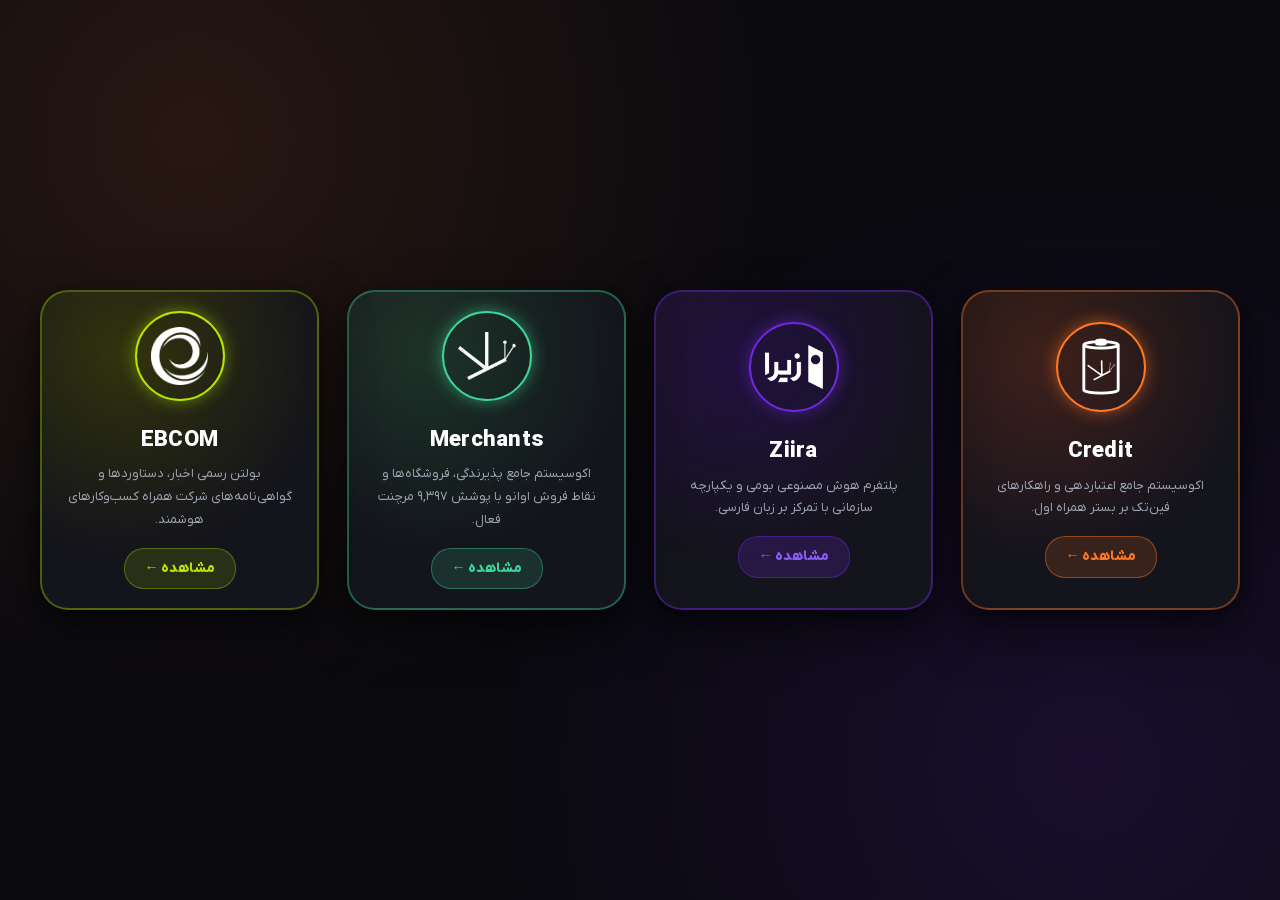
<file: index.html>
<!doctype html>
<html lang="fa" dir="rtl">
  <head>
    <meta charset="UTF-8" />
    <meta name="viewport" content="width=device-width, initial-scale=1.0" />
    <title>EBCOM</title>
    <meta
      name="description"
      content="مجموعه اینفوگرافیک محصولات شرکت همراه کسب‌وکارهای هوشمند"
    />

    <link rel="preconnect" href="https://fonts.googleapis.com" />
    <link rel="preconnect" href="https://fonts.gstatic.com" crossorigin />
    <link
      href="https://fonts.googleapis.com/css2?family=Vazirmatn:wght@300;400;500;600;700;800;900&display=swap"
      rel="stylesheet"
    />

    <link rel="stylesheet" href="assets/css/style.css" />
  </head>
  <body>
    <section id="infographics" class="section">
      <div class="container">
        <div class="grid">
          <!-- ===== کارت Credit ===== -->
          <article class="card card-credit">
            <a href="./infographics/Credit/index.html" class="card-link">
              <div class="card-icon">
                <img src="assets/images/battery.png" alt="لوگو Credit" />
              </div>
              <div class="card-body">
                <h3>Credit</h3>
                <p>
                  اکوسیستم جامع اعتباردهی و راهکارهای فین‌تک بر بستر همراه اول.
                </p>
                <span class="card-cta">مشاهده ←</span>
              </div>
            </a>
          </article>

          <!-- ===== کارت Ziira ===== -->
          <article class="card card-ziira">
            <a href="./infographics/Ziira/index.html" class="card-link">
              <div class="card-icon">
                <img src="assets/images/Ziira.png" alt="لوگو Ziira" />
              </div>
              <div class="card-body">
                <h3>Ziira</h3>
                <p>
                  پلتفرم هوش مصنوعی بومی و یکپارچه سازمانی با تمرکز بر زبان
                  فارسی.
                </p>
                <span class="card-cta">مشاهده ←</span>
              </div>
            </a>
          </article>

          <!-- ===== کارت Ewano Merchant ===== -->
          <article class="card card-ewano">
            <a href="./infographics/Merchants/index.html" class="card-link">
              <div class="card-icon">
                <img src="assets/images/Ewano.png" alt="لوگو Ewano" />
              </div>
              <div class="card-body">
                <h3>Merchants</h3>
                <p>
                  اکوسیستم جامع پذیرندگی، فروشگاه‌ها و نقاط فروش اوانو با پوشش
                  ۹,۳۹۷ مرچنت فعال.
                </p>
                <span class="card-cta">مشاهده ←</span>
              </div>
            </a>
          </article>

          <!-- ===== کارت EBCOM News ===== -->
          <article class="card card-ebcom">
            <a href="./infographics/Ebcom/index.html" class="card-link">
              <div class="card-icon">
                <img src="assets/images/ebcom-sign.png" alt="لوگو EBCOM" />
              </div>
              <div class="card-body">
                <h3>EBCOM</h3>
                <p>
                  بولتن رسمی اخبار، دستاوردها و گواهی‌نامه‌های شرکت همراه
                  کسب‌وکارهای هوشمند.
                </p>
                <span class="card-cta">مشاهده ←</span>
              </div>
            </a>
          </article>
        </div>
      </div>
    </section>

    <script src="assets/js/main.js"></script>
  </body>
</html>
</file>
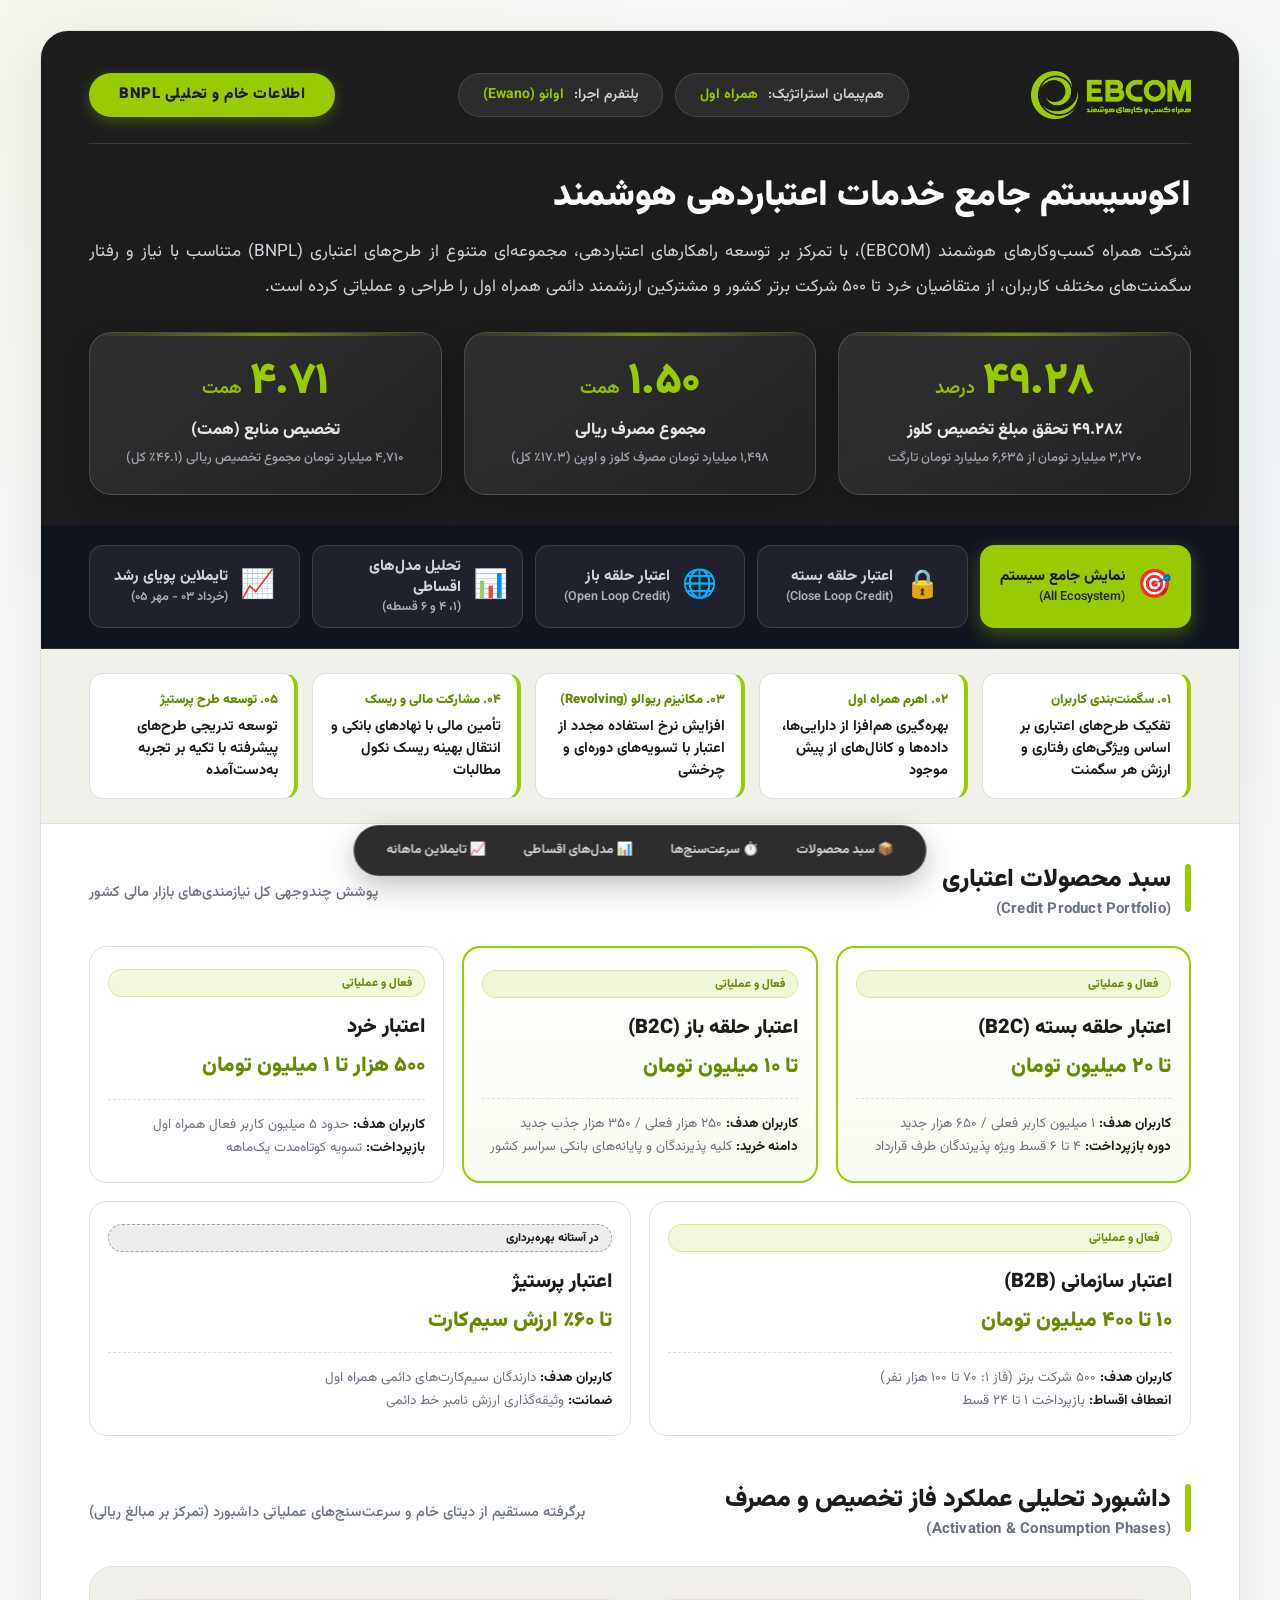
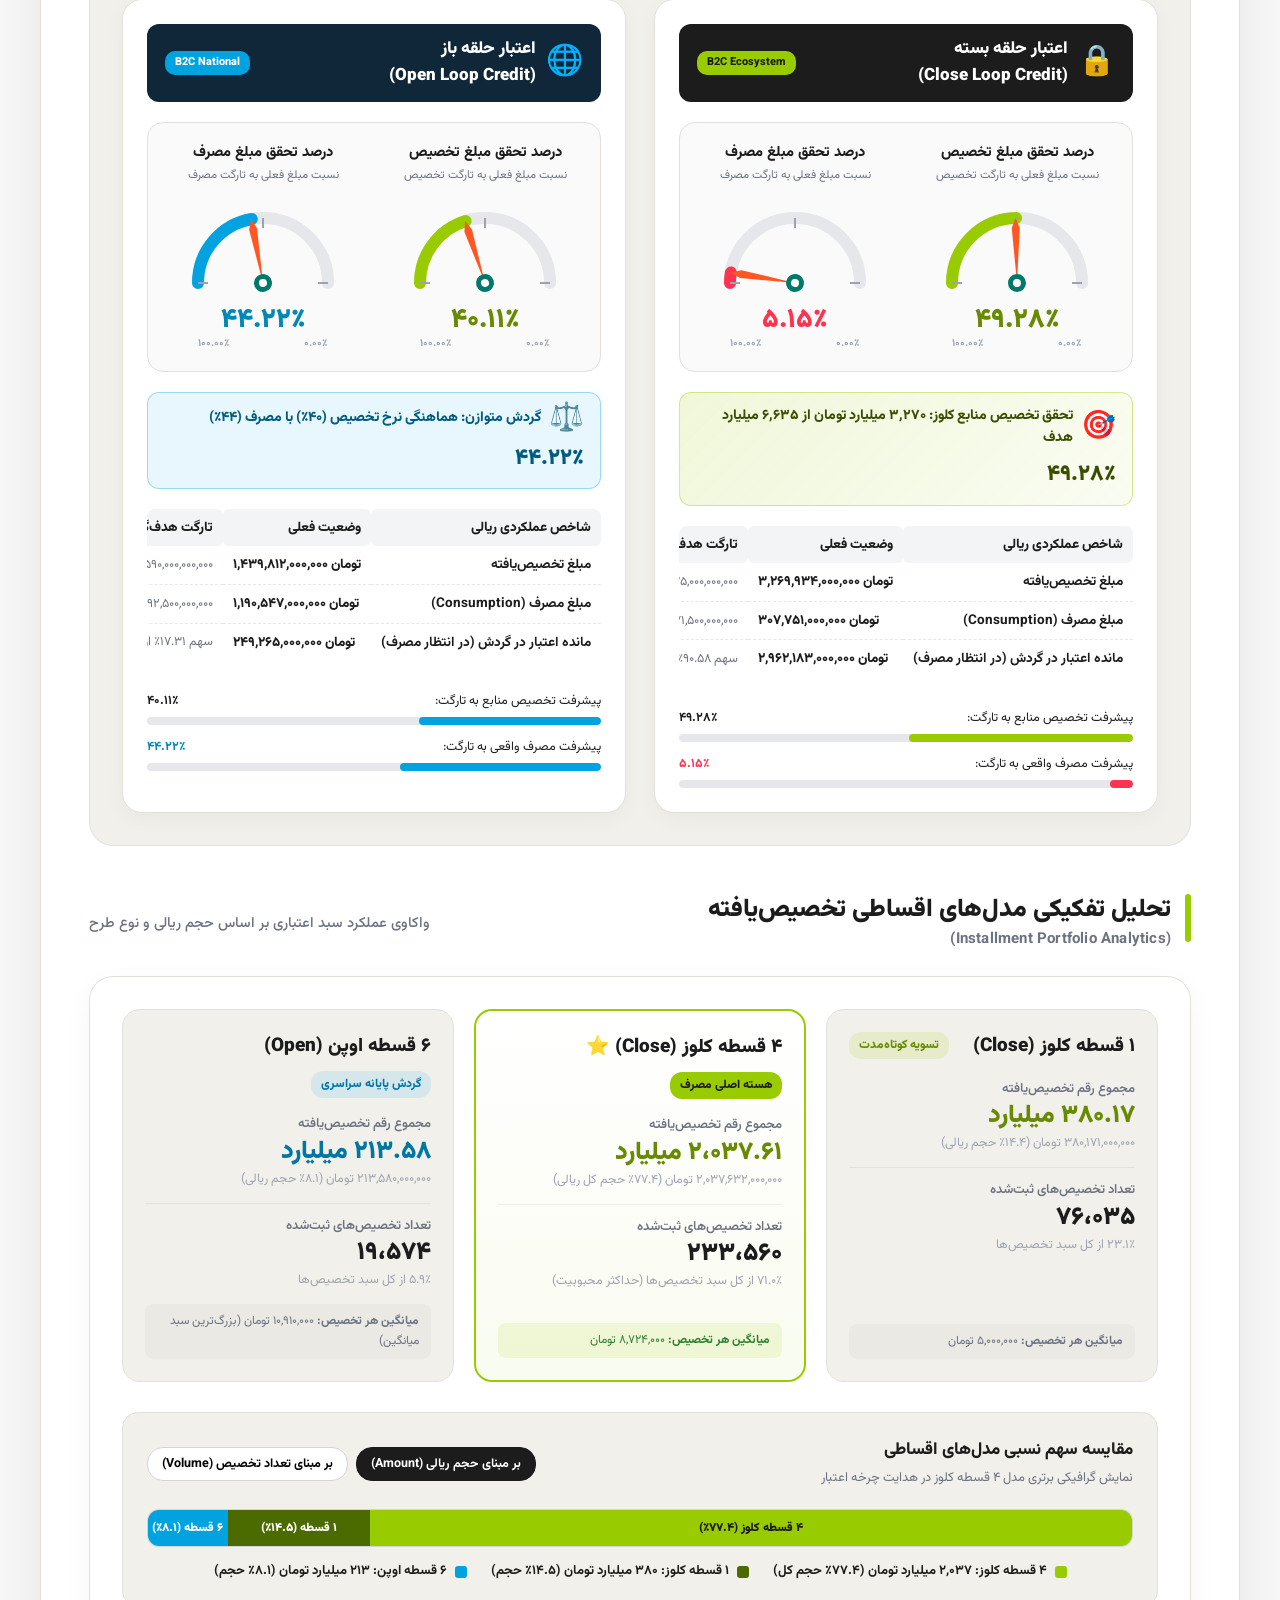
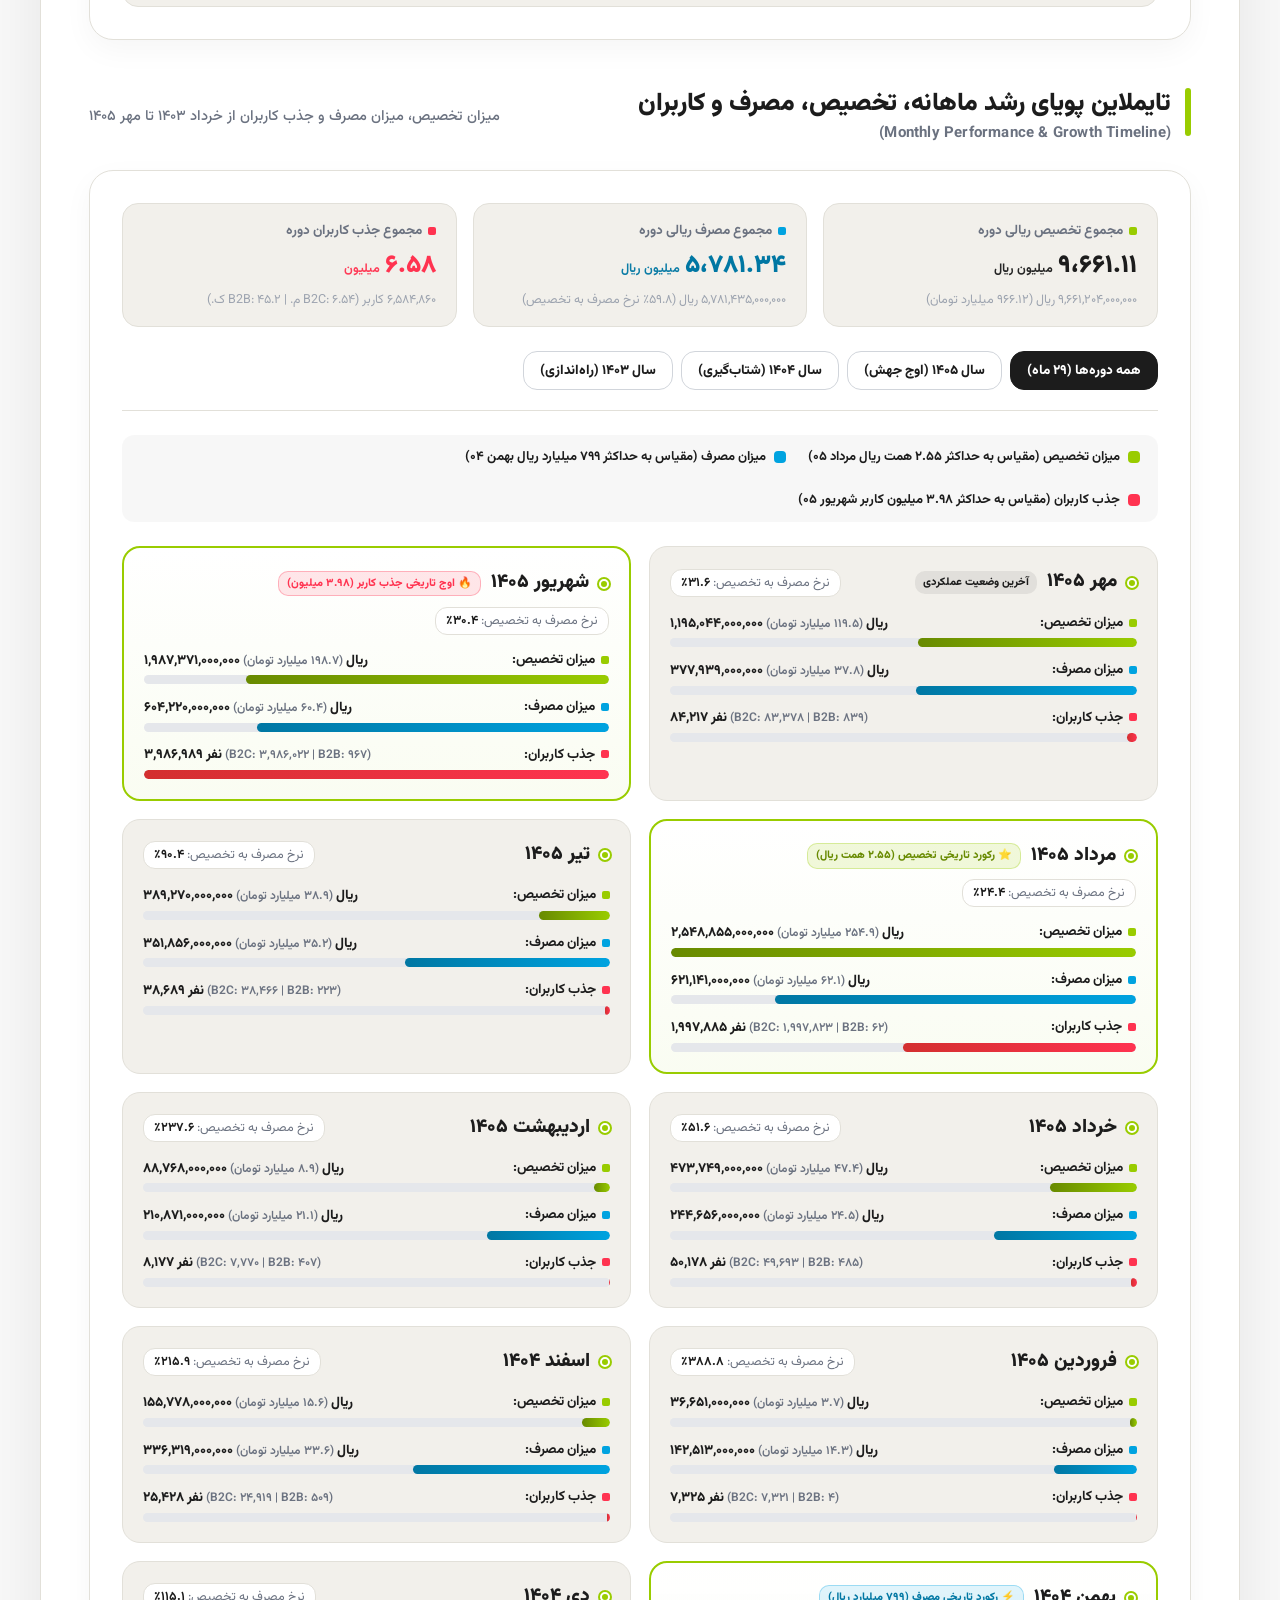
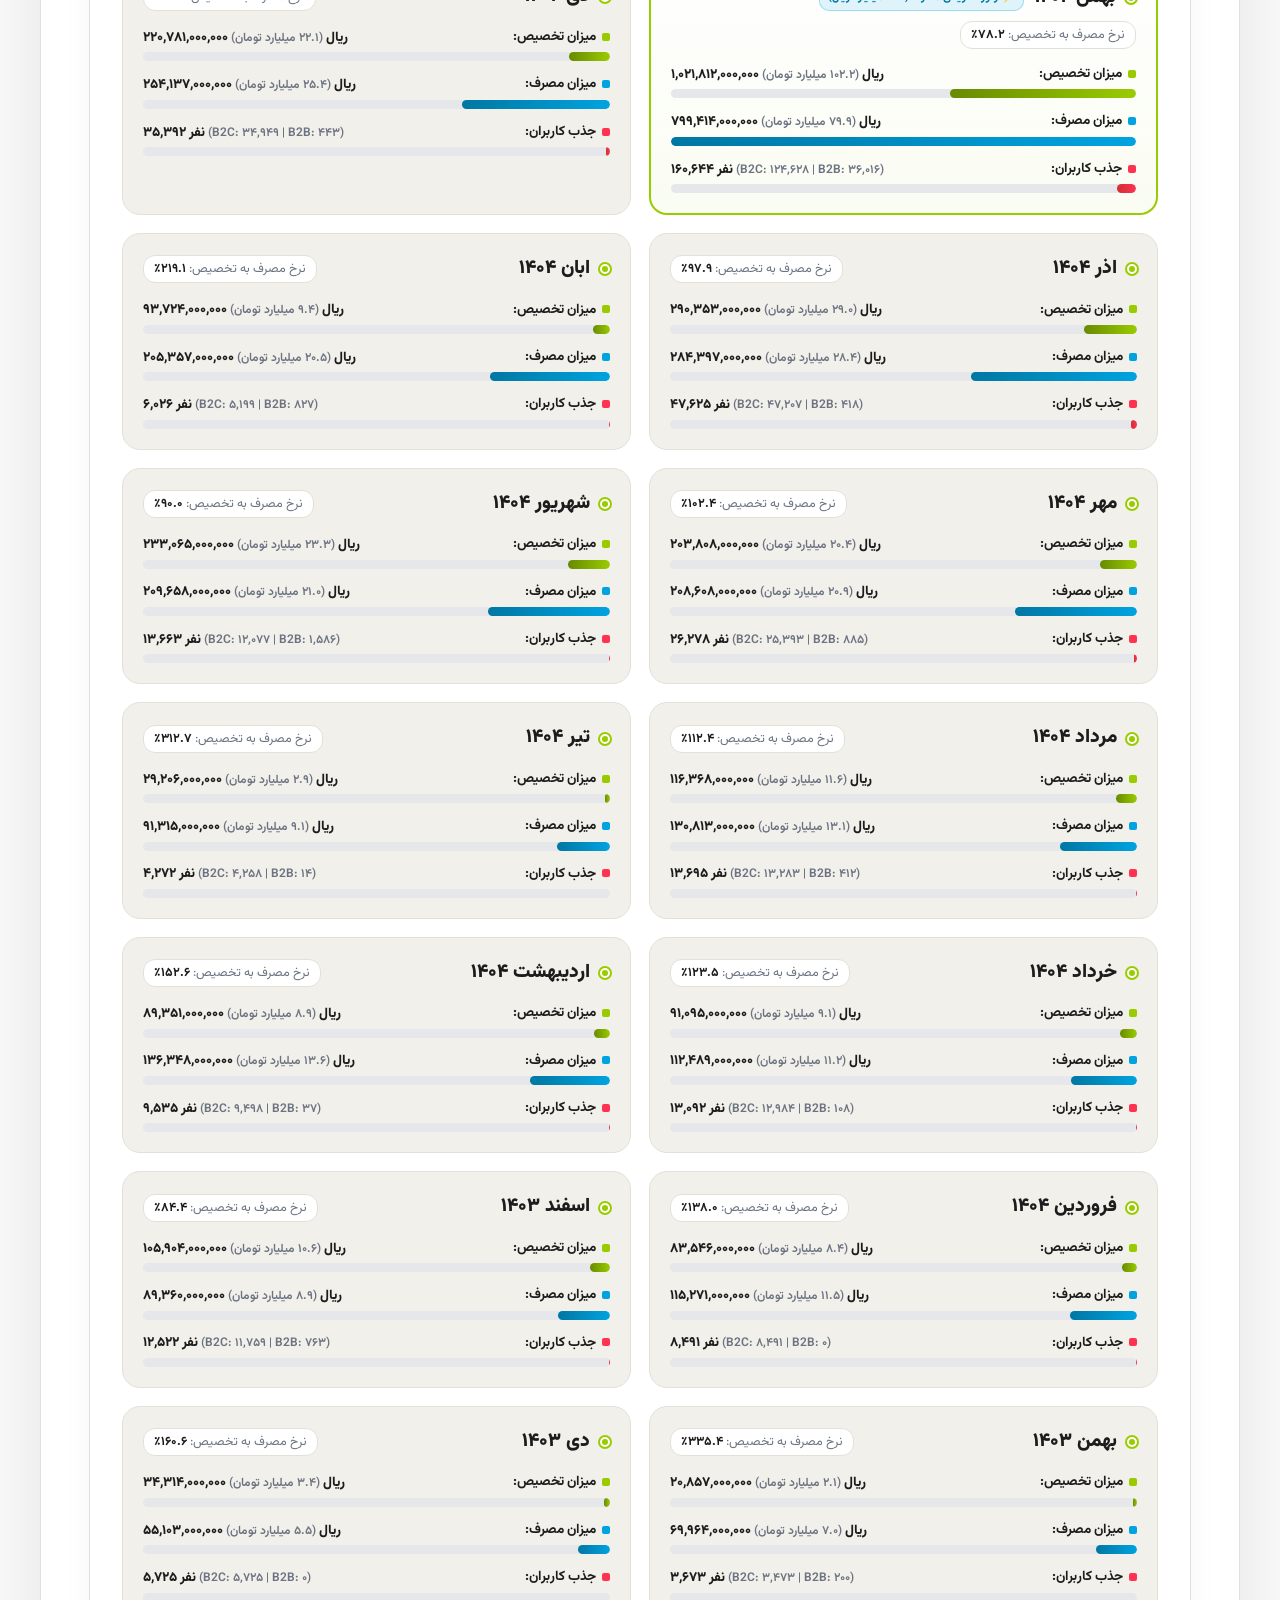
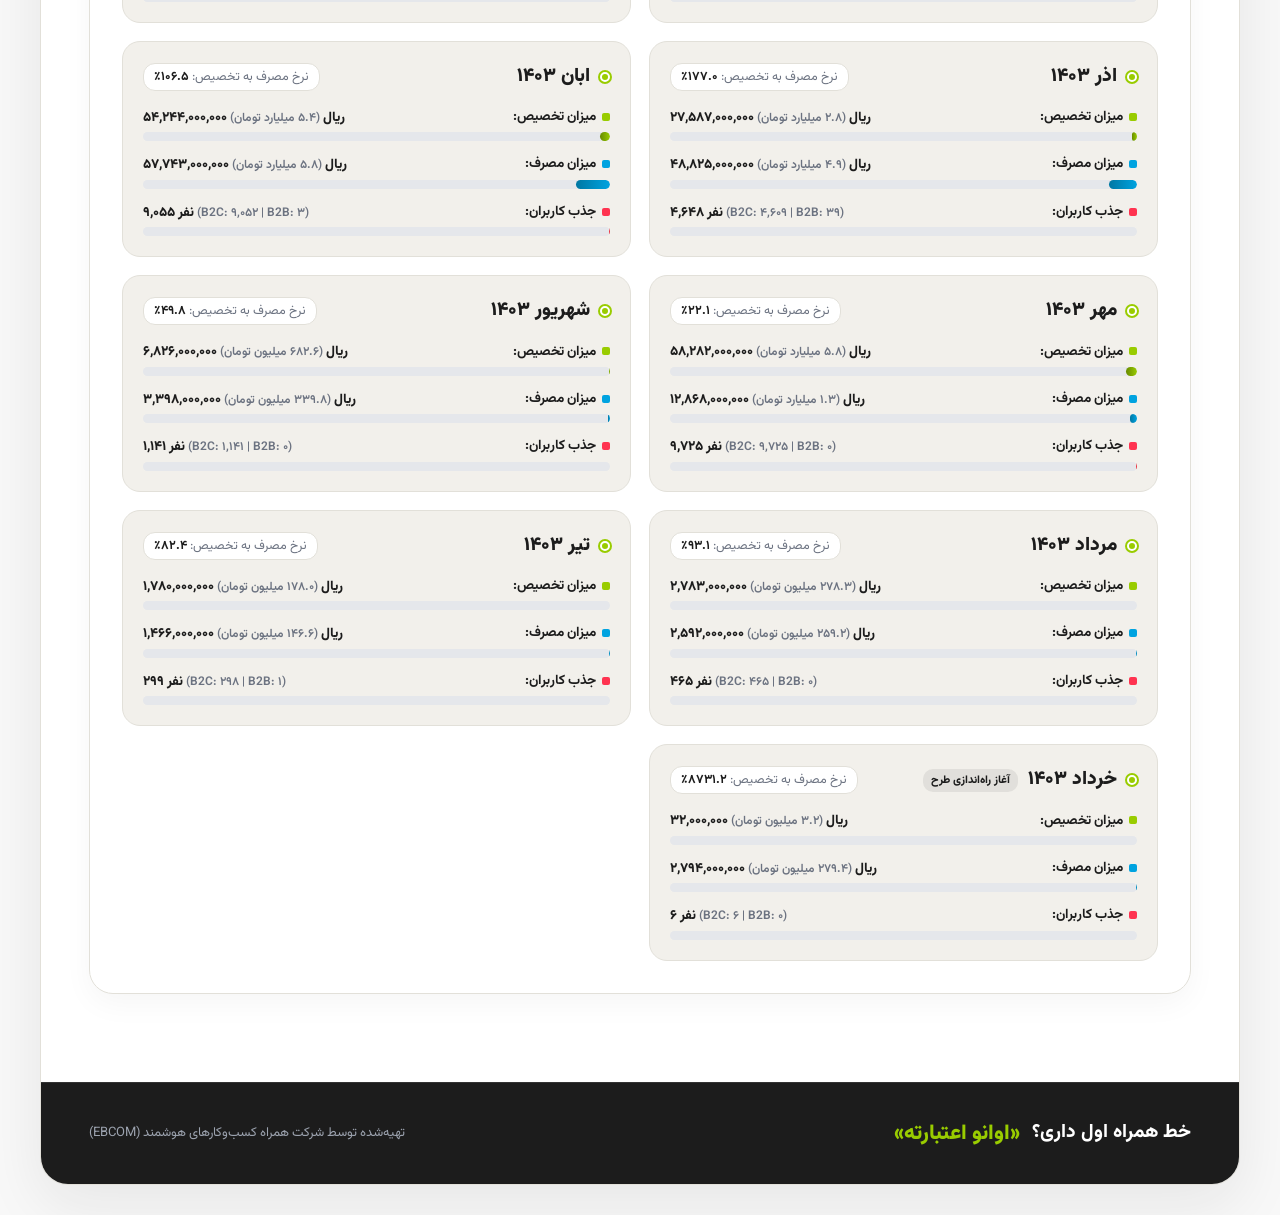
<file: infographics/Credit/index.html>
<!doctype html>
<html lang="fa" dir="rtl">
  <head>
    <meta charset="UTF-8" />
    <meta name="viewport" content="width=device-width, initial-scale=1.0" />
    <title>داشبورد راهبردی و اینفوگرافیک تحلیلی اکوسیستم اعتبار EBCOM</title>
    <link rel="preconnect" href="https://fonts.googleapis.com" />
    <link rel="preconnect" href="https://fonts.gstatic.com" crossorigin />
    <link
      href="https://fonts.googleapis.com/css2?family=Vazirmatn:wght@300;400;500;600;700;800;900&display=swap"
      rel="stylesheet"
    />
    <style>
      :root {
        --sheen-green: #99cc00;
        --sheen-green-dark: #688a00;
        --sheen-green-light: rgba(153, 204, 0, 0.14);
        --eerie-black: #1c1c1c;
        --cultured: #f8f8f8;
        --snow-white: #f2f0eb;
        --sizzling-red: #ff3350;
        --sizzling-red-light: rgba(255, 51, 80, 0.12);
        --mci-cyan: #00a3e0;
        --mci-cyan-light: rgba(0, 163, 224, 0.12);
        --border-color: #e2e0d9;
        --border-dark: #333333;
        --text-muted: #6b7280;
        --text-dark: #1c1c1c;
        --card-bg: #ffffff;
        --font-family:
          "Vazirmatn", -apple-system, BlinkMacSystemFont, "Segoe UI", Roboto,
          sans-serif;
      }

      * {
        box-sizing: border-box;
        margin: 0;
        padding: 0;
      }

      body {
        background-color: var(--cultured);
        font-family: var(--font-family);
        color: var(--text-dark);
        line-height: 1.6;
        padding: 30px 15px;
        display: flex;
        justify-content: center;
        font-size: 17px;
        background-image:
          radial-gradient(
            circle at 10% 10%,
            rgba(153, 204, 0, 0.05) 0%,
            transparent 40%
          ),
          radial-gradient(
            circle at 90% 40%,
            rgba(0, 163, 224, 0.04) 0%,
            transparent 40%
          ),
          radial-gradient(
            circle at 50% 85%,
            rgba(255, 51, 80, 0.03) 0%,
            transparent 45%
          );
        background-attachment: fixed;
      }

      .infographic-wrapper {
        width: 100%;
        max-width: 1200px;
        background: #ffffff;
        border-radius: 28px;
        box-shadow: 0 20px 60px rgba(28, 28, 28, 0.08);
        border: 1px solid var(--border-color);
        overflow: hidden;
        position: relative;
      }

      /* HEADER & OFFICIAL BRAND LOCKUP */
      .header {
        background: var(--eerie-black);
        color: #ffffff;
        padding: 40px 48px 30px 48px;
        position: relative;
      }

      .header-top {
        display: flex;
        justify-content: space-between;
        align-items: center;
        border-bottom: 1px solid rgba(255, 255, 255, 0.12);
        padding-bottom: 24px;
        margin-bottom: 28px;
        flex-wrap: wrap;
        gap: 20px;
      }

      .brand-lockup {
        display: flex;
        align-items: center;
        gap: 22px;
        flex-wrap: wrap;
      }

      .ebcom-logo-container {
        display: flex;
        align-items: center;
      }

      .ebcom-logo-img {
        height: 48px;
        width: auto;
        max-width: 240px;
        object-fit: contain;
        display: block;
      }

      .co-divider {
        width: 1px;
        height: 38px;
        background: rgba(255, 255, 255, 0.2);
      }

      .partner-logos {
        display: flex;
        align-items: center;
        justify-content: center;
        gap: 12px;
        font-size: 14px;
        font-weight: 600;
        color: #d1d5db;
        flex-wrap: nowrap;
      }

      .partner-pill {
        background: rgba(255, 255, 255, 0.07);
        padding: 10px 24px;
        border-radius: 25px;
        border: 1px solid rgba(255, 255, 255, 0.12);
        display: flex;
        align-items: center;
        justify-content: center;
        text-align: center;
        gap: 10px;
      }

      .partner-pill strong {
        color: var(--sheen-green);
      }

      .header-badge {
        background: var(--sheen-green);
        color: var(--eerie-black);
        font-weight: 900;
        font-size: 15px;
        padding: 10px 30px;
        border-radius: 30px;
        letter-spacing: 0.5px;
        box-shadow: 0 4px 15px rgba(153, 204, 0, 0.3);
        white-space: nowrap;
        text-align: center;
        display: flex;
        justify-content: center;
        align-items: center;
      }

      .hero-title-area {
        display: flex;
        flex-direction: column;
        gap: 26px;
        width: 100%;
        box-sizing: border-box;
      }

      .hero-text-block {
        width: 100%;
        max-width: 100%;
        box-sizing: border-box;
      }

      .hero-text-block h1 {
        font-size: 36px;
        font-weight: 900;
        color: #ffffff;
        margin-bottom: 14px;
        line-height: 1.35;
      }

      .hero-text-block p {
        font-size: 17px;
        color: #d1d5db;
        font-weight: 400;
        line-height: 2.1;
        text-align: justify;
        text-justify: inter-word;
        width: 100%;
        margin: 0;
        box-sizing: border-box;
      }

      /* 3 Main Stat Boxes */
      .hero-stats-banner {
        display: grid;
        grid-template-columns: repeat(3, 1fr);
        gap: 22px;
        width: 100%;
        box-sizing: border-box;
      }

      .hero-stat-card {
        background: linear-gradient(
          145deg,
          rgba(255, 255, 255, 0.09) 0%,
          rgba(255, 255, 255, 0.03) 100%
        );
        border: 1px solid rgba(255, 255, 255, 0.16);
        border-radius: 22px;
        padding: 26px 24px;
        text-align: center;
        backdrop-filter: blur(14px);
        transition: all 0.3s cubic-bezier(0.16, 1, 0.3, 1);
        display: flex;
        flex-direction: column;
        justify-content: center;
        align-items: center;
        box-shadow: 0 10px 28px rgba(0, 0, 0, 0.22);
        width: 100%;
        box-sizing: border-box;
        position: relative;
        overflow: hidden;
      }

      .hero-stat-card::before {
        content: "";
        position: absolute;
        top: 0;
        left: 0;
        right: 0;
        height: 3px;
        background: linear-gradient(
          90deg,
          transparent,
          var(--sheen-green),
          transparent
        );
        opacity: 0.6;
      }

      .hero-stat-card:hover {
        transform: translateY(-4px);
        border-color: var(--sheen-green);
        box-shadow: 0 16px 36px rgba(153, 204, 0, 0.22);
        background: linear-gradient(
          145deg,
          rgba(255, 255, 255, 0.14) 0%,
          rgba(153, 204, 0, 0.06) 100%
        );
      }

      .hero-stat-num {
        font-size: 44px;
        font-weight: 900;
        color: var(--sheen-green);
        line-height: 1.1;
        letter-spacing: -0.5px;
        display: flex;
        align-items: baseline;
        justify-content: center;
        gap: 4px;
      }

      .hero-stat-unit {
        font-size: 18px;
        font-weight: 700;
        color: var(--sheen-green);
        display: inline-block;
        vertical-align: baseline;
        letter-spacing: 0;
        opacity: 0.92;
        margin-right: 4px;
      }

      .hero-stat-label {
        font-size: 16.5px;
        color: #e5e7eb;
        margin-top: 10px;
        font-weight: 800;
      }

      .hero-stat-subtitle {
        font-size: 13px;
        color: #9ca3af;
        margin-top: 5px;
        font-weight: 500;
        line-height: 1.5;
      }

      /* INTERACTIVE NAV TABS */
      .interactive-tabs-bar {
        display: grid;
        grid-template-columns: repeat(5, 1fr);
        gap: 12px;
        padding: 20px 48px;
        background: #111520;
        border-bottom: 1px solid rgba(255, 255, 255, 0.1);
        width: 100%;
        box-sizing: border-box;
        align-items: stretch;
      }

      .nav-tab-btn {
        background: rgba(255, 255, 255, 0.06);
        border: 1px solid rgba(255, 255, 255, 0.12);
        color: #d1d5db;
        padding: 11px 14px;
        border-radius: 14px;
        cursor: pointer;
        font-family: var(--font-family);
        transition: all 0.25s ease;
        white-space: normal;
        display: flex;
        align-items: center;
        justify-content: center;
        gap: 12px;
        width: 100%;
        text-align: right;
        box-sizing: border-box;
      }

      .nav-tab-btn * {
        pointer-events: none;
      }

      .nav-tab-icon {
        font-size: 28px;
        line-height: 1;
        display: flex;
        align-items: center;
        justify-content: center;
        flex-shrink: 0;
      }

      .nav-tab-text {
        display: flex;
        flex-direction: column;
        justify-content: center;
        line-height: 1.35;
        text-align: right;
      }

      .nav-tab-main {
        font-size: 15px;
        font-weight: 800;
        color: inherit;
      }

      .nav-tab-sub {
        font-size: 12.5px;
        font-weight: 600;
        opacity: 0.8;
        color: inherit;
        margin-top: 1px;
      }

      .nav-tab-btn:hover {
        background: rgba(255, 255, 255, 0.12);
        color: #ffffff;
        transform: translateY(-2px);
      }

      .nav-tab-btn.active {
        background: var(--sheen-green);
        color: var(--eerie-black);
        border-color: var(--sheen-green);
        box-shadow: 0 6px 18px rgba(153, 204, 0, 0.35);
      }

      .nav-tab-btn.active .nav-tab-sub {
        opacity: 0.92;
        color: var(--eerie-black);
      }

      /* STRATEGIC PILLARS BAR */
      .pillars-container {
        display: grid;
        grid-template-columns: repeat(5, 1fr);
        gap: 14px;
        padding: 24px 48px;
        background: var(--snow-white);
        border-bottom: 1px solid var(--border-color);
        width: 100%;
        box-sizing: border-box;
      }

      .pillar-card {
        background: #ffffff;
        padding: 16px;
        border-radius: 14px;
        border: 1px solid var(--border-color);
        border-right: 4px solid var(--sheen-green);
        display: flex;
        flex-direction: column;
        gap: 6px;
        transition:
          transform 0.2s ease,
          box-shadow 0.2s ease;
        cursor: default;
      }

      .pillar-card:hover {
        transform: translateY(-2px);
        box-shadow: 0 6px 16px rgba(0, 0, 0, 0.06);
      }

      .pillar-num {
        font-size: 13px;
        font-weight: 900;
        color: var(--sheen-green-dark);
      }

      .pillar-text {
        font-size: 14.5px;
        font-weight: 700;
        color: var(--eerie-black);
        line-height: 1.5;
      }

      /* CONTENT BODY */
      .content-body {
        padding: 40px 48px;
      }

      .section-title {
        display: flex;
        align-items: center;
        gap: 14px;
        margin-bottom: 24px;
        flex-wrap: wrap;
      }

      .section-title .bar {
        width: 6px;
        height: 48px;
        background: var(--sheen-green);
        border-radius: 4px;
        flex-shrink: 0;
        align-self: stretch;
      }

      .section-title-headings {
        display: flex;
        flex-direction: column;
        gap: 3px;
        justify-content: center;
        min-width: 0;
      }

      .section-title h2 {
        font-size: 25px;
        font-weight: 900;
        color: var(--eerie-black);
        line-height: 1.25;
        margin: 0;
      }

      .section-title-en {
        font-size: 15px;
        font-weight: 700;
        color: #6b7280;
        direction: ltr;
        text-align: right;
        letter-spacing: 0.2px;
      }

      .section-title .section-desc {
        font-size: 14.5px;
        color: var(--text-muted);
        font-weight: 500;
        margin-right: auto;
        align-self: center;
      }

      /* SECTION 1: PRODUCTS GRID */
      .products-grid {
        display: grid;
        grid-template-columns: repeat(6, 1fr);
        gap: 18px;
        margin-bottom: 48px;
        width: 100%;
        box-sizing: border-box;
      }

      .products-grid > :nth-child(1),
      .products-grid > :nth-child(2),
      .products-grid > :nth-child(3) {
        grid-column: span 2;
      }

      .products-grid > :nth-child(4),
      .products-grid > :nth-child(5) {
        grid-column: span 3;
      }

      .prod-card {
        background: #ffffff;
        border: 1px solid var(--border-color);
        border-radius: 18px;
        padding: 22px 18px;
        display: flex;
        flex-direction: column;
        justify-content: space-between;
        transition: all 0.25s ease;
        position: relative;
      }

      .prod-card:hover {
        box-shadow: 0 12px 28px rgba(0, 0, 0, 0.08);
        border-color: var(--sheen-green);
        transform: translateY(-3px);
      }

      .prod-card.featured {
        background: linear-gradient(
          180deg,
          #ffffff 0%,
          rgba(153, 204, 0, 0.05) 100%
        );
        border: 2px solid var(--sheen-green);
      }

      .prod-status {
        align-self: flex-start;
        font-size: 11.5px;
        font-weight: 800;
        padding: 4px 12px;
        border-radius: 14px;
        margin-bottom: 14px;
      }

      .status-active {
        background: var(--sheen-green-light);
        color: var(--sheen-green-dark);
        border: 1px solid rgba(153, 204, 0, 0.3);
      }

      .status-pipeline {
        background: rgba(28, 28, 28, 0.08);
        color: var(--eerie-black);
        border: 1px dashed #9ca3af;
      }

      .prod-name {
        font-size: 20px;
        font-weight: 900;
        color: var(--eerie-black);
        margin-bottom: 6px;
      }

      .prod-cap {
        font-size: 21px;
        font-weight: 900;
        color: var(--sheen-green-dark);
        margin-bottom: 14px;
      }

      .prod-meta {
        border-top: 1px dashed var(--border-color);
        padding-top: 14px;
        font-size: 13.5px;
        color: var(--text-muted);
        line-height: 1.7;
      }

      .prod-meta strong {
        color: var(--eerie-black);
      }

      /* SECTION 2: RAW DASHBOARD DATA - SPEEDOMETERS */
      .dashboard-showcase-box {
        background: var(--snow-white);
        border: 1px solid var(--border-color);
        border-radius: 24px;
        padding: 32px;
        margin-bottom: 48px;
        overflow: hidden;
        max-width: 100%;
        box-sizing: border-box;
      }

      .dual-scheme-grid {
        display: grid;
        grid-template-columns: repeat(2, minmax(0, 1fr));
        gap: 28px;
        width: 100%;
        align-items: stretch;
        transition: all 0.35s ease;
      }

      .dual-scheme-grid.single-panel,
      .dual-scheme-grid:has(.scheme-dashboard-panel:only-child) {
        grid-template-columns: minmax(0, 1fr) !important;
        max-width: 100% !important;
        width: 100% !important;
      }

      .dual-scheme-grid.single-panel .scheme-dashboard-panel {
        width: 100% !important;
        grid-column: 1 / -1 !important;
        padding: 32px 36px;
        box-sizing: border-box;
      }

      .dual-scheme-grid.single-panel .speedometers-row {
        display: grid;
        grid-template-columns: repeat(2, minmax(0, 1fr));
        justify-items: center;
        align-items: center;
        gap: 36px;
        padding: 28px 48px;
        width: 100%;
        box-sizing: border-box;
      }

      .dual-scheme-grid.single-panel .speedometer-svg-wrap {
        width: 230px;
        height: 145px;
      }

      .dual-scheme-grid.single-panel .gauge-digital-val {
        font-size: 32px;
      }

      .dual-scheme-grid.single-panel .phase-metrics-table {
        font-size: 14px;
        width: 100%;
      }

      .dual-scheme-grid.single-panel .phase-metrics-table th,
      .dual-scheme-grid.single-panel .phase-metrics-table td {
        padding: 12px 18px;
      }

      .scheme-dashboard-panel {
        background: #ffffff;
        border: 1px solid var(--border-color);
        border-radius: 20px;
        padding: 24px;
        box-shadow: 0 6px 20px rgba(0, 0, 0, 0.04);
        display: flex;
        flex-direction: column;
        gap: 20px;
        transition: all 0.3s ease;
        min-width: 0;
        max-width: 100%;
        box-sizing: border-box;
        overflow: visible;
      }

      .scheme-dashboard-panel:hover {
        box-shadow: 0 12px 30px rgba(0, 0, 0, 0.08);
      }

      .panel-header-banner {
        background: var(--eerie-black);
        color: #ffffff;
        padding: 12px 18px;
        border-radius: 12px;
        display: flex;
        justify-content: space-between;
        align-items: center;
      }

      .panel-header-title {
        font-size: 17px;
        font-weight: 900;
        display: flex;
        align-items: center;
        gap: 10px;
      }

      .panel-header-title span:first-child {
        font-size: 30px;
        line-height: 1;
        display: inline-flex;
        align-items: center;
        justify-content: center;
      }

      .panel-header-badge {
        font-size: 11px;
        font-weight: 800;
        padding: 3px 10px;
        border-radius: 10px;
        background: var(--sheen-green);
        color: var(--eerie-black);
      }

      .speedometers-row {
        display: grid;
        grid-template-columns: repeat(2, minmax(0, 1fr));
        gap: 16px;
        background: #fafafa;
        border: 1px solid var(--border-color);
        border-radius: 16px;
        padding: 18px 12px;
        min-width: 0;
      }

      .gauge-widget {
        display: flex;
        flex-direction: column;
        align-items: center;
        text-align: center;
        position: relative;
        min-width: 0;
      }

      .gauge-title-badge {
        font-size: 14.5px;
        font-weight: 800;
        color: var(--eerie-black);
        margin-bottom: 2px;
      }

      .gauge-sub-badge {
        font-size: 11.5px;
        color: var(--text-muted);
        margin-bottom: 8px;
      }

      .speedometer-svg-wrap {
        width: 180px;
        height: 120px;
        position: relative;
        max-width: 100%;
      }

      .speedometer-svg {
        width: 100%;
        height: 100%;
      }

      .gauge-needle {
        transform-origin: 90px 85px;
        transform: rotate(-90deg);
        transition: transform 1.8s cubic-bezier(0.34, 1.25, 0.64, 1);
      }

      .gauge-needle.quivering {
        animation: needle-quiver 2.4s ease-in-out infinite;
      }

      @keyframes needle-quiver {
        0% {
          transform: rotate(var(--target-angle, -90deg));
        }
        18% {
          transform: rotate(calc(var(--target-angle, -90deg) + 0.9deg));
        }
        36% {
          transform: rotate(calc(var(--target-angle, -90deg) - 0.75deg));
        }
        54% {
          transform: rotate(calc(var(--target-angle, -90deg) + 0.55deg));
        }
        72% {
          transform: rotate(calc(var(--target-angle, -90deg) - 0.35deg));
        }
        88% {
          transform: rotate(calc(var(--target-angle, -90deg) + 0.2deg));
        }
        100% {
          transform: rotate(var(--target-angle, -90deg));
        }
      }

      .gauge-progress-arc {
        stroke-dasharray: 205;
        stroke-dashoffset: 205;
        transition: stroke-dashoffset 1.8s cubic-bezier(0.25, 1, 0.5, 1);
      }

      .gauge-digital-val {
        font-size: 27px;
        font-weight: 900;
        margin-top: -6px;
        line-height: 1;
      }

      .gauge-digital-val.green-val {
        color: var(--sheen-green-dark);
      }

      .gauge-digital-val.red-val {
        color: var(--sizzling-red);
      }

      .gauge-limits {
        display: flex;
        justify-content: space-between;
        width: 130px;
        font-size: 10.5px;
        color: #9ca3af;
        font-weight: 700;
        margin-top: 2px;
      }

      /* TABLE SCROLL WRAPPER */
      .table-scroll-wrapper {
        width: 100%;
        overflow-x: auto;
        overflow-y: hidden;
        -webkit-overflow-scrolling: touch;
        border-radius: 8px;
        padding-bottom: 4px;
      }

      .table-scroll-wrapper::-webkit-scrollbar {
        height: 6px;
      }

      .table-scroll-wrapper::-webkit-scrollbar-track {
        background: #f3f4f6;
        border-radius: 3px;
      }

      .table-scroll-wrapper::-webkit-scrollbar-thumb {
        background: #d1d5db;
        border-radius: 3px;
      }

      .table-scroll-wrapper::-webkit-scrollbar-thumb:hover {
        background: #9ca3af;
      }

      .phase-metrics-table {
        width: 100%;
        min-width: 520px;
        border-collapse: collapse;
        font-size: 13.5px;
      }

      .phase-metrics-table th {
        background: #f3f4f6;
        color: var(--eerie-black);
        font-weight: 800;
        text-align: right;
        padding: 8px 10px;
        border-radius: 6px;
        white-space: nowrap;
      }

      .phase-metrics-table td {
        padding: 8px 10px;
        border-bottom: 1px dashed #e5e7eb;
        white-space: nowrap;
      }

      .phase-metrics-table tr:last-child td {
        border-bottom: none;
      }

      .val-cell {
        font-weight: 800;
        color: var(--eerie-black);
        direction: ltr;
        text-align: left;
      }

      .target-cell {
        color: var(--text-muted);
        font-size: 12.5px;
      }

      .kpi-progress-wrap {
        margin-top: 6px;
        display: flex;
        flex-direction: column;
        gap: 6px;
      }

      .kpi-progress-bar-bg {
        height: 8px;
        background: #e5e7eb;
        border-radius: 4px;
        overflow: hidden;
        position: relative;
      }

      .kpi-progress-bar-fill {
        height: 100%;
        border-radius: 4px;
        width: 0%;
        transition: width 1.8s cubic-bezier(0.25, 1, 0.5, 1);
      }

      .fill-green {
        background: var(--sheen-green);
      }

      .fill-red {
        background: var(--sizzling-red);
      }

      .fill-cyan {
        background: var(--mci-cyan);
      }

      .highlight-card-row {
        background: linear-gradient(
          135deg,
          rgba(153, 204, 0, 0.15) 0%,
          rgba(153, 204, 0, 0.05) 100%
        );
        border: 1px solid rgba(153, 204, 0, 0.4);
        border-radius: 12px;
        padding: 12px 16px;
        display: flex;
        align-items: center;
        justify-content: space-between;
        flex-wrap: wrap;
        gap: 8px;
      }

      .highlight-badge-title {
        font-size: 14px;
        font-weight: 800;
        color: #3b4e00;
        display: flex;
        align-items: center;
        gap: 8px;
      }

      .highlight-badge-title span:first-child {
        font-size: 28px;
        line-height: 1;
        display: inline-flex;
        align-items: center;
        justify-content: center;
      }

      .highlight-badge-num {
        font-size: 22px;
        font-weight: 900;
        color: #3b4e00;
      }

      /* SECTION 3: INSTALLMENTS BREAKDOWN */
      .installments-analytics-box {
        background: #ffffff;
        border: 1px solid var(--border-color);
        border-radius: 24px;
        padding: 32px;
        margin-bottom: 48px;
        box-shadow: 0 10px 30px rgba(0, 0, 0, 0.04);
      }

      .installment-cards-grid {
        display: grid;
        grid-template-columns: repeat(3, 1fr);
        gap: 20px;
        margin-bottom: 30px;
      }

      .inst-card {
        background: var(--snow-white);
        border: 1px solid var(--border-color);
        border-radius: 18px;
        padding: 22px;
        display: flex;
        flex-direction: column;
        justify-content: space-between;
        position: relative;
        overflow: hidden;
        transition: all 0.25s ease;
      }

      .inst-card:hover {
        transform: translateY(-3px);
        box-shadow: 0 10px 24px rgba(0, 0, 0, 0.07);
      }

      .inst-card.plan-4-close {
        border: 2px solid var(--sheen-green);
        background: linear-gradient(
          180deg,
          #ffffff 0%,
          rgba(153, 204, 0, 0.06) 100%
        );
      }

      .inst-header {
        display: flex;
        justify-content: space-between;
        align-items: flex-start;
        margin-bottom: 16px;
        flex-wrap: wrap;
        gap: 8px;
      }

      .inst-title {
        font-size: 19px;
        font-weight: 900;
        color: var(--eerie-black);
      }

      .inst-tag {
        font-size: 12px;
        font-weight: 800;
        padding: 4px 10px;
        border-radius: 12px;
      }

      .tag-close {
        background: var(--sheen-green-light);
        color: var(--sheen-green-dark);
      }

      .tag-open {
        background: var(--mci-cyan-light);
        color: #0077a3;
      }

      .inst-stat-group {
        margin-bottom: 14px;
      }

      .inst-stat-label {
        font-size: 13px;
        color: var(--text-muted);
        font-weight: 600;
      }

      .inst-stat-val {
        font-size: 25px;
        font-weight: 900;
        color: var(--eerie-black);
        line-height: 1.2;
        margin-top: 2px;
      }

      .inst-stat-sub {
        font-size: 12.5px;
        color: #9ca3af;
        margin-top: 2px;
      }

      .inst-divider {
        height: 1px;
        background: rgba(0, 0, 0, 0.06);
        margin: 12px 0;
      }

      .inst-visualizer-container {
        background: var(--snow-white);
        border-radius: 16px;
        padding: 24px;
        border: 1px solid var(--border-color);
      }

      .viz-header {
        display: flex;
        justify-content: space-between;
        align-items: center;
        margin-bottom: 18px;
        flex-wrap: wrap;
        gap: 12px;
      }

      .viz-header h3 {
        font-size: 17px;
        font-weight: 800;
      }

      .viz-toggle-group {
        display: flex;
        gap: 8px;
      }

      .viz-btn {
        padding: 6px 14px;
        border-radius: 16px;
        border: 1px solid #d1d5db;
        background: #ffffff;
        font-size: 12.5px;
        font-weight: 700;
        cursor: pointer;
        font-family: var(--font-family);
        transition: all 0.2s ease;
      }

      .viz-btn.active {
        background: var(--eerie-black);
        color: #ffffff;
        border-color: var(--eerie-black);
      }

      .stacked-bar-container {
        margin-top: 14px;
      }

      .stacked-bar {
        height: 38px;
        border-radius: 12px;
        display: flex;
        overflow: hidden;
        border: 1px solid rgba(0, 0, 0, 0.08);
        background: #e5e7eb;
      }

      .stack-segment {
        height: 100%;
        display: flex;
        align-items: center;
        justify-content: center;
        color: #ffffff;
        font-weight: 900;
        font-size: 12px;
        transition: width 1.2s ease-out;
        position: relative;
        cursor: pointer;
      }

      .seg-1-close {
        background: #4b6b00;
      }

      .seg-4-close {
        background: var(--sheen-green);
        color: var(--eerie-black);
      }

      .seg-6-open {
        background: var(--mci-cyan);
      }

      .stacked-legend {
        display: flex;
        justify-content: center;
        gap: 24px;
        margin-top: 14px;
        flex-wrap: wrap;
        font-size: 13px;
        font-weight: 700;
      }

      .legend-item {
        display: flex;
        align-items: center;
        gap: 8px;
      }

      .legend-dot {
        width: 12px;
        height: 12px;
        border-radius: 3px;
      }

      /* SECTION 4: TIMELINE ANALYTICS */
      .timeline-analytics-box {
        background: #ffffff;
        border: 1px solid var(--border-color);
        border-radius: 24px;
        padding: 32px;
        margin-bottom: 48px;
        box-shadow: 0 10px 30px rgba(0, 0, 0, 0.04);
      }

      .tl-header-controls {
        display: flex;
        justify-content: space-between;
        align-items: center;
        flex-wrap: wrap;
        gap: 16px;
        margin-bottom: 24px;
        padding-bottom: 20px;
        border-bottom: 1px solid var(--border-color);
      }

      .tl-kpi-summary-strip {
        display: grid;
        grid-template-columns: repeat(3, 1fr);
        gap: 16px;
        margin-bottom: 24px;
        width: 100%;
      }

      .tl-kpi-card {
        background: var(--snow-white);
        border: 1px solid var(--border-color);
        border-radius: 16px;
        padding: 16px 20px;
        display: flex;
        flex-direction: column;
        gap: 4px;
      }

      .tl-kpi-title {
        font-size: 13.5px;
        color: var(--text-muted);
        font-weight: 700;
        display: flex;
        align-items: center;
        gap: 6px;
      }

      .tl-kpi-val {
        font-size: 25px;
        font-weight: 900;
        color: var(--eerie-black);
      }

      .tl-stat-unit {
        font-size: 0.5em;
        font-family: inherit;
        color: inherit;
        font-weight: 700;
        display: inline-block;
        margin-right: 5px;
        vertical-align: baseline;
        opacity: 0.95;
      }

      .tl-kpi-sub {
        font-size: 12.5px;
        color: #9ca3af;
      }

      .tl-filters-group {
        display: flex;
        gap: 8px;
        flex-wrap: wrap;
        align-items: center;
      }

      .tl-filter-btn {
        padding: 8px 16px;
        border-radius: 14px;
        border: 1px solid #d1d5db;
        background: #ffffff;
        font-size: 13.5px;
        font-weight: 800;
        cursor: pointer;
        font-family: var(--font-family);
        transition: all 0.2s ease;
        color: var(--eerie-black);
        white-space: nowrap;
        flex-shrink: 0;
      }

      .tl-filter-btn:hover {
        border-color: var(--sheen-green);
        background: var(--sheen-green-light);
      }

      .tl-filter-btn.active {
        background: var(--eerie-black);
        color: #ffffff;
        border-color: var(--eerie-black);
      }

      .tl-action-btn {
        padding: 8px 18px;
        border-radius: 14px;
        border: 1px solid var(--sheen-green-dark);
        background: var(--sheen-green);
        color: var(--eerie-black);
        font-size: 12.5px;
        font-weight: 900;
        cursor: pointer;
        font-family: var(--font-family);
        transition: all 0.25s ease;
        display: inline-flex;
        align-items: center;
        gap: 8px;
        box-shadow: 0 4px 12px rgba(153, 204, 0, 0.25);
      }

      .tl-action-btn:hover {
        transform: translateY(-2px);
        box-shadow: 0 6px 16px rgba(153, 204, 0, 0.35);
        background: #88b800;
      }

      .tl-legend-strip {
        display: flex;
        justify-content: flex-start;
        gap: 22px;
        margin-bottom: 24px;
        padding: 12px 18px;
        background: rgba(28, 28, 28, 0.03);
        border-radius: 12px;
        flex-wrap: wrap;
        font-size: 13px;
        font-weight: 700;
      }

      .tl-legend-item {
        display: flex;
        align-items: center;
        gap: 8px;
      }

      .tl-legend-dot {
        width: 12px;
        height: 12px;
        border-radius: 4px;
      }

      .tl-stream-container {
        display: grid;
        grid-template-columns: repeat(2, 1fr);
        gap: 18px;
        position: relative;
      }

      .tl-card-item {
        background: var(--snow-white);
        border: 1px solid var(--border-color);
        border-radius: 18px;
        padding: 20px;
        display: flex;
        flex-direction: column;
        gap: 14px;
        transition: all 0.25s ease;
        position: relative;
      }

      .tl-card-item:hover {
        transform: translateY(-3px);
        box-shadow: 0 8px 24px rgba(0, 0, 0, 0.07);
        border-color: var(--sheen-green);
        background: #ffffff;
      }

      .tl-card-item.featured-milestone {
        border: 2px solid var(--sheen-green);
        background: linear-gradient(
          180deg,
          #ffffff 0%,
          rgba(153, 204, 0, 0.05) 100%
        );
      }

      .tl-card-header {
        display: flex;
        justify-content: space-between;
        align-items: center;
        flex-wrap: wrap;
        gap: 8px;
      }

      .tl-month-title {
        display: flex;
        align-items: center;
        gap: 10px;
      }

      .tl-month-title h4 {
        font-size: 19px;
        font-weight: 900;
        color: var(--eerie-black);
      }

      .tl-dot {
        width: 10px;
        height: 10px;
        border-radius: 50%;
        background: var(--sheen-green);
        border: 2px solid #ffffff;
        box-shadow: 0 0 0 2px var(--sheen-green);
      }

      .tl-badge {
        font-size: 11px;
        font-weight: 800;
        padding: 3px 8px;
        border-radius: 10px;
        background: rgba(28, 28, 28, 0.08);
        color: var(--eerie-black);
      }

      .tl-badge.badge-peak {
        background: var(--sizzling-red-light);
        color: var(--sizzling-red);
        border: 1px solid rgba(255, 51, 80, 0.3);
      }

      .tl-badge.badge-record {
        background: var(--sheen-green-light);
        color: var(--sheen-green-dark);
        border: 1px solid rgba(153, 204, 0, 0.3);
      }

      .tl-badge.badge-cons {
        background: var(--mci-cyan-light);
        color: #0077a3;
        border: 1px solid rgba(0, 163, 224, 0.3);
      }

      .tl-ratio-pill {
        font-size: 12.5px;
        background: #ffffff;
        border: 1px solid var(--border-color);
        padding: 3px 10px;
        border-radius: 12px;
        color: var(--text-muted);
      }

      .tl-ratio-pill strong {
        color: var(--eerie-black);
      }

      .tl-metrics-container {
        display: flex;
        flex-direction: column;
        gap: 12px;
      }

      .tl-metric-row {
        display: flex;
        flex-direction: column;
        gap: 4px;
      }

      .tl-metric-meta {
        display: flex;
        justify-content: space-between;
        align-items: baseline;
        font-size: 13.5px;
        flex-wrap: wrap;
        gap: 4px;
      }

      .tl-metric-label {
        font-weight: 700;
        color: var(--text-dark);
        display: flex;
        align-items: center;
        gap: 6px;
      }

      .tl-icon-dot {
        width: 8px;
        height: 8px;
        border-radius: 2px;
        display: inline-block;
      }

      .alloc-dot {
        background: var(--sheen-green);
      }
      .cons-dot {
        background: var(--mci-cyan);
      }
      .users-dot {
        background: var(--sizzling-red);
      }

      .tl-metric-val {
        font-weight: 800;
        color: var(--eerie-black);
        direction: ltr;
        text-align: left;
      }

      .tl-metric-val small {
        font-size: 12px;
        color: var(--text-muted);
        font-weight: 600;
      }

      .tl-bar-bg {
        height: 9px;
        background: #e5e7eb;
        border-radius: 5px;
        overflow: hidden;
        position: relative;
      }

      .tl-bar-fill {
        height: 100%;
        border-radius: 5px;
        width: 0%;
        transition: width 1.3s cubic-bezier(0.25, 1, 0.5, 1);
      }

      .alloc-fill {
        background: linear-gradient(90deg, #688a00, #99cc00);
      }

      .cons-fill {
        background: linear-gradient(90deg, #0077a3, #00a3e0);
      }

      .users-fill {
        background: linear-gradient(90deg, #d32f2f, #ff3350);
      }

      /* FOOTER & BRAND ANCHOR */
      .footer {
        background: var(--eerie-black);
        color: #ffffff;
        padding: 34px 48px;
        display: flex;
        justify-content: space-between;
        align-items: center;
        flex-wrap: wrap;
        gap: 20px;
        border-top: 1px solid rgba(255, 255, 255, 0.1);
      }

      .footer-slogan {
        display: flex;
        align-items: center;
        gap: 12px;
        font-size: 19px;
        font-weight: 800;
      }

      .slogan-highlight {
        color: var(--sheen-green);
        font-size: 21px;
        font-weight: 900;
      }

      .footer-meta {
        font-size: 13px;
        color: #9ca3af;
        text-align: left;
        line-height: 1.6;
      }

      /* FLOATING QUICK CONTROLS */
      .floating-nav {
        position: fixed;
        bottom: 24px;
        left: 50%;
        transform: translateX(-50%);
        background: rgba(28, 28, 28, 0.92);
        backdrop-filter: blur(16px);
        padding: 8px 18px;
        border-radius: 30px;
        display: flex;
        gap: 10px;
        box-shadow: 0 10px 30px rgba(0, 0, 0, 0.25);
        border: 1px solid rgba(255, 255, 255, 0.15);
        z-index: 999;
      }

      .floating-btn {
        color: #d1d5db;
        font-size: 13px;
        font-weight: 700;
        text-decoration: none;
        padding: 6px 14px;
        border-radius: 20px;
        transition: all 0.2s ease;
        display: flex;
        align-items: center;
        gap: 6px;
      }

      .floating-btn:hover,
      .floating-btn.active {
        color: var(--eerie-black);
        background: var(--sheen-green);
      }

      /* ========== RESPONSIVE FIXES ========== */

      /* Tablet (max-width: 1024px) */
      @media (max-width: 1024px) {
        .header {
          padding: 32px 32px 24px 32px;
        }
        .hero-text-block h1 {
          font-size: 30px;
        }
        .hero-text-block p {
          font-size: 15.5px;
          line-height: 2;
        }
        .hero-stats-banner {
          grid-template-columns: repeat(auto-fit, minmax(200px, 1fr));
          gap: 16px;
        }
        .hero-stat-num {
          font-size: 34px;
        }
        .interactive-tabs-bar {
          grid-template-columns: repeat(3, 1fr);
          padding: 20px 32px;
          gap: 12px;
        }
        .pillars-container {
          grid-template-columns: repeat(3, 1fr);
          padding: 20px 32px;
          gap: 12px;
        }
        .pillars-container > :nth-child(4),
        .pillars-container > :nth-child(5) {
          grid-column: span 1;
        }
        .pillars-container > :nth-child(5) {
          grid-column: 1 / -1;
        }
        .content-body {
          padding: 32px 32px;
        }
        .products-grid {
          grid-template-columns: repeat(3, 1fr);
          gap: 14px;
        }
        .products-grid > :nth-child(1),
        .products-grid > :nth-child(2),
        .products-grid > :nth-child(3) {
          grid-column: span 1;
        }
        .products-grid > :nth-child(4),
        .products-grid > :nth-child(5) {
          grid-column: span 1;
        }
        .products-grid > :nth-child(4) {
          grid-column: span 2;
        }
        .dual-scheme-grid {
          grid-template-columns: 1fr !important;
        }
        .scheme-dashboard-panel {
          width: 100% !important;
        }
        .tl-stream-container {
          grid-template-columns: 1fr;
        }
        .tl-kpi-summary-strip {
          grid-template-columns: 1fr;
        }
        .installment-cards-grid {
          grid-template-columns: repeat(2, 1fr);
        }
        .footer {
          padding: 28px 32px;
          flex-direction: column;
          align-items: flex-start;
        }
        .footer-meta {
          text-align: right;
        }
        .dual-scheme-grid.single-panel .speedometers-row {
          grid-template-columns: 1fr;
          gap: 20px;
          padding: 20px 16px;
        }
        .dual-scheme-grid.single-panel .speedometer-svg-wrap {
          width: 200px;
          height: 125px;
        }
      }

      /* Mobile (max-width: 768px) */
      @media (max-width: 768px) {
        body {
          padding: 10px 8px;
          font-size: 15px;
        }
        .infographic-wrapper {
          border-radius: 18px;
        }
        .header {
          padding: 20px 16px 18px 16px;
        }
        .header-top {
          flex-direction: column;
          align-items: center;
          gap: 14px;
          padding-bottom: 16px;
          margin-bottom: 18px;
        }
        .brand-lockup {
          flex-wrap: wrap;
          gap: 12px;
        }
        .ebcom-logo-img {
          height: 36px;
          max-width: 160px;
        }
        .co-divider {
          height: 28px;
        }
        .partner-logos {
          display: flex;
          font-size: 12.5px;
          gap: 12px;
          width: 100%;
          align-items: center;
          justify-content: center;
          flex-wrap: wrap;
        }
        .partner-pill {
          padding: 6px 14px;
          font-size: 13px;
          width: 100%;
        }
        .header-badge {
          font-size: 13px;
          padding: 7px 18px;
          white-space: normal;
          width: 100%;
        }
        .hero-text-block h1 {
          font-size: 24px;
        }
        .hero-text-block p {
          font-size: 14px;
          line-height: 1.95;
          text-align: right;
        }
        .hero-stats-banner {
          grid-template-columns: 1fr;
          gap: 12px;
        }
        .hero-stat-card {
          padding: 18px 14px;
          border-radius: 16px;
        }
        .hero-stat-num {
          font-size: 30px;
        }
        .hero-stat-unit {
          font-size: 15px;
        }
        .hero-stat-label {
          font-size: 14px;
        }
        .hero-stat-subtitle {
          font-size: 11.5px;
        }
        .interactive-tabs-bar {
          display: flex !important;
          flex-direction: column !important;
          padding: 14px 12px !important;
          gap: 8px !important;
          grid-template-columns: 1fr !important;
        }
        .nav-tab-btn {
          width: 100% !important;
          padding: 12px 14px !important;
          font-size: 13px !important;
          justify-content: flex-start;
          border-radius: 12px;
        }
        .nav-tab-icon {
          font-size: 24px;
        }
        .nav-tab-main {
          font-size: 14px;
        }
        .nav-tab-sub {
          font-size: 11.5px;
        }
        .pillars-container {
          grid-template-columns: 1fr !important;
          gap: 10px !important;
          padding: 14px 12px !important;
        }
        .pillars-container > :nth-child(5) {
          grid-column: 1 / -1 !important;
        }
        .pillar-card {
          padding: 12px 14px;
          border-radius: 12px;
        }
        .pillar-num {
          font-size: 12px;
        }
        .pillar-text {
          font-size: 13.5px;
        }
        .content-body {
          padding: 18px 12px;
        }
        .section-title {
          gap: 10px;
          margin-bottom: 18px;
        }
        .section-title .bar {
          width: 4px;
          height: 38px;
        }
        .section-title h2 {
          font-size: 18px;
        }
        .section-title-en {
          font-size: 12px;
        }
        .section-title .section-desc {
          font-size: 12.5px;
          width: 100%;
          margin-right: 0;
          align-self: flex-start;
          padding-right: 14px;
        }
        .products-grid {
          grid-template-columns: 1fr 1fr !important;
          gap: 10px !important;
          margin-bottom: 28px;
        }
        .products-grid > :nth-child(1),
        .products-grid > :nth-child(2),
        .products-grid > :nth-child(3),
        .products-grid > :nth-child(4) {
          grid-column: span 1 !important;
        }
        .products-grid > :nth-child(5) {
          grid-column: 1 / -1 !important;
        }
        .prod-card {
          padding: 14px 12px;
          border-radius: 14px;
        }
        .prod-status {
          font-size: 10.5px;
          padding: 3px 10px;
          margin-bottom: 10px;
        }
        .prod-name {
          font-size: 15px;
        }
        .prod-cap {
          font-size: 16px;
          margin-bottom: 10px;
        }
        .prod-meta {
          font-size: 12px;
          padding-top: 10px;
          line-height: 1.6;
        }
        .dashboard-showcase-box {
          padding: 14px 12px;
          border-radius: 18px;
          margin-bottom: 28px;
        }
        .dual-scheme-grid,
        .dual-scheme-grid.single-panel {
          grid-template-columns: 1fr !important;
          gap: 16px;
        }
        .dual-scheme-grid.single-panel .scheme-dashboard-panel {
          padding: 16px 12px;
        }
        .scheme-dashboard-panel {
          padding: 16px 12px;
          border-radius: 16px;
        }
        .panel-header-banner {
          padding: 10px 12px;
          flex-direction: column;
          align-items: flex-start;
          gap: 6px;
        }
        .panel-header-title {
          font-size: 15px;
        }
        .panel-header-title span:first-child {
          font-size: 24px;
        }
        .panel-header-badge {
          font-size: 11px;
          padding: 3px 10px;
        }
        .speedometers-row,
        .dual-scheme-grid.single-panel .speedometers-row {
          grid-template-columns: 1fr !important;
          justify-items: center;
          padding: 14px 10px;
          gap: 18px;
          border-radius: 12px;
        }
        .gauge-title-badge {
          font-size: 13.5px;
        }
        .gauge-sub-badge {
          font-size: 10.5px;
        }
        .speedometer-svg-wrap,
        .dual-scheme-grid.single-panel .speedometer-svg-wrap {
          width: 240px;
          height: 160px;
        }
        .gauge-digital-val,
        .dual-scheme-grid.single-panel .gauge-digital-val {
          font-size: 30px;
        }
        .gauge-limits {
          width: 170px;
          font-size: 11px;
        }
        .phase-metrics-table,
        .dual-scheme-grid.single-panel .phase-metrics-table {
          font-size: 11.5px;
          min-width: 480px;
        }
        .phase-metrics-table th,
        .phase-metrics-table td,
        .dual-scheme-grid.single-panel .phase-metrics-table th,
        .dual-scheme-grid.single-panel .phase-metrics-table td {
          padding: 6px 8px;
          font-size: 11.5px;
        }
        .highlight-card-row {
          flex-direction: column;
          align-items: flex-start;
          padding: 10px 12px;
          gap: 6px;
        }
        .highlight-badge-title {
          font-size: 12.5px;
          flex-wrap: wrap;
        }
        .highlight-badge-title span:first-child {
          font-size: 24px;
        }
        .highlight-badge-num {
          font-size: 19px;
          align-self: flex-end;
        }
        .installments-analytics-box {
          padding: 16px 12px;
          border-radius: 18px;
          margin-bottom: 28px;
        }
        .installment-cards-grid {
          grid-template-columns: 1fr !important;
          gap: 12px;
        }
        .inst-card {
          padding: 16px 14px;
          border-radius: 14px;
        }
        .inst-title {
          font-size: 17px;
        }
        .inst-tag {
          font-size: 11px;
          padding: 3px 8px;
        }
        .inst-stat-val {
          font-size: 21px;
        }
        .inst-stat-label {
          font-size: 12px;
        }
        .inst-stat-sub {
          font-size: 11px;
        }
        .inst-visualizer-container {
          padding: 16px 12px;
          border-radius: 14px;
        }
        .viz-header {
          flex-direction: column;
          align-items: flex-start;
          gap: 10px;
        }
        .viz-header h3 {
          font-size: 15px;
        }
        .viz-toggle-group {
          width: 100%;
        }
        .viz-btn {
          flex: 1;
          font-size: 12px;
          padding: 6px 10px;
          text-align: center;
        }
        .stacked-bar {
          height: 32px;
          border-radius: 8px;
        }
        .stack-segment span {
          display: none;
        }
        .stacked-legend {
          flex-direction: column;
          gap: 6px;
          align-items: flex-start;
          font-size: 12px;
        }
        .timeline-analytics-box {
          padding: 16px 12px;
          border-radius: 18px;
          margin-bottom: 28px;
        }
        .tl-kpi-summary-strip {
          grid-template-columns: 1fr !important;
          gap: 10px;
        }
        .tl-kpi-card {
          padding: 12px 14px;
          border-radius: 12px;
        }
        .tl-kpi-title {
          font-size: 12.5px;
        }
        .tl-kpi-val {
          font-size: 21px;
        }
        .tl-kpi-sub {
          font-size: 11.5px;
        }
        .tl-header-controls {
          flex-direction: column;
          align-items: flex-start;
          gap: 10px;
        }
        .tl-filters-group {
          width: 100%;
          overflow-x: auto;
          flex-wrap: nowrap;
          padding-bottom: 6px;
          -webkit-overflow-scrolling: touch;
        }
        .tl-filters-group::-webkit-scrollbar {
          height: 4px;
        }
        .tl-filters-group::-webkit-scrollbar-thumb {
          background: #d1d5db;
          border-radius: 4px;
        }
        .tl-filter-btn {
          flex: 0 0 auto;
          font-size: 12px;
          padding: 8px 12px;
          text-align: center;
          white-space: nowrap;
        }
        .tl-action-btn {
          width: 100%;
          justify-content: center;
          font-size: 13px;
        }
        .tl-legend-strip {
          flex-direction: column;
          gap: 6px;
          padding: 10px 12px;
          font-size: 12px;
        }
        .tl-stream-container {
          grid-template-columns: 1fr !important;
          gap: 12px;
        }
        .tl-card-item {
          padding: 14px 12px;
          border-radius: 14px;
          gap: 10px;
        }
        .tl-month-title h4 {
          font-size: 16px;
        }
        .tl-badge {
          font-size: 10px;
          padding: 2px 6px;
        }
        .tl-ratio-pill {
          font-size: 11.5px;
          padding: 2px 8px;
        }
        .tl-metric-meta {
          font-size: 12px;
        }
        .tl-metric-val {
          font-size: 12px;
        }
        .tl-metric-val small {
          font-size: 10.5px;
        }
        .tl-bar-bg {
          height: 7px;
        }
        .footer {
          padding: 20px 16px;
          flex-direction: column;
          align-items: flex-start;
          gap: 12px;
        }
        .footer-slogan {
          font-size: 16px;
          flex-wrap: wrap;
          gap: 8px;
        }
        .slogan-highlight {
          font-size: 18px;
        }
        .footer-meta {
          font-size: 11.5px;
          text-align: right;
          width: 100%;
        }
        .floating-nav {
          display: none;
        }
      }

      /* Small Mobile (max-width: 480px) */
      @media (max-width: 480px) {
        .speedometer-svg-wrap,
        .dual-scheme-grid.single-panel .speedometer-svg-wrap {
          width: 220px;
          height: 145px;
        }

        .gauge-digital-val,
        .dual-scheme-grid.single-panel .gauge-digital-val {
          font-size: 27px;
        }

        .gauge-limits {
          width: 155px;
          font-size: 10.5px;
        }

        .phase-metrics-table,
        .dual-scheme-grid.single-panel .phase-metrics-table {
          min-width: 440px;
        }

        .products-grid {
          grid-template-columns: 1fr !important;
        }
        .products-grid > :nth-child(5) {
          grid-column: span 1 !important;
        }
        .hero-stat-num {
          font-size: 26px;
        }
        .hero-stat-unit {
          font-size: 14px;
        }
        .interactive-tabs-bar {
          padding: 10px 8px !important;
        }
        .nav-tab-btn {
          padding: 10px 12px !important;
        }
        .nav-tab-icon {
          font-size: 20px;
        }
        .nav-tab-main {
          font-size: 13px;
        }
        .nav-tab-sub {
          font-size: 10.5px;
        }
        .section-title h2 {
          font-size: 16px;
        }
        .prod-name {
          font-size: 14.5px;
        }
        .prod-cap {
          font-size: 15.5px;
        }
        .phase-metrics-table th,
        .phase-metrics-table td {
          font-size: 10.5px;
          padding: 5px 5px;
        }
        .val-cell {
          font-size: 10.5px;
        }
        .target-cell {
          font-size: 10px;
        }
        .gauge-digital-val {
          font-size: 24px;
        }
        .stack-segment {
          font-size: 8px;
        }
        .tl-kpi-val {
          font-size: 19px;
        }

        .panel-header-title span:first-child {
          font-size: 22px;
        }
        .highlight-badge-title span:first-child {
          font-size: 22px;
        }
      }

      @media print {
        body {
          padding: 0;
          background: #ffffff;
        }
        .infographic-wrapper {
          box-shadow: none;
          border: none;
        }
        .floating-nav,
        .interactive-tabs-bar {
          display: none;
        }
      }
    </style>
  </head>
  <body>
    <div class="infographic-wrapper">
      <!-- HEADER / BRAND LOCKUP -->
      <header class="header">
        <div class="header-top">
          <div class="ebcom-logo-container">
            <img
              src="../../assets/images/EBCOM.png"
              alt="شرکت همراه کسب‌وکارهای هوشمند (EBCOM)"
              class="ebcom-logo-img"
              onerror="
                this.onerror = null;
                this.src = 'EBCOM_LOGO_L.png';
              "
            />
          </div>
          <div class="partner-logos">
            <div class="partner-pill">
              هم‌پیمان استراتژیک: <strong>همراه اول</strong>
            </div>
            <div class="partner-pill">
              پلتفرم اجرا: <strong>اوانو (Ewano)</strong>
            </div>
          </div>
          <div class="header-badge">اطلاعات خام و تحلیلی BNPL</div>
        </div>

        <div class="hero-title-area">
          <div class="hero-text-block">
            <h1>اکوسیستم جامع خدمات اعتباردهی هوشمند</h1>
            <p>
              شرکت همراه کسب‌وکارهای هوشمند (EBCOM)، با تمرکز بر توسعه راهکارهای
              اعتباردهی، مجموعه‌ای متنوع از طرح‌های اعتباری (BNPL) متناسب با
              نیاز و رفتار سگمنت‌های مختلف کاربران، از متقاضیان خرد تا ۵۰۰ شرکت
              برتر کشور و مشترکین ارزشمند دائمی همراه اول را طراحی و عملیاتی
              کرده است.
            </p>
          </div>

          <!-- 3 MAIN STAT BOXES -->
          <div class="hero-stats-banner">
            <div class="hero-stat-card">
              <div class="hero-stat-num" data-count="49.28" data-suffix="درصد">
                درصد
              </div>
              <div class="hero-stat-label">۴۹.۲۸٪ تحقق مبلغ تخصیص کلوز</div>
              <div class="hero-stat-subtitle">
                ۳,۲۷۰ میلیارد تومان از ۶,۶۳۵ میلیارد تومان تارگت
              </div>
            </div>
            <div class="hero-stat-card">
              <div class="hero-stat-num" data-count="1.50" data-suffix=" همت">
                ۰<span class="hero-stat-unit"> همت</span>
              </div>
              <div class="hero-stat-label">مجموع مصرف ریالی</div>
              <div class="hero-stat-subtitle">
                ۱,۴۹۸ میلیارد تومان مصرف کلوز و اوپن (۱۷.۳٪ کل)
              </div>
            </div>
            <div class="hero-stat-card">
              <div class="hero-stat-num" data-count="4.71" data-suffix=" همت">
                ۰<span class="hero-stat-unit"> همت</span>
              </div>
              <div class="hero-stat-label">تخصیص منابع (همت)</div>
              <div class="hero-stat-subtitle">
                ۴,۷۱۰ میلیارد تومان مجموع تخصیص ریالی (۴۶.۱٪ کل)
              </div>
            </div>
          </div>
        </div>
      </header>

      <!-- INTERACTIVE SECTION TABS -->
      <div class="interactive-tabs-bar" id="view-tabs">
        <button class="nav-tab-btn active" onclick="switchView('all', this)">
          <span class="nav-tab-icon">🎯</span>
          <div class="nav-tab-text">
            <div class="nav-tab-main">نمایش جامع سیستم</div>
            <div class="nav-tab-sub">(All Ecosystem)</div>
          </div>
        </button>
        <button class="nav-tab-btn" onclick="switchView('close', this)">
          <span class="nav-tab-icon">🔒</span>
          <div class="nav-tab-text">
            <div class="nav-tab-main">اعتبار حلقه بسته</div>
            <div class="nav-tab-sub">(Close Loop Credit)</div>
          </div>
        </button>
        <button class="nav-tab-btn" onclick="switchView('open', this)">
          <span class="nav-tab-icon">🌐</span>
          <div class="nav-tab-text">
            <div class="nav-tab-main">اعتبار حلقه باز</div>
            <div class="nav-tab-sub">(Open Loop Credit)</div>
          </div>
        </button>
        <button class="nav-tab-btn" onclick="switchView('installments', this)">
          <span class="nav-tab-icon">📊</span>
          <div class="nav-tab-text">
            <div class="nav-tab-main">تحلیل مدل‌های اقساطی</div>
            <div class="nav-tab-sub">(۱، ۴ و ۶ قسطه)</div>
          </div>
        </button>
        <button class="nav-tab-btn" onclick="switchView('timeline', this)">
          <span class="nav-tab-icon">📈</span>
          <div class="nav-tab-text">
            <div class="nav-tab-main">تایملاین پویای رشد</div>
            <div class="nav-tab-sub">(خرداد ۰۳ - مهر ۰۵)</div>
          </div>
        </button>
      </div>

      <!-- STRATEGIC PILLARS -->
      <div class="pillars-container" id="pillars-sec">
        <div class="pillar-card">
          <span class="pillar-num">۰۱. سگمنت‌بندی کاربران</span>
          <span class="pillar-text"
            >تفکیک طرح‌های اعتباری بر اساس ویژگی‌های رفتاری و ارزش هر
            سگمنت</span
          >
        </div>
        <div class="pillar-card">
          <span class="pillar-num">۰۲. اهرم همراه اول</span>
          <span class="pillar-text"
            >بهره‌گیری هم‌افزا از دارایی‌ها، داده‌ها و کانال‌های از پیش
            موجود</span
          >
        </div>
        <div class="pillar-card">
          <span class="pillar-num">۰۳. مکانیزم ریوالو (Revolving)</span>
          <span class="pillar-text"
            >افزایش نرخ استفاده مجدد از اعتبار با تسویه‌های دوره‌ای و
            چرخشی</span          >
        </div>
        <div class="pillar-card">
          <span class="pillar-num">۰۴. مشارکت مالی و ریسک</span>
          <span class="pillar-text"
            >تأمین مالی با نهادهای بانکی و انتقال بهینه ریسک نکول مطالبات</span
          >
        </div>
        <div class="pillar-card">
          <span class="pillar-num">۰۵. توسعه طرح پرستیژ</span>
          <span class="pillar-text"
            >توسعه تدریجی طرح‌های پیشرفته با تکیه بر تجربه به‌دست‌آمده</span
          >
        </div>
      </div>

      <div class="content-body">
        <!-- SECTION 1: 5 PRODUCT TIERS -->
        <div id="products-sec">
          <div class="section-title">
            <div class="bar"></div>
            <div class="section-title-headings">
              <h2>سبد محصولات اعتباری</h2>
              <div class="section-title-en">(Credit Product Portfolio)</div>
            </div>
            <span class="section-desc"
              >پوشش چندوجهی کل نیازمندی‌های بازار مالی کشور</span
            >
          </div>

          <div class="products-grid">
            <!-- Close Loop -->
            <div class="prod-card featured">
              <div>
                <div class="prod-status status-active">فعال و عملیاتی</div>
                <div class="prod-name">اعتبار حلقه بسته (B2C)</div>
                <div class="prod-cap">تا ۲۰ میلیون تومان</div>
              </div>
              <div class="prod-meta">
                <strong>کاربران هدف:</strong> ۱ میلیون کاربر فعلی / ۶۵۰ هزار
                جدید<br />
                <strong>دوره بازپرداخت:</strong> ۴ تا ۶ قسط ویژه پذیرندگان طرف
                قرارداد
              </div>
            </div>

            <!-- Open Loop -->
            <div class="prod-card featured">
              <div>
                <div class="prod-status status-active">فعال و عملیاتی</div>
                <div class="prod-name">اعتبار حلقه باز (B2C)</div>
                <div class="prod-cap">تا ۱۰ میلیون تومان</div>
              </div>
              <div class="prod-meta">
                <strong>کاربران هدف:</strong> ۲۵۰ هزار فعلی / ۳۵۰ هزار جذب
                جدید<br />
                <strong>دامنه خرید:</strong> کلیه پذیرندگان و پایانه‌های بانکی
                سراسر کشور
              </div>
            </div>

            <!-- Micro Credit -->
            <div class="prod-card">
              <div>
                <div class="prod-status status-active">فعال و عملیاتی</div>
                <div class="prod-name">اعتبار خرد</div>
                <div class="prod-cap">۵۰۰ هزار تا ۱ میلیون تومان</div>
              </div>
              <div class="prod-meta">
                <strong>کاربران هدف:</strong> حدود ۵ میلیون کاربر فعال همراه
                اول<br />
                <strong>بازپرداخت:</strong> تسویه کوتاه‌مدت یک‌ماهه
              </div>
            </div>

            <!-- Corporate Credit -->
            <div class="prod-card">
              <div>
                <div class="prod-status status-active">فعال و عملیاتی</div>
                <div class="prod-name">اعتبار سازمانی (B2B)</div>
                <div class="prod-cap">۱۰ تا ۴۰۰ میلیون تومان</div>
              </div>
              <div class="prod-meta">
                <strong>کاربران هدف:</strong> ۵۰۰ شرکت برتر (فاز ۱: ۷۰ تا ۱۰۰
                هزار نفر)<br />
                <strong>انعطاف اقساط:</strong> بازپرداخت ۱ تا ۲۴ قسط
              </div>
            </div>

            <!-- Prestige Credit -->
            <div class="prod-card">
              <div>
                <div class="prod-status status-pipeline">
                  در آستانه بهره‌برداری
                </div>
                <div class="prod-name">اعتبار پرستیژ</div>
                <div class="prod-cap">تا ۶۰٪ ارزش سیم‌کارت</div>
              </div>
              <div class="prod-meta">
                <strong>کاربران هدف:</strong> دارندگان سیم‌کارت‌های دائمی همراه
                اول<br />
                <strong>ضمانت:</strong> وثیقه‌گذاری ارزش نامبر خط دائمی
              </div>
            </div>
          </div>
        </div>

        <!-- SECTION 2: SPEEDOMETER GAUGES & RAW DASHBOARD PERFORMANCE -->
        <div id="dashboard-sec">
          <div class="section-title">
            <div class="bar"></div>
            <div class="section-title-headings">
              <h2>داشبورد تحلیلی عملکرد فاز تخصیص و مصرف</h2>
              <div class="section-title-en">
                (Activation & Consumption Phases)
              </div>
            </div>
            <span class="section-desc"
              >برگرفته مستقیم از دیتای خام و سرعت‌سنج‌های عملیاتی داشبورد (تمرکز
              بر مبالغ ریالی)</span
            >
          </div>

          <div class="dashboard-showcase-box">
            <div class="dual-scheme-grid">
              <!-- CLOSE LOOP PANEL -->
              <div class="scheme-dashboard-panel" id="panel-close">
                <div class="panel-header-banner">
                  <div class="panel-header-title">
                    <span>🔒</span>
                    <span>اعتبار حلقه بسته<br />(Close Loop Credit)</span>
                  </div>
                  <div class="panel-header-badge">B2C Ecosystem</div>
                </div>

                <!-- Speedometers -->
                <div class="speedometers-row">
                  <!-- Gauge 1: Allocation -->
                  <div class="gauge-widget">
                    <div class="gauge-title-badge">درصد تحقق مبلغ تخصیص</div>
                    <div class="gauge-sub-badge">
                      نسبت مبلغ فعلی به تارگت تخصیص
                    </div>

                    <div class="speedometer-svg-wrap">
                      <svg class="speedometer-svg" viewBox="0 0 180 110">
                        <path
                          d="M 25 85 A 65 65 0 0 1 155 85"
                          fill="none"
                          stroke="#E5E7EB"
                          stroke-width="12"
                          stroke-linecap="round"
                        />
                        <path
                          class="gauge-progress-arc"
                          id="arc-close-alloc"
                          data-pct="49.28"
                          d="M 25 85 A 65 65 0 0 1 155 85"
                          fill="none"
                          stroke="#99CC00"
                          stroke-width="12"
                          stroke-linecap="round"
                        />
                        <line
                          x1="25"
                          y1="85"
                          x2="35"
                          y2="85"
                          stroke="#9CA3AF"
                          stroke-width="2"
                        />
                        <line
                          x1="90"
                          y1="20"
                          x2="90"
                          y2="30"
                          stroke="#9CA3AF"
                          stroke-width="2"
                        />
                        <line
                          x1="155"
                          y1="85"
                          x2="145"
                          y2="85"
                          stroke="#9CA3AF"
                          stroke-width="2"
                        />
                        <g
                          class="gauge-needle"
                          id="needle-close-alloc"
                          data-angle="-1.3"
                          style="--target-angle: -1.3deg"
                        >
                          <polygon
                            points="90,85 86,30 90,20 94,30"
                            fill="#FF5722"
                          />
                          <circle cx="90" cy="85" r="9" fill="#00796B" />
                          <circle cx="90" cy="85" r="4" fill="#FFFFFF" />
                        </g>
                      </svg>
                    </div>

                    <div
                      class="gauge-digital-val green-val"
                      data-count="49.28"
                      data-suffix="٪"
                    >
                      ۰٪
                    </div>
                    <div class="gauge-limits">
                      <span>۰.۰۰٪</span>
                      <span>۱۰۰.۰۰٪</span>
                    </div>
                  </div>

                  <!-- Gauge 2: Consumption -->
                  <div class="gauge-widget">
                    <div class="gauge-title-badge">درصد تحقق مبلغ مصرف</div>
                    <div class="gauge-sub-badge">
                      نسبت مبلغ فعلی به تارگت مصرف
                    </div>

                    <div class="speedometer-svg-wrap">
                      <svg class="speedometer-svg" viewBox="0 0 180 110">
                        <path
                          d="M 25 85 A 65 65 0 0 1 155 85"
                          fill="none"
                          stroke="#E5E7EB"
                          stroke-width="12"
                          stroke-linecap="round"
                        />
                        <path
                          class="gauge-progress-arc"
                          id="arc-close-cons"
                          data-pct="5.15"
                          d="M 25 85 A 65 65 0 0 1 155 85"
                          fill="none"
                          stroke="#FF3350"
                          stroke-width="12"
                          stroke-linecap="round"
                        />
                        <line
                          x1="25"
                          y1="85"
                          x2="35"
                          y2="85"
                          stroke="#9CA3AF"
                          stroke-width="2"
                        />
                        <line
                          x1="90"
                          y1="20"
                          x2="90"
                          y2="30"
                          stroke="#9CA3AF"
                          stroke-width="2"
                        />
                        <line
                          x1="155"
                          y1="85"
                          x2="145"
                          y2="85"
                          stroke="#9CA3AF"
                          stroke-width="2"
                        />
                        <g
                          class="gauge-needle"
                          id="needle-close-cons"
                          data-angle="-80.73"
                          style="--target-angle: -80.73deg"
                        >
                          <polygon
                            points="90,85 86,30 90,20 94,30"
                            fill="#FF5722"
                          />
                          <circle cx="90" cy="85" r="9" fill="#00796B" />
                          <circle cx="90" cy="85" r="4" fill="#FFFFFF" />
                        </g>
                      </svg>
                    </div>

                    <div
                      class="gauge-digital-val red-val"
                      data-count="5.15"
                      data-suffix="٪"
                    >
                      ۰٪
                    </div>
                    <div class="gauge-limits">
                      <span>۰.۰۰٪</span>
                      <span>۱۰۰.۰۰٪</span>
                    </div>
                  </div>
                </div>

                <!-- Allocation Achievement Callout -->
                <div class="highlight-card-row">
                  <div class="highlight-badge-title">
                    <span>🎯</span>
                    <span
                      >تحقق تخصیص منابع کلوز: ۳,۲۷۰ میلیارد تومان از ۶,۶۳۵
                      میلیارد هدف</span
                    >
                  </div>
                  <div
                    class="highlight-badge-num"
                    data-count="49.28"
                    data-suffix="٪"
                  >
                    ۰٪
                  </div>
                </div>

                <!-- Raw Metric Details Table: Purely monetary -->
                <div class="table-scroll-wrapper">
                  <table class="phase-metrics-table">
                    <thead>
                      <tr>
                        <th>شاخص عملکردی ریالی</th>
                        <th>وضعیت فعلی</th>
                        <th>تارگت هدف‌گذاری</th>
                        <th>درصد تحقق</th>
                      </tr>
                    </thead>
                    <tbody>
                      <tr>
                        <td><strong>مبلغ تخصیص‌یافته</strong></td>
                        <td class="val-cell">۳,۲۶۹,۹۳۴,۰۰۰,۰۰۰ تومان</td>
                        <td class="target-cell">۶,۶۳۵,۰۰۰,۰۰۰,۰۰۰ تومان</td>
                        <td style="color: #557300; font-weight: 800">
                          ۴۹.۲۸٪
                        </td>
                      </tr>
                      <tr>
                        <td><strong>مبلغ مصرف (Consumption)</strong></td>
                        <td class="val-cell">۳۰۷,۷۵۱,۰۰۰,۰۰۰ تومان</td>
                        <td class="target-cell">۵,۹۷۱,۵۰۰,۰۰۰,۰۰۰ تومان</td>
                        <td
                          style="color: var(--sizzling-red); font-weight: 800"
                        >
                          ۵.۱۵٪
                        </td>
                      </tr>
                      <tr>
                        <td>
                          <strong>مانده اعتبار در گردش (در انتظار مصرف)</strong>
                        </td>
                        <td class="val-cell">۲,۹۶۲,۱۸۳,۰۰۰,۰۰۰ تومان</td>
                        <td class="target-cell">سهم ۹۰.۵۸٪ از کل تخصیص</td>
                        <td style="color: #00796b; font-weight: 800">
                          ۹۰.۵۸٪
                        </td>
                      </tr>
                    </tbody>
                  </table>
                </div>

                <!-- Visual Progress Indicators -->
                <div class="kpi-progress-wrap">
                  <div
                    style="
                      display: flex;
                      justify-content: space-between;
                      font-size: 12.5px;
                    "
                  >
                    <span>پیشرفت تخصیص منابع به تارگت:</span>
                    <strong
                      class="progress-val-num"
                      data-count="49.28"
                      data-suffix="٪"
                      >۰٪</strong
                    >
                  </div>
                  <div class="kpi-progress-bar-bg">
                    <div
                      class="kpi-progress-bar-fill fill-green"
                      data-progress="49.28"
                      style="width: 0%"
                    ></div>
                  </div>

                  <div
                    style="
                      display: flex;
                      justify-content: space-between;
                      font-size: 12.5px;
                      margin-top: 6px;
                    "
                  >
                    <span>پیشرفت مصرف واقعی به تارگت:</span>
                    <strong
                      class="progress-val-num"
                      style="color: var(--sizzling-red)"
                      data-count="5.15"
                      data-suffix="٪"
                      >۰٪</strong
                    >
                  </div>
                  <div class="kpi-progress-bar-bg">
                    <div
                      class="kpi-progress-bar-fill fill-red"
                      data-progress="5.15"
                      style="width: 0%"
                    ></div>
                  </div>
                </div>
              </div>

              <!-- OPEN LOOP PANEL -->
              <div class="scheme-dashboard-panel" id="panel-open">
                <div class="panel-header-banner" style="background: #0f2738">
                  <div class="panel-header-title">
                    <span>🌐</span>
                    <span>اعتبار حلقه باز<br />(Open Loop Credit)</span>
                  </div>
                  <div
                    class="panel-header-badge"
                    style="background: var(--mci-cyan); color: #ffffff"
                  >
                    B2C National
                  </div>
                </div>

                <!-- Speedometers -->
                <div class="speedometers-row">
                  <!-- Gauge 1: Allocation -->
                  <div class="gauge-widget">
                    <div class="gauge-title-badge">درصد تحقق مبلغ تخصیص</div>
                    <div class="gauge-sub-badge">
                      نسبت مبلغ فعلی به تارگت تخصیص
                    </div>

                    <div class="speedometer-svg-wrap">
                      <svg class="speedometer-svg" viewBox="0 0 180 110">
                        <path
                          d="M 25 85 A 65 65 0 0 1 155 85"
                          fill="none"
                          stroke="#E5E7EB"
                          stroke-width="12"
                          stroke-linecap="round"
                        />
                        <path
                          class="gauge-progress-arc"
                          id="arc-open-alloc"
                          data-pct="40.11"
                          d="M 25 85 A 65 65 0 0 1 155 85"
                          fill="none"
                          stroke="#99CC00"
                          stroke-width="12"
                          stroke-linecap="round"
                        />
                        <line
                          x1="25"
                          y1="85"
                          x2="35"
                          y2="85"
                          stroke="#9CA3AF"
                          stroke-width="2"
                        />
                        <line
                          x1="90"
                          y1="20"
                          x2="90"
                          y2="30"
                          stroke="#9CA3AF"
                          stroke-width="2"
                        />
                        <line
                          x1="155"
                          y1="85"
                          x2="145"
                          y2="85"
                          stroke="#9CA3AF"
                          stroke-width="2"
                        />
                        <g
                          class="gauge-needle"
                          id="needle-open-alloc"
                          data-angle="-17.8"
                          style="--target-angle: -17.8deg"
                        >
                          <polygon
                            points="90,85 86,30 90,20 94,30"
                            fill="#FF5722"
                          />
                          <circle cx="90" cy="85" r="9" fill="#00796B" />
                          <circle cx="90" cy="85" r="4" fill="#FFFFFF" />
                        </g>
                      </svg>
                    </div>

                    <div
                      class="gauge-digital-val green-val"
                      data-count="40.11"
                      data-suffix="٪"
                    >
                      ۰٪
                    </div>
                    <div class="gauge-limits">
                      <span>۰.۰۰٪</span>
                      <span>۱۰۰.۰۰٪</span>
                    </div>
                  </div>

                  <!-- Gauge 2: Consumption -->
                  <div class="gauge-widget">
                    <div class="gauge-title-badge">درصد تحقق مبلغ مصرف</div>
                    <div class="gauge-sub-badge">
                      نسبت مبلغ فعلی به تارگت مصرف
                    </div>

                    <div class="speedometer-svg-wrap">
                      <svg class="speedometer-svg" viewBox="0 0 180 110">
                        <path
                          d="M 25 85 A 65 65 0 0 1 155 85"
                          fill="none"
                          stroke="#E5E7EB"
                          stroke-width="12"
                          stroke-linecap="round"
                        />
                        <path
                          class="gauge-progress-arc"
                          id="arc-open-cons"
                          data-pct="44.22"
                          d="M 25 85 A 65 65 0 0 1 155 85"
                          fill="none"
                          stroke="#00A3E0"
                          stroke-width="12"
                          stroke-linecap="round"
                        />
                        <line
                          x1="25"
                          y1="85"
                          x2="35"
                          y2="85"
                          stroke="#9CA3AF"
                          stroke-width="2"
                        />
                        <line
                          x1="90"
                          y1="20"
                          x2="90"
                          y2="30"
                          stroke="#9CA3AF"
                          stroke-width="2"
                        />
                        <line
                          x1="155"
                          y1="85"
                          x2="145"
                          y2="85"
                          stroke="#9CA3AF"
                          stroke-width="2"
                        />
                        <g
                          class="gauge-needle"
                          id="needle-open-cons"
                          data-angle="-10.4"
                          style="--target-angle: -10.4deg"
                        >
                          <polygon
                            points="90,85 86,30 90,20 94,30"
                            fill="#FF5722"
                          />
                          <circle cx="90" cy="85" r="9" fill="#00796B" />
                          <circle cx="90" cy="85" r="4" fill="#FFFFFF" />
                        </g>
                      </svg>
                    </div>

                    <div
                      class="gauge-digital-val green-val"
                      style="color: #0088b8"
                      data-count="44.22"
                      data-suffix="٪"
                    >
                      ۰٪
                    </div>
                    <div class="gauge-limits">
                      <span>۰.۰۰٪</span>
                      <span>۱۰۰.۰۰٪</span>
                    </div>
                  </div>
                </div>

                <!-- Balanced Consumption Callout -->
                <div
                  class="highlight-card-row"
                  style="
                    background: rgba(0, 163, 224, 0.09);
                    border-color: rgba(0, 163, 224, 0.35);
                  "
                >
                  <div class="highlight-badge-title" style="color: #005b80">
                    <span>⚖️</span>
                    <span
                      >گردش متوازن: هماهنگی نرخ تخصیص (۴۰٪) با مصرف (۴۴٪)</span
                    >
                  </div>
                  <div
                    class="highlight-badge-num"
                    style="color: #005b80"
                    data-count="44.22"
                    data-suffix="٪"
                  >
                    ۰٪
                  </div>
                </div>

                <!-- Raw Metric Details Table: Purely monetary -->
                <div class="table-scroll-wrapper">
                  <table class="phase-metrics-table">
                    <thead>
                      <tr>
                        <th>شاخص عملکردی ریالی</th>
                        <th>وضعیت فعلی</th>
                        <th>تارگت هدف‌گذاری</th>
                        <th>درصد تحقق</th>
                      </tr>
                    </thead>
                    <tbody>
                      <tr>
                        <td><strong>مبلغ تخصیص‌یافته</strong></td>
                        <td class="val-cell">۱,۴۳۹,۸۱۲,۰۰۰,۰۰۰ تومان</td>
                        <td class="target-cell">۳,۵۹۰,۰۰۰,۰۰۰,۰۰۰ تومان</td>
                        <td style="color: #0077a3; font-weight: 800">
                          ۴۰.۱۱٪
                        </td>
                      </tr>
                      <tr>
                        <td><strong>مبلغ مصرف (Consumption)</strong></td>
                        <td class="val-cell">۱,۱۹۰,۵۴۷,۰۰۰,۰۰۰ تومان</td>
                        <td class="target-cell">۲,۶۹۲,۵۰۰,۰۰۰,۰۰۰ تومان</td>
                        <td style="color: #0088b8; font-weight: 900">
                          ۴۴.۲۲٪
                        </td>
                      </tr>
                      <tr>
                        <td>
                          <strong>مانده اعتبار در گردش (در انتظار مصرف)</strong>
                        </td>
                        <td class="val-cell">۲۴۹,۲۶۵,۰۰۰,۰۰۰ تومان</td>
                        <td class="target-cell">سهم ۱۷.۳۱٪ از کل تخصیص</td>
                        <td style="color: #00796b; font-weight: 800">
                          ۱۷.۳۱٪
                        </td>
                      </tr>
                    </tbody>
                  </table>
                </div>

                <!-- Visual Progress Indicators -->
                <div class="kpi-progress-wrap">
                  <div
                    style="
                      display: flex;
                      justify-content: space-between;
                      font-size: 12.5px;
                    "
                  >
                    <span>پیشرفت تخصیص منابع به تارگت:</span>
                    <strong
                      class="progress-val-num"
                      data-count="40.11"
                      data-suffix="٪"
                      >۰٪</strong
                    >
                  </div>
                  <div class="kpi-progress-bar-bg">
                    <div
                      class="kpi-progress-bar-fill fill-cyan"
                      data-progress="40.11"
                      style="width: 0%"
                    ></div>
                  </div>

                  <div
                    style="
                      display: flex;
                      justify-content: space-between;
                      font-size: 12.5px;
                      margin-top: 6px;
                    "
                  >
                    <span>پیشرفت مصرف واقعی به تارگت:</span>
                    <strong
                      class="progress-val-num"
                      style="color: #0088b8"
                      data-count="44.22"
                      data-suffix="٪"
                      >۰٪</strong
                    >
                  </div>
                  <div class="kpi-progress-bar-bg">
                    <div
                      class="kpi-progress-bar-fill fill-cyan"
                      data-progress="44.22"
                      style="width: 0%"
                    ></div>
                  </div>
                </div>
              </div>
            </div>
          </div>
        </div>

        <!-- SECTION 3: NEW INSTALLMENTS RAW DATA BREAKDOWN -->
        <div id="installments-sec">
          <div class="section-title">
            <div class="bar"></div>
            <div class="section-title-headings">
              <h2>تحلیل تفکیکی مدل‌های اقساطی تخصیص‌یافته</h2>
              <div class="section-title-en">
                (Installment Portfolio Analytics)
              </div>
            </div>
            <span class="section-desc"
              >واکاوی عملکرد سبد اعتباری بر اساس حجم ریالی و نوع طرح</span
            >
          </div>

          <div class="installments-analytics-box">
            <div class="installment-cards-grid">
              <!-- Plan 1: 1-Installment Close -->
              <div class="inst-card">
                <div>
                  <div class="inst-header">
                    <div class="inst-title">۱ قسطه کلوز (Close)</div>
                    <span class="inst-tag tag-close">تسویه کوتاه‌مدت</span>
                  </div>
                  <div class="inst-stat-group">
                    <div class="inst-stat-label">مجموع رقم تخصیص‌یافته</div>
                    <div
                      class="inst-stat-val"
                      style="color: var(--sheen-green-dark)"
                      data-count="380.17"
                      data-suffix=" میلیارد"
                    >
                      ۰ میلیارد
                    </div>
                    <div class="inst-stat-sub">
                      ۳۸۰,۱۷۱,۰۰۰,۰۰۰ تومان (۱۴.۴٪ حجم ریالی)
                    </div>
                  </div>
                  <div class="inst-divider"></div>
                  <div class="inst-stat-group">
                    <div class="inst-stat-label">تعداد تخصیص‌های ثبت‌شده</div>
                    <div class="inst-stat-val" data-count="76036">۰</div>
                    <div class="inst-stat-sub">۲۳.۱٪ از کل سبد تخصیص‌ها</div>
                  </div>
                </div>
                <div
                  style="
                    font-size: 12px;
                    color: var(--text-muted);
                    background: rgba(0, 0, 0, 0.03);
                    padding: 8px 12px;
                    border-radius: 8px;
                  "
                >
                  <strong>میانگین هر تخصیص:</strong> ۵,۰۰۰,۰۰۰ تومان
                </div>
              </div>

              <!-- Plan 2: 4-Installment Close (Core Engine) -->
              <div class="inst-card plan-4-close">
                <div>
                  <div class="inst-header">
                    <div class="inst-title">۴ قسطه کلوز (Close) ⭐</div>
                    <span
                      class="inst-tag tag-close"
                      style="
                        background: var(--sheen-green);
                        color: var(--eerie-black);
                      "
                      >هسته اصلی مصرف</span
                    >
                  </div>
                  <div class="inst-stat-group">
                    <div class="inst-stat-label">مجموع رقم تخصیص‌یافته</div>
                    <div
                      class="inst-stat-val"
                      style="color: var(--sheen-green-dark)"
                      data-count="2037.63"
                      data-suffix=" میلیارد"
                    >
                      ۰ میلیارد
                    </div>
                    <div class="inst-stat-sub">
                      ۲,۰۳۷,۶۳۲,۰۰۰,۰۰۰ تومان (۷۷.۴٪ حجم کل ریالی)
                    </div>
                  </div>
                  <div class="inst-divider"></div>
                  <div class="inst-stat-group">
                    <div class="inst-stat-label">تعداد تخصیص‌های ثبت‌شده</div>
                    <div class="inst-stat-val" data-count="233563">۰</div>
                    <div class="inst-stat-sub">
                      ۷۱.۰٪ از کل سبد تخصیص‌ها (حداکثر محبوبیت)
                    </div>
                  </div>
                </div>
                <div
                  style="
                    font-size: 12px;
                    color: #2e7d32;
                    background: rgba(153, 204, 0, 0.12);
                    padding: 8px 12px;
                    border-radius: 8px;
                  "
                >
                  <strong>میانگین هر تخصیص:</strong> ۸,۷۲۴,۰۰۰ تومان
                </div>
              </div>

              <!-- Plan 3: 6-Installment Open -->
              <div class="inst-card">
                <div>
                  <div class="inst-header">
                    <div class="inst-title">۶ قسطه اوپن (Open)</div>
                    <span class="inst-tag tag-open">گردش پایانه سراسری</span>
                  </div>
                  <div class="inst-stat-group">
                    <div class="inst-stat-label">مجموع رقم تخصیص‌یافته</div>
                    <div
                      class="inst-stat-val"
                      style="color: #0077a3"
                      data-count="213.58"
                      data-suffix=" میلیارد"
                    >
                      ۰ میلیارد
                    </div>
                    <div class="inst-stat-sub">
                      ۲۱۳,۵۸۰,۰۰۰,۰۰۰ تومان (۸.۱٪ حجم ریالی)
                    </div>
                  </div>
                  <div class="inst-divider"></div>
                  <div class="inst-stat-group">
                    <div class="inst-stat-label">تعداد تخصیص‌های ثبت‌شده</div>
                    <div class="inst-stat-val" data-count="19575">۰</div>
                    <div class="inst-stat-sub">۵.۹٪ از کل سبد تخصیص‌ها</div>
                  </div>
                </div>
                <div
                  style="
                    font-size: 12px;
                    color: var(--text-muted);
                    background: rgba(0, 0, 0, 0.03);
                    padding: 8px 12px;
                    border-radius: 8px;
                  "
                >
                  <strong>میانگین هر تخصیص:</strong> ۱۰,۹۱۰,۰۰۰ تومان (بزرگ‌ترین
                  سبد میانگین)
                </div>
              </div>
            </div>

            <!-- Comparative Visualization Bar -->
            <div class="inst-visualizer-container">
              <div class="viz-header">
                <div>
                  <h3>مقایسه سهم نسبی مدل‌های اقساطی</h3>
                  <span style="font-size: 13px; color: var(--text-muted)"
                    >نمایش گرافیکی برتری مدل ۴ قسطه کلوز در هدایت چرخه
                    اعتبار</span
                  >
                </div>
                <div class="viz-toggle-group">
                  <button
                    class="viz-btn active"
                    id="btn-viz-amount"
                    onclick="setVizMode('amount')"
                  >
                    بر مبنای حجم ریالی (Amount)
                  </button>
                  <button
                    class="viz-btn"
                    id="btn-viz-count"
                    onclick="setVizMode('count')"
                  >
                    بر مبنای تعداد تخصیص (Volume)
                  </button>
                </div>
              </div>

              <div class="stacked-bar-container">
                <div class="stacked-bar" id="main-stacked-bar">
                  <div
                    class="stack-segment seg-4-close"
                    id="bar-seg-4"
                    style="width: 77.4%"
                    title="۴ قسطه کلوز: ۷۷.۴٪"
                  >
                    <span>۴ قسطه کلوز (۷۷.۴٪)</span>
                  </div>
                  <div
                    class="stack-segment seg-1-close"
                    id="bar-seg-1"
                    style="width: 14.5%"
                    title="۱ قسطه کلوز: ۱۴.۵٪"
                  >
                    <span>۱ قسطه (۱۴.۵٪)</span>
                  </div>
                  <div
                    class="stack-segment seg-6-open"
                    id="bar-seg-6"
                    style="width: 8.1%"
                    title="۶ قسطه اوپن: ۸.۱٪"
                  >
                    <span>۶ قسطه (۸.۱٪)</span>
                  </div>
                </div>

                <div class="stacked-legend">
                  <div class="legend-item">
                    <div
                      class="legend-dot"
                      style="background: var(--sheen-green)"
                    ></div>
                    <span>۴ قسطه کلوز: ۲,۰۳۷ میلیارد تومان (۷۷.۴٪ حجم کل)</span>
                  </div>
                  <div class="legend-item">
                    <div class="legend-dot" style="background: #4b6b00"></div>
                    <span>۱ قسطه کلوز: ۳۸۰ میلیارد تومان (۱۴.۵٪ حجم)</span>
                  </div>
                  <div class="legend-item">
                    <div
                      class="legend-dot"
                      style="background: var(--mci-cyan)"
                    ></div>
                    <span>۶ قسطه اوپن: ۲۱۳ میلیارد تومان (۸.۱٪ حجم)</span>
                  </div>
                </div>
              </div>
            </div>
          </div>
        </div>

        <!-- SECTION 4: TIMELINE ANALYTICS (EXCEL RAW DATA INTEGRATION) -->
        <div id="timeline-sec">
          <div class="section-title">
            <div class="bar"></div>
            <div class="section-title-headings">
              <h2>تایملاین پویای رشد ماهانه، تخصیص، مصرف و کاربران</h2>
              <div class="section-title-en">
                (Monthly Performance & Growth Timeline)
              </div>
            </div>
            <span class="section-desc"
              >میزان تخصیص، میزان مصرف و جذب کاربران از خرداد ۱۴۰۳ تا مهر
              ۱۴۰۵</span
            >
          </div>

          <div class="timeline-analytics-box">
            <!-- KPI Summary Strip -->
            <div class="tl-kpi-summary-strip">
              <div class="tl-kpi-card">
                <div class="tl-kpi-title">
                  <span class="tl-icon-dot alloc-dot"></span>
                  <span>مجموع تخصیص ریالی دوره</span>
                </div>
                <div
                  class="tl-kpi-val"
                  data-count="9661.20"
                  data-suffix=" میلیون ریال"
                >
                  ۰<span class="tl-stat-unit"> میلیون ریال</span>
                </div>
                <div class="tl-kpi-sub">
                  ۹,۶۶۱,۲۰۴,۰۰۰,۰۰۰ ریال (۹۶۶.۱۲ میلیارد تومان)
                </div>
              </div>

              <div class="tl-kpi-card">
                <div class="tl-kpi-title">
                  <span class="tl-icon-dot cons-dot"></span>
                  <span>مجموع مصرف ریالی دوره</span>
                </div>
                <div
                  class="tl-kpi-val"
                  style="color: #0077a3"
                  data-count="5781.40"
                  data-suffix=" میلیون ریال"
                >
                  ۰<span class="tl-stat-unit"> میلیون ریال</span>
                </div>
                <div class="tl-kpi-sub">
                  ۵,۷۸۱,۴۳۵,۰۰۰,۰۰۰ ریال (۵۹.۸٪ نرخ مصرف به تخصیص)
                </div>
              </div>

              <div class="tl-kpi-card">
                <div class="tl-kpi-title">
                  <span class="tl-icon-dot users-dot"></span>
                  <span>مجموع جذب کاربران دوره</span>
                </div>
                <div
                  class="tl-kpi-val"
                  style="color: var(--sizzling-red)"
                  data-count="6.58"
                  data-suffix=" میلیون"
                >
                  ۰<span class="tl-stat-unit"> میلیون</span>
                </div>
                <div class="tl-kpi-sub">
                  ۶,۵۸۴,۸۶۰ کاربر (B2C: ۶.۵۴ م. | B2B: ۴۵.۲ ک.)
                </div>
              </div>
            </div>

            <!-- Header Controls & Filters -->
            <div class="tl-header-controls">
              <div class="tl-filters-group">
                <button
                  class="tl-filter-btn active"
                  onclick="filterTimelineYear('all', this)"
                >
                  همه دوره‌ها (۲۹ ماه)
                </button>
                <button
                  class="tl-filter-btn"
                  onclick="filterTimelineYear('1405', this)"
                >
                  سال ۱۴۰۵ (اوج جهش)
                </button>
                <button
                  class="tl-filter-btn"
                  onclick="filterTimelineYear('1404', this)"
                >
                  سال ۱۴۰۴ (شتاب‌گیری)
                </button>
                <button
                  class="tl-filter-btn"
                  onclick="filterTimelineYear('1403', this)"
                >
                  سال ۱۴۰۳ (راه‌اندازی)
                </button>
              </div>
            </div>

            <!-- Legend Bar -->
            <div class="tl-legend-strip">
              <div class="tl-legend-item">
                <div
                  class="tl-legend-dot"
                  style="background: var(--sheen-green)"
                ></div>
                <span
                  >میزان تخصیص (مقیاس به حداکثر ۲.۵۵ همت ریال مرداد ۰۵)</span
                >
              </div>
              <div class="tl-legend-item">
                <div
                  class="tl-legend-dot"
                  style="background: var(--mci-cyan)"
                ></div>
                <span
                  >میزان مصرف (مقیاس به حداکثر ۷۹۹ میلیارد ریال بهمن ۰۴)</span
                >
              </div>
              <div class="tl-legend-item">
                <div
                  class="tl-legend-dot"
                  style="background: var(--sizzling-red)"
                ></div>
                <span
                  >جذب کاربران (مقیاس به حداکثر ۳.۹۸ میلیون کاربر شهریور
                  ۰۵)</span
                >
              </div>
            </div>

            <!-- Timeline Stream Grid (29 Months) -->
            <div class="tl-stream-container" id="timeline-stream">
              <div class="tl-card-item" data-year="1405" data-idx="0">
                <div class="tl-card-header">
                  <div class="tl-month-title">
                    <span class="tl-dot"></span>
                    <h4>مهر ۱۴۰۵</h4>
                    <span class="tl-badge">آخرین وضعیت عملکردی</span>
                  </div>
                  <div class="tl-ratio-pill" title="نسبت مصرف به تخصیص ماهانه">
                    نرخ مصرف به تخصیص: <strong>۳۱.۶٪</strong>
                  </div>
                </div>

                <div class="tl-metrics-container">
                  <div class="tl-metric-row">
                    <div class="tl-metric-meta">
                      <span class="tl-metric-label"
                        ><span class="tl-icon-dot alloc-dot"></span> میزان
                        تخصیص:</span
                      >
                      <span class="tl-metric-val"
                        >۱,۱۹۵,۰۴۴,۰۰۰,۰۰۰ ریال
                        <small>(۱۱۹.۵ میلیارد تومان)</small></span
                      >
                    </div>
                    <div class="tl-bar-bg">
                      <div
                        class="tl-bar-fill alloc-fill"
                        data-width="46.9"
                        style="width: 0%"
                      ></div>
                    </div>
                  </div>

                  <div class="tl-metric-row">
                    <div class="tl-metric-meta">
                      <span class="tl-metric-label"
                        ><span class="tl-icon-dot cons-dot"></span> میزان
                        مصرف:</span
                      >
                      <span class="tl-metric-val"
                        >۳۷۷,۹۳۹,۰۰۰,۰۰۰ ریال
                        <small>(۳۷.۸ میلیارد تومان)</small></span
                      >
                    </div>
                    <div class="tl-bar-bg">
                      <div
                        class="tl-bar-fill cons-fill"
                        data-width="47.3"
                        style="width: 0%"
                      ></div>
                    </div>
                  </div>

                  <div class="tl-metric-row">
                    <div class="tl-metric-meta">
                      <span class="tl-metric-label"
                        ><span class="tl-icon-dot users-dot"></span> جذب
                        کاربران:</span
                      >
                      <span class="tl-metric-val"
                        >۸۴,۲۱۷ نفر
                        <small>(B2C: ۸۳,۳۷۸ | B2B: ۸۳۹)</small></span
                      >
                    </div>
                    <div class="tl-bar-bg">
                      <div
                        class="tl-bar-fill users-fill"
                        data-width="2.1"
                        style="width: 0%"
                      ></div>
                    </div>
                  </div>
                </div>
              </div>
              <div
                class="tl-card-item featured-milestone"
                data-year="1405"
                data-idx="1"
              >
                <div class="tl-card-header">
                  <div class="tl-month-title">
                    <span class="tl-dot"></span>
                    <h4>شهریور ۱۴۰۵</h4>
                    <span class="tl-badge badge-peak"
                      >🔥 اوج تاریخی جذب کاربر (۳.۹۸ میلیون)</span
                    >
                  </div>
                  <div class="tl-ratio-pill" title="نسبت مصرف به تخصیص ماهانه">
                    نرخ مصرف به تخصیص: <strong>۳۰.۴٪</strong>
                  </div>
                </div>

                <div class="tl-metrics-container">
                  <div class="tl-metric-row">
                    <div class="tl-metric-meta">
                      <span class="tl-metric-label"
                        ><span class="tl-icon-dot alloc-dot"></span> میزان
                        تخصیص:</span
                      >
                      <span class="tl-metric-val"
                        >۱,۹۸۷,۳۷۱,۰۰۰,۰۰۰ ریال
                        <small>(۱۹۸.۷ میلیارد تومان)</small></span
                      >
                    </div>
                    <div class="tl-bar-bg">
                      <div
                        class="tl-bar-fill alloc-fill"
                        data-width="78.0"
                        style="width: 0%"
                      ></div>
                    </div>
                  </div>

                  <div class="tl-metric-row">
                    <div class="tl-metric-meta">
                      <span class="tl-metric-label"
                        ><span class="tl-icon-dot cons-dot"></span> میزان
                        مصرف:</span
                      >
                      <span class="tl-metric-val"
                        >۶۰۴,۲۲۰,۰۰۰,۰۰۰ ریال
                        <small>(۶۰.۴ میلیارد تومان)</small></span
                      >
                    </div>
                    <div class="tl-bar-bg">
                      <div
                        class="tl-bar-fill cons-fill"
                        data-width="75.6"
                        style="width: 0%"
                      ></div>
                    </div>
                  </div>

                  <div class="tl-metric-row">
                    <div class="tl-metric-meta">
                      <span class="tl-metric-label"
                        ><span class="tl-icon-dot users-dot"></span> جذب
                        کاربران:</span
                      >
                      <span class="tl-metric-val"
                        >۳,۹۸۶,۹۸۹ نفر
                        <small>(B2C: ۳,۹۸۶,۰۲۲ | B2B: ۹۶۷)</small></span
                      >
                    </div>
                    <div class="tl-bar-bg">
                      <div
                        class="tl-bar-fill users-fill"
                        data-width="100.0"
                        style="width: 0%"
                      ></div>
                    </div>
                  </div>
                </div>
              </div>
              <div
                class="tl-card-item featured-milestone"
                data-year="1405"
                data-idx="2"
              >
                <div class="tl-card-header">
                  <div class="tl-month-title">
                    <span class="tl-dot"></span>
                    <h4>مرداد ۱۴۰۵</h4>
                    <span class="tl-badge badge-record"
                      >⭐ رکورد تاریخی تخصیص (۲.۵۵ همت ریال)</span
                    >
                  </div>
                  <div class="tl-ratio-pill" title="نسبت مصرف به تخصیص ماهانه">
                    نرخ مصرف به تخصیص: <strong>۲۴.۴٪</strong>
                  </div>
                </div>

                <div class="tl-metrics-container">
                  <div class="tl-metric-row">
                    <div class="tl-metric-meta">
                      <span class="tl-metric-label"
                        ><span class="tl-icon-dot alloc-dot"></span> میزان
                        تخصیص:</span
                      >
                      <span class="tl-metric-val"
                        >۲,۵۴۸,۸۵۵,۰۰۰,۰۰۰ ریال
                        <small>(۲۵۴.۹ میلیارد تومان)</small></span
                      >
                    </div>
                    <div class="tl-bar-bg">
                      <div
                        class="tl-bar-fill alloc-fill"
                        data-width="100.0"
                        style="width: 0%"
                      ></div>
                    </div>
                  </div>

                  <div class="tl-metric-row">
                    <div class="tl-metric-meta">
                      <span class="tl-metric-label"
                        ><span class="tl-icon-dot cons-dot"></span> میزان
                        مصرف:</span
                      >
                      <span class="tl-metric-val"
                        >۶۲۱,۱۴۱,۰۰۰,۰۰۰ ریال
                        <small>(۶۲.۱ میلیارد تومان)</small></span
                      >
                    </div>
                    <div class="tl-bar-bg">
                      <div
                        class="tl-bar-fill cons-fill"
                        data-width="77.7"
                        style="width: 0%"
                      ></div>
                    </div>
                  </div>

                  <div class="tl-metric-row">
                    <div class="tl-metric-meta">
                      <span class="tl-metric-label"
                        ><span class="tl-icon-dot users-dot"></span> جذب
                        کاربران:</span
                      >
                      <span class="tl-metric-val"
                        >۱,۹۹۷,۸۸۵ نفر
                        <small>(B2C: ۱,۹۹۷,۸۲۳ | B2B: ۶۲)</small></span
                      >
                    </div>
                    <div class="tl-bar-bg">
                      <div
                        class="tl-bar-fill users-fill"
                        data-width="50.1"
                        style="width: 0%"
                      ></div>
                    </div>
                  </div>
                </div>
              </div>
              <div class="tl-card-item" data-year="1405" data-idx="3">
                <div class="tl-card-header">
                  <div class="tl-month-title">
                    <span class="tl-dot"></span>
                    <h4>تیر ۱۴۰۵</h4>
                  </div>
                  <div class="tl-ratio-pill" title="نسبت مصرف به تخصیص ماهانه">
                    نرخ مصرف به تخصیص: <strong>۹۰.۴٪</strong>
                  </div>
                </div>

                <div class="tl-metrics-container">
                  <div class="tl-metric-row">
                    <div class="tl-metric-meta">
                      <span class="tl-metric-label"
                        ><span class="tl-icon-dot alloc-dot"></span> میزان
                        تخصیص:</span
                      >
                      <span class="tl-metric-val"
                        >۳۸۹,۲۷۰,۰۰۰,۰۰۰ ریال
                        <small>(۳۸.۹ میلیارد تومان)</small></span
                      >
                    </div>
                    <div class="tl-bar-bg">
                      <div
                        class="tl-bar-fill alloc-fill"
                        data-width="15.3"
                        style="width: 0%"
                      ></div>
                    </div>
                  </div>

                  <div class="tl-metric-row">
                    <div class="tl-metric-meta">
                      <span class="tl-metric-label"
                        ><span class="tl-icon-dot cons-dot"></span> میزان
                        مصرف:</span
                      >
                      <span class="tl-metric-val"
                        >۳۵۱,۸۵۶,۰۰۰,۰۰۰ ریال
                        <small>(۳۵.۲ میلیارد تومان)</small></span
                      >
                    </div>
                    <div class="tl-bar-bg">
                      <div
                        class="tl-bar-fill cons-fill"
                        data-width="44.0"
                        style="width: 0%"
                      ></div>
                    </div>
                  </div>

                  <div class="tl-metric-row">
                    <div class="tl-metric-meta">
                      <span class="tl-metric-label"
                        ><span class="tl-icon-dot users-dot"></span> جذب
                        کاربران:</span
                      >
                      <span class="tl-metric-val"
                        >۳۸,۶۸۹ نفر
                        <small>(B2C: ۳۸,۴۶۶ | B2B: ۲۲۳)</small></span
                      >
                    </div>
                    <div class="tl-bar-bg">
                      <div
                        class="tl-bar-fill users-fill"
                        data-width="1.0"
                        style="width: 0%"
                      ></div>
                    </div>
                  </div>
                </div>
              </div>
              <div class="tl-card-item" data-year="1405" data-idx="4">
                <div class="tl-card-header">
                  <div class="tl-month-title">
                    <span class="tl-dot"></span>
                    <h4>خرداد ۱۴۰۵</h4>
                  </div>
                  <div class="tl-ratio-pill" title="نسبت مصرف به تخصیص ماهانه">
                    نرخ مصرف به تخصیص: <strong>۵۱.۶٪</strong>
                  </div>
                </div>

                <div class="tl-metrics-container">
                  <div class="tl-metric-row">
                    <div class="tl-metric-meta">
                      <span class="tl-metric-label"
                        ><span class="tl-icon-dot alloc-dot"></span> میزان
                        تخصیص:</span
                      >
                      <span class="tl-metric-val"
                        >۴۷۳,۷۴۹,۰۰۰,۰۰۰ ریال
                        <small>(۴۷.۴ میلیارد تومان)</small></span
                      >
                    </div>
                    <div class="tl-bar-bg">
                      <div
                        class="tl-bar-fill alloc-fill"
                        data-width="18.6"
                        style="width: 0%"
                      ></div>
                    </div>
                  </div>

                  <div class="tl-metric-row">
                    <div class="tl-metric-meta">
                      <span class="tl-metric-label"
                        ><span class="tl-icon-dot cons-dot"></span> میزان
                        مصرف:</span
                      >
                      <span class="tl-metric-val"
                        >۲۴۴,۶۵۶,۰۰۰,۰۰۰ ریال
                        <small>(۲۴.۵ میلیارد تومان)</small></span
                      >
                    </div>
                    <div class="tl-bar-bg">
                      <div
                        class="tl-bar-fill cons-fill"
                        data-width="30.6"
                        style="width: 0%"
                      ></div>
                    </div>
                  </div>

                  <div class="tl-metric-row">
                    <div class="tl-metric-meta">
                      <span class="tl-metric-label"
                        ><span class="tl-icon-dot users-dot"></span> جذب
                        کاربران:</span
                      >
                      <span class="tl-metric-val"
                        >۵۰,۱۷۸ نفر
                        <small>(B2C: ۴۹,۶۹۳ | B2B: ۴۸۵)</small></span
                      >
                    </div>
                    <div class="tl-bar-bg">
                      <div
                        class="tl-bar-fill users-fill"
                        data-width="1.3"
                        style="width: 0%"
                      ></div>
                    </div>
                  </div>
                </div>
              </div>
              <div class="tl-card-item" data-year="1405" data-idx="5">
                <div class="tl-card-header">
                  <div class="tl-month-title">
                    <span class="tl-dot"></span>
                    <h4>اردیبهشت ۱۴۰۵</h4>
                  </div>
                  <div class="tl-ratio-pill" title="نسبت مصرف به تخصیص ماهانه">
                    نرخ مصرف به تخصیص: <strong>۲۳۷.۶٪</strong>
                  </div>
                </div>

                <div class="tl-metrics-container">
                  <div class="tl-metric-row">
                    <div class="tl-metric-meta">
                      <span class="tl-metric-label"
                        ><span class="tl-icon-dot alloc-dot"></span> میزان
                        تخصیص:</span
                      >
                      <span class="tl-metric-val"
                        >۸۸,۷۶۸,۰۰۰,۰۰۰ ریال
                        <small>(۸.۹ میلیارد تومان)</small></span
                      >
                    </div>
                    <div class="tl-bar-bg">
                      <div
                        class="tl-bar-fill alloc-fill"
                        data-width="3.5"
                        style="width: 0%"
                      ></div>
                    </div>
                  </div>

                  <div class="tl-metric-row">
                    <div class="tl-metric-meta">
                      <span class="tl-metric-label"
                        ><span class="tl-icon-dot cons-dot"></span> میزان
                        مصرف:</span
                      >
                      <span class="tl-metric-val"
                        >۲۱۰,۸۷۱,۰۰۰,۰۰۰ ریال
                        <small>(۲۱.۱ میلیارد تومان)</small></span
                      >
                    </div>
                    <div class="tl-bar-bg">
                      <div
                        class="tl-bar-fill cons-fill"
                        data-width="26.4"
                        style="width: 0%"
                      ></div>
                    </div>
                  </div>

                  <div class="tl-metric-row">
                    <div class="tl-metric-meta">
                      <span class="tl-metric-label"
                        ><span class="tl-icon-dot users-dot"></span> جذب
                        کاربران:</span
                      >
                      <span class="tl-metric-val"
                        >۸,۱۷۷ نفر <small>(B2C: ۷,۷۷۰ | B2B: ۴۰۷)</small></span
                      >
                    </div>
                    <div class="tl-bar-bg">
                      <div
                        class="tl-bar-fill users-fill"
                        data-width="0.2"
                        style="width: 0%"
                      ></div>
                    </div>
                  </div>
                </div>
              </div>
              <div class="tl-card-item" data-year="1405" data-idx="6">
                <div class="tl-card-header">
                  <div class="tl-month-title">
                    <span class="tl-dot"></span>
                    <h4>فروردین ۱۴۰۵</h4>
                  </div>
                  <div class="tl-ratio-pill" title="نسبت مصرف به تخصیص ماهانه">
                    نرخ مصرف به تخصیص: <strong>۳۸۸.۸٪</strong>
                  </div>
                </div>

                <div class="tl-metrics-container">
                  <div class="tl-metric-row">
                    <div class="tl-metric-meta">
                      <span class="tl-metric-label"
                        ><span class="tl-icon-dot alloc-dot"></span> میزان
                        تخصیص:</span
                      >
                      <span class="tl-metric-val"
                        >۳۶,۶۵۱,۰۰۰,۰۰۰ ریال
                        <small>(۳.۷ میلیارد تومان)</small></span
                      >
                    </div>
                    <div class="tl-bar-bg">
                      <div
                        class="tl-bar-fill alloc-fill"
                        data-width="1.4"
                        style="width: 0%"
                      ></div>
                    </div>
                  </div>

                  <div class="tl-metric-row">
                    <div class="tl-metric-meta">
                      <span class="tl-metric-label"
                        ><span class="tl-icon-dot cons-dot"></span> میزان
                        مصرف:</span
                      >
                      <span class="tl-metric-val"
                        >۱۴۲,۵۱۳,۰۰۰,۰۰۰ ریال
                        <small>(۱۴.۳ میلیارد تومان)</small></span
                      >
                    </div>
                    <div class="tl-bar-bg">
                      <div
                        class="tl-bar-fill cons-fill"
                        data-width="17.8"
                        style="width: 0%"
                      ></div>
                    </div>
                  </div>

                  <div class="tl-metric-row">
                    <div class="tl-metric-meta">
                      <span class="tl-metric-label"
                        ><span class="tl-icon-dot users-dot"></span> جذب
                        کاربران:</span
                      >
                      <span class="tl-metric-val"
                        >۷,۳۲۵ نفر <small>(B2C: ۷,۳۲۱ | B2B: ۴)</small></span
                      >
                    </div>
                    <div class="tl-bar-bg">
                      <div
                        class="tl-bar-fill users-fill"
                        data-width="0.2"
                        style="width: 0%"
                      ></div>
                    </div>
                  </div>
                </div>
              </div>
              <div class="tl-card-item" data-year="1404" data-idx="7">
                <div class="tl-card-header">
                  <div class="tl-month-title">
                    <span class="tl-dot"></span>
                    <h4>اسفند ۱۴۰۴</h4>
                  </div>
                  <div class="tl-ratio-pill" title="نسبت مصرف به تخصیص ماهانه">
                    نرخ مصرف به تخصیص: <strong>۲۱۵.۹٪</strong>
                  </div>
                </div>

                <div class="tl-metrics-container">
                  <div class="tl-metric-row">
                    <div class="tl-metric-meta">
                      <span class="tl-metric-label"
                        ><span class="tl-icon-dot alloc-dot"></span> میزان
                        تخصیص:</span
                      >
                      <span class="tl-metric-val"
                        >۱۵۵,۷۷۸,۰۰۰,۰۰۰ ریال
                        <small>(۱۵.۶ میلیارد تومان)</small></span
                      >
                    </div>
                    <div class="tl-bar-bg">
                      <div
                        class="tl-bar-fill alloc-fill"
                        data-width="6.1"
                        style="width: 0%"
                      ></div>
                    </div>
                  </div>

                  <div class="tl-metric-row">
                    <div class="tl-metric-meta">
                      <span class="tl-metric-label"
                        ><span class="tl-icon-dot cons-dot"></span> میزان
                        مصرف:</span
                      >
                      <span class="tl-metric-val"
                        >۳۳۶,۳۱۹,۰۰۰,۰۰۰ ریال
                        <small>(۳۳.۶ میلیارد تومان)</small></span
                      >
                    </div>
                    <div class="tl-bar-bg">
                      <div
                        class="tl-bar-fill cons-fill"
                        data-width="42.1"
                        style="width: 0%"
                      ></div>
                    </div>
                  </div>

                  <div class="tl-metric-row">
                    <div class="tl-metric-meta">
                      <span class="tl-metric-label"
                        ><span class="tl-icon-dot users-dot"></span> جذب
                        کاربران:</span
                      >
                      <span class="tl-metric-val"
                        >۲۵,۴۲۸ نفر
                        <small>(B2C: ۲۴,۹۱۹ | B2B: ۵۰۹)</small></span
                      >
                    </div>
                    <div class="tl-bar-bg">
                      <div
                        class="tl-bar-fill users-fill"
                        data-width="0.6"
                        style="width: 0%"
                      ></div>
                    </div>
                  </div>
                </div>
              </div>
              <div
                class="tl-card-item featured-milestone"
                data-year="1404"
                data-idx="8"
              >
                <div class="tl-card-header">
                  <div class="tl-month-title">
                    <span class="tl-dot"></span>
                    <h4>بهمن ۱۴۰۴</h4>
                    <span class="tl-badge badge-cons"
                      >⚡ رکورد تاریخی مصرف (۷۹۹ میلیارد ریال)</span
                    >
                  </div>
                  <div class="tl-ratio-pill" title="نسبت مصرف به تخصیص ماهانه">
                    نرخ مصرف به تخصیص: <strong>۷۸.۲٪</strong>
                  </div>
                </div>

                <div class="tl-metrics-container">
                  <div class="tl-metric-row">
                    <div class="tl-metric-meta">
                      <span class="tl-metric-label"
                        ><span class="tl-icon-dot alloc-dot"></span> میزان
                        تخصیص:</span
                      >
                      <span class="tl-metric-val"
                        >۱,۰۲۱,۸۱۲,۰۰۰,۰۰۰ ریال
                        <small>(۱۰۲.۲ میلیارد تومان)</small></span
                      >
                    </div>
                    <div class="tl-bar-bg">
                      <div
                        class="tl-bar-fill alloc-fill"
                        data-width="40.1"
                        style="width: 0%"
                      ></div>
                    </div>
                  </div>

                  <div class="tl-metric-row">
                    <div class="tl-metric-meta">
                      <span class="tl-metric-label"
                        ><span class="tl-icon-dot cons-dot"></span> میزان
                        مصرف:</span
                      >
                      <span class="tl-metric-val"
                        >۷۹۹,۴۱۴,۰۰۰,۰۰۰ ریال
                        <small>(۷۹.۹ میلیارد تومان)</small></span
                      >
                    </div>
                    <div class="tl-bar-bg">
                      <div
                        class="tl-bar-fill cons-fill"
                        data-width="100.0"
                        style="width: 0%"
                      ></div>
                    </div>
                  </div>

                  <div class="tl-metric-row">
                    <div class="tl-metric-meta">
                      <span class="tl-metric-label"
                        ><span class="tl-icon-dot users-dot"></span> جذب
                        کاربران:</span
                      >
                      <span class="tl-metric-val"
                        >۱۶۰,۶۴۴ نفر
                        <small>(B2C: ۱۲۴,۶۲۸ | B2B: ۳۶,۰۱۶)</small></span
                      >
                    </div>
                    <div class="tl-bar-bg">
                      <div
                        class="tl-bar-fill users-fill"
                        data-width="4.0"
                        style="width: 0%"
                      ></div>
                    </div>
                  </div>
                </div>
              </div>
              <div class="tl-card-item" data-year="1404" data-idx="9">
                <div class="tl-card-header">
                  <div class="tl-month-title">
                    <span class="tl-dot"></span>
                    <h4>دی ۱۴۰۴</h4>
                  </div>
                  <div class="tl-ratio-pill" title="نسبت مصرف به تخصیص ماهانه">
                    نرخ مصرف به تخصیص: <strong>۱۱۵.۱٪</strong>
                  </div>
                </div>

                <div class="tl-metrics-container">
                  <div class="tl-metric-row">
                    <div class="tl-metric-meta">
                      <span class="tl-metric-label"
                        ><span class="tl-icon-dot alloc-dot"></span> میزان
                        تخصیص:</span
                      >
                      <span class="tl-metric-val"
                        >۲۲۰,۷۸۱,۰۰۰,۰۰۰ ریال
                        <small>(۲۲.۱ میلیارد تومان)</small></span
                      >
                    </div>
                    <div class="tl-bar-bg">
                      <div
                        class="tl-bar-fill alloc-fill"
                        data-width="8.7"
                        style="width: 0%"
                      ></div>
                    </div>
                  </div>

                  <div class="tl-metric-row">
                    <div class="tl-metric-meta">
                      <span class="tl-metric-label"
                        ><span class="tl-icon-dot cons-dot"></span> میزان
                        مصرف:</span
                      >
                      <span class="tl-metric-val"
                        >۲۵۴,۱۳۷,۰۰۰,۰۰۰ ریال
                        <small>(۲۵.۴ میلیارد تومان)</small></span
                      >
                    </div>
                    <div class="tl-bar-bg">
                      <div
                        class="tl-bar-fill cons-fill"
                        data-width="31.8"
                        style="width: 0%"
                      ></div>
                    </div>
                  </div>

                  <div class="tl-metric-row">
                    <div class="tl-metric-meta">
                      <span class="tl-metric-label"
                        ><span class="tl-icon-dot users-dot"></span> جذب
                        کاربران:</span
                      >
                      <span class="tl-metric-val"
                        >۳۵,۳۹۲ نفر
                        <small>(B2C: ۳۴,۹۴۹ | B2B: ۴۴۳)</small></span
                      >
                    </div>
                    <div class="tl-bar-bg">
                      <div
                        class="tl-bar-fill users-fill"
                        data-width="0.9"
                        style="width: 0%"
                      ></div>
                    </div>
                  </div>
                </div>
              </div>
              <div class="tl-card-item" data-year="1404" data-idx="10">
                <div class="tl-card-header">
                  <div class="tl-month-title">
                    <span class="tl-dot"></span>
                    <h4>اذر ۱۴۰۴</h4>
                  </div>
                  <div class="tl-ratio-pill" title="نسبت مصرف به تخصیص ماهانه">
                    نرخ مصرف به تخصیص: <strong>۹۷.۹٪</strong>
                  </div>
                </div>

                <div class="tl-metrics-container">
                  <div class="tl-metric-row">
                    <div class="tl-metric-meta">
                      <span class="tl-metric-label"
                        ><span class="tl-icon-dot alloc-dot"></span> میزان
                        تخصیص:</span
                      >
                      <span class="tl-metric-val"
                        >۲۹۰,۳۵۳,۰۰۰,۰۰۰ ریال
                        <small>(۲۹.۰ میلیارد تومان)</small></span
                      >
                    </div>
                    <div class="tl-bar-bg">
                      <div
                        class="tl-bar-fill alloc-fill"
                        data-width="11.4"
                        style="width: 0%"
                      ></div>
                    </div>
                  </div>

                  <div class="tl-metric-row">
                    <div class="tl-metric-meta">
                      <span class="tl-metric-label"
                        ><span class="tl-icon-dot cons-dot"></span> میزان
                        مصرف:</span
                      >
                      <span class="tl-metric-val"
                        >۲۸۴,۳۹۷,۰۰۰,۰۰۰ ریال
                        <small>(۲۸.۴ میلیارد تومان)</small></span
                      >
                    </div>
                    <div class="tl-bar-bg">
                      <div
                        class="tl-bar-fill cons-fill"
                        data-width="35.6"
                        style="width: 0%"
                      ></div>
                    </div>
                  </div>

                  <div class="tl-metric-row">
                    <div class="tl-metric-meta">
                      <span class="tl-metric-label"
                        ><span class="tl-icon-dot users-dot"></span> جذب
                        کاربران:</span
                      >
                      <span class="tl-metric-val"
                        >۴۷,۶۲۵ نفر
                        <small>(B2C: ۴۷,۲۰۷ | B2B: ۴۱۸)</small></span
                      >
                    </div>
                    <div class="tl-bar-bg">
                      <div
                        class="tl-bar-fill users-fill"
                        data-width="1.2"
                        style="width: 0%"
                      ></div>
                    </div>
                  </div>
                </div>
              </div>
              <div class="tl-card-item" data-year="1404" data-idx="11">
                <div class="tl-card-header">
                  <div class="tl-month-title">
                    <span class="tl-dot"></span>
                    <h4>ابان ۱۴۰۴</h4>
                  </div>
                  <div class="tl-ratio-pill" title="نسبت مصرف به تخصیص ماهانه">
                    نرخ مصرف به تخصیص: <strong>۲۱۹.۱٪</strong>
                  </div>
                </div>

                <div class="tl-metrics-container">
                  <div class="tl-metric-row">
                    <div class="tl-metric-meta">
                      <span class="tl-metric-label"
                        ><span class="tl-icon-dot alloc-dot"></span> میزان
                        تخصیص:</span
                      >
                      <span class="tl-metric-val"
                        >۹۳,۷۲۴,۰۰۰,۰۰۰ ریال
                        <small>(۹.۴ میلیارد تومان)</small></span
                      >
                    </div>
                    <div class="tl-bar-bg">
                      <div
                        class="tl-bar-fill alloc-fill"
                        data-width="3.7"
                        style="width: 0%"
                      ></div>
                    </div>
                  </div>

                  <div class="tl-metric-row">
                    <div class="tl-metric-meta">
                      <span class="tl-metric-label"
                        ><span class="tl-icon-dot cons-dot"></span> میزان
                        مصرف:</span
                      >
                      <span class="tl-metric-val"
                        >۲۰۵,۳۵۷,۰۰۰,۰۰۰ ریال
                        <small>(۲۰.۵ میلیارد تومان)</small></span
                      >
                    </div>
                    <div class="tl-bar-bg">
                      <div
                        class="tl-bar-fill cons-fill"
                        data-width="25.7"
                        style="width: 0%"
                      ></div>
                    </div>
                  </div>

                  <div class="tl-metric-row">
                    <div class="tl-metric-meta">
                      <span class="tl-metric-label"
                        ><span class="tl-icon-dot users-dot"></span> جذب
                        کاربران:</span
                      >
                      <span class="tl-metric-val"
                        >۶,۰۲۶ نفر <small>(B2C: ۵,۱۹۹ | B2B: ۸۲۷)</small></span
                      >
                    </div>
                    <div class="tl-bar-bg">
                      <div
                        class="tl-bar-fill users-fill"
                        data-width="0.2"
                        style="width: 0%"
                      ></div>
                    </div>
                  </div>
                </div>
              </div>
              <div class="tl-card-item" data-year="1404" data-idx="12">
                <div class="tl-card-header">
                  <div class="tl-month-title">
                    <span class="tl-dot"></span>
                    <h4>مهر ۱۴۰۴</h4>
                  </div>
                  <div class="tl-ratio-pill" title="نسبت مصرف به تخصیص ماهانه">
                    نرخ مصرف به تخصیص: <strong>۱۰۲.۴٪</strong>
                  </div>
                </div>

                <div class="tl-metrics-container">
                  <div class="tl-metric-row">
                    <div class="tl-metric-meta">
                      <span class="tl-metric-label"
                        ><span class="tl-icon-dot alloc-dot"></span> میزان
                        تخصیص:</span
                      >
                      <span class="tl-metric-val"
                        >۲۰۳,۸۰۸,۰۰۰,۰۰۰ ریال
                        <small>(۲۰.۴ میلیارد تومان)</small></span
                      >
                    </div>
                    <div class="tl-bar-bg">
                      <div
                        class="tl-bar-fill alloc-fill"
                        data-width="8.0"
                        style="width: 0%"
                      ></div>
                    </div>
                  </div>

                  <div class="tl-metric-row">
                    <div class="tl-metric-meta">
                      <span class="tl-metric-label"
                        ><span class="tl-icon-dot cons-dot"></span> میزان
                        مصرف:</span
                      >
                      <span class="tl-metric-val"
                        >۲۰۸,۶۰۸,۰۰۰,۰۰۰ ریال
                        <small>(۲۰.۹ میلیارد تومان)</small></span
                      >
                    </div>
                    <div class="tl-bar-bg">
                      <div
                        class="tl-bar-fill cons-fill"
                        data-width="26.1"
                        style="width: 0%"
                      ></div>
                    </div>
                  </div>

                  <div class="tl-metric-row">
                    <div class="tl-metric-meta">
                      <span class="tl-metric-label"
                        ><span class="tl-icon-dot users-dot"></span> جذب
                        کاربران:</span
                      >
                      <span class="tl-metric-val"
                        >۲۶,۲۷۸ نفر
                        <small>(B2C: ۲۵,۳۹۳ | B2B: ۸۸۵)</small></span
                      >
                    </div>
                    <div class="tl-bar-bg">
                      <div
                        class="tl-bar-fill users-fill"
                        data-width="0.7"
                        style="width: 0%"
                      ></div>
                    </div>
                  </div>
                </div>
              </div>
              <div class="tl-card-item" data-year="1404" data-idx="13">
                <div class="tl-card-header">
                  <div class="tl-month-title">
                    <span class="tl-dot"></span>
                    <h4>شهریور ۱۴۰۴</h4>
                  </div>
                  <div class="tl-ratio-pill" title="نسبت مصرف به تخصیص ماهانه">
                    نرخ مصرف به تخصیص: <strong>۹۰.۰٪</strong>
                  </div>
                </div>

                <div class="tl-metrics-container">
                  <div class="tl-metric-row">
                    <div class="tl-metric-meta">
                      <span class="tl-metric-label"
                        ><span class="tl-icon-dot alloc-dot"></span> میزان
                        تخصیص:</span
                      >
                      <span class="tl-metric-val"
                        >۲۳۳,۰۶۵,۰۰۰,۰۰۰ ریال
                        <small>(۲۳.۳ میلیارد تومان)</small></span
                      >
                    </div>
                    <div class="tl-bar-bg">
                      <div
                        class="tl-bar-fill alloc-fill"
                        data-width="9.1"
                        style="width: 0%"
                      ></div>
                    </div>
                  </div>

                  <div class="tl-metric-row">
                    <div class="tl-metric-meta">
                      <span class="tl-metric-label"
                        ><span class="tl-icon-dot cons-dot"></span> میزان
                        مصرف:</span
                      >
                      <span class="tl-metric-val"
                        >۲۰۹,۶۵۸,۰۰۰,۰۰۰ ریال
                        <small>(۲۱.۰ میلیارد تومان)</small></span
                      >
                    </div>
                    <div class="tl-bar-bg">
                      <div
                        class="tl-bar-fill cons-fill"
                        data-width="26.2"
                        style="width: 0%"
                      ></div>
                    </div>
                  </div>

                  <div class="tl-metric-row">
                    <div class="tl-metric-meta">
                      <span class="tl-metric-label"
                        ><span class="tl-icon-dot users-dot"></span> جذب
                        کاربران:</span
                      >
                      <span class="tl-metric-val"
                        >۱۳,۶۶۳ نفر
                        <small>(B2C: ۱۲,۰۷۷ | B2B: ۱,۵۸۶)</small></span
                      >
                    </div>
                    <div class="tl-bar-bg">
                      <div
                        class="tl-bar-fill users-fill"
                        data-width="0.3"
                        style="width: 0%"
                      ></div>
                    </div>
                  </div>
                </div>
              </div>
              <div class="tl-card-item" data-year="1404" data-idx="14">
                <div class="tl-card-header">
                  <div class="tl-month-title">
                    <span class="tl-dot"></span>
                    <h4>مرداد ۱۴۰۴</h4>
                  </div>
                  <div class="tl-ratio-pill" title="نسبت مصرف به تخصیص ماهانه">
                    نرخ مصرف به تخصیص: <strong>۱۱۲.۴٪</strong>
                  </div>
                </div>

                <div class="tl-metrics-container">
                  <div class="tl-metric-row">
                    <div class="tl-metric-meta">
                      <span class="tl-metric-label"
                        ><span class="tl-icon-dot alloc-dot"></span> میزان
                        تخصیص:</span
                      >
                      <span class="tl-metric-val"
                        >۱۱۶,۳۶۸,۰۰۰,۰۰۰ ریال
                        <small>(۱۱.۶ میلیارد تومان)</small></span
                      >
                    </div>
                    <div class="tl-bar-bg">
                      <div
                        class="tl-bar-fill alloc-fill"
                        data-width="4.6"
                        style="width: 0%"
                      ></div>
                    </div>
                  </div>

                  <div class="tl-metric-row">
                    <div class="tl-metric-meta">
                      <span class="tl-metric-label"
                        ><span class="tl-icon-dot cons-dot"></span> میزان
                        مصرف:</span
                      >
                      <span class="tl-metric-val"
                        >۱۳۰,۸۱۳,۰۰۰,۰۰۰ ریال
                        <small>(۱۳.۱ میلیارد تومان)</small></span
                      >
                    </div>
                    <div class="tl-bar-bg">
                      <div
                        class="tl-bar-fill cons-fill"
                        data-width="16.4"
                        style="width: 0%"
                      ></div>
                    </div>
                  </div>

                  <div class="tl-metric-row">
                    <div class="tl-metric-meta">
                      <span class="tl-metric-label"
                        ><span class="tl-icon-dot users-dot"></span> جذب
                        کاربران:</span
                      >
                      <span class="tl-metric-val"
                        >۱۳,۶۹۵ نفر
                        <small>(B2C: ۱۳,۲۸۳ | B2B: ۴۱۲)</small></span
                      >
                    </div>
                    <div class="tl-bar-bg">
                      <div
                        class="tl-bar-fill users-fill"
                        data-width="0.3"
                        style="width: 0%"
                      ></div>
                    </div>
                  </div>
                </div>
              </div>
              <div class="tl-card-item" data-year="1404" data-idx="15">
                <div class="tl-card-header">
                  <div class="tl-month-title">
                    <span class="tl-dot"></span>
                    <h4>تیر ۱۴۰۴</h4>
                  </div>
                  <div class="tl-ratio-pill" title="نسبت مصرف به تخصیص ماهانه">
                    نرخ مصرف به تخصیص: <strong>۳۱۲.۷٪</strong>
                  </div>
                </div>

                <div class="tl-metrics-container">
                  <div class="tl-metric-row">
                    <div class="tl-metric-meta">
                      <span class="tl-metric-label"
                        ><span class="tl-icon-dot alloc-dot"></span> میزان
                        تخصیص:</span
                      >
                      <span class="tl-metric-val"
                        >۲۹,۲۰۶,۰۰۰,۰۰۰ ریال
                        <small>(۲.۹ میلیارد تومان)</small></span
                      >
                    </div>
                    <div class="tl-bar-bg">
                      <div
                        class="tl-bar-fill alloc-fill"
                        data-width="1.1"
                        style="width: 0%"
                      ></div>
                    </div>
                  </div>

                  <div class="tl-metric-row">
                    <div class="tl-metric-meta">
                      <span class="tl-metric-label"
                        ><span class="tl-icon-dot cons-dot"></span> میزان
                        مصرف:</span
                      >
                      <span class="tl-metric-val"
                        >۹۱,۳۱۵,۰۰۰,۰۰۰ ریال
                        <small>(۹.۱ میلیارد تومان)</small></span
                      >
                    </div>
                    <div class="tl-bar-bg">
                      <div
                        class="tl-bar-fill cons-fill"
                        data-width="11.4"
                        style="width: 0%"
                      ></div>
                    </div>
                  </div>

                  <div class="tl-metric-row">
                    <div class="tl-metric-meta">
                      <span class="tl-metric-label"
                        ><span class="tl-icon-dot users-dot"></span> جذب
                        کاربران:</span
                      >
                      <span class="tl-metric-val"
                        >۴,۲۷۲ نفر <small>(B2C: ۴,۲۵۸ | B2B: ۱۴)</small></span
                      >
                    </div>
                    <div class="tl-bar-bg">
                      <div
                        class="tl-bar-fill users-fill"
                        data-width="0.1"
                        style="width: 0%"
                      ></div>
                    </div>
                  </div>
                </div>
              </div>
              <div class="tl-card-item" data-year="1404" data-idx="16">
                <div class="tl-card-header">
                  <div class="tl-month-title">
                    <span class="tl-dot"></span>
                    <h4>خرداد ۱۴۰۴</h4>
                  </div>
                  <div class="tl-ratio-pill" title="نسبت مصرف به تخصیص ماهانه">
                    نرخ مصرف به تخصیص: <strong>۱۲۳.۵٪</strong>
                  </div>
                </div>

                <div class="tl-metrics-container">
                  <div class="tl-metric-row">
                    <div class="tl-metric-meta">
                      <span class="tl-metric-label"
                        ><span class="tl-icon-dot alloc-dot"></span> میزان
                        تخصیص:</span
                      >
                      <span class="tl-metric-val"
                        >۹۱,۰۹۵,۰۰۰,۰۰۰ ریال
                        <small>(۹.۱ میلیارد تومان)</small></span
                      >
                    </div>
                    <div class="tl-bar-bg">
                      <div
                        class="tl-bar-fill alloc-fill"
                        data-width="3.6"
                        style="width: 0%"
                      ></div>
                    </div>
                  </div>

                  <div class="tl-metric-row">
                    <div class="tl-metric-meta">
                      <span class="tl-metric-label"
                        ><span class="tl-icon-dot cons-dot"></span> میزان
                        مصرف:</span
                      >
                      <span class="tl-metric-val"
                        >۱۱۲,۴۸۹,۰۰۰,۰۰۰ ریال
                        <small>(۱۱.۲ میلیارد تومان)</small></span
                      >
                    </div>
                    <div class="tl-bar-bg">
                      <div
                        class="tl-bar-fill cons-fill"
                        data-width="14.1"
                        style="width: 0%"
                      ></div>
                    </div>
                  </div>

                  <div class="tl-metric-row">
                    <div class="tl-metric-meta">
                      <span class="tl-metric-label"
                        ><span class="tl-icon-dot users-dot"></span> جذب
                        کاربران:</span
                      >
                      <span class="tl-metric-val"
                        >۱۳,۰۹۲ نفر
                        <small>(B2C: ۱۲,۹۸۴ | B2B: ۱۰۸)</small></span
                      >
                    </div>
                    <div class="tl-bar-bg">
                      <div
                        class="tl-bar-fill users-fill"
                        data-width="0.3"
                        style="width: 0%"
                      ></div>
                    </div>
                  </div>
                </div>
              </div>
              <div class="tl-card-item" data-year="1404" data-idx="17">
                <div class="tl-card-header">
                  <div class="tl-month-title">
                    <span class="tl-dot"></span>
                    <h4>اردیبهشت ۱۴۰۴</h4>
                  </div>
                  <div class="tl-ratio-pill" title="نسبت مصرف به تخصیص ماهانه">
                    نرخ مصرف به تخصیص: <strong>۱۵۲.۶٪</strong>
                  </div>
                </div>

                <div class="tl-metrics-container">
                  <div class="tl-metric-row">
                    <div class="tl-metric-meta">
                      <span class="tl-metric-label"
                        ><span class="tl-icon-dot alloc-dot"></span> میزان
                        تخصیص:</span
                      >
                      <span class="tl-metric-val"
                        >۸۹,۳۵۱,۰۰۰,۰۰۰ ریال
                        <small>(۸.۹ میلیارد تومان)</small></span
                      >
                    </div>
                    <div class="tl-bar-bg">
                      <div
                        class="tl-bar-fill alloc-fill"
                        data-width="3.5"
                        style="width: 0%"
                      ></div>
                    </div>
                  </div>

                  <div class="tl-metric-row">
                    <div class="tl-metric-meta">
                      <span class="tl-metric-label"
                        ><span class="tl-icon-dot cons-dot"></span> میزان
                        مصرف:</span
                      >
                      <span class="tl-metric-val"
                        >۱۳۶,۳۴۸,۰۰۰,۰۰۰ ریال
                        <small>(۱۳.۶ میلیارد تومان)</small></span
                      >
                    </div>
                    <div class="tl-bar-bg">
                      <div
                        class="tl-bar-fill cons-fill"
                        data-width="17.1"
                        style="width: 0%"
                      ></div>
                    </div>
                  </div>

                  <div class="tl-metric-row">
                    <div class="tl-metric-meta">
                      <span class="tl-metric-label"
                        ><span class="tl-icon-dot users-dot"></span> جذب
                        کاربران:</span
                      >
                      <span class="tl-metric-val"
                        >۹,۵۳۵ نفر <small>(B2C: ۹,۴۹۸ | B2B: ۳۷)</small></span
                      >
                    </div>
                    <div class="tl-bar-bg">
                      <div
                        class="tl-bar-fill users-fill"
                        data-width="0.2"
                        style="width: 0%"
                      ></div>
                    </div>
                  </div>
                </div>
              </div>
              <div class="tl-card-item" data-year="1404" data-idx="18">
                <div class="tl-card-header">
                  <div class="tl-month-title">
                    <span class="tl-dot"></span>
                    <h4>فروردین ۱۴۰۴</h4>
                  </div>
                  <div class="tl-ratio-pill" title="نسبت مصرف به تخصیص ماهانه">
                    نرخ مصرف به تخصیص: <strong>۱۳۸.۰٪</strong>
                  </div>
                </div>

                <div class="tl-metrics-container">
                  <div class="tl-metric-row">
                    <div class="tl-metric-meta">
                      <span class="tl-metric-label"
                        ><span class="tl-icon-dot alloc-dot"></span> میزان
                        تخصیص:</span
                      >
                      <span class="tl-metric-val"
                        >۸۳,۵۴۶,۰۰۰,۰۰۰ ریال
                        <small>(۸.۴ میلیارد تومان)</small></span
                      >
                    </div>
                    <div class="tl-bar-bg">
                      <div
                        class="tl-bar-fill alloc-fill"
                        data-width="3.3"
                        style="width: 0%"
                      ></div>
                    </div>
                  </div>

                  <div class="tl-metric-row">
                    <div class="tl-metric-meta">
                      <span class="tl-metric-label"
                        ><span class="tl-icon-dot cons-dot"></span> میزان
                        مصرف:</span
                      >
                      <span class="tl-metric-val"
                        >۱۱۵,۲۷۱,۰۰۰,۰۰۰ ریال
                        <small>(۱۱.۵ میلیارد تومان)</small></span
                      >
                    </div>
                    <div class="tl-bar-bg">
                      <div
                        class="tl-bar-fill cons-fill"
                        data-width="14.4"
                        style="width: 0%"
                      ></div>
                    </div>
                  </div>

                  <div class="tl-metric-row">
                    <div class="tl-metric-meta">
                      <span class="tl-metric-label"
                        ><span class="tl-icon-dot users-dot"></span> جذب
                        کاربران:</span
                      >
                      <span class="tl-metric-val"
                        >۸,۴۹۱ نفر <small>(B2C: ۸,۴۹۱ | B2B: ۰)</small></span
                      >
                    </div>
                    <div class="tl-bar-bg">
                      <div
                        class="tl-bar-fill users-fill"
                        data-width="0.2"
                        style="width: 0%"
                      ></div>
                    </div>
                  </div>
                </div>
              </div>
              <div class="tl-card-item" data-year="1403" data-idx="19">
                <div class="tl-card-header">
                  <div class="tl-month-title">
                    <span class="tl-dot"></span>
                    <h4>اسفند ۱۴۰۳</h4>
                  </div>
                  <div class="tl-ratio-pill" title="نسبت مصرف به تخصیص ماهانه">
                    نرخ مصرف به تخصیص: <strong>۸۴.۴٪</strong>
                  </div>
                </div>

                <div class="tl-metrics-container">
                  <div class="tl-metric-row">
                    <div class="tl-metric-meta">
                      <span class="tl-metric-label"
                        ><span class="tl-icon-dot alloc-dot"></span> میزان
                        تخصیص:</span
                      >
                      <span class="tl-metric-val"
                        >۱۰۵,۹۰۴,۰۰۰,۰۰۰ ریال
                        <small>(۱۰.۶ میلیارد تومان)</small></span
                      >
                    </div>
                    <div class="tl-bar-bg">
                      <div
                        class="tl-bar-fill alloc-fill"
                        data-width="4.2"
                        style="width: 0%"
                      ></div>
                    </div>
                  </div>

                  <div class="tl-metric-row">
                    <div class="tl-metric-meta">
                      <span class="tl-metric-label"
                        ><span class="tl-icon-dot cons-dot"></span> میزان
                        مصرف:</span
                      >
                      <span class="tl-metric-val"
                        >۸۹,۳۶۰,۰۰۰,۰۰۰ ریال
                        <small>(۸.۹ میلیارد تومان)</small></span
                      >
                    </div>
                    <div class="tl-bar-bg">
                      <div
                        class="tl-bar-fill cons-fill"
                        data-width="11.2"
                        style="width: 0%"
                      ></div>
                    </div>
                  </div>

                  <div class="tl-metric-row">
                    <div class="tl-metric-meta">
                      <span class="tl-metric-label"
                        ><span class="tl-icon-dot users-dot"></span> جذب
                        کاربران:</span
                      >
                      <span class="tl-metric-val"
                        >۱۲,۵۲۲ نفر
                        <small>(B2C: ۱۱,۷۵۹ | B2B: ۷۶۳)</small></span
                      >
                    </div>
                    <div class="tl-bar-bg">
                      <div
                        class="tl-bar-fill users-fill"
                        data-width="0.3"
                        style="width: 0%"
                      ></div>
                    </div>
                  </div>
                </div>
              </div>
              <div class="tl-card-item" data-year="1403" data-idx="20">
                <div class="tl-card-header">
                  <div class="tl-month-title">
                    <span class="tl-dot"></span>
                    <h4>بهمن ۱۴۰۳</h4>
                  </div>
                  <div class="tl-ratio-pill" title="نسبت مصرف به تخصیص ماهانه">
                    نرخ مصرف به تخصیص: <strong>۳۳۵.۴٪</strong>
                  </div>
                </div>

                <div class="tl-metrics-container">
                  <div class="tl-metric-row">
                    <div class="tl-metric-meta">
                      <span class="tl-metric-label"
                        ><span class="tl-icon-dot alloc-dot"></span> میزان
                        تخصیص:</span
                      >
                      <span class="tl-metric-val"
                        >۲۰,۸۵۷,۰۰۰,۰۰۰ ریال
                        <small>(۲.۱ میلیارد تومان)</small></span
                      >
                    </div>
                    <div class="tl-bar-bg">
                      <div
                        class="tl-bar-fill alloc-fill"
                        data-width="0.8"
                        style="width: 0%"
                      ></div>
                    </div>
                  </div>

                  <div class="tl-metric-row">
                    <div class="tl-metric-meta">
                      <span class="tl-metric-label"
                        ><span class="tl-icon-dot cons-dot"></span> میزان
                        مصرف:</span
                      >
                      <span class="tl-metric-val"
                        >۶۹,۹۶۴,۰۰۰,۰۰۰ ریال
                        <small>(۷.۰ میلیارد تومان)</small></span
                      >
                    </div>
                    <div class="tl-bar-bg">
                      <div
                        class="tl-bar-fill cons-fill"
                        data-width="8.8"
                        style="width: 0%"
                      ></div>
                    </div>
                  </div>

                  <div class="tl-metric-row">
                    <div class="tl-metric-meta">
                      <span class="tl-metric-label"
                        ><span class="tl-icon-dot users-dot"></span> جذب
                        کاربران:</span
                      >
                      <span class="tl-metric-val"
                        >۳,۶۷۳ نفر <small>(B2C: ۳,۴۷۳ | B2B: ۲۰۰)</small></span
                      >
                    </div>
                    <div class="tl-bar-bg">
                      <div
                        class="tl-bar-fill users-fill"
                        data-width="0.1"
                        style="width: 0%"
                      ></div>
                    </div>
                  </div>
                </div>
              </div>
              <div class="tl-card-item" data-year="1403" data-idx="21">
                <div class="tl-card-header">
                  <div class="tl-month-title">
                    <span class="tl-dot"></span>
                    <h4>دی ۱۴۰۳</h4>
                  </div>
                  <div class="tl-ratio-pill" title="نسبت مصرف به تخصیص ماهانه">
                    نرخ مصرف به تخصیص: <strong>۱۶۰.۶٪</strong>
                  </div>
                </div>

                <div class="tl-metrics-container">
                  <div class="tl-metric-row">
                    <div class="tl-metric-meta">
                      <span class="tl-metric-label"
                        ><span class="tl-icon-dot alloc-dot"></span> میزان
                        تخصیص:</span
                      >
                      <span class="tl-metric-val"
                        >۳۴,۳۱۴,۰۰۰,۰۰۰ ریال
                        <small>(۳.۴ میلیارد تومان)</small></span
                      >
                    </div>
                    <div class="tl-bar-bg">
                      <div
                        class="tl-bar-fill alloc-fill"
                        data-width="1.3"
                        style="width: 0%"
                      ></div>
                    </div>
                  </div>

                  <div class="tl-metric-row">
                    <div class="tl-metric-meta">
                      <span class="tl-metric-label"
                        ><span class="tl-icon-dot cons-dot"></span> میزان
                        مصرف:</span
                      >
                      <span class="tl-metric-val"
                        >۵۵,۱۰۳,۰۰۰,۰۰۰ ریال
                        <small>(۵.۵ میلیارد تومان)</small></span
                      >
                    </div>
                    <div class="tl-bar-bg">
                      <div
                        class="tl-bar-fill cons-fill"
                        data-width="6.9"
                        style="width: 0%"
                      ></div>
                    </div>
                  </div>

                  <div class="tl-metric-row">
                    <div class="tl-metric-meta">
                      <span class="tl-metric-label"
                        ><span class="tl-icon-dot users-dot"></span> جذب
                        کاربران:</span
                      >
                      <span class="tl-metric-val"
                        >۵,۷۲۵ نفر <small>(B2C: ۵,۷۲۵ | B2B: ۰)</small></span
                      >
                    </div>
                    <div class="tl-bar-bg">
                      <div
                        class="tl-bar-fill users-fill"
                        data-width="0.1"
                        style="width: 0%"
                      ></div>
                    </div>
                  </div>
                </div>
              </div>
              <div class="tl-card-item" data-year="1403" data-idx="22">
                <div class="tl-card-header">
                  <div class="tl-month-title">
                    <span class="tl-dot"></span>
                    <h4>اذر ۱۴۰۳</h4>
                  </div>
                  <div class="tl-ratio-pill" title="نسبت مصرف به تخصیص ماهانه">
                    نرخ مصرف به تخصیص: <strong>۱۷۷.۰٪</strong>
                  </div>
                </div>

                <div class="tl-metrics-container">
                  <div class="tl-metric-row">
                    <div class="tl-metric-meta">
                      <span class="tl-metric-label"
                        ><span class="tl-icon-dot alloc-dot"></span> میزان
                        تخصیص:</span
                      >
                      <span class="tl-metric-val"
                        >۲۷,۵۸۷,۰۰۰,۰۰۰ ریال
                        <small>(۲.۸ میلیارد تومان)</small></span
                      >
                    </div>
                    <div class="tl-bar-bg">
                      <div
                        class="tl-bar-fill alloc-fill"
                        data-width="1.1"
                        style="width: 0%"
                      ></div>
                    </div>
                  </div>

                  <div class="tl-metric-row">
                    <div class="tl-metric-meta">
                      <span class="tl-metric-label"
                        ><span class="tl-icon-dot cons-dot"></span> میزان
                        مصرف:</span
                      >
                      <span class="tl-metric-val"
                        >۴۸,۸۲۵,۰۰۰,۰۰۰ ریال
                        <small>(۴.۹ میلیارد تومان)</small></span
                      >
                    </div>
                    <div class="tl-bar-bg">
                      <div
                        class="tl-bar-fill cons-fill"
                        data-width="6.1"
                        style="width: 0%"
                      ></div>
                    </div>
                  </div>

                  <div class="tl-metric-row">
                    <div class="tl-metric-meta">
                      <span class="tl-metric-label"
                        ><span class="tl-icon-dot users-dot"></span> جذب
                        کاربران:</span
                      >
                      <span class="tl-metric-val"
                        >۴,۶۴۸ نفر <small>(B2C: ۴,۶۰۹ | B2B: ۳۹)</small></span
                      >
                    </div>
                    <div class="tl-bar-bg">
                      <div
                        class="tl-bar-fill users-fill"
                        data-width="0.1"
                        style="width: 0%"
                      ></div>
                    </div>
                  </div>
                </div>
              </div>
              <div class="tl-card-item" data-year="1403" data-idx="23">
                <div class="tl-card-header">
                  <div class="tl-month-title">
                    <span class="tl-dot"></span>
                    <h4>ابان ۱۴۰۳</h4>
                  </div>
                  <div class="tl-ratio-pill" title="نسبت مصرف به تخصیص ماهانه">
                    نرخ مصرف به تخصیص: <strong>۱۰۶.۵٪</strong>
                  </div>
                </div>

                <div class="tl-metrics-container">
                  <div class="tl-metric-row">
                    <div class="tl-metric-meta">
                      <span class="tl-metric-label"
                        ><span class="tl-icon-dot alloc-dot"></span> میزان
                        تخصیص:</span
                      >
                      <span class="tl-metric-val"
                        >۵۴,۲۴۴,۰۰۰,۰۰۰ ریال
                        <small>(۵.۴ میلیارد تومان)</small></span
                      >
                    </div>
                    <div class="tl-bar-bg">
                      <div
                        class="tl-bar-fill alloc-fill"
                        data-width="2.1"
                        style="width: 0%"
                      ></div>
                    </div>
                  </div>

                  <div class="tl-metric-row">
                    <div class="tl-metric-meta">
                      <span class="tl-metric-label"
                        ><span class="tl-icon-dot cons-dot"></span> میزان
                        مصرف:</span
                      >
                      <span class="tl-metric-val"
                        >۵۷,۷۴۳,۰۰۰,۰۰۰ ریال
                        <small>(۵.۸ میلیارد تومان)</small></span
                      >
                    </div>
                    <div class="tl-bar-bg">
                      <div
                        class="tl-bar-fill cons-fill"
                        data-width="7.2"
                        style="width: 0%"
                      ></div>
                    </div>
                  </div>

                  <div class="tl-metric-row">
                    <div class="tl-metric-meta">
                      <span class="tl-metric-label"
                        ><span class="tl-icon-dot users-dot"></span> جذب
                        کاربران:</span
                      >
                      <span class="tl-metric-val"
                        >۹,۰۵۵ نفر <small>(B2C: ۹,۰۵۲ | B2B: ۳)</small></span
                      >
                    </div>
                    <div class="tl-bar-bg">
                      <div
                        class="tl-bar-fill users-fill"
                        data-width="0.2"
                        style="width: 0%"
                      ></div>
                    </div>
                  </div>
                </div>
              </div>
              <div class="tl-card-item" data-year="1403" data-idx="24">
                <div class="tl-card-header">
                  <div class="tl-month-title">
                    <span class="tl-dot"></span>
                    <h4>مهر ۱۴۰۳</h4>
                  </div>
                  <div class="tl-ratio-pill" title="نسبت مصرف به تخصیص ماهانه">
                    نرخ مصرف به تخصیص: <strong>۲۲.۱٪</strong>
                  </div>
                </div>

                <div class="tl-metrics-container">
                  <div class="tl-metric-row">
                    <div class="tl-metric-meta">
                      <span class="tl-metric-label"
                        ><span class="tl-icon-dot alloc-dot"></span> میزان
                        تخصیص:</span
                      >
                      <span class="tl-metric-val"
                        >۵۸,۲۸۲,۰۰۰,۰۰۰ ریال
                        <small>(۵.۸ میلیارد تومان)</small></span
                      >
                    </div>
                    <div class="tl-bar-bg">
                      <div
                        class="tl-bar-fill alloc-fill"
                        data-width="2.3"
                        style="width: 0%"
                      ></div>
                    </div>
                  </div>

                  <div class="tl-metric-row">
                    <div class="tl-metric-meta">
                      <span class="tl-metric-label"
                        ><span class="tl-icon-dot cons-dot"></span> میزان
                        مصرف:</span
                      >
                      <span class="tl-metric-val"
                        >۱۲,۸۶۸,۰۰۰,۰۰۰ ریال
                        <small>(۱.۳ میلیارد تومان)</small></span
                      >
                    </div>
                    <div class="tl-bar-bg">
                      <div
                        class="tl-bar-fill cons-fill"
                        data-width="1.6"
                        style="width: 0%"
                      ></div>
                    </div>
                  </div>

                  <div class="tl-metric-row">
                    <div class="tl-metric-meta">
                      <span class="tl-metric-label"
                        ><span class="tl-icon-dot users-dot"></span> جذب
                        کاربران:</span
                      >
                      <span class="tl-metric-val"
                        >۹,۷۲۵ نفر <small>(B2C: ۹,۷۲۵ | B2B: ۰)</small></span
                      >
                    </div>
                    <div class="tl-bar-bg">
                      <div
                        class="tl-bar-fill users-fill"
                        data-width="0.2"
                        style="width: 0%"
                      ></div>
                    </div>
                  </div>
                </div>
              </div>
              <div class="tl-card-item" data-year="1403" data-idx="25">
                <div class="tl-card-header">
                  <div class="tl-month-title">
                    <span class="tl-dot"></span>
                    <h4>شهریور ۱۴۰۳</h4>
                  </div>
                  <div class="tl-ratio-pill" title="نسبت مصرف به تخصیص ماهانه">
                    نرخ مصرف به تخصیص: <strong>۴۹.۸٪</strong>
                  </div>
                </div>

                <div class="tl-metrics-container">
                  <div class="tl-metric-row">
                    <div class="tl-metric-meta">
                      <span class="tl-metric-label"
                        ><span class="tl-icon-dot alloc-dot"></span> میزان
                        تخصیص:</span
                      >
                      <span class="tl-metric-val"
                        >۶,۸۲۶,۰۰۰,۰۰۰ ریال
                        <small>(۶۸۲.۶ میلیون تومان)</small></span
                      >
                    </div>
                    <div class="tl-bar-bg">
                      <div
                        class="tl-bar-fill alloc-fill"
                        data-width="0.3"
                        style="width: 0%"
                      ></div>
                    </div>
                  </div>

                  <div class="tl-metric-row">
                    <div class="tl-metric-meta">
                      <span class="tl-metric-label"
                        ><span class="tl-icon-dot cons-dot"></span> میزان
                        مصرف:</span
                      >
                      <span class="tl-metric-val"
                        >۳,۳۹۸,۰۰۰,۰۰۰ ریال
                        <small>(۳۳۹.۸ میلیون تومان)</small></span
                      >
                    </div>
                    <div class="tl-bar-bg">
                      <div
                        class="tl-bar-fill cons-fill"
                        data-width="0.4"
                        style="width: 0%"
                      ></div>
                    </div>
                  </div>

                  <div class="tl-metric-row">
                    <div class="tl-metric-meta">
                      <span class="tl-metric-label"
                        ><span class="tl-icon-dot users-dot"></span> جذب
                        کاربران:</span
                      >
                      <span class="tl-metric-val"
                        >۱,۱۴۱ نفر <small>(B2C: ۱,۱۴۱ | B2B: ۰)</small></span
                      >
                    </div>
                    <div class="tl-bar-bg">
                      <div
                        class="tl-bar-fill users-fill"
                        data-width="0.0"
                        style="width: 0%"
                      ></div>
                    </div>
                  </div>
                </div>
              </div>
              <div class="tl-card-item" data-year="1403" data-idx="26">
                <div class="tl-card-header">
                  <div class="tl-month-title">
                    <span class="tl-dot"></span>
                    <h4>مرداد ۱۴۰۳</h4>
                  </div>
                  <div class="tl-ratio-pill" title="نسبت مصرف به تخصیص ماهانه">
                    نرخ مصرف به تخصیص: <strong>۹۳.۱٪</strong>
                  </div>
                </div>

                <div class="tl-metrics-container">
                  <div class="tl-metric-row">
                    <div class="tl-metric-meta">
                      <span class="tl-metric-label"
                        ><span class="tl-icon-dot alloc-dot"></span> میزان
                        تخصیص:</span
                      >
                      <span class="tl-metric-val"
                        >۲,۷۸۳,۰۰۰,۰۰۰ ریال
                        <small>(۲۷۸.۳ میلیون تومان)</small></span
                      >
                    </div>
                    <div class="tl-bar-bg">
                      <div
                        class="tl-bar-fill alloc-fill"
                        data-width="0.1"
                        style="width: 0%"
                      ></div>
                    </div>
                  </div>

                  <div class="tl-metric-row">
                    <div class="tl-metric-meta">
                      <span class="tl-metric-label"
                        ><span class="tl-icon-dot cons-dot"></span> میزان
                        مصرف:</span
                      >
                      <span class="tl-metric-val"
                        >۲,۵۹۲,۰۰۰,۰۰۰ ریال
                        <small>(۲۵۹.۲ میلیون تومان)</small></span
                      >
                    </div>
                    <div class="tl-bar-bg">
                      <div
                        class="tl-bar-fill cons-fill"
                        data-width="0.3"
                        style="width: 0%"
                      ></div>
                    </div>
                  </div>

                  <div class="tl-metric-row">
                    <div class="tl-metric-meta">
                      <span class="tl-metric-label"
                        ><span class="tl-icon-dot users-dot"></span> جذب
                        کاربران:</span
                      >
                      <span class="tl-metric-val"
                        >۴۶۵ نفر <small>(B2C: ۴۶۵ | B2B: ۰)</small></span
                      >
                    </div>
                    <div class="tl-bar-bg">
                      <div
                        class="tl-bar-fill users-fill"
                        data-width="0.0"
                        style="width: 0%"
                      ></div>
                    </div>
                  </div>
                </div>
              </div>
              <div class="tl-card-item" data-year="1403" data-idx="27">
                <div class="tl-card-header">
                  <div class="tl-month-title">
                    <span class="tl-dot"></span>
                    <h4>تیر ۱۴۰۳</h4>
                  </div>
                  <div class="tl-ratio-pill" title="نسبت مصرف به تخصیص ماهانه">
                    نرخ مصرف به تخصیص: <strong>۸۲.۴٪</strong>
                  </div>
                </div>

                <div class="tl-metrics-container">
                  <div class="tl-metric-row">
                    <div class="tl-metric-meta">
                      <span class="tl-metric-label"
                        ><span class="tl-icon-dot alloc-dot"></span> میزان
                        تخصیص:</span
                      >
                      <span class="tl-metric-val"
                        >۱,۷۸۰,۰۰۰,۰۰۰ ریال
                        <small>(۱۷۸.۰ میلیون تومان)</small></span
                      >
                    </div>
                    <div class="tl-bar-bg">
                      <div
                        class="tl-bar-fill alloc-fill"
                        data-width="0.1"
                        style="width: 0%"
                      ></div>
                    </div>
                  </div>

                  <div class="tl-metric-row">
                    <div class="tl-metric-meta">
                      <span class="tl-metric-label"
                        ><span class="tl-icon-dot cons-dot"></span> میزان
                        مصرف:</span
                      >
                      <span class="tl-metric-val"
                        >۱,۴۶۶,۰۰۰,۰۰۰ ریال
                        <small>(۱۴۶.۶ میلیون تومان)</small></span
                      >
                    </div>
                    <div class="tl-bar-bg">
                      <div
                        class="tl-bar-fill cons-fill"
                        data-width="0.2"
                        style="width: 0%"
                      ></div>
                    </div>
                  </div>

                  <div class="tl-metric-row">
                    <div class="tl-metric-meta">
                      <span class="tl-metric-label"
                        ><span class="tl-icon-dot users-dot"></span> جذب
                        کاربران:</span
                      >
                      <span class="tl-metric-val"
                        >۲۹۹ نفر <small>(B2C: ۲۹۸ | B2B: ۱)</small></span
                      >
                    </div>
                    <div class="tl-bar-bg">
                      <div
                        class="tl-bar-fill users-fill"
                        data-width="0.0"
                        style="width: 0%"
                      ></div>
                    </div>
                  </div>
                </div>
              </div>
              <div class="tl-card-item" data-year="1403" data-idx="28">
                <div class="tl-card-header">
                  <div class="tl-month-title">
                    <span class="tl-dot"></span>
                    <h4>خرداد ۱۴۰۳</h4>
                    <span class="tl-badge">آغاز راه‌اندازی طرح</span>
                  </div>
                  <div class="tl-ratio-pill" title="نسبت مصرف به تخصیص ماهانه">
                    نرخ مصرف به تخصیص: <strong>۸۷۳۱.۲٪</strong>
                  </div>
                </div>

                <div class="tl-metrics-container">
                  <div class="tl-metric-row">
                    <div class="tl-metric-meta">
                      <span class="tl-metric-label"
                        ><span class="tl-icon-dot alloc-dot"></span> میزان
                        تخصیص:</span
                      >
                      <span class="tl-metric-val"
                        >۳۲,۰۰۰,۰۰۰ ریال <small>(۳.۲ میلیون تومان)</small></span
                      >
                    </div>
                    <div class="tl-bar-bg">
                      <div
                        class="tl-bar-fill alloc-fill"
                        data-width="0.0"
                        style="width: 0%"
                      ></div>
                    </div>
                  </div>

                  <div class="tl-metric-row">
                    <div class="tl-metric-meta">
                      <span class="tl-metric-label"
                        ><span class="tl-icon-dot cons-dot"></span> میزان
                        مصرف:</span
                      >
                      <span class="tl-metric-val"
                        >۲,۷۹۴,۰۰۰,۰۰۰ ریال
                        <small>(۲۷۹.۴ میلیون تومان)</small></span
                      >
                    </div>
                    <div class="tl-bar-bg">
                      <div
                        class="tl-bar-fill cons-fill"
                        data-width="0.3"
                        style="width: 0%"
                      ></div>
                    </div>
                  </div>

                  <div class="tl-metric-row">
                    <div class="tl-metric-meta">
                      <span class="tl-metric-label"
                        ><span class="tl-icon-dot users-dot"></span> جذب
                        کاربران:</span
                      >
                      <span class="tl-metric-val"
                        >۶ نفر <small>(B2C: ۶ | B2B: ۰)</small></span
                      >
                    </div>
                    <div class="tl-bar-bg">
                      <div
                        class="tl-bar-fill users-fill"
                        data-width="0.0"
                        style="width: 0%"
                      ></div>
                    </div>
                  </div>
                </div>
              </div>
            </div>
          </div>
        </div>
      </div>

      <!-- FOOTER -->
      <footer class="footer">
        <div class="footer-slogan">
          <span>خط همراه اول داری؟</span>
          <span class="slogan-highlight">«اوانو اعتبارته»</span>
        </div>
        <div class="footer-meta">
          تهیه‌شده توسط شرکت همراه کسب‌و‌کارهای هوشمند (EBCOM)
        </div>
      </footer>
    </div>

    <!-- FLOATING QUICK NAVIGATION -->
    <nav class="floating-nav">
      <a href="#products-sec" class="floating-btn">📦 سبد محصولات</a>
      <a href="#dashboard-sec" class="floating-btn">⏱️ سرعت‌سنج‌ها</a>
      <a href="#installments-sec" class="floating-btn">📊 مدل‌های اقساطی</a>
      <a href="#timeline-sec" class="floating-btn">📈 تایملاین ماهانه</a>
    </nav>

    <!-- INTERACTIVE CONTROLLERS AND ANIMATIONS SCRIPT -->
    <script>
      function toFaDigits(str) {
        const farsiDigits = ["۰", "۱", "۲", "۳", "۴", "۵", "۶", "۷", "۸", "۹"];
        return str.toString().replace(/[0-9]/g, (w) => farsiDigits[+w]);
      }

      function formatNumberFa(val, isDecimal) {
        if (isDecimal) {
          const parts = val.toFixed(2).split(".");
          const intFormatted = parts[0].replace(/\B(?=(\d{3})+(?!\d))/g, "،");
          return toFaDigits(intFormatted + "." + parts[1]);
        } else {
          const intFormatted = Math.floor(val)
            .toString()
            .replace(/\B(?=(\d{3})+(?!\d))/g, "،");
          return toFaDigits(intFormatted);
        }
      }

      function animateCounters() {
        const counters = document.querySelectorAll("[data-count]");
        counters.forEach((counter) => {
          const target = parseFloat(counter.getAttribute("data-count"));
          const suffix = counter.getAttribute("data-suffix") || "";
          const isDecimal = target % 1 !== 0;
          const duration = 1800;
          const startTime = performance.now();

          function renderWithSuffix(val, isDec) {
            const numStr = formatNumberFa(val, isDec);
            if (!suffix) return numStr;
            if (counter.classList.contains("tl-kpi-val")) {
              return `${numStr}<span class="tl-stat-unit">${suffix}</span>`;
            }
            if (
              counter.classList.contains("hero-stat-num") ||
              suffix.includes("میلیون") ||
              suffix.includes("همت")
            ) {
              return `${numStr}<span class="hero-stat-unit">${suffix}</span>`;
            }
            return `${numStr}${suffix}`;
          }

          function updateCount(currentTime) {
            const elapsed = currentTime - startTime;
            const progress = Math.min(elapsed / duration, 1);
            const easeOut = 1 - Math.pow(1 - progress, 3);
            const currentVal = target * easeOut;

            counter.innerHTML = renderWithSuffix(currentVal, isDecimal);

            if (progress < 1) {
              requestAnimationFrame(updateCount);
            } else {
              counter.innerHTML = renderWithSuffix(target, isDecimal);
            }
          }

          requestAnimationFrame(updateCount);
        });
      }

      function switchView(view, btnElem) {
        const buttons = document.querySelectorAll(".nav-tab-btn");
        buttons.forEach((btn) => btn.classList.remove("active"));
        const activeBtn =
          btnElem ||
          (event &&
            (event.currentTarget ||
              (event.target ? event.target.closest(".nav-tab-btn") : null)));
        if (activeBtn) activeBtn.classList.add("active");

        const panelClose = document.getElementById("panel-close");
        const panelOpen = document.getElementById("panel-open");
        const instSec = document.getElementById("installments-sec");
        const dashSec = document.getElementById("dashboard-sec");
        const prodSec = document.getElementById("products-sec");
        const tlSec = document.getElementById("timeline-sec");
        const dualGrid = document.querySelector(".dual-scheme-grid");

        if (view === "all") {
          dashSec.style.display = "block";
          panelClose.style.display = "flex";
          panelOpen.style.display = "flex";
          if (dualGrid) dualGrid.classList.remove("single-panel");
          instSec.style.display = "block";
          prodSec.style.display = "block";
          tlSec.style.display = "block";
          triggerGaugesAndProgress();
          animateTimelineBars();
        } else if (view === "close") {
          dashSec.style.display = "block";
          panelClose.style.display = "flex";
          panelOpen.style.display = "none";
          if (dualGrid) dualGrid.classList.add("single-panel");
          instSec.style.display = "none";
          prodSec.style.display = "none";
          tlSec.style.display = "none";
          panelClose.scrollIntoView({ behavior: "smooth", block: "start" });
          triggerGaugesAndProgress();
        } else if (view === "open") {
          dashSec.style.display = "block";
          panelClose.style.display = "none";
          panelOpen.style.display = "flex";
          if (dualGrid) dualGrid.classList.add("single-panel");
          instSec.style.display = "none";
          prodSec.style.display = "none";
          tlSec.style.display = "none";
          panelOpen.scrollIntoView({ behavior: "smooth", block: "start" });
          triggerGaugesAndProgress();
        } else if (view === "installments") {
          dashSec.style.display = "none";
          instSec.style.display = "block";
          prodSec.style.display = "none";
          tlSec.style.display = "none";
          instSec.scrollIntoView({ behavior: "smooth", block: "start" });
        } else if (view === "timeline") {
          dashSec.style.display = "none";
          instSec.style.display = "none";
          prodSec.style.display = "none";
          tlSec.style.display = "block";
          tlSec.scrollIntoView({ behavior: "smooth", block: "start" });
          animateTimelineBars();
        }
      }

      function setVizMode(mode) {
        const btnCount = document.getElementById("btn-viz-count");
        const btnAmount = document.getElementById("btn-viz-amount");
        const seg4 = document.getElementById("bar-seg-4");
        const seg1 = document.getElementById("bar-seg-1");
        const seg6 = document.getElementById("bar-seg-6");

        if (mode === "count") {
          btnCount.classList.add("active");
          btnAmount.classList.remove("active");
          seg4.style.width = "71.0%";
          seg4.querySelector("span").innerText = "۴ قسطه کلوز (۷۱٪)";
          seg1.style.width = "23.1%";
          seg1.querySelector("span").innerText = "۱ قسطه (۲۳.۱٪)";
          seg6.style.width = "5.9%";
          seg6.querySelector("span").innerText = "۶ قسطه (۵.۹٪)";
        } else {
          btnAmount.classList.add("active");
          btnCount.classList.remove("active");
          seg4.style.width = "77.4%";
          seg4.querySelector("span").innerText = "۴ قسطه کلوز (۷۷.۴٪)";
          seg1.style.width = "14.5%";
          seg1.querySelector("span").innerText = "۱ قسطه (۱۴.۵٪)";
          seg6.style.width = "8.1%";
          seg6.querySelector("span").innerText = "۶ قسطه (۸.۱٪)";
        }
      }

      function filterTimelineYear(year, btn) {
        const filterBtns = document.querySelectorAll(".tl-filter-btn");
        filterBtns.forEach((b) => b.classList.remove("active"));
        btn.classList.add("active");

        const cards = document.querySelectorAll(".tl-card-item");
        cards.forEach((card) => {
          if (year === "all" || card.getAttribute("data-year") === year) {
            card.style.display = "flex";
          } else {
            card.style.display = "none";
          }
        });
        animateTimelineBars();
      }

      function animateTimelineBars() {
        const bars = document.querySelectorAll(".tl-bar-fill");
        bars.forEach((bar, index) => {
          const targetWidth = bar.getAttribute("data-width") || "0";
          bar.style.width = "0%";
          setTimeout(
            () => {
              bar.style.width = targetWidth + "%";
            },
            50 + (index % 6) * 60,
          );
        });
      }

      function replayTimelineAnimation() {
        const bars = document.querySelectorAll(".tl-bar-fill");
        bars.forEach((bar) => {
          bar.style.width = "0%";
        });
        setTimeout(() => {
          animateTimelineBars();
        }, 100);
      }

      function triggerGaugesAndProgress() {
        const needles = document.querySelectorAll(".gauge-needle");
        needles.forEach((needle) => {
          const targetAngle = needle.getAttribute("data-angle");
          if (targetAngle) {
            needle.style.setProperty("--target-angle", targetAngle + "deg");
            needle.style.transform = `rotate(${targetAngle}deg)`;
            setTimeout(() => {
              needle.classList.add("quivering");
            }, 1850);
          }
        });

        const arcs = document.querySelectorAll(".gauge-progress-arc");
        arcs.forEach((arc) => {
          const pct = parseFloat(arc.getAttribute("data-pct"));
          if (!isNaN(pct)) {
            const offset = 205 * (1 - pct / 100);
            arc.style.strokeDashoffset = offset.toString();
          }
        });

        const progBars = document.querySelectorAll(".kpi-progress-bar-fill");
        progBars.forEach((bar) => {
          const p = bar.getAttribute("data-progress");
          if (p) {
            bar.style.width = p + "%";
          }
        });

        animateCounters();
      }

      document.addEventListener("DOMContentLoaded", () => {
        let dashAnimated = false;
        let headerAnimated = false;
        let tlAnimated = false;

        const header = document.querySelector(".header");
        if (header) {
          const headerObs = new IntersectionObserver(
            (entries) => {
              entries.forEach((entry) => {
                if (entry.isIntersecting && !headerAnimated) {
                  headerAnimated = true;
                  animateCounters();
                }
              });
            },
            { threshold: 0.15 },
          );
          headerObs.observe(header);
        } else {
          animateCounters();
        }

        const dashSec = document.getElementById("dashboard-sec");
        if (dashSec) {
          const dashObs = new IntersectionObserver(
            (entries) => {
              entries.forEach((entry) => {
                if (entry.isIntersecting && !dashAnimated) {
                  dashAnimated = true;
                  triggerGaugesAndProgress();
                }
              });
            },
            { threshold: 0.12 },
          );
          dashObs.observe(dashSec);
        } else {
          triggerGaugesAndProgress();
        }

        const tlSec = document.getElementById("timeline-sec");
        if (tlSec) {
          const tlObs = new IntersectionObserver(
            (entries) => {
              entries.forEach((entry) => {
                if (entry.isIntersecting && !tlAnimated) {
                  tlAnimated = true;
                  animateTimelineBars();
                }
              });
            },
            { threshold: 0.1 },
          );
          tlObs.observe(tlSec);
        } else {
          animateTimelineBars();
        }

        window.triggerGaugesAndProgress = triggerGaugesAndProgress;
        window.animateTimelineBars = animateTimelineBars;
      });
    </script>
  </body>
</html>
</file>
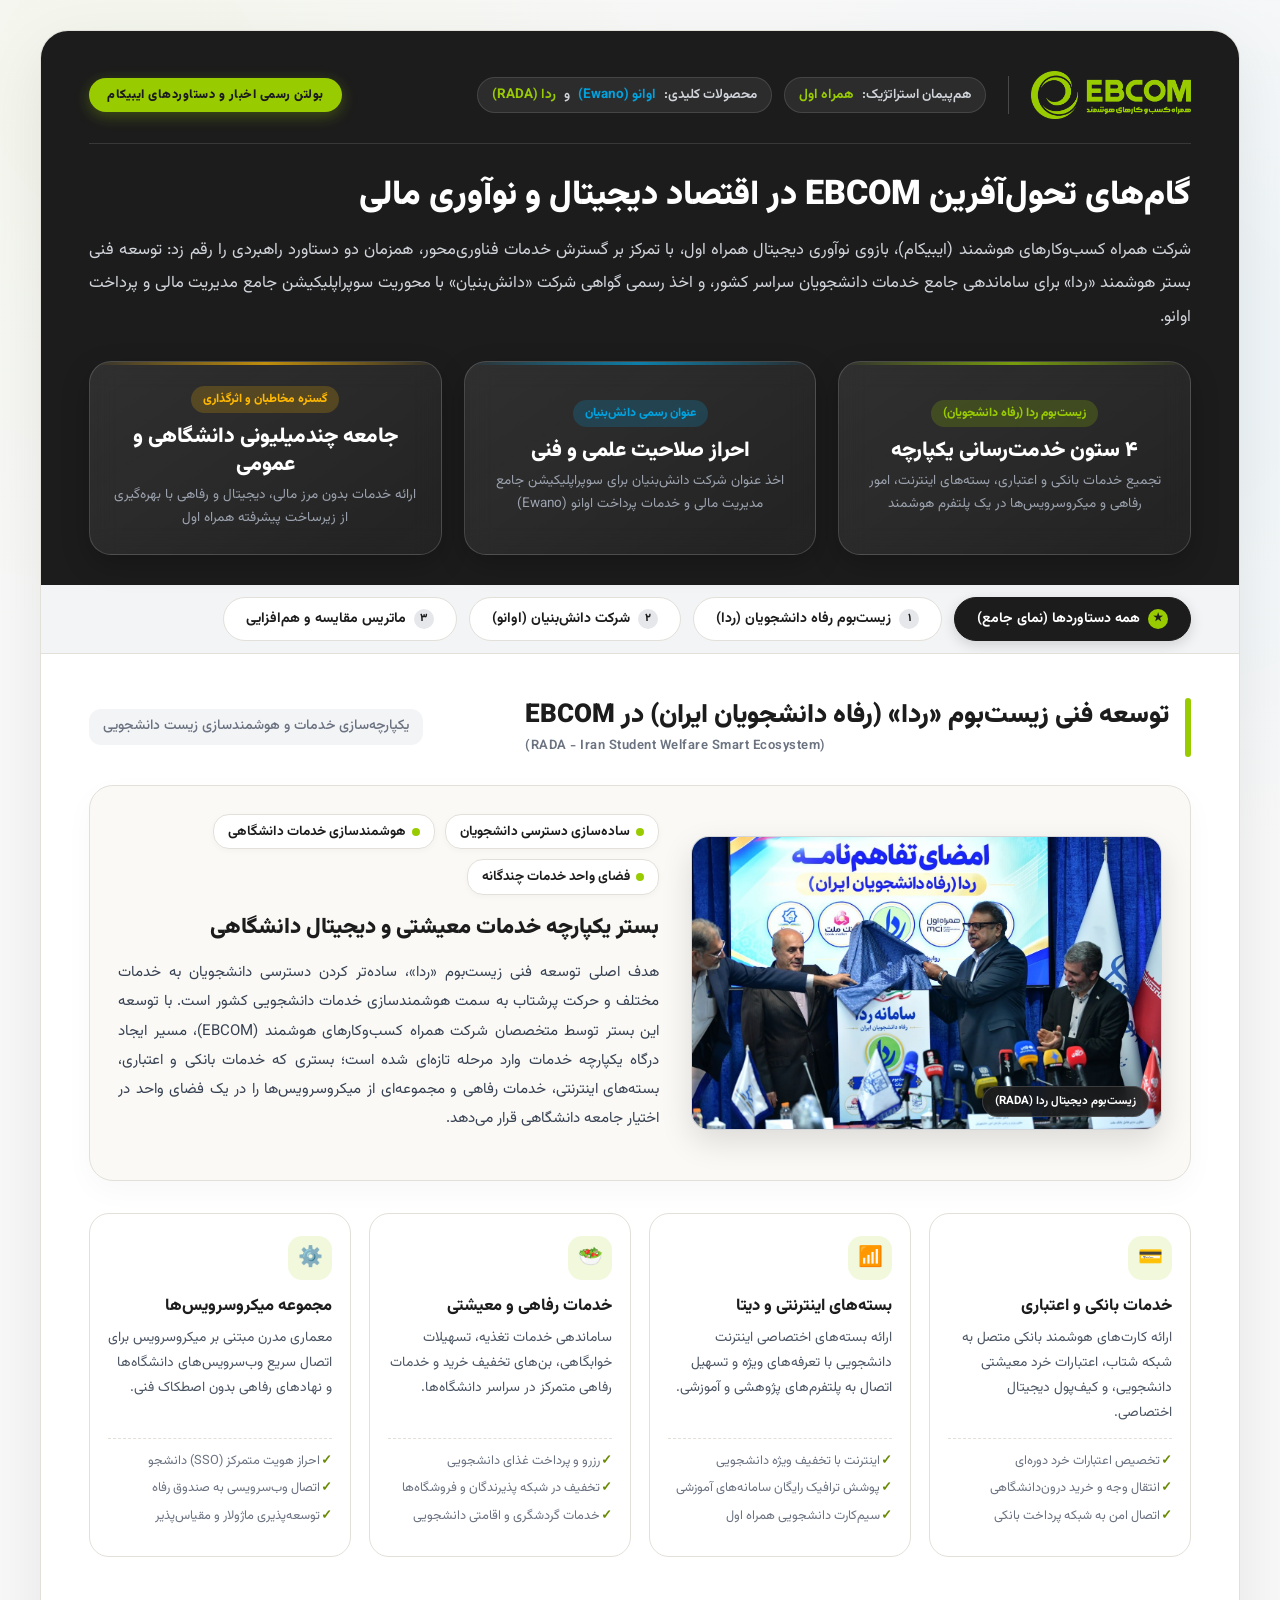
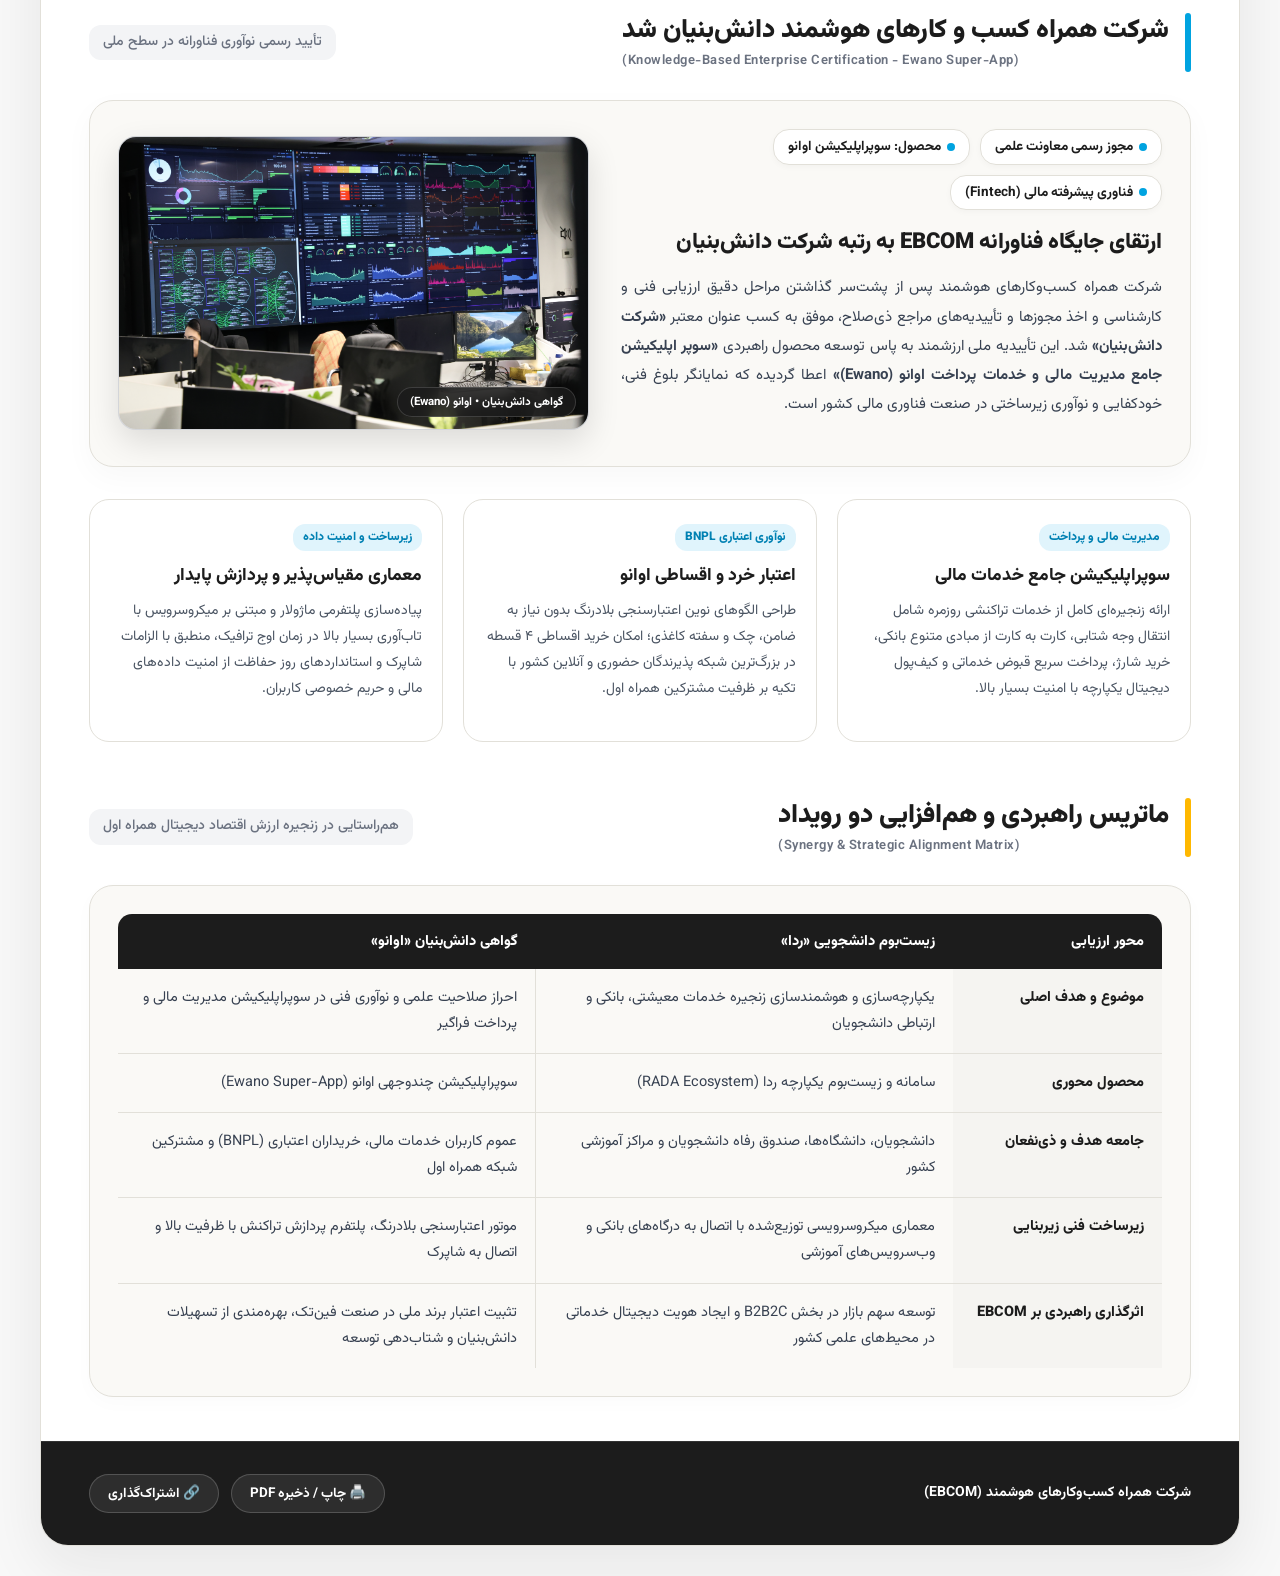
<file: infographics/Ebcom/index.html>
<!DOCTYPE html>
<html lang="fa" dir="rtl">
<head>
  <meta charset="UTF-8">
  <meta name="viewport" content="width=device-width, initial-scale=1.0">
  <title>اینفوگرافیک رسمی اخبار و دستاوردهای ایبیکام (EBCOM)</title>
  <link rel="preconnect" href="https://fonts.googleapis.com">
  <link rel="preconnect" href="https://fonts.gstatic.com" crossorigin>
  <link href="https://fonts.googleapis.com/css2?family=Vazirmatn:wght@300;400;500;600;700;800;900&display=swap" rel="stylesheet">
  <style>
    :root {
      --sheen-green: #99CC00;
      --sheen-green-dark: #688a00;
      --sheen-green-light: rgba(153, 204, 0, 0.14);
      --eerie-black: #1C1C1C;
      --cultured: #F8F8F8;
      --snow-white: #F2F0EB;
      --sizzling-red: #FF3350;
      --sizzling-red-light: rgba(255, 51, 80, 0.12);
      --mci-cyan: #00A3E0;
      --mci-cyan-dark: #0081b3;
      --mci-cyan-light: rgba(0, 163, 224, 0.12);
      --gold-accent: #FFB800;
      --gold-light: rgba(255, 184, 0, 0.14);
      --border-color: #E2E0D9;
      --border-dark: #333333;
      --text-muted: #6B7280;
      --text-dark: #1C1C1C;
      --card-bg: #FFFFFF;
      --font-family: 'Vazirmatn', -apple-system, BlinkMacSystemFont, 'Segoe UI', Roboto, sans-serif;
    }

    * {
      box-sizing: border-box;
      margin: 0;
      padding: 0;
    }

    html {
      -webkit-text-size-adjust: 100%;
    }

    body {
      background-color: var(--cultured);
      font-family: var(--font-family);
      color: var(--text-dark);
      line-height: 1.6;
      padding: 30px 15px;
      display: flex;
      justify-content: center;
      background-image:
        radial-gradient(circle at 10% 10%, rgba(153, 204, 0, 0.05) 0%, transparent 40%),
        radial-gradient(circle at 90% 40%, rgba(0, 163, 224, 0.05) 0%, transparent 40%),
        radial-gradient(circle at 50% 85%, rgba(255, 184, 0, 0.04) 0%, transparent 45%);
      background-attachment: fixed;
      overflow-x: hidden;
    }

    img {
      max-width: 100%;
      height: auto;
    }

    .infographic-wrapper {
      width: 100%;
      max-width: 1200px;
      background: #FFFFFF;
      border-radius: 28px;
      box-shadow: 0 20px 60px rgba(28, 28, 28, 0.08);
      border: 1px solid var(--border-color);
      overflow: hidden;
      position: relative;
    }

    /* HEADER & BRAND LOCKUP */
    .header {
      background: var(--eerie-black);
      color: #FFFFFF;
      padding: 40px 48px 30px 48px;
      position: relative;
    }

    .header-top {
      display: flex;
      justify-content: space-between;
      align-items: center;
      border-bottom: 1px solid rgba(255, 255, 255, 0.12);
      padding-bottom: 24px;
      margin-bottom: 28px;
      flex-wrap: wrap;
      gap: 20px;
    }

    .brand-lockup {
      display: flex;
      align-items: center;
      gap: 22px;
      flex-wrap: wrap;
      flex: 1 1 auto;
      min-width: 0;
    }

    .ebcom-logo-container {
      display: flex;
      align-items: center;
      flex-shrink: 0;
    }

    .ebcom-logo-img {
      height: 48px;
      width: auto;
      max-width: 240px;
      object-fit: contain;
      display: block;
    }

    .co-divider {
      width: 1px;
      height: 38px;
      background: rgba(255, 255, 255, 0.2);
    }

    .partner-logos {
      display: flex;
      align-items: center;
      gap: 12px;
      font-size: 13.5px;
      font-weight: 600;
      color: #D1D5DB;
      flex-wrap: wrap;
    }

    .partner-pill {
      background: rgba(255, 255, 255, 0.07);
      padding: 6px 14px;
      border-radius: 20px;
      border: 1px solid rgba(255, 255, 255, 0.12);
      display: flex;
      align-items: center;
      gap: 8px;
      overflow-wrap: anywhere;
    }

    .partner-pill strong.green {
      color: var(--sheen-green);
    }
    .partner-pill strong.cyan {
      color: var(--mci-cyan);
    }

    .header-badge {
      background: var(--sheen-green);
      color: var(--eerie-black);
      font-weight: 900;
      font-size: 12.5px;
      padding: 7px 18px;
      border-radius: 30px;
      letter-spacing: 0.5px;
      box-shadow: 0 4px 15px rgba(153, 204, 0, 0.3);
      white-space: nowrap;
    }

    .hero-title-area {
      display: flex;
      flex-direction: column;
      gap: 26px;
      width: 100%;
    }

    .hero-text-block h1 {
      font-size: 34px;
      font-weight: 900;
      color: #FFFFFF;
      margin-bottom: 14px;
      line-height: 1.4;
      overflow-wrap: anywhere;
    }

    .hero-text-block p {
      font-size: 16.5px;
      color: #D1D5DB;
      font-weight: 400;
      line-height: 2.05;
      text-align: justify;
      text-justify: inter-word;
      width: 100%;
      margin: 0;
      overflow-wrap: anywhere;
    }

    /* 3 Main Highlights Banner */
    .hero-stats-banner {
      display: grid;
      grid-template-columns: repeat(3, minmax(0, 1fr));
      gap: 22px;
      width: 100%;
    }

    .hero-stat-card {
      background: linear-gradient(145deg, rgba(255, 255, 255, 0.09) 0%, rgba(255, 255, 255, 0.03) 100%);
      border: 1px solid rgba(255, 255, 255, 0.16);
      border-radius: 22px;
      padding: 24px 20px;
      text-align: center;
      backdrop-filter: blur(14px);
      transition: all 0.3s cubic-bezier(0.16, 1, 0.3, 1);
      display: flex;
      flex-direction: column;
      justify-content: center;
      align-items: center;
      box-shadow: 0 10px 28px rgba(0, 0, 0, 0.22);
      position: relative;
      overflow: hidden;
      min-width: 0;
    }

    .hero-stat-card::before {
      content: '';
      position: absolute;
      top: 0;
      left: 0;
      right: 0;
      height: 3px;
      background: linear-gradient(90deg, transparent, var(--sheen-green), transparent);
      opacity: 0.7;
    }

    .hero-stat-card.cyan-card::before {
      background: linear-gradient(90deg, transparent, var(--mci-cyan), transparent);
    }
    .hero-stat-card.gold-card::before {
      background: linear-gradient(90deg, transparent, var(--gold-accent), transparent);
    }

    .hero-stat-card:hover {
      transform: translateY(-4px);
      border-color: var(--sheen-green);
      box-shadow: 0 16px 36px rgba(153, 204, 0, 0.22);
    }

    .hero-stat-tag {
      font-size: 12px;
      font-weight: 800;
      padding: 4px 12px;
      border-radius: 20px;
      margin-bottom: 10px;
      display: inline-block;
      line-height: 1.6;
    }
    .tag-green { background: rgba(153, 204, 0, 0.2); color: var(--sheen-green); }
    .tag-cyan { background: rgba(0, 163, 224, 0.2); color: var(--mci-cyan); }
    .tag-gold { background: rgba(255, 184, 0, 0.2); color: var(--gold-accent); }

    .hero-stat-title {
      font-size: 21px;
      font-weight: 900;
      color: #FFFFFF;
      line-height: 1.3;
    }

    .hero-stat-subtitle {
      font-size: 13.5px;
      color: #9CA3AF;
      margin-top: 6px;
      line-height: 1.7;
    }

    /* INTERACTIVE TABS */
    .interactive-tabs-bar {
      display: flex;
      background: #F3F4F6;
      border-bottom: 1px solid var(--border-color);
      padding: 12px 48px;
      gap: 12px;
      overflow-x: auto;
      -webkit-overflow-scrolling: touch;
      scrollbar-width: thin;
    }

    .tab-btn {
      background: #FFFFFF;
      border: 1px solid var(--border-color);
      padding: 10px 22px;
      border-radius: 24px;
      font-family: var(--font-family);
      font-weight: 700;
      font-size: 14px;
      color: var(--text-dark);
      cursor: pointer;
      transition: all 0.25s ease;
      white-space: nowrap;
      display: flex;
      align-items: center;
      gap: 8px;
      flex-shrink: 0;
    }

    .tab-btn:hover {
      background: #E5E7EB;
      color: var(--eerie-black);
    }

    .tab-btn.active {
      background: var(--eerie-black);
      color: #FFFFFF;
      border-color: var(--eerie-black);
      box-shadow: 0 4px 14px rgba(0, 0, 0, 0.15);
    }

    .tab-btn.active .tab-icon-badge {
      background: var(--sheen-green);
      color: var(--eerie-black);
    }

    .tab-icon-badge {
      display: inline-flex;
      align-items: center;
      justify-content: center;
      width: 20px;
      height: 20px;
      border-radius: 50%;
      background: #E5E7EB;
      font-size: 11px;
      font-weight: 800;
      flex-shrink: 0;
    }

    /* CONTENT BODY */
    .content-body {
      padding: 44px 48px;
      background: #FFFFFF;
    }

    .news-section {
      margin-bottom: 56px;
      transition: all 0.3s ease;
    }

    .news-section:last-child {
      margin-bottom: 0;
    }

    /* SECTION TITLE */
    .section-title {
      display: flex;
      align-items: center;
      gap: 16px;
      margin-bottom: 28px;
      position: relative;
      flex-wrap: wrap;
    }

    .section-title-main {
      display: flex;
      align-items: center;
      gap: 16px;
      flex: 1 1 auto;
      min-width: 0;
    }

    .section-title .bar {
      width: 6px;
      min-height: 38px;
      align-self: stretch;
      border-radius: 4px;
      background: var(--sheen-green);
      flex-shrink: 0;
    }

    .section-title.cyan .bar {
      background: var(--mci-cyan);
    }

    .section-title.gold .bar {
      background: var(--gold-accent);
    }

    .section-title-headings {
      min-width: 0;
      display: flex;
      flex-direction: column;
      justify-content: center;
    }

    .section-title-headings h2 {
      font-size: 26px;
      font-weight: 900;
      color: var(--eerie-black);
      line-height: 1.4;
      overflow-wrap: anywhere;
    }

    .section-title-en {
      font-size: 13px;
      font-weight: 600;
      color: var(--text-muted);
      letter-spacing: 0.5px;
      direction: ltr;
      display: inline-block;
      margin-top: 2px;
      text-align: left;
      overflow-wrap: anywhere;
    }

    .section-desc {
      margin-right: auto;
      font-size: 14px;
      color: var(--text-muted);
      background: #F3F4F6;
      padding: 6px 14px;
      border-radius: 12px;
      font-weight: 500;
      line-height: 1.7;
      flex-shrink: 0;
    }

    /* FEATURED NEWS CARD WITH IMAGE */
    .news-featured-card {
      display: grid;
      grid-template-columns: 1fr 1.15fr;
      gap: 32px;
      background: #FAF9F6;
      border: 1px solid var(--border-color);
      border-radius: 24px;
      padding: 28px;
      margin-bottom: 32px;
      box-shadow: 0 10px 30px rgba(0, 0, 0, 0.03);
      align-items: center;
      position: relative;
      overflow: hidden;
    }

    .news-featured-card.reverse {
      grid-template-columns: 1.15fr 1fr;
    }

    .news-media-box {
      border-radius: 18px;
      overflow: hidden;
      box-shadow: 0 12px 32px rgba(0, 0, 0, 0.12);
      border: 1px solid rgba(0, 0, 0, 0.08);
      position: relative;
      background: #E5E7EB;
      aspect-ratio: 16 / 10;
      display: flex;
      align-items: center;
      justify-content: center;
      width: 100%;
    }

    .news-img {
      width: 100%;
      height: 100%;
      object-fit: cover;
      display: block;
      transition: transform 0.4s ease;
    }

    .news-media-box:hover .news-img {
      transform: scale(1.03);
    }

    .media-badge {
      position: absolute;
      bottom: 12px;
      right: 12px;
      background: rgba(28, 28, 28, 0.85);
      color: #FFFFFF;
      padding: 5px 12px;
      border-radius: 16px;
      font-size: 11.5px;
      font-weight: 700;
      backdrop-filter: blur(8px);
      border: 1px solid rgba(255, 255, 255, 0.15);
      max-width: calc(100% - 24px);
      overflow-wrap: anywhere;
    }

    .news-content-box {
      min-width: 0;
    }

    .news-content-box h3 {
      font-size: 22px;
      font-weight: 900;
      color: var(--eerie-black);
      margin-bottom: 14px;
      line-height: 1.5;
      overflow-wrap: anywhere;
    }

    .news-lead-text {
      font-size: 15px;
      color: #374151;
      line-height: 1.95;
      text-align: justify;
      margin-bottom: 18px;
      overflow-wrap: anywhere;
    }

    .news-highlight-chips {
      display: flex;
      flex-wrap: wrap;
      gap: 10px;
      margin-bottom: 16px;
    }

    .news-chip {
      background: #FFFFFF;
      border: 1px solid var(--border-color);
      border-radius: 16px;
      padding: 6px 14px;
      font-size: 13.5px;
      font-weight: 700;
      color: var(--eerie-black);
      display: flex;
      align-items: center;
      gap: 6px;
      box-shadow: 0 2px 6px rgba(0, 0, 0, 0.03);
      line-height: 1.6;
    }

    .news-chip .bullet {
      width: 8px;
      height: 8px;
      border-radius: 50%;
      background: var(--sheen-green);
      flex-shrink: 0;
    }
    .news-chip.cyan .bullet { background: var(--mci-cyan); }
    .news-chip.gold .bullet { background: var(--gold-accent); }

    /* PILLARS / SUB-CARDS GRID */
    .pillars-grid {
      display: grid;
      grid-template-columns: repeat(4, minmax(0, 1fr));
      gap: 18px;
      margin-bottom: 28px;
    }

    .pillar-card {
      background: #FFFFFF;
      border: 1px solid var(--border-color);
      border-radius: 20px;
      padding: 22px 18px;
      transition: all 0.3s ease;
      display: flex;
      flex-direction: column;
      position: relative;
      min-width: 0;
    }

    .pillar-card:hover {
      transform: translateY(-4px);
      box-shadow: 0 12px 28px rgba(0, 0, 0, 0.08);
      border-color: var(--sheen-green);
    }

    .pillar-card.cyan-border:hover {
      border-color: var(--mci-cyan);
    }

    .pillar-card-icon {
      width: 44px;
      height: 44px;
      border-radius: 14px;
      background: var(--sheen-green-light);
      color: var(--sheen-green-dark);
      display: flex;
      align-items: center;
      justify-content: center;
      font-size: 20px;
      margin-bottom: 14px;
      flex-shrink: 0;
    }

    .pillar-card.cyan-border .pillar-card-icon {
      background: var(--mci-cyan-light);
      color: var(--mci-cyan-dark);
    }

    .pillar-card h4 {
      font-size: 16.5px;
      font-weight: 800;
      color: var(--eerie-black);
      margin-bottom: 8px;
      line-height: 1.5;
      overflow-wrap: anywhere;
    }

    .pillar-card p {
      font-size: 13.8px;
      color: #4B5563;
      line-height: 1.8;
      flex-grow: 1;
      overflow-wrap: anywhere;
    }

    .pillar-features-list {
      margin-top: 12px;
      padding-top: 12px;
      border-top: 1px dashed var(--border-color);
      list-style: none;
    }

    .pillar-features-list li {
      font-size: 12.8px;
      color: #6B7280;
      margin-bottom: 6px;
      position: relative;
      padding-right: 12px;
      line-height: 1.7;
      overflow-wrap: anywhere;
    }

    .pillar-features-list li::before {
      content: '✓';
      position: absolute;
      right: 0;
      color: var(--sheen-green-dark);
      font-weight: 900;
    }

    .pillar-card.cyan-border .pillar-features-list li::before {
      color: var(--mci-cyan);
    }

    /* 3 COL GRID FOR EWANO */
    .ewano-features-grid {
      display: grid;
      grid-template-columns: repeat(3, minmax(0, 1fr));
      gap: 20px;
      margin-bottom: 28px;
    }

    .ewano-card {
      background: #FFFFFF;
      border: 1px solid var(--border-color);
      border-radius: 20px;
      padding: 24px 20px;
      position: relative;
      transition: all 0.3s ease;
      display: flex;
      flex-direction: column;
      min-width: 0;
    }

    .ewano-card:hover {
      transform: translateY(-4px);
      box-shadow: 0 12px 28px rgba(0, 163, 224, 0.12);
      border-color: var(--mci-cyan);
    }

    .ewano-badge {
      display: inline-block;
      font-size: 12px;
      font-weight: 800;
      padding: 4px 10px;
      border-radius: 12px;
      background: var(--mci-cyan-light);
      color: var(--mci-cyan-dark);
      margin-bottom: 12px;
      width: fit-content;
      line-height: 1.6;
    }

    .ewano-card h4 {
      font-size: 17.5px;
      font-weight: 800;
      color: var(--eerie-black);
      margin-bottom: 10px;
      line-height: 1.5;
      overflow-wrap: anywhere;
    }

    .ewano-card p {
      font-size: 14px;
      color: #4B5563;
      line-height: 1.85;
      margin-bottom: 14px;
      overflow-wrap: anywhere;
    }

    /* COMPARISON & SYNERGY MATRIX TABLE */
    .matrix-container {
      background: #FAF9F6;
      border: 1px solid var(--border-color);
      border-radius: 24px;
      padding: 28px;
      box-shadow: 0 6px 20px rgba(0, 0, 0, 0.02);
      overflow-x: auto;
      -webkit-overflow-scrolling: touch;
    }

    .matrix-table {
      width: 100%;
      border-collapse: collapse;
      font-size: 14.5px;
      min-width: 720px;
    }

    .matrix-table th {
      background: var(--eerie-black);
      color: #FFFFFF;
      padding: 16px 18px;
      font-weight: 800;
      text-align: right;
      line-height: 1.6;
    }

    .matrix-table th:first-child {
      border-top-right-radius: 14px;
    }
    .matrix-table th:last-child {
      border-top-left-radius: 14px;
    }

    .matrix-table td {
      padding: 16px 18px;
      border-bottom: 1px solid var(--border-color);
      color: #374151;
      vertical-align: top;
      line-height: 1.8;
      overflow-wrap: anywhere;
    }

    .matrix-table tr:last-child td {
      border-bottom: none;
    }

    .matrix-table tr:hover td {
      background: #FFFFFF;
    }

    .matrix-table td.dim-title {
      font-weight: 800;
      color: var(--eerie-black);
      background: rgba(0, 0, 0, 0.02);
      width: 20%;
    }

    .matrix-table td.rada-col {
      width: 40%;
      border-left: 1px solid var(--border-color);
    }
    .matrix-table td.ewano-col {
      width: 40%;
    }

    /* FOOTER */
    .infographic-footer {
      background: var(--eerie-black);
      color: #D1D5DB;
      padding: 32px 48px;
      display: flex;
      justify-content: space-between;
      align-items: center;
      border-top: 1px solid rgba(255, 255, 255, 0.1);
      flex-wrap: wrap;
      gap: 20px;
    }

    .footer-info {
      font-size: 14px;
      line-height: 1.8;
      overflow-wrap: anywhere;
    }

    .footer-info strong {
      color: #FFFFFF;
    }

    .footer-actions {
      display: flex;
      gap: 12px;
      flex-wrap: wrap;
    }

    .btn-action {
      background: rgba(255, 255, 255, 0.08);
      color: #FFFFFF;
      border: 1px solid rgba(255, 255, 255, 0.18);
      padding: 8px 18px;
      border-radius: 20px;
      font-size: 13.5px;
      font-weight: 700;
      font-family: var(--font-family);
      cursor: pointer;
      transition: all 0.25s ease;
      display: flex;
      align-items: center;
      gap: 6px;
      white-space: nowrap;
    }

    .btn-action:hover {
      background: var(--sheen-green);
      color: var(--eerie-black);
      border-color: var(--sheen-green);
    }

    /* ================= RESPONSIVE ================= */

    @media (max-width: 992px) {
      body {
        padding: 20px 12px;
      }

      .header {
        padding: 28px 24px 24px;
      }

      .header-top {
        flex-direction: column;
        align-items: flex-start;
        gap: 16px;
      }

      .brand-lockup {
        gap: 14px;
      }

      .co-divider {
        display: none;
      }

      .hero-text-block h1 {
        font-size: 28px;
      }

      .hero-text-block p {
        font-size: 15.5px;
        text-align: right;
      }

      .hero-stats-banner {
        grid-template-columns: 1fr;
        gap: 14px;
      }

      .hero-stat-card {
        padding: 20px 18px;
      }

      .interactive-tabs-bar {
        padding: 12px 20px;
      }

      .content-body {
        padding: 28px 24px;
      }

      .news-featured-card,
      .news-featured-card.reverse {
        grid-template-columns: 1fr;
        gap: 22px;
        padding: 20px;
      }

      .news-featured-card.reverse .news-media-box {
        order: -1;
      }

      .pillars-grid {
        grid-template-columns: repeat(2, minmax(0, 1fr));
      }

      .ewano-features-grid {
        grid-template-columns: 1fr;
      }

      .section-title {
        align-items: flex-start;
        gap: 12px;
      }

      .section-title-main {
        flex: 1 1 100%;
        width: 100%;
        gap: 12px;
      }

      .section-title-headings h2 {
        font-size: 22px;
      }

      .section-desc {
        margin-right: 0;
        width: 100%;
        font-size: 14px;
      }

      .infographic-footer {
        padding: 24px;
        flex-direction: column;
        align-items: flex-start;
      }
    }

    @media (max-width: 600px) {
      body {
        padding: 10px 8px;
      }

      .infographic-wrapper {
        border-radius: 18px;
      }

      .header {
        padding: 22px 16px 20px;
      }

      .header-top {
        padding-bottom: 16px;
        margin-bottom: 20px;
        flex-direction: column;
        align-items: stretch;
        gap: 14px;
      }

      /* ===== برند لوکاپ در موبایل: لوگو راست، بج استراتژیک چپ ===== */
      .brand-lockup {
        display: flex;
        flex-direction: column;
        align-items: center;
        justify-content: space-between;
        width: 100%;
        gap: 24px;
        flex-wrap: nowrap;
      }

      .ebcom-logo-container {
        order: 1;
        flex-shrink: 0;
      }

      .partner-logos {
        order: 2;
        display: flex;
        flex-direction: column;
        align-items: stretch;
        width: 100%;
        gap: 10px;
        flex: 1 1 auto;
        min-width: 0;
      }

      /* بج اول (هم‌پیمان استراتژیک) کنار لوگو - چپ‌چین */
      .partner-pill.partner-strategic {
        order: 1;
        width: 100%;
        justify-content: center;
        text-align: left;
        font-size: 12px;
        padding: 6px 12px;
        direction: rtl;
      }

      /* بج دوم (محصولات کلیدی) زیر، تمام عرض */
      .partner-pill.partner-products {
        order: 2;
        width: 100%;
        justify-content: center;
        text-align: center;
        font-size: 12px;
        padding: 6px 12px;
        flex-wrap: wrap;
        white-space: normal;
      }

      /* بج سوم (بولتن رسمی) تمام عرض */
      .header-badge {
        order: 3;
        width: 100%;
        text-align: center;
        font-size: 12.5px;
        padding: 8px 16px;
        white-space: normal;
      }

      .ebcom-logo-img {
        height: 40px;
        max-width: 170px;
      }

      .co-divider {
        display: none;
      }

      .hero-text-block h1 {
        font-size: 24px;
        line-height: 1.55;
      }

      .hero-text-block p {
        font-size: 15px;
        line-height: 2;
        text-align: right;
      }

      .hero-stat-card {
        padding: 20px 16px;
        border-radius: 16px;
      }

      .hero-stat-title {
        font-size: 19px;
      }

      .hero-stat-subtitle {
        font-size: 13.5px;
      }

      .hero-stat-tag {
        font-size: 11.5px;
        padding: 5px 12px;
      }

      .interactive-tabs-bar {
        padding: 10px 14px;
        gap: 8px;
      }

      .tab-btn {
        padding: 9px 16px;
        font-size: 13.5px;
      }

      .tab-icon-badge {
        width: 22px;
        height: 22px;
        font-size: 12px;
      }

      .content-body {
        padding: 22px 16px;
      }

      .news-section {
        margin-bottom: 38px;
      }

      .section-title {
        gap: 10px;
        margin-bottom: 20px;
      }

      .section-title-main {
        gap: 10px;
      }

      .section-title .bar {
        width: 5px;
        min-height: 30px;
      }

      .section-title-headings h2 {
        font-size: 19px;
      }

      .section-title-en {
        font-size: 12px;
      }

      .section-desc {
        font-size: 13px;
        padding: 6px 12px;
      }

      .news-featured-card,
      .news-featured-card.reverse {
        padding: 14px;
        border-radius: 18px;
        gap: 16px;
      }

      .news-media-box {
        border-radius: 12px;
        aspect-ratio: 16 / 10;
      }

      .media-badge {
        font-size: 11.5px;
        padding: 5px 12px;
        bottom: 8px;
        right: 8px;
      }

      .news-content-box h3 {
        font-size: 18.5px;
      }

      .news-lead-text {
        font-size: 14.5px;
        line-height: 2;
        text-align: right;
      }

      .news-chip {
        font-size: 12.5px;
        padding: 6px 12px;
      }

      .pillars-grid {
        grid-template-columns: 1fr;
        gap: 12px;
      }

      .pillar-card {
        padding: 18px 14px;
        border-radius: 16px;
      }

      .pillar-card h4 {
        font-size: 16.5px;
      }

      .pillar-card p {
        font-size: 14px;
      }

      .pillar-features-list li {
        font-size: 13px;
      }

      .ewano-card {
        padding: 18px 14px;
        border-radius: 16px;
      }

      .ewano-badge {
        font-size: 12px;
      }

      .ewano-card h4 {
        font-size: 17px;
      }

      .ewano-card p {
        font-size: 14px;
      }

      .matrix-container {
        padding: 14px;
        border-radius: 16px;
      }

      .matrix-table {
        font-size: 13.5px;
        min-width: 620px;
      }

      .matrix-table th,
      .matrix-table td {
        padding: 12px 14px;
      }

      .infographic-footer {
        padding: 20px 16px;
        gap: 14px;
      }

      .footer-info {
        font-size: 13.5px;
      }

      .footer-actions {
        width: 100%;
      }

      .btn-action {
        flex: 1;
        justify-content: center;
        font-size: 13px;
        padding: 10px 14px;
      }
    }

    @media (max-width: 380px) {
      .hero-text-block h1 {
        font-size: 20px;
      }

      .hero-stat-title {
        font-size: 17px;
      }

      .section-title-headings h2 {
        font-size: 17px;
      }

      .news-content-box h3 {
        font-size: 16.5px;
      }

      .news-lead-text {
        font-size: 13.5px;
      }

      .pillar-card p,
      .ewano-card p {
        font-size: 13px;
      }

      .tab-btn {
        font-size: 12.5px;
      }
    }

    @media print {
      body {
        background: #FFFFFF;
        padding: 0;
      }

      .infographic-wrapper {
        box-shadow: none;
        border: none;
        border-radius: 0;
        max-width: 100%;
      }

      .interactive-tabs-bar,
      .footer-actions {
        display: none !important;
      }

      .news-section {
        display: block !important;
        page-break-inside: avoid;
      }
    }
  </style>
</head>
<body>

  <div class="infographic-wrapper">

    <!-- HEADER / BRAND LOCKUP -->
    <header class="header">
      <div class="header-top">
        <div class="brand-lockup">
          <div class="ebcom-logo-container">
            <img src="../../assets/images/EBCOM.png" alt="شرکت همراه کسب‌وکارهای هوشمند (EBCOM)" class="ebcom-logo-img" onerror="this.onerror=null; this.src='EBCOM_LOGO_L.png';">
          </div>
          <div class="co-divider"></div>
          <div class="partner-logos">
            <div class="partner-pill partner-strategic">هم‌پیمان استراتژیک: <strong class="green">همراه اول</strong></div>
            <div class="partner-pill partner-products">محصولات کلیدی: <strong class="cyan">اوانو (Ewano)</strong> و <strong class="green">ردا (RADA)</strong></div>
          </div>
        </div>
        <div class="header-badge">بولتن رسمی اخبار و دستاوردهای ایبیکام</div>
      </div>

      <div class="hero-title-area">
        <div class="hero-text-block">
          <h1>گام‌های تحول‌آفرین EBCOM در اقتصاد دیجیتال و نوآوری مالی</h1>
          <p>
            شرکت همراه کسب‌وکارهای هوشمند (ایبیکام)، بازوی نوآوری دیجیتال همراه اول، با تمرکز بر گسترش خدمات فناوری‌محور، همزمان دو دستاورد راهبردی را رقم زد: توسعه فنی بستر هوشمند «ردا» برای ساماندهی جامع خدمات دانشجویان سراسر کشور، و اخذ رسمی گواهی شرکت «دانش‌بنیان» با محوریت سوپراپلیکیشن جامع مدیریت مالی و پرداخت اوانو.
          </p>
        </div>

        <div class="hero-stats-banner">
          <div class="hero-stat-card green-card">
            <span class="hero-stat-tag tag-green">زیست‌بوم ردا (رفاه دانشجویان)</span>
            <div class="hero-stat-title">۴ ستون خدمت‌رسانی یکپارچه</div>
            <div class="hero-stat-subtitle">تجمیع خدمات بانکی و اعتباری، بسته‌های اینترنت، امور رفاهی و میکروسرویس‌ها در یک پلتفرم هوشمند</div>
          </div>
          <div class="hero-stat-card cyan-card">
            <span class="hero-stat-tag tag-cyan">عنوان رسمی دانش‌بنیان</span>
            <div class="hero-stat-title">احراز صلاحیت علمی و فنی</div>
            <div class="hero-stat-subtitle">اخذ عنوان شرکت دانش‌بنیان برای سوپراپلیکیشن جامع مدیریت مالی و خدمات پرداخت اوانو (Ewano)</div>
          </div>
          <div class="hero-stat-card gold-card">
            <span class="hero-stat-tag tag-gold">گستره مخاطبان و اثرگذاری</span>
            <div class="hero-stat-title">جامعه چندمیلیونی دانشگاهی و عمومی</div>
            <div class="hero-stat-subtitle">ارائه خدمات بدون مرز مالی، دیجیتال و رفاهی با بهره‌گیری از زیرساخت پیشرفته همراه اول</div>
          </div>
        </div>
      </div>
    </header>

    <!-- INTERACTIVE SECTION TABS -->
    <div class="interactive-tabs-bar" id="view-tabs">
      <button class="tab-btn active" onclick="filterSections('all', this)">
        <span class="tab-icon-badge">★</span>
        <span>همه دستاوردها (نمای جامع)</span>
      </button>
      <button class="tab-btn" onclick="filterSections('rada-sec', this)">
        <span class="tab-icon-badge">۱</span>
        <span>زیست‌بوم رفاه دانشجویان (ردا)</span>
      </button>
      <button class="tab-btn" onclick="filterSections('ewano-sec', this)">
        <span class="tab-icon-badge">۲</span>
        <span>شرکت دانش‌بنیان (اوانو)</span>
      </button>
      <button class="tab-btn" onclick="filterSections('matrix-sec', this)">
        <span class="tab-icon-badge">۳</span>
        <span>ماتریس مقایسه و هم‌افزایی</span>
      </button>
    </div>

    <div class="content-body">

      <!-- SECTION 1: RADA STUDENT ECOSYSTEM -->
      <section class="news-section" id="rada-sec">
        <div class="section-title">
          <div class="section-title-main">
            <div class="bar"></div>
            <div class="section-title-headings">
              <h2>توسعه فنی زیست‌بوم «ردا» (رفاه دانشجویان ایران) در EBCOM</h2>
              <div class="section-title-en">(RADA - Iran Student Welfare Smart Ecosystem)</div>
            </div>
          </div>
          <span class="section-desc">یکپارچه‌سازی خدمات و هوشمندسازی زیست دانشجویی</span>
        </div>

        <div class="news-featured-card">
          <div class="news-media-box">
            <img src="../../assets/images/contract.jpeg" alt="توسعه فنی زیست‌بوم ردا رفاه دانشجویان ایران در ایبیکام" class="news-img">
            <div class="media-badge">زیست‌بوم دیجیتال ردا (RADA)</div>
          </div>
          <div class="news-content-box">
            <div class="news-highlight-chips">
              <div class="news-chip"><span class="bullet"></span>ساده‌سازی دسترسی دانشجویان</div>
              <div class="news-chip"><span class="bullet"></span>هوشمندسازی خدمات دانشگاهی</div>
              <div class="news-chip"><span class="bullet"></span>فضای واحد خدمات چندگانه</div>
            </div>
            <h3>بستر یکپارچه خدمات معیشتی و دیجیتال دانشگاهی</h3>
            <p class="news-lead-text">
              هدف اصلی توسعه فنی زیست‌بوم «ردا»، ساده‌تر کردن دسترسی دانشجویان به خدمات مختلف و حرکت پرشتاب به سمت هوشمندسازی خدمات دانشجویی کشور است. با توسعه این بستر توسط متخصصان شرکت همراه کسب‌وکارهای هوشمند (EBCOM)، مسیر ایجاد درگاه یکپارچه خدمات وارد مرحله تازه‌ای شده است؛ بستری که خدمات بانکی و اعتباری، بسته‌های اینترنتی، خدمات رفاهی و مجموعه‌ای از میکروسرویس‌ها را در یک فضای واحد در اختیار جامعه دانشگاهی قرار می‌دهد.
            </p>
          </div>
        </div>

        <div class="pillars-grid">
          <div class="pillar-card">
            <div class="pillar-card-icon">💳</div>
            <h4>خدمات بانکی و اعتباری</h4>
            <p>ارائه کارت‌های هوشمند بانکی متصل به شبکه شتاب، اعتبارات خرد معیشتی دانشجویی، و کیف‌پول دیجیتال اختصاصی.</p>
            <ul class="pillar-features-list">
              <li>تخصیص اعتبارات خرد دوره‌ای</li>
              <li>انتقال وجه و خرید درون‌دانشگاهی</li>
              <li>اتصال امن به شبکه پرداخت بانکی</li>
            </ul>
          </div>

          <div class="pillar-card">
            <div class="pillar-card-icon">📶</div>
            <h4>بسته‌های اینترنتی و دیتا</h4>
            <p>ارائه بسته‌های اختصاصی اینترنت دانشجویی با تعرفه‌های ویژه و تسهیل اتصال به پلتفرم‌های پژوهشی و آموزشی.</p>
            <ul class="pillar-features-list">
              <li>اینترنت با تخفیف ویژه دانشجویی</li>
              <li>پوشش ترافیک رایگان سامانه‌های آموزشی</li>
              <li>سیم‌کارت دانشجویی همراه اول</li>
            </ul>
          </div>

          <div class="pillar-card">
            <div class="pillar-card-icon">🥗</div>
            <h4>خدمات رفاهی و معیشتی</h4>
            <p>ساماندهی خدمات تغذیه، تسهیلات خوابگاهی، بن‌های تخفیف خرید و خدمات رفاهی متمرکز در سراسر دانشگاه‌ها.</p>
            <ul class="pillar-features-list">
              <li>رزرو و پرداخت غذای دانشجویی</li>
              <li>تخفیف در شبکه پذیرندگان و فروشگاه‌ها</li>
              <li>خدمات گردشگری و اقامتی دانشجویی</li>
            </ul>
          </div>

          <div class="pillar-card">
            <div class="pillar-card-icon">⚙️</div>
            <h4>مجموعه میکروسرویس‌ها</h4>
            <p>معماری مدرن مبتنی بر میکروسرویس برای اتصال سریع وب‌سرویس‌های دانشگاه‌ها و نهادهای رفاهی بدون اصطکاک فنی.</p>
            <ul class="pillar-features-list">
              <li>احراز هویت متمرکز (SSO) دانشجو</li>
              <li>اتصال وب‌سرویسی به صندوق رفاه</li>
              <li>توسعه‌پذیری ماژولار و مقیاس‌پذیر</li>
            </ul>
          </div>
        </div>
      </section>

      <!-- SECTION 2: KNOWLEDGE-BASED EWANO -->
      <section class="news-section" id="ewano-sec">
        <div class="section-title cyan">
          <div class="section-title-main">
            <div class="bar"></div>
            <div class="section-title-headings">
              <h2>شرکت همراه کسب و کارهای هوشمند دانش‌بنیان شد</h2>
              <div class="section-title-en">(Knowledge-Based Enterprise Certification - Ewano Super-App)</div>
            </div>
          </div>
          <span class="section-desc">تأیید رسمی نوآوری فناورانه در سطح ملی</span>
        </div>

        <div class="news-featured-card reverse">
          <div class="news-content-box">
            <div class="news-highlight-chips">
              <div class="news-chip cyan"><span class="bullet"></span>مجوز رسمی معاونت علمی</div>
              <div class="news-chip cyan"><span class="bullet"></span>محصول: سوپراپلیکیشن اوانو</div>
              <div class="news-chip cyan"><span class="bullet"></span>فناوری پیشرفته مالی (Fintech)</div>
            </div>
            <h3>ارتقای جایگاه فناورانه EBCOM به رتبه شرکت دانش‌بنیان</h3>
            <p class="news-lead-text">
              شرکت همراه کسب‌وکارهای هوشمند پس از پشت‌سر گذاشتن مراحل دقیق ارزیابی فنی و کارشناسی و اخذ مجوزها و تأییدیه‌های مراجع ذی‌صلاح، موفق به کسب عنوان معتبر <strong>«شرکت دانش‌بنیان»</strong> شد. این تأییدیه ملی ارزشمند به پاس توسعه محصول راهبردی <strong>«سوپر اپلیکیشن جامع مدیریت مالی و خدمات پرداخت اوانو (Ewano)»</strong> اعطا گردیده که نمایانگر بلوغ فنی، خودکفایی و نوآوری زیرساختی در صنعت فناوری مالی کشور است.
            </p>
          </div>
          <div class="news-media-box">
            <img src="../../assets/images/BI.JPG" alt="کسب عنوان دانش‌بنیان برای سوپراپلیکیشن اوانو" class="news-img">
            <div class="media-badge">گواهی دانش‌بنیان • اوانو (Ewano)</div>
          </div>
        </div>

        <div class="ewano-features-grid">
          <div class="ewano-card">
            <span class="ewano-badge">مدیریت مالی و پرداخت</span>
            <h4>سوپراپلیکیشن جامع خدمات مالی</h4>
            <p>
              ارائه زنجیره‌ای کامل از خدمات تراکنشی روزمره شامل انتقال وجه شتابی، کارت به کارت از مبادی متنوع بانکی، خرید شارژ، پرداخت سریع قبوض خدماتی و کیف‌پول دیجیتال یکپارچه با امنیت بسیار بالا.
            </p>
          </div>

          <div class="ewano-card">
            <span class="ewano-badge">نوآوری اعتباری BNPL</span>
            <h4>اعتبار خرد و اقساطی اوانو</h4>
            <p>
              طراحی الگوهای نوین اعتبارسنجی بلادرنگ بدون نیاز به ضامن، چک و سفته کاغذی؛ امکان خرید اقساطی ۴ قسطه در بزرگ‌ترین شبکه پذیرندگان حضوری و آنلاین کشور با تکیه بر ظرفیت مشترکین همراه اول.
            </p>
          </div>

          <div class="ewano-card">
            <span class="ewano-badge">زیرساخت و امنیت داده</span>
            <h4>معماری مقیاس‌پذیر و پردازش پایدار</h4>
            <p>
              پیاده‌سازی پلتفرمی ماژولار و مبتنی بر میکروسرویس با تاب‌آوری بسیار بالا در زمان اوج ترافیک، منطبق با الزامات شاپرک و استانداردهای روز حفاظت از امنیت داده‌های مالی و حریم خصوصی کاربران.
            </p>
          </div>
        </div>
      </section>

      <!-- SECTION 3: COMPARISON MATRIX & SYNERGY -->
      <section class="news-section" id="matrix-sec">
        <div class="section-title gold">
          <div class="section-title-main">
            <div class="bar"></div>
            <div class="section-title-headings">
              <h2>ماتریس راهبردی و هم‌افزایی دو رویداد</h2>
              <div class="section-title-en">(Synergy & Strategic Alignment Matrix)</div>
            </div>
          </div>
          <span class="section-desc">هم‌راستایی در زنجیره ارزش اقتصاد دیجیتال همراه اول</span>
        </div>

        <div class="matrix-container">
          <table class="matrix-table">
            <thead>
              <tr>
                <th>محور ارزیابی</th>
                <th>زیست‌بوم دانشجویی «ردا»</th>
                <th>گواهی دانش‌بنیان «اوانو»</th>
              </tr>
            </thead>
            <tbody>
              <tr>
                <td class="dim-title">موضوع و هدف اصلی</td>
                <td class="rada-col">یکپارچه‌سازی و هوشمندسازی زنجیره خدمات معیشتی، بانکی و ارتباطی دانشجویان</td>
                <td class="ewano-col">احراز صلاحیت علمی و نوآوری فنی در سوپراپلیکیشن مدیریت مالی و پرداخت فراگیر</td>
              </tr>
              <tr>
                <td class="dim-title">محصول محوری</td>
                <td class="rada-col">سامانه و زیست‌بوم یکپارچه ردا (RADA Ecosystem)</td>
                <td class="ewano-col">سوپراپلیکیشن چندوجهی اوانو (Ewano Super-App)</td>
              </tr>
              <tr>
                <td class="dim-title">جامعه هدف و ذی‌نفعان</td>
                <td class="rada-col">دانشجویان، دانشگاه‌ها، صندوق رفاه دانشجویان و مراکز آموزشی کشور</td>
                <td class="ewano-col">عموم کاربران خدمات مالی، خریداران اعتباری (BNPL) و مشترکین شبکه همراه اول</td>
              </tr>
              <tr>
                <td class="dim-title">زیرساخت فنی زیربنایی</td>
                <td class="rada-col">معماری میکروسرویسی توزیع‌شده با اتصال به درگاه‌های بانکی و وب‌سرویس‌های آموزشی</td>
                <td class="ewano-col">موتور اعتبارسنجی بلادرنگ، پلتفرم پردازش تراکنش با ظرفیت بالا و اتصال به شاپرک</td>
              </tr>
              <tr>
                <td class="dim-title">اثرگذاری راهبردی بر EBCOM</td>
                <td class="rada-col">توسعه سهم بازار در بخش B2B2C و ایجاد هویت دیجیتال خدماتی در محیط‌های علمی کشور</td>
                <td class="ewano-col">تثبیت اعتبار برند ملی در صنعت فین‌تک، بهره‌مندی از تسهیلات دانش‌بنیان و شتاب‌دهی توسعه</td>
              </tr>
            </tbody>
          </table>
        </div>
      </section>

    </div>

    <!-- FOOTER -->
    <footer class="infographic-footer">
      <div class="footer-info">
        <strong>شرکت همراه کسب‌وکارهای هوشمند (EBCOM)</strong>
      </div>
      <div class="footer-actions">
        <button class="btn-action" onclick="window.print()">🖨️ چاپ / ذخیره PDF</button>
        <button class="btn-action" onclick="alert('پیوند اینفوگرافیک با موفقیت کپی شد!')">🔗 اشتراک‌گذاری</button>
      </div>
    </footer>

  </div>

  <script>
    function filterSections(sectionId, btn) {
      document.querySelectorAll('.tab-btn').forEach(b => b.classList.remove('active'));
      btn.classList.add('active');

      const sections = document.querySelectorAll('.news-section');
      if (sectionId === 'all') {
        // نمایش همه بدون اسکرول به بالا
        sections.forEach(s => s.style.display = 'block');
      } else {
        sections.forEach(s => {
          if (s.id === sectionId) {
            s.style.display = 'block';
            s.scrollIntoView({ behavior: 'smooth', block: 'start' });
          } else {
            s.style.display = 'none';
          }
        });
      }
    }
  </script>
</body>
</html>
</file>
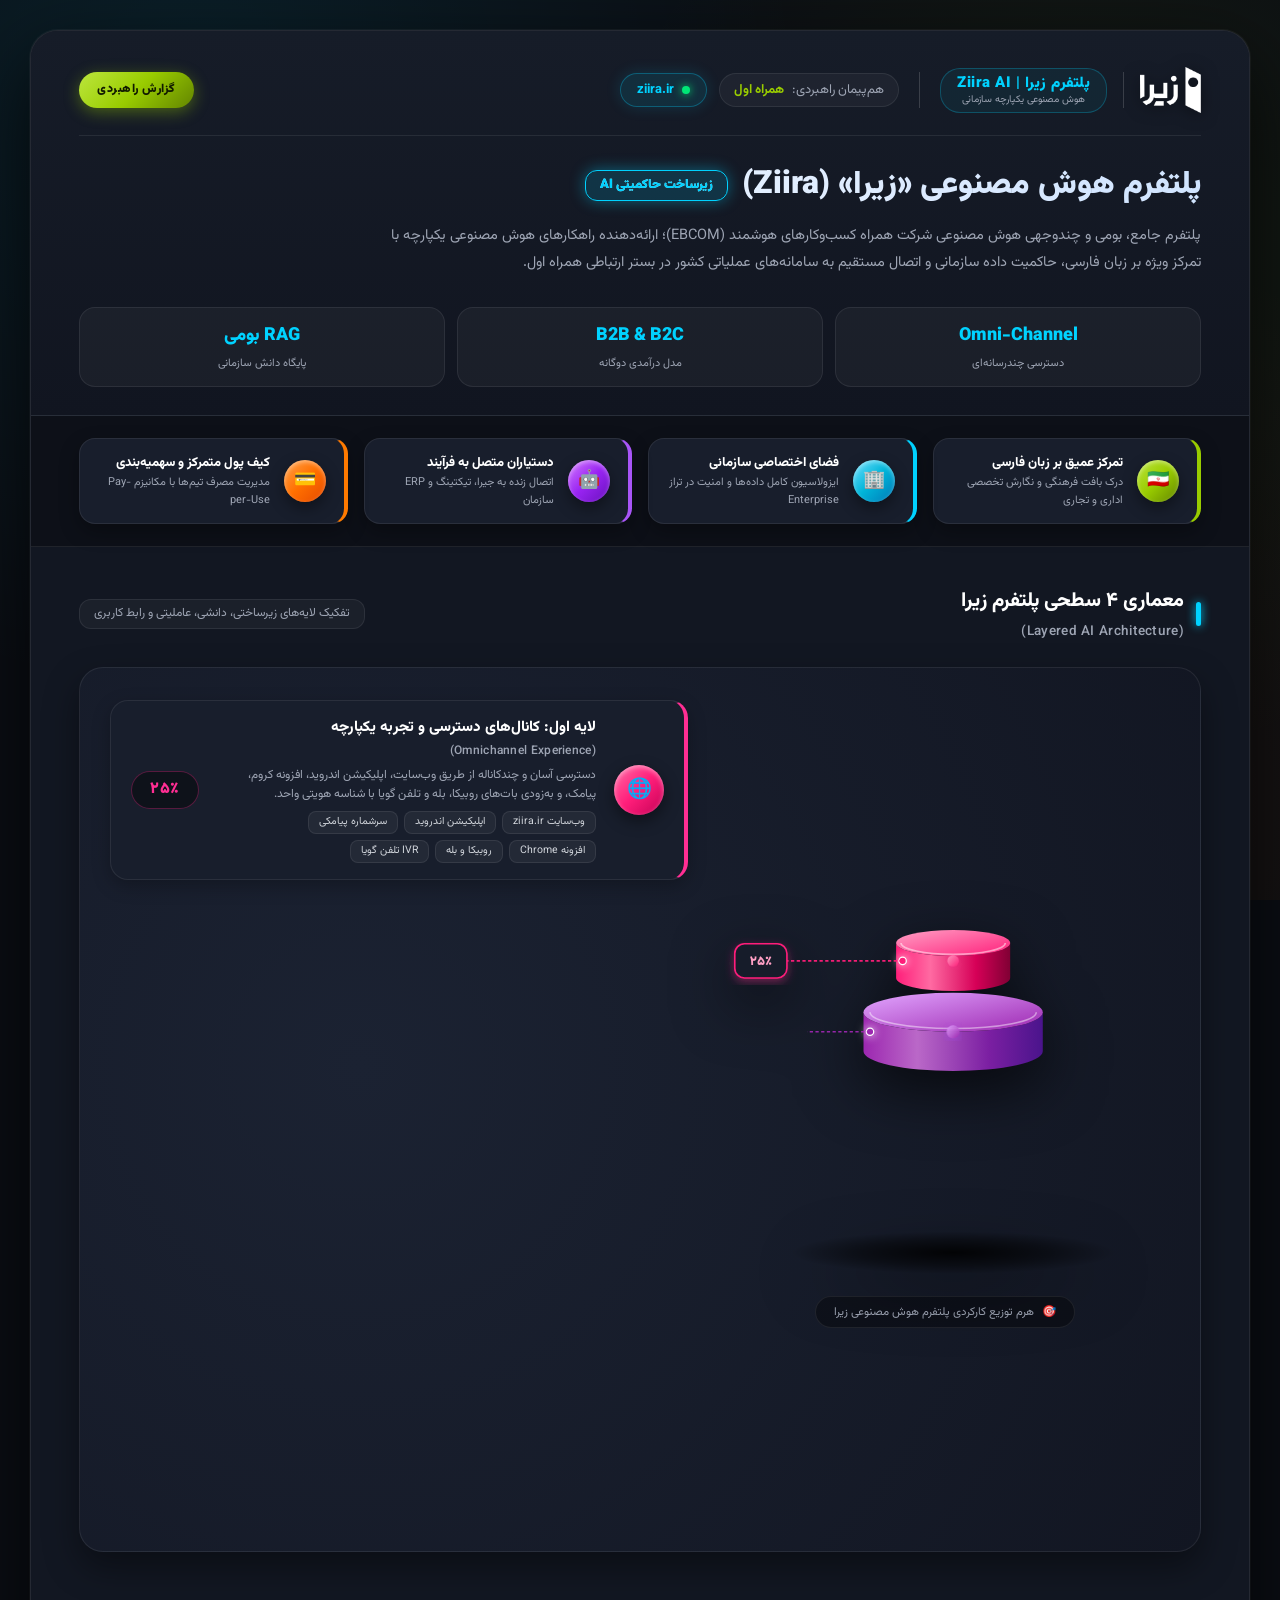
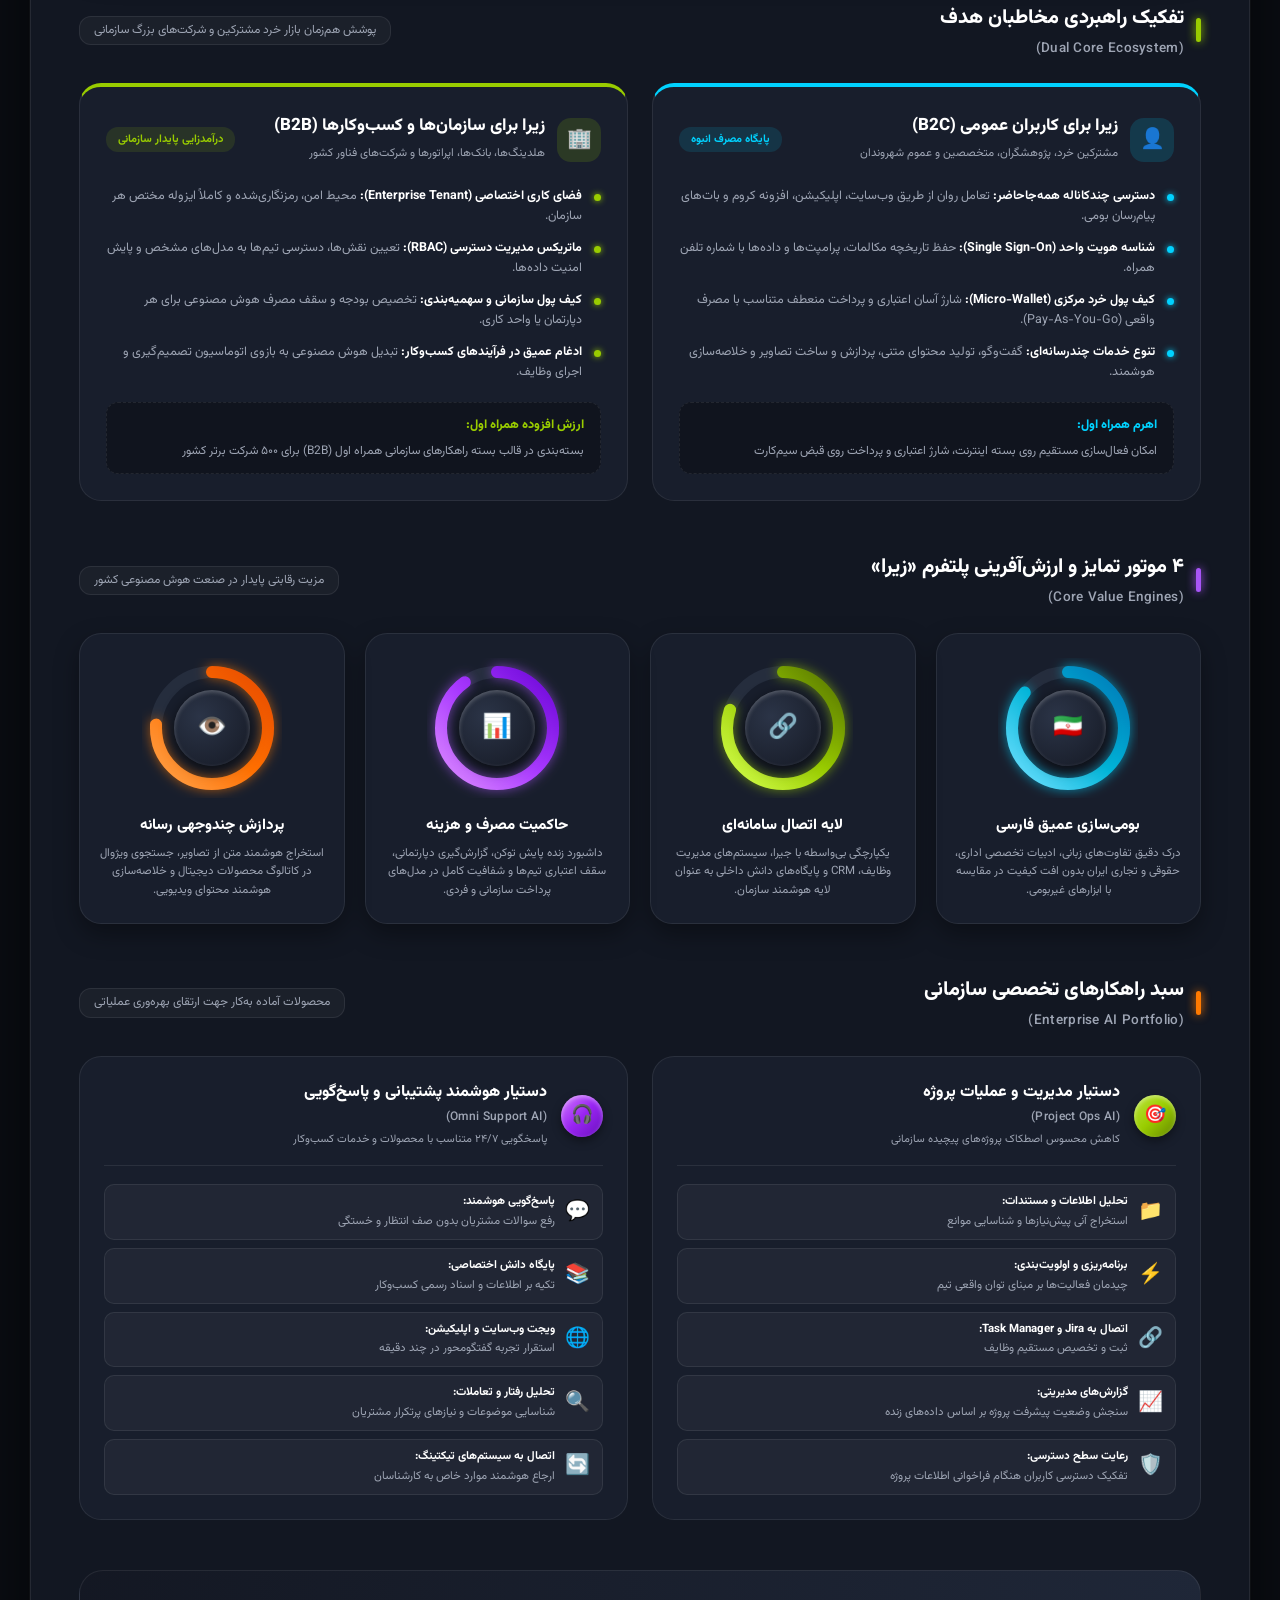
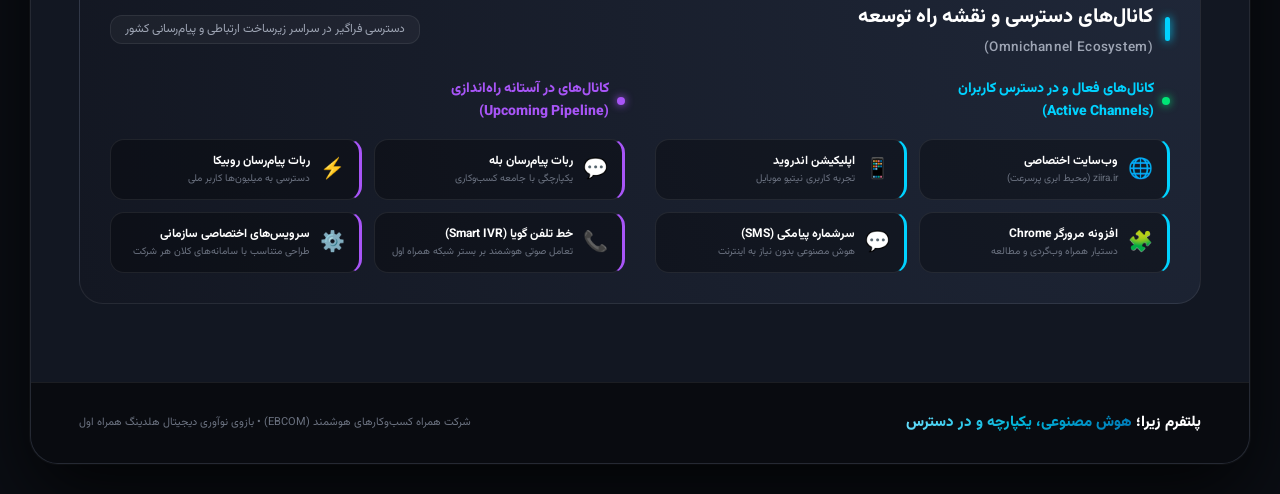
<file: infographics/Ziira/index.html>
<!doctype html>
<html lang="fa" dir="rtl">
  <head>
    <meta charset="UTF-8" />
    <meta name="viewport" content="width=device-width, initial-scale=1.0" />
    <title>
      اینفوگرافیک راهبردی پلتفرم هوش مصنوعی زیرا (Ziira) | شرکت همراه
      کسب‌وکارهای هوشمند (EBCOM)
    </title>
    <link rel="preconnect" href="https://fonts.googleapis.com" />
    <link rel="preconnect" href="https://fonts.gstatic.com" crossorigin />
    <link
      href="https://fonts.googleapis.com/css2?family=Vazirmatn:wght@300;400;500;600;700;800;900&display=swap"
      rel="stylesheet"
    />
    <style>
      :root {
        --bg-base: #0b0e14;
        --bg-surface: #121722;
        --bg-card: #181e2c;
        --bg-card-hover: #1f2738;
        --bg-glass: rgba(24, 30, 44, 0.75);

        --border-subtle: rgba(255, 255, 255, 0.08);
        --border-light: rgba(255, 255, 255, 0.16);
        --border-glow: rgba(0, 210, 255, 0.3);

        --ziira-cyan: #00d2ff;
        --ziira-cyan-glow: rgba(0, 210, 255, 0.4);
        --ebcom-green: #99cc00;
        --ebcom-green-glow: rgba(153, 204, 0, 0.4);
        --mci-orange: #ff7a00;
        --mci-orange-glow: rgba(255, 122, 0, 0.4);
        --ai-purple: #a855f7;
        --ai-purple-glow: rgba(168, 85, 247, 0.4);
        --ai-pink: #ff2e93;
        --ai-pink-glow: rgba(255, 46, 147, 0.4);

        --grad-cyan: linear-gradient(
          135deg,
          #70e1ff 0%,
          #00b4d8 50%,
          #0077b6 100%
        );
        --grad-yellow: linear-gradient(
          135deg,
          #fff176 0%,
          #ffd600 50%,
          #ff9e00 100%
        );
        --grad-orange: linear-gradient(
          135deg,
          #ffa24a 0%,
          #ff6f00 50%,
          #e64a00 100%
        );
        --grad-purple: linear-gradient(
          135deg,
          #d47bff 0%,
          #9924f2 50%,
          #6811bc 100%
        );
        --grad-pink: linear-gradient(
          135deg,
          #ff6ea7 0%,
          #ff1e7a 50%,
          #c40055 100%
        );
        --grad-green: linear-gradient(
          135deg,
          #bce63d 0%,
          #99cc00 50%,
          #638500 100%
        );

        --text-white: #ffffff;
        --text-dim: #9ea5b4;
        --text-muted: #6b7280;

        --font-family:
          "Vazirmatn", -apple-system, BlinkMacSystemFont, "Segoe UI", Roboto,
          sans-serif;
      }

      * {
        box-sizing: border-box;
        margin: 0;
        padding: 0;
      }

      body {
        background-color: var(--bg-base);
        font-family: var(--font-family);
        color: var(--text-white);
        line-height: 1.6;
        padding: 30px 15px;
        display: flex;
        justify-content: center;
        background-image:
          radial-gradient(
            circle at 15% 10%,
            rgba(0, 210, 255, 0.09) 0%,
            transparent 45%
          ),
          radial-gradient(
            circle at 85% 30%,
            rgba(153, 204, 0, 0.08) 0%,
            transparent 40%
          ),
          radial-gradient(
            circle at 50% 65%,
            rgba(168, 85, 247, 0.08) 0%,
            transparent 50%
          ),
          radial-gradient(
            circle at 80% 90%,
            rgba(255, 122, 0, 0.08) 0%,
            transparent 45%
          );
        background-attachment: fixed;
      }

      /* ===== mobile-break: فقط در موبایل نمایش داده می‌شود ===== */
      .mobile-break {
        display: none;
      }

      /* ===== ESTYLES FOR SVG TEXT (CRITICAL FIX FOR SAFARI/iOS) ===== */
      .callout-badge text,
      .badge-text {
        font-family: "Vazirmatn", "Tahoma", "Arial", sans-serif !important;
        font-weight: 900;
        font-size: 16px;
        -webkit-font-smoothing: antialiased;
        -moz-osx-font-smoothing: grayscale;
        fill: currentColor;
        direction: ltr;
        text-anchor: middle;
        /* ⚠️ dominant-baseline حذف شود چون در Safari قابل اعتماد نیست */
        text-rendering: geometricPrecision;
        paint-order: stroke fill;
        letter-spacing: 0;
      }

      /* تعریف رنگ‌های صریح برای هر badge به‌صورت جداگانه
         تا حتی اگر fill attribute در Safari نادیده گرفته شد،
         رنگ از CSS بیاید */
      .badge-1 .badge-text,
      .badge-1 text {
        fill: #ffa0c5;
        color: #ffa0c5;
      }
      .badge-2 .badge-text,
      .badge-2 text {
        fill: #e2a6ff;
        color: #e2a6ff;
      }
      .badge-3 .badge-text,
      .badge-3 text {
        fill: #ffc588;
        color: #ffc588;
      }
      .badge-4 .badge-text,
      .badge-4 text {
        fill: #eaff85;
        color: #eaff85;
      }

      .infographic-container {
        width: 100%;
        max-width: 1220px;
        background: var(--bg-surface);
        border-radius: 28px;
        border: 1px solid var(--border-subtle);
        box-shadow:
          0 30px 80px rgba(0, 0, 0, 0.75),
          0 0 1px 1px rgba(255, 255, 255, 0.06);
        overflow: hidden;
        position: relative;
      }

      .header {
        background: linear-gradient(180deg, #161c28 0%, #111520 100%);
        padding: 36px 48px 28px 48px;
        border-bottom: 1px solid var(--border-subtle);
        position: relative;
      }

      .header-top {
        display: flex;
        justify-content: space-between;
        align-items: center;
        border-bottom: 1px solid var(--border-subtle);
        padding-bottom: 22px;
        margin-bottom: 24px;
        flex-wrap: wrap;
        gap: 20px;
      }

      .brand-lockup {
        display: flex;
        align-items: center;
        gap: 20px;
      }

      .ebcom-logo-wrap {
        display: flex;
        align-items: center;
        flex-shrink: 0;
      }

      .ebcom-logo-img {
        height: 46px;
        width: auto;
        max-width: 220px;
        object-fit: contain;
        filter: drop-shadow(0 2px 8px rgba(0, 0, 0, 0.5));
      }

      .brand-divider {
        width: 1px;
        height: 36px;
        background: var(--border-light);
      }

      .ziira-brand-badge {
        display: flex;
        align-items: center;
        justify-content: center;
        gap: 12px;
        background: rgba(0, 210, 255, 0.06);
        border: 1px solid rgba(0, 210, 255, 0.25);
        padding: 6px 16px;
        border-radius: 20px;
        flex: 1;
        min-width: 0;
      }

      .ziira-symbol-svg {
        width: 28px;
        height: 28px;
        filter: drop-shadow(0 0 6px var(--ziira-cyan-glow));
      }

      .ziira-brand-text {
        display: flex;
        flex-direction: column;
        align-items: center;
        justify-content: center;
        text-align: center;
        line-height: 1.3;
      }

      .ziira-brand-name {
        font-size: 15px;
        font-weight: 900;
        color: var(--ziira-cyan);
        letter-spacing: 0.5px;
        line-height: 1.2;
      }

      .ziira-brand-sub {
        font-size: 10px;
        color: var(--text-dim);
      }

      .strategic-affiliation {
        display: flex;
        align-items: center;
        gap: 12px;
        font-size: 13px;
        width: 100%;
      }

      .affiliation-pill {
        background: rgba(255, 255, 255, 0.04);
        border: 1px solid var(--border-subtle);
        padding: 6px 14px;
        border-radius: 20px;
        display: inline-flex;
        align-items: center;
        justify-content: center;
        gap: 8px;
        color: var(--text-dim);
        width: auto;
        white-space: nowrap;
        flex-shrink: 0;
      }

      .affiliation-pill strong {
        color: var(--ebcom-green);
      }

      .affiliation-link {
        background: rgba(0, 210, 255, 0.1);
        border: 1px solid rgba(0, 210, 255, 0.3);
        color: var(--ziira-cyan);
        padding: 6px 16px;
        border-radius: 20px;
        text-decoration: none;
        font-size: 13px;
        font-weight: 700;
        display: inline-flex;
        align-items: center;
        justify-content: center;
        gap: 8px;
        transition: all 0.2s ease;
        box-shadow: 0 0 15px rgba(0, 210, 255, 0.15);
        width: auto;
        text-align: center;
      }

      .affiliation-link:hover {
        background: rgba(0, 210, 255, 0.22);
        transform: translateY(-1px);
      }

      .affiliation-link .live-dot {
        width: 8px;
        height: 8px;
        background: #00e676;
        border-radius: 50%;
        box-shadow: 0 0 8px #00e676;
      }

      .exec-badge {
        background: var(--grad-green);
        color: #111a00;
        font-size: 12px;
        font-weight: 900;
        padding: 8px 18px;
        border-radius: 30px;
        box-shadow: 0 4px 16px var(--ebcom-green-glow);
        letter-spacing: 0.5px;
      }

      .hero-title-area {
        display: grid;
        grid-template-columns: 1fr;
        gap: 30px;
        align-items: center;
      }

      .hero-text h1 {
        font-size: 32px;
        font-weight: 900;
        margin-bottom: 12px;
        background: linear-gradient(90deg, #ffffff 0%, #d0e4ff 100%);
        -webkit-background-clip: text;
        -webkit-text-fill-color: transparent;
        display: flex;
        align-items: center;
        gap: 14px;
      }

      .hero-text h1 .badge-glow {
        background: rgba(0, 210, 255, 0.15);
        border: 1px solid var(--ziira-cyan);
        -webkit-text-fill-color: var(--ziira-cyan);
        font-size: 13px;
        padding: 4px 14px;
        border-radius: 12px;
        box-shadow: 0 0 15px var(--ziira-cyan-glow);
      }

      .hero-text p {
        font-size: 14.5px;
        color: var(--text-dim);
        max-width: 840px;
        line-height: 1.85;
        font-weight: 400;
      }

      .hero-quick-kpi {
        display: flex;
        gap: 12px;
        width: 100%;
      }

      .quick-kpi-item {
        background: rgba(255, 255, 255, 0.04);
        border: 1px solid var(--border-subtle);
        border-radius: 16px;
        padding: 14px 18px;
        text-align: center;
        min-width: 125px;
      }

      .quick-kpi-num {
        font-size: 18px;
        font-weight: 900;
        color: var(--ziira-cyan);
      }

      .quick-kpi-label {
        font-size: 11px;
        color: var(--text-dim);
        margin-top: 4px;
      }

      .strategic-strip {
        display: grid;
        grid-template-columns: repeat(4, 1fr);
        gap: 16px;
        padding: 22px 48px;
        background: rgba(0, 0, 0, 0.3);
        border-bottom: 1px solid var(--border-subtle);
      }

      .strip-card {
        background: var(--bg-card);
        border: 1px solid var(--border-subtle);
        border-radius: 16px;
        padding: 14px 18px;
        display: flex;
        align-items: center;
        gap: 14px;
        box-shadow: 0 8px 20px rgba(0, 0, 0, 0.3);
        transition: all 0.2s;
      }

      .strip-card:hover {
        transform: translateY(-2px);
        border-color: rgba(255, 255, 255, 0.2);
      }

      .strip-card.c-green {
        border-right: 4px solid var(--ebcom-green);
      }
      .strip-card.c-cyan {
        border-right: 4px solid var(--ziira-cyan);
      }
      .strip-card.c-purple {
        border-right: 4px solid var(--ai-purple);
      }
      .strip-card.c-orange {
        border-right: 4px solid var(--mci-orange);
      }

      .strip-icon-sphere {
        width: 42px;
        height: 42px;
        border-radius: 50%;
        display: flex;
        align-items: center;
        justify-content: center;
        font-size: 18px;
        flex-shrink: 0;
        box-shadow:
          0 6px 15px rgba(0, 0, 0, 0.4),
          inset 0 2px 4px rgba(255, 255, 255, 0.4);
      }

      .strip-card.c-green .strip-icon-sphere {
        background: var(--grad-green);
        color: #111a00;
      }
      .strip-card.c-cyan .strip-icon-sphere {
        background: var(--grad-cyan);
        color: #002233;
      }
      .strip-card.c-purple .strip-icon-sphere {
        background: var(--grad-purple);
        color: #fff;
      }
      .strip-card.c-orange .strip-icon-sphere {
        background: var(--grad-orange);
        color: #fff;
      }

      .strip-text-title {
        font-size: 13px;
        font-weight: 800;
        color: var(--text-white);
      }

      .strip-text-desc {
        font-size: 11px;
        color: var(--text-dim);
      }

      .content {
        padding: 38px 48px;
      }

      .section-header {
        display: flex;
        align-items: center;
        justify-content: space-between;
        margin-bottom: 24px;
      }

      .section-title {
        display: flex;
        align-items: center;
        gap: 12px;
      }

      .section-title-bar {
        width: 5px;
        height: 24px;
        border-radius: 4px;
      }

      .bar-cyan {
        background: var(--ziira-cyan);
        box-shadow: 0 0 10px var(--ziira-cyan);
      }
      .bar-green {
        background: var(--ebcom-green);
        box-shadow: 0 0 10px var(--ebcom-green);
      }
      .bar-purple {
        background: var(--ai-purple);
        box-shadow: 0 0 10px var(--ai-purple);
      }
      .bar-pink {
        background: var(--ai-pink);
        box-shadow: 0 0 10px var(--ai-pink);
      }
      .bar-orange {
        background: var(--mci-orange);
        box-shadow: 0 0 10px var(--mci-orange);
      }

      .section-title h2 {
        font-size: 20px;
        font-weight: 800;
        color: var(--text-white);
      }

      .section-subtitle {
        font-size: 12px;
        color: var(--text-dim);
        background: rgba(255, 255, 255, 0.04);
        padding: 4px 14px;
        border-radius: 12px;
        border: 1px solid var(--border-subtle);
      }

      .arch-redesign-box {
        background: radial-gradient(
          circle at 25% 45%,
          #1b2232 0%,
          #121622 100%
        );
        border: 1px solid var(--border-subtle);
        border-radius: 24px;
        padding: 32px 30px;
        margin-bottom: 50px;
        box-shadow: 0 15px 35px rgba(0, 0, 0, 0.4);
      }

      .arch-two-col {
        display: grid;
        grid-template-columns: 450px 1fr;
        gap: 32px;
        align-items: center;
      }

      .pyramid-stage {
        display: flex;
        flex-direction: column;
        align-items: center;
        justify-content: center;
        position: relative;
      }

      .pyramid-svg-clean {
        width: 100%;
        max-width: 440px;
        height: auto;
        filter: drop-shadow(0 20px 30px rgba(0, 0, 0, 0.65));
        overflow: visible;
      }

      .pyramid-footer-note {
        margin-top: 14px;
        text-align: center;
        font-size: 11.5px;
        color: var(--text-dim);
        background: rgba(0, 0, 0, 0.35);
        border: 1px solid var(--border-subtle);
        padding: 6px 18px;
        border-radius: 20px;
        display: flex;
        align-items: center;
        gap: 8px;
      }

      .arch-cards-col {
        display: flex;
        flex-direction: column;
        gap: 14px;
      }

      .arch-capsule-card {
        background: var(--bg-card);
        border: 1px solid var(--border-subtle);
        border-radius: 18px;
        padding: 16px 20px;
        display: grid;
        grid-template-columns: auto 1fr auto;
        align-items: center;
        gap: 18px;
        position: relative;
        transition: all 0.25s ease;
        box-shadow: 0 6px 18px rgba(0, 0, 0, 0.25);
      }

      .arch-capsule-card:hover {
        background: var(--bg-card-hover);
        transform: translateX(-4px);
        border-color: rgba(255, 255, 255, 0.25);
      }

      .arch-capsule-card.tier-1 {
        border-right: 4px solid var(--ai-pink);
      }
      .arch-capsule-card.tier-2 {
        border-right: 4px solid var(--ai-purple);
      }
      .arch-capsule-card.tier-3 {
        border-right: 4px solid var(--mci-orange);
      }
      .arch-capsule-card.tier-4 {
        border-right: 4px solid var(--ebcom-green);
      }

      .capsule-sphere {
        width: 50px;
        height: 50px;
        border-radius: 50%;
        display: flex;
        align-items: center;
        justify-content: center;
        font-size: 20px;
        flex-shrink: 0;
        box-shadow:
          0 6px 16px rgba(0, 0, 0, 0.45),
          inset 0 2px 5px rgba(255, 255, 255, 0.45);
      }

      .tier-1 .capsule-sphere {
        background: var(--grad-pink);
        color: #fff;
      }
      .tier-2 .capsule-sphere {
        background: var(--grad-purple);
        color: #fff;
      }
      .tier-3 .capsule-sphere {
        background: var(--grad-orange);
        color: #fff;
      }
      .tier-4 .capsule-sphere {
        background: var(--grad-green);
        color: #111a00;
      }

      .capsule-info h3 {
        font-size: 15px;
        font-weight: 800;
        color: var(--text-white);
        margin-bottom: 6px;
        display: flex;
        flex-direction: column;
        align-items: flex-start;
        text-align: right;
        width: 100%;
        gap: 3px;
        line-height: 1.5;
      }

      .card-title-en {
        display: block;
        font-size: 12px;
        font-weight: 500;
        color: var(--text-dim);
        letter-spacing: 0.3px;
      }

      .capsule-info p {
        font-size: 12px;
        color: var(--text-dim);
        line-height: 1.55;
      }

      .capsule-tags {
        display: flex;
        flex-wrap: wrap;
        gap: 6px;
        margin-top: 8px;
      }

      .capsule-tag {
        background: rgba(255, 255, 255, 0.05);
        border: 1px solid var(--border-subtle);
        font-size: 10.5px;
        color: #d1d5db;
        padding: 2px 10px;
        border-radius: 8px;
      }

      .capsule-pct-pill {
        font-size: 16px;
        font-weight: 900;
        padding: 6px 14px;
        border-radius: 20px;
        background: rgba(0, 0, 0, 0.4);
        border: 1px solid var(--border-subtle);
        font-family:
          "Vazirmatn",
          -apple-system,
          BlinkMacSystemFont,
          "Segoe UI",
          Roboto,
          sans-serif;
        letter-spacing: 0.5px;
        text-align: center;
        min-width: 68px;
        display: inline-flex;
        align-items: center;
        justify-content: center;
        direction: rtl;
        line-height: 1.5;
        -webkit-font-smoothing: antialiased;
        -moz-osx-font-smoothing: grayscale;
        -webkit-text-fill-color: currentColor;
        -webkit-text-stroke: 0;
      }

      .tier-1 .capsule-pct-pill {
        color: var(--ai-pink);
        border-color: rgba(255, 46, 147, 0.3);
      }
      .tier-2 .capsule-pct-pill {
        color: var(--ai-purple);
        border-color: rgba(168, 85, 247, 0.3);
      }
      .tier-3 .capsule-pct-pill {
        color: var(--mci-orange);
        border-color: rgba(255, 122, 0, 0.3);
      }
      .tier-4 .capsule-pct-pill {
        color: var(--ebcom-green);
        border-color: rgba(153, 204, 0, 0.3);
      }

      .dual-core-grid {
        display: grid;
        grid-template-columns: 1fr 1fr;
        gap: 24px;
        margin-bottom: 50px;
      }

      .dual-box {
        background: var(--bg-card);
        border: 1px solid var(--border-subtle);
        border-radius: 22px;
        padding: 26px;
        position: relative;
        overflow: hidden;
      }

      .dual-box.b2c {
        border-top: 4px solid var(--ziira-cyan);
      }
      .dual-box.b2b {
        border-top: 4px solid var(--ebcom-green);
      }

      .dual-box-header {
        display: flex;
        justify-content: space-between;
        align-items: center;
        margin-bottom: 20px;
      }

      .dual-title-group {
        display: flex;
        align-items: center;
        gap: 12px;
      }

      .dual-icon-badge {
        width: 44px;
        height: 44px;
        border-radius: 14px;
        display: flex;
        align-items: center;
        justify-content: center;
        font-size: 20px;
      }

      .b2c .dual-icon-badge {
        background: rgba(0, 210, 255, 0.15);
        color: var(--ziira-cyan);
      }
      .b2b .dual-icon-badge {
        background: rgba(153, 204, 0, 0.15);
        color: var(--ebcom-green);
      }

      .dual-title-group h3 {
        font-size: 17px;
        font-weight: 800;
      }

      .dual-tag {
        font-size: 11px;
        font-weight: 700;
        padding: 4px 12px;
        border-radius: 12px;
      }

      .b2c .dual-tag {
        background: rgba(0, 210, 255, 0.12);
        color: var(--ziira-cyan);
      }
      .b2b .dual-tag {
        background: rgba(153, 204, 0, 0.12);
        color: var(--ebcom-green);
      }

      .dual-feature-list {
        list-style: none;
        display: flex;
        flex-direction: column;
        gap: 12px;
      }

      .dual-feature-item {
        display: flex;
        align-items: flex-start;
        gap: 12px;
        font-size: 12.5px;
        color: var(--text-dim);
        line-height: 1.6;
      }

      .dual-feature-bullet {
        width: 7px;
        height: 7px;
        border-radius: 50%;
        margin-top: 8px;
        flex-shrink: 0;
      }

      .b2c .dual-feature-bullet {
        background: var(--ziira-cyan);
        box-shadow: 0 0 6px var(--ziira-cyan);
      }
      .b2b .dual-feature-bullet {
        background: var(--ebcom-green);
        box-shadow: 0 0 6px var(--ebcom-green);
      }

      .dual-feature-item strong {
        color: var(--text-white);
      }

      .dual-bottom-note {
        margin-top: 20px;
        padding: 12px 16px;
        border-radius: 12px;
        font-size: 12px;
        display: flex;
        flex-direction: column;
        align-items: flex-start;
        gap: 6px;
        background: rgba(0, 0, 0, 0.3);
        border: 1px dashed var(--border-subtle);
      }

      .dual-note-title {
        font-weight: 800;
        color: var(--ziira-cyan);
        font-size: 12.5px;
      }

      .dual-note-desc {
        color: var(--text-dim);
        line-height: 1.7;
        font-size: 12px;
      }

      .gauge-section {
        margin-bottom: 50px;
      }

      .gauge-grid {
        display: grid;
        grid-template-columns: repeat(4, 1fr);
        gap: 20px;
      }

      .gauge-card {
        background: var(--bg-card);
        border: 1px solid var(--border-subtle);
        border-radius: 22px;
        padding: 24px 18px;
        display: flex;
        flex-direction: column;
        align-items: center;
        text-align: center;
        position: relative;
        box-shadow: 0 10px 25px rgba(0, 0, 0, 0.35);
        transition: transform 0.2s;
      }

      .gauge-vis {
        width: 140px;
        height: 140px;
        position: relative;
        display: flex;
        align-items: center;
        justify-content: center;
        margin-bottom: 16px;
      }

      .gauge-svg {
        width: 100%;
        height: 100%;
        transform: rotate(-90deg);
      }

      .gauge-bg-circle {
        fill: none;
        stroke: #252d3d;
        stroke-width: 12;
      }

      .gauge-fill-circle {
        fill: none;
        stroke-width: 12;
        stroke-linecap: round;
        stroke-dasharray: 377;
      }

      .gauge-cyan .gauge-fill-circle {
        stroke: url(#grad-cyan-svg);
        filter: drop-shadow(0 0 6px rgba(0, 210, 255, 0.6));
      }
      .gauge-green .gauge-fill-circle {
        stroke: url(#grad-green-svg);
        filter: drop-shadow(0 0 6px rgba(153, 204, 0, 0.6));
      }
      .gauge-purple .gauge-fill-circle {
        stroke: url(#grad-purple-svg);
        filter: drop-shadow(0 0 6px rgba(168, 85, 247, 0.6));
      }
      .gauge-orange .gauge-fill-circle {
        stroke: url(#grad-orange-svg);
        filter: drop-shadow(0 0 6px rgba(255, 122, 0, 0.6));
      }

      .gauge-inner-sphere {
        position: absolute;
        width: 76px;
        height: 76px;
        border-radius: 50%;
        background: radial-gradient(
          circle at 35% 35%,
          #2b3447 0%,
          #151924 100%
        );
        display: flex;
        align-items: center;
        justify-content: center;
        box-shadow:
          0 4px 14px rgba(0, 0, 0, 0.6),
          inset 0 2px 4px rgba(255, 255, 255, 0.25);
      }

      .gauge-inner-icon {
        font-size: 24px;
        color: var(--text-white);
      }

      .gauge-title {
        font-size: 15px;
        font-weight: 800;
        color: var(--text-white);
        margin-bottom: 6px;
      }

      .gauge-desc {
        font-size: 11.5px;
        color: var(--text-dim);
        line-height: 1.6;
      }

      .pillars-grid {
        display: grid;
        grid-template-columns: repeat(2, 1fr);
        gap: 24px;
        margin-bottom: 50px;
      }

      .pillar-box {
        background: var(--bg-card);
        border: 1px solid var(--border-subtle);
        border-radius: 22px;
        padding: 24px;
      }

      .pillar-header {
        display: flex;
        align-items: center;
        gap: 14px;
        margin-bottom: 18px;
        padding-bottom: 14px;
        border-bottom: 1px solid var(--border-subtle);
      }

      .pillar-sphere-sm {
        width: 42px;
        height: 42px;
        border-radius: 50%;
        display: flex;
        align-items: center;
        justify-content: center;
        font-size: 18px;
        box-shadow:
          0 4px 10px rgba(0, 0, 0, 0.4),
          inset 0 2px 4px rgba(255, 255, 255, 0.4);
      }

      .pillar-header h3 {
        font-size: 16px;
        font-weight: 800;
        color: var(--text-white);
        display: flex;
        flex-direction: column;
        align-items: flex-start;
        gap: 3px;
        line-height: 1.5;
      }

      .feature-tags {
        display: flex;
        flex-direction: column;
        gap: 8px;
      }

      .feature-tag {
        background: rgba(255, 255, 255, 0.04);
        border: 1px solid var(--border-subtle);
        padding: 8px 12px;
        border-radius: 10px;
        font-size: 11.5px;
        color: var(--text-dim);
        display: flex;
        align-items: center;
        gap: 10px;
        line-height: 1.55;
      }

      .feature-tag-title {
        color: var(--text-white);
        font-weight: 700;
        margin-bottom: 2px;
      }

      .feature-tag-title strong {
        color: var(--text-white);
      }

      .feature-tag-desc {
        color: var(--text-dim);
      }
      .feature-tag strong {
        color: var(--text-white);
      }

      .omni-section {
        background: radial-gradient(
          circle at top right,
          #1f2738 0%,
          #131722 100%
        );
        border: 1px solid var(--border-subtle);
        border-radius: 24px;
        padding: 30px;
        margin-bottom: 40px;
      }

      .omni-layout {
        display: grid;
        grid-template-columns: 1fr 1fr;
        gap: 30px;
      }

      .channel-group-title {
        font-size: 14px;
        font-weight: 800;
        color: var(--ziira-cyan);
        margin-bottom: 16px;
        display: flex;
        align-items: center;
        gap: 8px;
      }

      .channels-flex {
        display: grid;
        grid-template-columns: repeat(2, 1fr);
        gap: 12px;
      }

      .channel-item {
        background: rgba(0, 0, 0, 0.3);
        border: 1px solid var(--border-subtle);
        border-radius: 14px;
        padding: 12px 14px;
        display: flex;
        align-items: center;
        gap: 10px;
      }

      .channel-item.active {
        border-right: 3px solid var(--ziira-cyan);
      }
      .channel-item.pipeline {
        border-right: 3px solid var(--ai-purple);
        opacity: 0.85;
      }

      .status-dot {
        width: 8px;
        height: 8px;
        border-radius: 50%;
      }

      .status-dot.active {
        background: #00e676;
        box-shadow: 0 0 8px #00e676;
      }
      .status-dot.pipeline {
        background: var(--ai-purple);
        box-shadow: 0 0 8px var(--ai-purple);
      }

      .channel-name {
        font-size: 12px;
        font-weight: 700;
        color: var(--text-white);
      }

      .channel-meta {
        font-size: 10px;
        color: var(--text-muted);
      }

      .footer {
        background: #090b10;
        padding: 28px 48px;
        display: flex;
        justify-content: space-between;
        align-items: center;
        border-top: 1px solid var(--border-subtle);
        flex-wrap: wrap;
        gap: 20px;
      }

      .footer-left {
        display: flex;
        align-items: center;
        gap: 16px;
      }

      .footer-slogan {
        font-size: 15px;
        font-weight: 800;
        color: var(--text-white);
      }

      .footer-slogan span {
        background: var(--grad-cyan);
        -webkit-background-clip: text;
        -webkit-text-fill-color: transparent;
      }

      .footer-right {
        font-size: 11px;
        color: var(--text-muted);
        text-align: left;
        line-height: 1.6;
      }

      .sec-title-en {
        display: block;
        font-size: 13.5px;
        font-weight: 500;
        color: var(--text-dim);
        margin-top: 4px;
        letter-spacing: 0.3px;
      }

      .reveal-box {
        opacity: 0;
        transform: translateY(26px);
        transition:
          opacity 0.6s cubic-bezier(0.2, 0.9, 0.3, 1),
          transform 0.6s cubic-bezier(0.2, 0.9, 0.3, 1),
          border-color 0.25s ease,
          box-shadow 0.25s ease;
      }

      .reveal-box.box-revealed {
        opacity: 1;
        transform: translateY(0);
      }

      .hero-quick-kpi {
        display: flex;
        gap: 12px;
        justify-content: center;
        align-items: stretch;
        width: 100%;
      }

      .quick-kpi-item {
        flex: 1 1 0;
        min-width: 0;
        text-align: center;
        display: flex;
        flex-direction: column;
        align-items: center;
        justify-content: center;
      }

      .quick-kpi-num,
      .quick-kpi-label {
        text-align: center;
        width: 100%;
      }

      .brand-row-main {
        display: flex;
        align-items: center;
        gap: 16px;
        width: 100%;
      }

      @media (max-width: 960px) {
        .header,
        .content,
        .strategic-strip,
        .footer {
          padding: 24px 20px;
        }
        .arch-two-col,
        .dual-core-grid,
        .gauge-grid,
        .pillars-grid,
        .omni-layout,
        .strategic-strip {
          grid-template-columns: 1fr;
        }
        .hero-title-area {
          grid-template-columns: 1fr;
          text-align: center;
        }
        .hero-text h1 {
          justify-content: center;
        }
        .hero-quick-kpi {
          justify-content: center;
        }
      }

      @media (max-width: 768px) {
        body {
          padding: 12px 6px;
        }

        .infographic-container {
          border-radius: 20px;
          width: 100%;
          max-width: 100%;
        }

        .header {
          padding: 22px 14px 18px 14px;
        }

        .header-top {
          display: flex;
          flex-direction: column;
          align-items: center;
          gap: 14px;
          width: 100%;
          padding-bottom: 16px;
          margin-bottom: 18px;
        }

        .brand-lockup {
          display: flex;
          flex-direction: column;
          align-items: center;
          gap: 12px;
          width: 100%;
        }

        .brand-row-main {
          display: flex;
          flex-direction: row;
          align-items: center;
          justify-content: center;
          gap: 12px;
          width: 100%;
          /* max-width: 320px; ← اضافه شود: هم‌عرض با بقیه */
          margin: 0 auto; /* ← اضافه شود: وسط‌چین */
        }

        .ebcom-logo-wrap {
          order: 1;
          margin: 0;
        }
        .ebcom-logo-img {
          height: 38px;
          max-width: 180px;
        }

        .ziira-brand-badge {
          order: 2;
          margin: 0;
          padding: 8px 18px;
          border-radius: 22px;
          font-size: 15px;
          width: 100%; /* ← تغییر: تمام عرض والد */
          /* max-width: 320px; ← اضافه: هم‌عرض با بقیه */
          box-sizing: border-box; /* ← اضافه: جلوگیری از سرریز */
          box-shadow: 0 4px 16px rgba(0, 210, 255, 0.16);
          display: flex;
          align-items: center;
          justify-content: center;
        }

        .ziira-brand-name {
          font-size: 15.5px;
        }
        .ziira-brand-sub {
          font-size: 11px;
        }

        .brand-divider,
        .brand-divider-internal,
        .brand-divider-main {
          display: none !important;
        }

        .strategic-affiliation {
          display: flex;
          flex-direction: row;
          justify-content: center;
          align-items: stretch;
          flex-wrap: nowrap;
          gap: 8px;
          width: 100%;
          /* max-width: 320px; */
          margin: 0 auto;
        }

        .affiliation-pill {
          flex: 1 1 auto;
          width: auto;
          min-width: 0;
          font-size: 12px;
          padding: 7px 10px;
          border-radius: 18px;
          display: inline-flex;
          align-items: center;
          justify-content: center;
          text-align: center;
          white-space: nowrap;
          box-sizing: border-box;
        }

        .affiliation-link {
          flex: 0 0 auto;
          width: fit-content;
          font-size: 12px;
          padding: 7px 14px;
          border-radius: 18px;
          display: inline-flex;
          align-items: center;
          justify-content: center;
          text-align: center;
          white-space: nowrap;
          box-sizing: border-box;
          gap: 6px;
        }

        .affiliation-link {
          gap: 6px;
        }

        .exec-badge {
          width: 100%;
          /* max-width: 320px; */
          text-align: center;
          font-size: 11.5px;
          padding: 7px 16px;
          border-radius: 20px;
          margin: 0 auto;
        }

        .hero-title-area {
          grid-template-columns: 1fr;
          gap: 18px;
          text-align: center;
        }

        .hero-text h1 {
          font-size: 22.5px;
          font-weight: 900;
          line-height: 1.5;
          flex-direction: column;
          align-items: center;
          gap: 8px;
          text-align: center;
        }

        .hero-text h1 .badge-glow {
          font-size: 12.5px;
          padding: 4px 14px;
        }

        .hero-text p {
          font-size: 13.5px;
          line-height: 1.85;
          text-align: justify;
          color: #d1d5db;
        }

        .hero-quick-kpi {
          display: flex;
          flex-direction: column;
          gap: 10px;
          width: 100%;
          margin: 16px auto 0 auto;
          align-items: stretch;
        }

        .mobile-break {
          display: inline;
        }

        .quick-kpi-item {
          width: 100%;
          min-width: unset;
          padding: 12px 16px;
          text-align: center;
          display: flex;
          flex-direction: column;
          align-items: center;
          justify-content: center;
          border-radius: 14px;
        }

        .quick-kpi-num {
          font-size: 14px;
          font-weight: 900;
          text-align: center;
        }
        .quick-kpi-label {
          font-size: 11.5px;
          font-weight: 500;
          color: var(--text-dim);
          margin-top: 4px;
          text-align: center;
        }

        .strategic-strip {
          grid-template-columns: 1fr;
          gap: 12px;
          padding: 16px 14px;
        }
        .strip-card {
          padding: 14px 16px;
          gap: 14px;
          border-radius: 16px;
        }
        .strip-icon-sphere {
          width: 44px;
          height: 44px;
          font-size: 20px;
          flex-shrink: 0;
        }
        .strip-text-title {
          font-size: 14.5px;
          font-weight: 800;
          line-height: 1.45;
        }
        .strip-text-desc {
          font-size: 12.5px;
          line-height: 1.65;
          color: #cbd5e1;
          margin-top: 3px;
        }

        .content {
          padding: 22px 14px;
        }

        .section-header {
          flex-direction: column;
          align-items: flex-start;
          gap: 8px;
          margin-bottom: 20px;
        }

        .section-title {
          display: flex;
          align-items: flex-start;
          gap: 10px;
          width: 100%;
        }

        .section-title-bar {
          width: 5px;
          height: 28px;
          border-radius: 3px;
          flex-shrink: 0;
          margin-top: 2px;
        }

        .section-title h2 {
          font-size: 17.5px;
          font-weight: 800;
          line-height: 1.45;
        }
        .sec-title-en {
          display: block;
          font-size: 12.5px;
          font-weight: 500;
          color: var(--text-dim);
          margin-top: 3px;
        }
        .section-subtitle {
          font-size: 12px;
          padding: 4px 12px;
          border-radius: 12px;
          line-height: 1.5;
        }

        .arch-redesign-box {
          padding: 20px 12px;
          border-radius: 20px;
          margin-bottom: 35px;
        }
        .arch-two-col {
          grid-template-columns: 1fr;
          gap: 22px;
        }

        .pyramid-stage {
          width: 100%;
          display: flex;
          flex-direction: column;
          align-items: center;
        }

        .pyramid-svg-clean {
          width: 100%;
          max-width: 330px;
          height: auto;
          margin: 0 auto;
          display: block;
        }

        .pyramid-footer-note {
          font-size: 11.5px;
          padding: 6px 14px;
          margin-top: 10px;
        }

        .arch-capsule-card {
          display: flex;
          flex-direction: column;
          align-items: flex-start;
          text-align: right;
          padding: 20px 16px;
          gap: 12px;
          border-radius: 18px;
        }

        .arch-capsule-card .capsule-sphere {
          order: 1;
          width: 52px;
          height: 52px;
          font-size: 22px;
          align-self: flex-start;
          margin-bottom: 4px;
        }

        .arch-capsule-card .capsule-info {
          order: 2;
          width: 100%;
          text-align: right;
        }

        .arch-capsule-card .capsule-info h3 {
          font-size: 15.5px;
          font-weight: 800;
          line-height: 1.55;
          text-align: right;
          align-items: flex-start;
          margin-bottom: 6px;
          display: flex;
          flex-direction: column;
          width: 100%;
        }

        .arch-capsule-card .capsule-info h3 .card-title-en {
          text-align: right;
          width: 100%;
        }
        .arch-capsule-card .capsule-info p {
          font-size: 13.5px;
          line-height: 1.8;
          text-align: right;
          color: #cbd5e1;
        }

        .arch-capsule-card .capsule-tags {
          display: flex;
          flex-wrap: wrap;
          justify-content: flex-start;
          gap: 6px;
          margin-top: 10px;
        }

        .arch-capsule-card .capsule-tag {
          font-size: 11.5px;
          padding: 4px 10px;
          border-radius: 8px;
        }

        .arch-capsule-card .capsule-pct-pill {
          order: 3;
          align-self: flex-start;
          font-size: 15px;
          margin-top: 6px;
          padding: 5px 16px;
        }

        .dual-core-grid {
          grid-template-columns: 1fr;
          gap: 18px;
          margin-bottom: 35px;
        }
        .dual-box {
          padding: 20px 16px;
          border-radius: 18px;
        }

        .dual-box-header {
          display: flex;
          flex-direction: column;
          align-items: center;
          gap: 10px;
          margin-bottom: 16px;
        }

        .dual-title-group {
          display: flex;
          flex-direction: column;
          align-items: center;
          text-align: center;
          gap: 8px;
        }

        .dual-icon-badge {
          width: 46px;
          height: 46px;
          font-size: 22px;
          border-radius: 14px;
        }
        .dual-title-group h3 {
          font-size: 16.5px;
          font-weight: 800;
          text-align: center;
        }
        .dual-title-group span {
          font-size: 12px;
          color: var(--text-dim);
          text-align: center;
          display: block;
        }
        .dual-tag {
          font-size: 11.5px;
          padding: 4px 12px;
        }
        .dual-feature-list {
          gap: 10px;
        }
        .dual-feature-item {
          font-size: 13.5px;
          line-height: 1.75;
          gap: 10px;
        }

        .dual-bottom-note {
          font-size: 12.5px;
          padding: 10px 12px;
          flex-direction: column;
          text-align: center;
          align-items: center;
          gap: 4px;
        }

        .dual-note-title {
          font-size: 13px;
          text-align: center;
          width: 100%;
        }

        .dual-note-desc {
          font-size: 12.5px;
          text-align: center;
        }

        .gauge-section {
          margin-bottom: 35px;
        }
        .gauge-grid {
          grid-template-columns: 1fr;
          gap: 16px;
        }
        .gauge-card {
          padding: 24px 18px;
          border-radius: 18px;
        }
        .gauge-vis {
          width: 130px;
          height: 130px;
          margin-bottom: 14px;
        }
        .gauge-title {
          font-size: 16.5px;
          font-weight: 800;
          margin-bottom: 8px;
        }
        .gauge-desc {
          font-size: 13.5px;
          line-height: 1.75;
          color: #cbd5e1;
        }

        .pillars-grid {
          grid-template-columns: 1fr;
          gap: 18px;
          margin-bottom: 35px;
        }
        .pillar-box {
          padding: 20px 16px;
          border-radius: 18px;
        }

        .pillar-header {
          display: flex;
          flex-direction: column;
          align-items: center;
          text-align: center;
          gap: 10px;
          padding-bottom: 14px;
          margin-bottom: 14px;
        }

        .pillar-sphere-sm {
          width: 48px;
          height: 48px;
          font-size: 22px;
        }
        .pillar-header h3 {
          font-size: 16px;
          font-weight: 800;
          text-align: center;
        }
        .pillar-header span {
          font-size: 12.5px;
          text-align: center;
          display: block;
          margin-top: 3px;
        }

        .feature-tags {
          display: flex;
          flex-direction: column;
          gap: 8px;
        }

        .feature-tag {
          display: flex;
          flex-direction: row;
          align-items: flex-start;
          gap: 10px;
          font-size: 13px;
          line-height: 1.7;
          padding: 10px 12px;
          border-radius: 10px;
        }

        .feature-tag > span {
          flex-shrink: 0;
          font-size: 20px;
          line-height: 1.4;
        }

        .feature-tag-title {
          display: block;
          width: 100%;
          color: var(--text-white);
          font-weight: 800;
          font-size: 13.5px;
          text-align: right;
          margin-bottom: 4px;
        }

        .feature-tag-desc {
          display: block;
          width: 100%;
          color: #cbd5e1;
          font-size: 12.5px;
          line-height: 1.75;
          text-align: right;
        }

        .omni-section {
          padding: 22px 14px;
          border-radius: 20px;
          margin-bottom: 30px;
        }
        .omni-layout {
          grid-template-columns: 1fr;
          gap: 22px;
        }
        .channel-group-title {
          font-size: 13.5px;
          margin-bottom: 14px;
        }
        .channels-flex {
          grid-template-columns: 1fr;
          gap: 10px;
        }
        .channel-item {
          padding: 12px 14px;
        }
        .channel-name {
          font-size: 13.5px;
        }
        .channel-meta {
          font-size: 11.5px;
        }

        .footer {
          padding: 24px 16px;
          flex-direction: column;
          text-align: center;
          gap: 12px;
        }

        .footer-left,
        .footer-right {
          text-align: center;
          justify-content: center;
          width: 100%;
        }

        .footer-slogan {
          font-size: 15px;
        }
        .footer-right {
          font-size: 12px;
          line-height: 1.65;
          text-align: center;
        }
      }

      @media (max-width: 480px) {
        .hero-quick-kpi {
          grid-template-columns: repeat(3, 1fr);
          gap: 6px;
        }
        .quick-kpi-num {
          font-size: 13px;
        }
        .quick-kpi-label {
          font-size: 10.5px;
        }
      }

      @media print {
        body {
          padding: 0;
          background: #0b0e14;
          -webkit-print-color-adjust: exact;
          print-color-adjust: exact;
        }
        .infographic-container {
          border: none;
          box-shadow: none;
          max-width: 100%;
        }
        .tier-shape,
        .callout-dot,
        .callout-badge,
        .arch-capsule-card,
        .gauge-card,
        .gauge-inner-sphere {
          opacity: 1 !important;
          transform: none !important;
        }
        .callout-line {
          clip-path: none !important;
        }
      }

      /* ANIMATION STYLES */
      .tier-drop {
        opacity: 0;
        pointer-events: none;
        transform-box: fill-box;
        transform-origin: center;
        transition: opacity 0.3s ease;
      }

      .tier-drop.drop-active {
        opacity: 1;
        animation: dropBirth 0.6s ease-out forwards;
      }

      .tier-drop.drop-active .drop-ripple-a {
        animation: rippleExpandA 0.7s cubic-bezier(0.1, 0.8, 0.3, 1) forwards;
      }

      .tier-drop.drop-active .drop-ripple-b {
        animation: rippleExpandB 0.8s cubic-bezier(0.1, 0.8, 0.3, 1) 0.1s
          forwards;
      }

      @keyframes dropBirth {
        0% {
          transform: scale(0.2);
          opacity: 0;
        }
        50% {
          transform: scale(1.2);
          opacity: 1;
        }
        100% {
          transform: scale(1);
          opacity: 0.9;
        }
      }

      @keyframes rippleExpandA {
        0% {
          r: 6;
          opacity: 1;
          stroke-width: 3;
        }
        100% {
          r: 42;
          opacity: 0;
          stroke-width: 0.5;
        }
      }

      @keyframes rippleExpandB {
        0% {
          r: 10;
          opacity: 0.8;
          stroke-width: 2.5;
        }
        100% {
          r: 60;
          opacity: 0;
          stroke-width: 0.3;
        }
      }

      .tier-shape {
        transform-box: fill-box;
        transform-origin: center;
        transition:
          transform 0.65s cubic-bezier(0.34, 1.4, 0.64, 1),
          opacity 0.5s ease;
        opacity: 0;
        transform: scale(0);
      }

      .tier-shape.tier-expanded {
        opacity: 1;
        transform: scale(1);
      }

      .callout-dot {
        transform-box: fill-box;
        transform-origin: center;
        transition:
          transform 0.35s cubic-bezier(0.34, 1.56, 0.64, 1),
          opacity 0.3s ease;
        opacity: 0;
        transform: scale(0);
      }

      .callout-dot.dot-visible {
        opacity: 1;
        transform: scale(1);
        filter: drop-shadow(0 0 6px currentColor);
      }

      .callout-badge {
        transform-box: fill-box;
        transform-origin: center;
        transition:
          transform 0.45s cubic-bezier(0.34, 1.5, 0.64, 1),
          opacity 0.35s ease;
        opacity: 0;
        transform: scale(0);
      }

      .callout-badge.badge-visible {
        opacity: 1;
        transform: scale(1);
      }

      .arch-capsule-card {
        transition:
          transform 0.55s cubic-bezier(0.2, 0.9, 0.3, 1),
          opacity 0.5s ease,
          box-shadow 0.3s ease,
          border-color 0.3s ease;
        opacity: 0;
        transform: translateX(45px);
      }

      .arch-capsule-card.card-visible {
        opacity: 1;
        transform: translateX(0);
      }

      .arch-capsule-card.card-active-glow {
        box-shadow:
          0 0 25px rgba(0, 210, 255, 0.28),
          0 10px 24px rgba(0, 0, 0, 0.5);
      }

      .arch-capsule-card.tier-1.card-active-glow {
        border-color: rgba(255, 46, 147, 0.7);
      }
      .arch-capsule-card.tier-2.card-active-glow {
        border-color: rgba(168, 85, 247, 0.7);
      }
      .arch-capsule-card.tier-3.card-active-glow {
        border-color: rgba(255, 122, 0, 0.7);
      }
      .arch-capsule-card.tier-4.card-active-glow {
        border-color: rgba(153, 204, 0, 0.7);
      }

      .gauge-card {
        transition:
          transform 0.55s cubic-bezier(0.2, 0.9, 0.3, 1),
          opacity 0.5s ease,
          border-color 0.25s ease,
          box-shadow 0.25s ease;
        opacity: 0;
        transform: translateY(35px);
      }

      .gauge-card.gauge-visible {
        opacity: 1;
        transform: translateY(0);
      }

      .gauge-fill-circle {
        stroke-dasharray: 377;
        stroke-dashoffset: 377;
        transition: stroke-dashoffset 1.6s cubic-bezier(0.25, 1, 0.35, 1);
      }

      .gauge-inner-sphere {
        transform: scale(0);
        opacity: 0;
        transition:
          transform 0.6s cubic-bezier(0.34, 1.45, 0.64, 1),
          opacity 0.5s ease;
      }

      .gauge-card.gauge-visible .gauge-inner-sphere {
        transform: scale(1);
        opacity: 1;
      }

      .gauge-inner-icon {
        display: inline-block;
        transition: transform 0.3s ease;
      }
    </style>
  </head>
  <body>
    <!-- SVG Master Gradients Definitions -->
    <svg width="0" height="0" style="position: absolute">
      <defs>
        <linearGradient id="grad-cyan-svg" x1="0%" y1="0%" x2="100%" y2="100%">
          <stop offset="0%" stop-color="#70E1FF" />
          <stop offset="50%" stop-color="#00B4D8" />
          <stop offset="100%" stop-color="#0077B6" />
        </linearGradient>
        <linearGradient id="grad-green-svg" x1="0%" y1="0%" x2="100%" y2="100%">
          <stop offset="0%" stop-color="#D4FF4D" />
          <stop offset="50%" stop-color="#99CC00" />
          <stop offset="100%" stop-color="#557300" />
        </linearGradient>
        <linearGradient
          id="grad-orange-svg"
          x1="0%"
          y1="0%"
          x2="100%"
          y2="100%"
        >
          <stop offset="0%" stop-color="#FFA24A" />
          <stop offset="50%" stop-color="#FF6F00" />
          <stop offset="100%" stop-color="#E64A00" />
        </linearGradient>
        <linearGradient
          id="grad-purple-svg"
          x1="0%"
          y1="0%"
          x2="100%"
          y2="100%"
        >
          <stop offset="0%" stop-color="#DC8CFF" />
          <stop offset="50%" stop-color="#A838FF" />
          <stop offset="100%" stop-color="#6B05D6" />
        </linearGradient>
        <linearGradient id="grad-pink-svg" x1="0%" y1="0%" x2="100%" y2="100%">
          <stop offset="0%" stop-color="#FF6EA7" />
          <stop offset="50%" stop-color="#FF1E7A" />
          <stop offset="100%" stop-color="#BA004E" />
        </linearGradient>
      </defs>
    </svg>

    <div class="infographic-container">
      <header class="header">
        <div class="header-top">
          <div class="brand-lockup">
            <div class="brand-row-main">
              <div class="ebcom-logo-wrap">
                <img
                  src="../../assets/images/Ziira.png"
                  alt="شرکت همراه کسب‌وکارهای هوشمند (EBCOM)"
                  class="ebcom-logo-img"
                  onerror="
                    this.onerror = null;
                    this.src = 'EBCOM_LOGO_L.png';
                  "
                />
              </div>

              <div class="brand-divider brand-divider-internal"></div>

              <div class="ziira-brand-badge">
                <div class="ziira-brand-text">
                  <span class="ziira-brand-name">پلتفرم زیرا | Ziira AI</span>
                  <span class="ziira-brand-sub"
                    >هوش مصنوعی یکپارچه سازمانی</span
                  >
                </div>
              </div>
            </div>

            <div class="brand-divider brand-divider-main"></div>

            <div class="strategic-affiliation">
              <div class="affiliation-pill">
                هم‌پیمان راهبردی: <strong>همراه اول</strong>
              </div>
              <a
                href="https://ziira.ir"
                target="_blank"
                class="affiliation-link"
              >
                <span class="live-dot"></span>
                <span>ziira.ir</span>
              </a>
            </div>
          </div>

          <div class="exec-badge">گزارش راهبردی</div>
        </div>

        <div class="hero-title-area">
          <div class="hero-text">
            <h1>
              پلتفرم هوش مصنوعی «زیرا» (Ziira)
              <span class="badge-glow">زیرساخت حاکمیتی AI</span>
            </h1>
            <p>
              پلتفرم جامع، بومی و چندوجهی هوش مصنوعی شرکت همراه کسب‌وکارهای
              هوشمند (EBCOM)؛ ارائه‌دهنده راهکارهای هوش مصنوعی یکپارچه با تمرکز
              ویژه بر زبان فارسی، حاکمیت داده سازمانی و اتصال مستقیم به
              سامانه‌های عملیاتی کشور در بستر ارتباطی همراه اول.
            </p>
          </div>

          <div class="hero-quick-kpi">
            <div class="quick-kpi-item">
              <div class="quick-kpi-num">Omni-Channel</div>
              <div class="quick-kpi-label">دسترسی چندرسانه‌ای</div>
            </div>
            <div class="quick-kpi-item">
              <div class="quick-kpi-num">B2B & B2C</div>
              <div class="quick-kpi-label">مدل درآمدی دوگانه</div>
            </div>
            <div class="quick-kpi-item">
              <div class="quick-kpi-num">RAG بومی</div>
              <div class="quick-kpi-label">پایگاه دانش سازمانی</div>
            </div>
          </div>
        </div>
      </header>

      <div class="strategic-strip">
        <div class="strip-card c-green reveal-box">
          <div class="strip-icon-sphere">🇮🇷</div>
          <div>
            <div class="strip-text-title">تمرکز عمیق بر زبان فارسی</div>
            <div class="strip-text-desc">
              درک بافت فرهنگی و نگارش تخصصی اداری و تجاری
            </div>
          </div>
        </div>

        <div class="strip-card c-cyan reveal-box">
          <div class="strip-icon-sphere">🏢</div>
          <div>
            <div class="strip-text-title">فضای اختصاصی سازمانی</div>
            <div class="strip-text-desc">
              ایزولاسیون کامل داده‌ها و امنیت در تراز Enterprise
            </div>
          </div>
        </div>

        <div class="strip-card c-purple reveal-box">
          <div class="strip-icon-sphere">🤖</div>
          <div>
            <div class="strip-text-title">دستیاران متصل به فرآیند</div>
            <div class="strip-text-desc">
              اتصال زنده به جیرا، تیکتینگ و ERP سازمان
            </div>
          </div>
        </div>

        <div class="strip-card c-orange reveal-box">
          <div class="strip-icon-sphere">💳</div>
          <div>
            <div class="strip-text-title">کیف پول متمرکز و سهمیه‌بندی</div>
            <div class="strip-text-desc">
              مدیریت مصرف تیم‌ها با مکانیزم Pay-per-Use
            </div>
          </div>
        </div>
      </div>

      <div class="content">
        <!-- SECTION 1 -->
        <div class="section-header">
          <div class="section-title">
            <div class="section-title-bar bar-cyan"></div>
            <h2>
              معماری ۴ سطحی پلتفرم زیرا
              <span class="sec-title-en">(Layered AI Architecture)</span>
            </h2>
          </div>
          <div class="section-subtitle">
            تفکیک لایه‌های زیرساختی، دانشی، عاملیتی و رابط کاربری
          </div>
        </div>

        <div class="arch-redesign-box">
          <div class="arch-two-col">
            <div class="pyramid-stage" id="arch-pyramid-stage">
              <svg
                class="pyramid-svg-clean"
                viewBox="0 0 540 480"
                xmlns="http://www.w3.org/2000/svg"
              >
                <defs>
                  <linearGradient
                    id="p-cyl1-top"
                    x1="0%"
                    y1="0%"
                    x2="100%"
                    y2="100%"
                  >
                    <stop offset="0%" stop-color="#FFA0C5" />
                    <stop offset="100%" stop-color="#FF1E7A" />
                  </linearGradient>
                  <linearGradient
                    id="p-cyl1-side"
                    x1="0%"
                    y1="0%"
                    x2="100%"
                    y2="0%"
                  >
                    <stop offset="0%" stop-color="#FF1E7A" />
                    <stop offset="30%" stop-color="#FF6AA2" />
                    <stop offset="70%" stop-color="#D60057" />
                    <stop offset="100%" stop-color="#800034" />
                  </linearGradient>

                  <linearGradient
                    id="p-cyl2-top"
                    x1="0%"
                    y1="0%"
                    x2="100%"
                    y2="100%"
                  >
                    <stop offset="0%" stop-color="#E2A6FF" />
                    <stop offset="100%" stop-color="#9C27B0" />
                  </linearGradient>
                  <linearGradient
                    id="p-cyl2-side"
                    x1="0%"
                    y1="0%"
                    x2="100%"
                    y2="0%"
                  >
                    <stop offset="0%" stop-color="#9C27B0" />
                    <stop offset="30%" stop-color="#BA68C8" />
                    <stop offset="70%" stop-color="#7B1FA2" />
                    <stop offset="100%" stop-color="#4A148C" />
                  </linearGradient>

                  <linearGradient
                    id="p-cyl3-top"
                    x1="0%"
                    y1="0%"
                    x2="100%"
                    y2="100%"
                  >
                    <stop offset="0%" stop-color="#FFC588" />
                    <stop offset="100%" stop-color="#FF6F00" />
                  </linearGradient>
                  <linearGradient
                    id="p-cyl3-side"
                    x1="0%"
                    y1="0%"
                    x2="100%"
                    y2="0%"
                  >
                    <stop offset="0%" stop-color="#FF6F00" />
                    <stop offset="30%" stop-color="#FFA040" />
                    <stop offset="70%" stop-color="#E65100" />
                    <stop offset="100%" stop-color="#8F3000" />
                  </linearGradient>

                  <linearGradient
                    id="p-cyl4-top"
                    x1="0%"
                    y1="0%"
                    x2="100%"
                    y2="100%"
                  >
                    <stop offset="0%" stop-color="#EAFF85" />
                    <stop offset="100%" stop-color="#99CC00" />
                  </linearGradient>
                  <linearGradient
                    id="p-cyl4-side"
                    x1="0%"
                    y1="0%"
                    x2="100%"
                    y2="0%"
                  >
                    <stop offset="0%" stop-color="#99CC00" />
                    <stop offset="30%" stop-color="#BEE838" />
                    <stop offset="70%" stop-color="#739900" />
                    <stop offset="100%" stop-color="#405500" />
                  </linearGradient>

                  <radialGradient id="p-shadow" cx="50%" cy="50%" r="50%">
                    <stop offset="0%" stop-color="rgba(0,0,0,0.85)" />
                    <stop offset="60%" stop-color="rgba(0,0,0,0.4)" />
                    <stop offset="100%" stop-color="transparent" />
                  </radialGradient>

                  <filter
                    id="badge-glow-pink"
                    x="-20%"
                    y="-20%"
                    width="140%"
                    height="140%"
                  >
                    <feDropShadow
                      dx="0"
                      dy="4"
                      stdDeviation="6"
                      flood-color="rgba(255, 46, 147, 0.4)"
                    />
                  </filter>
                  <filter
                    id="badge-glow-purple"
                    x="-20%"
                    y="-20%"
                    width="140%"
                    height="140%"
                  >
                    <feDropShadow
                      dx="0"
                      dy="4"
                      stdDeviation="6"
                      flood-color="rgba(168, 85, 247, 0.4)"
                    />
                  </filter>
                  <filter
                    id="badge-glow-orange"
                    x="-20%"
                    y="-20%"
                    width="140%"
                    height="140%"
                  >
                    <feDropShadow
                      dx="0"
                      dy="4"
                      stdDeviation="6"
                      flood-color="rgba(255, 122, 0, 0.4)"
                    />
                  </filter>
                  <filter
                    id="badge-glow-green"
                    x="-20%"
                    y="-20%"
                    width="140%"
                    height="140%"
                  >
                    <feDropShadow
                      dx="0"
                      dy="4"
                      stdDeviation="6"
                      flood-color="rgba(153, 204, 0, 0.4)"
                    />
                  </filter>

                  <clipPath id="clip-line-1">
                    <rect
                      id="clip-rect-1"
                      x="218"
                      y="70"
                      width="0"
                      height="35"
                    />
                  </clipPath>
                  <clipPath id="clip-line-2">
                    <rect
                      id="clip-rect-2"
                      x="178"
                      y="155"
                      width="0"
                      height="40"
                    />
                  </clipPath>
                  <clipPath id="clip-line-3">
                    <rect
                      id="clip-rect-3"
                      x="138"
                      y="250"
                      width="0"
                      height="40"
                    />
                  </clipPath>
                  <clipPath id="clip-line-4">
                    <rect
                      id="clip-rect-4"
                      x="98"
                      y="350"
                      width="0"
                      height="40"
                    />
                  </clipPath>
                </defs>

                <ellipse
                  id="pyr-floor-shadow"
                  cx="280"
                  cy="445"
                  rx="200"
                  ry="26"
                  fill="url(#p-shadow)"
                />

                <!-- TIER 4 -->
                <g id="pyr-tier-4" class="tier-shape tier-shape-4">
                  <path
                    d="M 90 340 A 190 38 0 0 0 470 340 L 470 405 A 190 38 0 0 1 90 405 Z"
                    fill="url(#p-cyl4-side)"
                  />
                  <ellipse
                    cx="280"
                    cy="340"
                    rx="190"
                    ry="38"
                    fill="url(#p-cyl4-top)"
                  />
                  <path
                    d="M 100 340 A 180 34 0 0 0 460 340"
                    stroke="rgba(255,255,255,0.4)"
                    stroke-width="2"
                    fill="none"
                  />
                </g>

                <!-- TIER 3 -->
                <g id="pyr-tier-3" class="tier-shape tier-shape-3">
                  <path
                    d="M 130 240 A 150 30 0 0 0 430 240 L 430 295 A 150 30 0 0 1 130 295 Z"
                    fill="url(#p-cyl3-side)"
                  />
                  <ellipse
                    cx="280"
                    cy="240"
                    rx="150"
                    ry="30"
                    fill="url(#p-cyl3-top)"
                  />
                  <path
                    d="M 140 240 A 140 26 0 0 0 420 240"
                    stroke="rgba(255,255,255,0.45)"
                    stroke-width="2"
                    fill="none"
                  />
                </g>

                <!-- TIER 2 -->
                <g id="pyr-tier-2" class="tier-shape tier-shape-2">
                  <path
                    d="M 170 150 A 110 24 0 0 0 390 150 L 390 198 A 110 24 0 0 1 170 198 Z"
                    fill="url(#p-cyl2-side)"
                  />
                  <ellipse
                    cx="280"
                    cy="150"
                    rx="110"
                    ry="24"
                    fill="url(#p-cyl2-top)"
                  />
                  <path
                    d="M 178 150 A 102 20 0 0 0 382 150"
                    stroke="rgba(255,255,255,0.45)"
                    stroke-width="2"
                    fill="none"
                  />
                </g>

                <!-- TIER 1 -->
                <g id="pyr-tier-1" class="tier-shape tier-shape-1">
                  <path
                    d="M 210 65 A 70 16 0 0 0 350 65 L 350 108 A 70 16 0 0 1 210 108 Z"
                    fill="url(#p-cyl1-side)"
                  />
                  <ellipse
                    cx="280"
                    cy="65"
                    rx="70"
                    ry="16"
                    fill="url(#p-cyl1-top)"
                  />
                  <path
                    d="M 216 65 A 64 14 0 0 0 344 65"
                    stroke="rgba(255,255,255,0.5)"
                    stroke-width="2"
                    fill="none"
                  />
                </g>

                <!-- DROPLETS -->
                <g id="drop-tier-1" class="tier-drop drop-1">
                  <circle
                    class="drop-core"
                    cx="280"
                    cy="87"
                    r="7"
                    fill="url(#p-cyl1-top)"
                    filter="url(#badge-glow-pink)"
                  />
                  <circle
                    class="drop-ripple-a"
                    cx="280"
                    cy="87"
                    r="14"
                    fill="none"
                    stroke="#FF1E7A"
                    stroke-width="2.5"
                  />
                  <circle
                    class="drop-ripple-b"
                    cx="280"
                    cy="87"
                    r="24"
                    fill="none"
                    stroke="#FFA0C5"
                    stroke-width="1.5"
                  />
                </g>

                <g id="drop-tier-2" class="tier-drop drop-2">
                  <circle
                    class="drop-core"
                    cx="280"
                    cy="174"
                    r="8"
                    fill="url(#p-cyl2-top)"
                    filter="url(#badge-glow-purple)"
                  />
                  <circle
                    class="drop-ripple-a"
                    cx="280"
                    cy="174"
                    r="16"
                    fill="none"
                    stroke="#9C27B0"
                    stroke-width="2.5"
                  />
                  <circle
                    class="drop-ripple-b"
                    cx="280"
                    cy="174"
                    r="28"
                    fill="none"
                    stroke="#E2A6FF"
                    stroke-width="1.5"
                  />
                </g>

                <g id="drop-tier-3" class="tier-drop drop-3">
                  <circle
                    class="drop-core"
                    cx="280"
                    cy="268"
                    r="9"
                    fill="url(#p-cyl3-top)"
                    filter="url(#badge-glow-orange)"
                  />
                  <circle
                    class="drop-ripple-a"
                    cx="280"
                    cy="268"
                    r="18"
                    fill="none"
                    stroke="#FF6F00"
                    stroke-width="2.5"
                  />
                  <circle
                    class="drop-ripple-b"
                    cx="280"
                    cy="268"
                    r="32"
                    fill="none"
                    stroke="#FFA040"
                    stroke-width="1.5"
                  />
                </g>

                <g id="drop-tier-4" class="tier-drop drop-4">
                  <circle
                    class="drop-core"
                    cx="280"
                    cy="372"
                    r="10"
                    fill="url(#p-cyl4-top)"
                    filter="url(#badge-glow-green)"
                  />
                  <circle
                    class="drop-ripple-a"
                    cx="280"
                    cy="372"
                    r="22"
                    fill="none"
                    stroke="#99CC00"
                    stroke-width="2.5"
                  />
                  <circle
                    class="drop-ripple-b"
                    cx="280"
                    cy="372"
                    r="38"
                    fill="none"
                    stroke="#EAFF85"
                    stroke-width="1.5"
                  />
                </g>

                <!-- CALLOUTS -->
                <!-- TIER 1 CALLOUT -->
                <g id="callout-tier-1" class="tier-callout-group">
                  <circle
                    id="dot-tier-1"
                    class="callout-dot dot-1"
                    cx="218"
                    cy="87"
                    r="4.5"
                    fill="#FF1E7A"
                    stroke="#FFFFFF"
                    stroke-width="1.5"
                  />
                  <path
                    id="line-tier-1"
                    class="callout-line line-1"
                    d="M 218 87 L 76 87"
                    stroke="#FF1E7A"
                    stroke-width="2"
                    stroke-dasharray="4,3"
                    clip-path="url(#clip-line-1)"
                    opacity="0.95"
                  />
                  <g id="badge-tier-1" class="callout-badge badge-1">
                    <rect
                      x="12"
                      y="66"
                      width="64"
                      height="42"
                      rx="12"
                      fill="#181E2C"
                      stroke="#FF1E7A"
                      stroke-width="2"
                      filter="url(#badge-glow-pink)"
                    />
                    <text
                      class="badge-text"
                      x="44"
                      y="87"
                      dy="0.35em"
                      text-anchor="middle"
                      fill="#FFA0C5"
                      font-size="16"
                      font-weight="900"
                    >
                      ۲۵٪
                    </text>
                  </g>
                </g>

                <!-- TIER 2 CALLOUT -->
                <g id="callout-tier-2" class="tier-callout-group">
                  <circle
                    id="dot-tier-2"
                    class="callout-dot dot-2"
                    cx="178"
                    cy="174"
                    r="4.5"
                    fill="#9C27B0"
                    stroke="#FFFFFF"
                    stroke-width="1.5"
                  />
                  <path
                    id="line-tier-2"
                    class="callout-line line-2"
                    d="M 178 174 L 76 174"
                    stroke="#9C27B0"
                    stroke-width="2"
                    stroke-dasharray="4,3"
                    clip-path="url(#clip-line-2)"
                    opacity="0.95"
                  />
                  <g id="badge-tier-2" class="callout-badge badge-2">
                    <rect
                      x="12"
                      y="153"
                      width="64"
                      height="42"
                      rx="12"
                      fill="#181E2C"
                      stroke="#A855F7"
                      stroke-width="2"
                      filter="url(#badge-glow-purple)"
                    />
                    <text
                      class="badge-text"
                      x="44"
                      y="174"
                      dy="0.35em"
                      text-anchor="middle"
                      fill="#E2A6FF"
                      font-size="16"
                      font-weight="900"
                    >
                      ۵۰٪
                    </text>
                  </g>
                </g>

                <!-- TIER 3 CALLOUT -->
                <g id="callout-tier-3" class="tier-callout-group">
                  <circle
                    id="dot-tier-3"
                    class="callout-dot dot-3"
                    cx="138"
                    cy="268"
                    r="4.5"
                    fill="#FF6F00"
                    stroke="#FFFFFF"
                    stroke-width="1.5"
                  />
                  <path
                    id="line-tier-3"
                    class="callout-line line-3"
                    d="M 138 268 L 76 268"
                    stroke="#FF6F00"
                    stroke-width="2"
                    stroke-dasharray="4,3"
                    clip-path="url(#clip-line-3)"
                    opacity="0.95"
                  />
                  <g id="badge-tier-3" class="callout-badge badge-3">
                    <rect
                      x="12"
                      y="247"
                      width="64"
                      height="42"
                      rx="12"
                      fill="#181E2C"
                      stroke="#FF7A00"
                      stroke-width="2"
                      filter="url(#badge-glow-orange)"
                    />
                    <text
                      class="badge-text"
                      x="44"
                      y="268"
                      dy="0.35em"
                      text-anchor="middle"
                      fill="#FFC588"
                      font-size="16"
                      font-weight="900"
                    >
                      ۷۵٪
                    </text>
                  </g>
                </g>

                <!-- TIER 4 CALLOUT -->
                <g id="callout-tier-4" class="tier-callout-group">
                  <circle
                    id="dot-tier-4"
                    class="callout-dot dot-4"
                    cx="98"
                    cy="370"
                    r="4.5"
                    fill="#99CC00"
                    stroke="#FFFFFF"
                    stroke-width="1.5"
                  />
                  <path
                    id="line-tier-4"
                    class="callout-line line-4"
                    d="M 98 370 L 76 370"
                    stroke="#99CC00"
                    stroke-width="2"
                    stroke-dasharray="4,3"
                    clip-path="url(#clip-line-4)"
                    opacity="0.95"
                  />
                  <g id="badge-tier-4" class="callout-badge badge-4">
                    <rect
                      x="12"
                      y="349"
                      width="64"
                      height="42"
                      rx="12"
                      fill="#181E2C"
                      stroke="#99CC00"
                      stroke-width="2"
                      filter="url(#badge-glow-green)"
                    />
                    <text
                      class="badge-text"
                      x="44"
                      y="370"
                      dy="0.35em"
                      text-anchor="middle"
                      fill="#EAFF85"
                      font-size="16"
                      font-weight="900"
                    >
                      ۱۰۰٪
                    </text>
                  </g>
                </g>
              </svg>

              <div class="pyramid-footer-note">
                <span>🎯</span>
                <span>هرم توزیع کارکردی پلتفرم هوش مصنوعی زیرا</span>
              </div>
            </div>

            <div class="arch-cards-col">
              <!-- Tier 1 Card -->
              <div class="arch-capsule-card tier-1">
                <div class="capsule-sphere">🌐</div>
                <div class="capsule-info">
                  <h3>
                    لایه اول: کانال‌های دسترسی و تجربه یکپارچه<span
                      class="card-title-en"
                      >(Omnichannel Experience)</span
                    >
                  </h3>
                  <p>
                    دسترسی آسان و چندکاناله از طریق وب‌سایت، اپلیکیشن اندروید،
                    افزونه کروم، پیامک، و به‌زودی بات‌های روبیکا، بله و تلفن
                    گویا با شناسه هویتی واحد.
                  </p>
                  <div class="capsule-tags">
                    <span class="capsule-tag">وب‌سایت ziira.ir</span>
                    <span class="capsule-tag">اپلیکیشن اندروید</span>
                    <span class="capsule-tag">سرشماره پیامکی</span>
                    <span class="capsule-tag">افزونه Chrome</span>
                    <span class="capsule-tag">روبیکا و بله</span>
                    <span class="capsule-tag">IVR تلفن گویا</span>
                  </div>
                </div>
                <div class="capsule-pct-pill">۲۵٪</div>
              </div>

              <!-- Tier 2 Card -->
              <div class="arch-capsule-card tier-2">
                <div class="capsule-sphere">🤖</div>
                <div class="capsule-info">
                  <h3>
                    لایه دوم: دستیاران تخصصی و یکپارچگی عملیاتی<span
                      class="card-title-en"
                      >(Agentic AI & Integration)</span
                    >
                  </h3>
                  <p>
                    مجموعه دستیاران هوشمند با قابلیت اتصال زنده به سامانه‌های
                    داخلی سازمان (جیرا، CRM و...)، مدیریت اتوماتیک تسک‌ها،
                    پشتیبانی ۲۴/۷ و پردازش چندوجهی تصویر و ویدیو.
                  </p>
                  <div class="capsule-tags">
                    <span class="capsule-tag">دستیار مدیریت پروژه</span>
                    <span class="capsule-tag">اتصال مستقیم به Jira</span>
                    <span class="capsule-tag">ویجت پشتیبانی و CRM</span>
                    <span class="capsule-tag">پردازش OCR و ویدیو</span>
                  </div>
                </div>
                <div class="capsule-pct-pill">۵۰٪</div>
              </div>

              <!-- Tier 3 Card -->
              <div class="arch-capsule-card tier-3">
                <div class="capsule-sphere">📚</div>
                <div class="capsule-info">
                  <h3>
                    لایه سوم: پایگاه دانش سازمانی و RAG بومی<span
                      class="card-title-en"
                      >(Enterprise Knowledge & Security)</span
                    >
                  </h3>
                  <p>
                    ایجاد فضای کار اختصاصی (Tenant ایزوله)، بارگذاری امن مستندات
                    پروژه، ماتریکس کنترل دسترسی تیم‌ها (RBAC) و پاسخگویی دقیق و
                    مستند بدون توهم داده‌ای.
                  </p>
                  <div class="capsule-tags">
                    <span class="capsule-tag">فضای کار اختصاصی</span>
                    <span class="capsule-tag">موتور RAG بومی</span>
                    <span class="capsule-tag">مدیریت سطوح دسترسی</span>
                    <span class="capsule-tag">حاکمیت داده و امنیت</span>
                  </div>
                </div>
                <div class="capsule-pct-pill">۷۵٪</div>
              </div>

              <!-- Tier 4 Card -->
              <div class="arch-capsule-card tier-4">
                <div class="capsule-sphere">⚡</div>
                <div class="capsule-info">
                  <h3>
                    لایه چهارم: زیرساخت تجمیعی مدل‌ها و کیف پول مرکزی<span
                      class="card-title-en"
                      >(Foundational Model Hub)</span
                    >
                  </h3>
                  <p>
                    محیط چندمدلی یکپارچه با تمرکز بر پردازش زبان فارسی، مدیریت
                    متمرکز اعتبار و مصرف (Pay-as-you-go)، سهمیه‌بندی بودجه
                    تیم‌ها و داشبورد تحلیل مصرف سازمان.
                  </p>
                  <div class="capsule-tags">
                    <span class="capsule-tag">طیف متنوع LLMها</span>
                    <span class="capsule-tag">پردازش عمیق زبان فارسی</span>
                    <span class="capsule-tag">کیف پول متمرکز مصرف</span>
                    <span class="capsule-tag">داشبورد مانیتورینگ</span>
                  </div>
                </div>
                <div class="capsule-pct-pill">۱۰۰٪</div>
              </div>
            </div>
          </div>
        </div>

        <!-- SECTION 2 -->
        <div class="section-header">
          <div class="section-title">
            <div class="section-title-bar bar-green"></div>
            <h2>
              تفکیک راهبردی مخاطبان هدف
              <span class="sec-title-en">(Dual Core Ecosystem)</span>
            </h2>
          </div>
          <div class="section-subtitle">
            پوشش هم‌زمان بازار خرد مشترکین و شرکت‌های بزرگ سازمانی
          </div>
        </div>

        <div class="dual-core-grid">
          <div class="dual-box b2c reveal-box">
            <div class="dual-box-header">
              <div class="dual-title-group">
                <div class="dual-icon-badge">👤</div>
                <div>
                  <h3>زیرا برای کاربران عمومی (B2C)</h3>
                  <span style="font-size: 11.5px; color: var(--text-dim)"
                    >مشترکین خرد، پژوهشگران، متخصصین و عموم شهروندان</span
                  >
                </div>
              </div>
              <span class="dual-tag">پایگاه مصرف انبوه</span>
            </div>

            <ul class="dual-feature-list">
              <li class="dual-feature-item">
                <span class="dual-feature-bullet"></span>
                <div>
                  <strong>دسترسی چندکاناله همه‌جا‌حاضر:</strong> تعامل روان از
                  طریق وب‌سایت، اپلیکیشن، افزونه کروم و بات‌های پیام‌رسان بومی.
                </div>
              </li>
              <li class="dual-feature-item">
                <span class="dual-feature-bullet"></span>
                <div>
                  <strong>شناسه هویت واحد (Single Sign-On):</strong> حفظ تاریخچه
                  مکالمات، پرامپت‌ها و داده‌ها با شماره تلفن همراه.
                </div>
              </li>
              <li class="dual-feature-item">
                <span class="dual-feature-bullet"></span>
                <div>
                  <strong>کیف پول خرد مرکزی (Micro-Wallet):</strong> شارژ آسان
                  اعتباری و پرداخت منعطف متناسب با مصرف واقعی (Pay-As-You-Go).
                </div>
              </li>
              <li class="dual-feature-item">
                <span class="dual-feature-bullet"></span>
                <div>
                  <strong>تنوع خدمات چندرسانه‌ای:</strong> گفت‌وگو، تولید محتوای
                  متنی، پردازش و ساخت تصاویر و خلاصه‌سازی هوشمند.
                </div>
              </li>
            </ul>

            <div class="dual-bottom-note">
              <div class="dual-note-title">اهرم همراه اول:</div>
              <div class="dual-note-desc">
                امکان فعال‌سازی مستقیم روی بسته اینترنت، شارژ اعتباری و پرداخت
                روی قبض سیم‌کارت
              </div>
            </div>
          </div>

          <div class="dual-box b2b reveal-box">
            <div class="dual-box-header">
              <div class="dual-title-group">
                <div class="dual-icon-badge">🏢</div>
                <div>
                  <h3>زیرا برای سازمان‌ها و کسب‌وکارها (B2B)</h3>
                  <span style="font-size: 11.5px; color: var(--text-dim)"
                    >هلدینگ‌ها، بانک‌ها، اپراتورها و شرکت‌های فناور کشور</span
                  >
                </div>
              </div>
              <span class="dual-tag">درآمدزایی پایدار سازمانی</span>
            </div>

            <ul class="dual-feature-list">
              <li class="dual-feature-item">
                <span class="dual-feature-bullet"></span>
                <div>
                  <strong>فضای کاری اختصاصی (Enterprise Tenant):</strong> محیط
                  امن، رمزنگاری‌شده و کاملاً ایزوله مختص هر سازمان.
                </div>
              </li>
              <li class="dual-feature-item">
                <span class="dual-feature-bullet"></span>
                <div>
                  <strong>ماتریکس مدیریت دسترسی (RBAC):</strong> تعیین نقش‌ها،
                  دسترسی تیم‌ها به مدل‌های مشخص و پایش امنیت داده‌ها.
                </div>
              </li>
              <li class="dual-feature-item">
                <span class="dual-feature-bullet"></span>
                <div>
                  <strong>کیف پول سازمانی و سهمیه‌بندی:</strong> تخصیص بودجه و
                  سقف مصرف هوش مصنوعی برای هر دپارتمان یا واحد کاری.
                </div>
              </li>
              <li class="dual-feature-item">
                <span class="dual-feature-bullet"></span>
                <div>
                  <strong>ادغام عمیق در فرآیندهای کسب‌وکار:</strong> تبدیل هوش
                  مصنوعی به بازوی اتوماسیون تصمیم‌گیری و اجرای وظایف.
                </div>
              </li>
            </ul>

            <div class="dual-bottom-note">
              <div class="dual-note-title" style="color: var(--ebcom-green)">
                ارزش افزوده همراه اول:
              </div>
              <div class="dual-note-desc">
                بسته‌بندی در قالب بسته راهکارهای سازمانی همراه اول (B2B) برای
                ۵۰۰ شرکت برتر کشور
              </div>
            </div>
          </div>
        </div>

        <!-- SECTION 3 -->
        <div class="gauge-section">
          <div class="section-header">
            <div class="section-title">
              <div class="section-title-bar bar-purple"></div>
              <h2>
                ۴ موتور تمایز و ارزش‌آفرینی پلتفرم «زیرا»
                <span class="sec-title-en">(Core Value Engines)</span>
              </h2>
            </div>
            <div class="section-subtitle">
              مزیت رقابتی پایدار در صنعت هوش مصنوعی کشور
            </div>
          </div>

          <div class="gauge-grid">
            <div class="gauge-card gauge-cyan">
              <div class="gauge-vis">
                <svg class="gauge-svg" viewBox="0 0 140 140">
                  <circle
                    class="gauge-bg-circle"
                    cx="70"
                    cy="70"
                    r="56"
                  ></circle>
                  <circle
                    class="gauge-fill-circle"
                    cx="70"
                    cy="70"
                    r="56"
                    style="stroke-dashoffset: 377"
                    data-target="75"
                  ></circle>
                </svg>
                <div class="gauge-inner-sphere">
                  <span class="gauge-inner-icon">🇮🇷</span>
                </div>
              </div>
              <div class="gauge-title">بومی‌سازی عمیق فارسی</div>
              <div class="gauge-desc">
                درک دقیق تفاوت‌های زبانی، ادبیات تخصصی اداری، حقوقی و تجاری
                ایران بدون افت کیفیت در مقایسه با ابزارهای غیربومی.
              </div>
            </div>

            <div class="gauge-card gauge-green">
              <div class="gauge-vis">
                <svg class="gauge-svg" viewBox="0 0 140 140">
                  <circle
                    class="gauge-bg-circle"
                    cx="70"
                    cy="70"
                    r="56"
                  ></circle>
                  <circle
                    class="gauge-fill-circle"
                    cx="70"
                    cy="70"
                    r="56"
                    style="stroke-dashoffset: 377"
                    data-target="95"
                  ></circle>
                </svg>
                <div class="gauge-inner-sphere">
                  <span class="gauge-inner-icon">🔗</span>
                </div>
              </div>
              <div class="gauge-title">لایه اتصال سامانه‌ای</div>
              <div class="gauge-desc">
                یکپارچگی بی‌واسطه با جیرا، سیستم‌های مدیریت وظایف، CRM و
                پایگاه‌های دانش داخلی به عنوان لایه هوشمند سازمان.
              </div>
            </div>

            <div class="gauge-card gauge-purple">
              <div class="gauge-vis">
                <svg class="gauge-svg" viewBox="0 0 140 140">
                  <circle
                    class="gauge-bg-circle"
                    cx="70"
                    cy="70"
                    r="56"
                  ></circle>
                  <circle
                    class="gauge-fill-circle"
                    cx="70"
                    cy="70"
                    r="56"
                    style="stroke-dashoffset: 377"
                    data-target="60"
                  ></circle>
                </svg>
                <div class="gauge-inner-sphere">
                  <span class="gauge-inner-icon">📊</span>
                </div>
              </div>
              <div class="gauge-title">حاکمیت مصرف و هزینه</div>
              <div class="gauge-desc">
                داشبورد زنده پایش توکن، گزارش‌گیری دپارتمانی، سقف اعتباری تیم‌ها
                و شفافیت کامل در مدل‌های پرداخت سازمانی و فردی.
              </div>
            </div>

            <div class="gauge-card gauge-orange">
              <div class="gauge-vis">
                <svg class="gauge-svg" viewBox="0 0 140 140">
                  <circle
                    class="gauge-bg-circle"
                    cx="70"
                    cy="70"
                    r="56"
                  ></circle>
                  <circle
                    class="gauge-fill-circle"
                    cx="70"
                    cy="70"
                    r="56"
                    style="stroke-dashoffset: 377"
                    data-target="110"
                  ></circle>
                </svg>
                <div class="gauge-inner-sphere">
                  <span class="gauge-inner-icon">👁️</span>
                </div>
              </div>
              <div class="gauge-title">پردازش چندوجهی رسانه</div>
              <div class="gauge-desc">
                استخراج هوشمند متن از تصاویر، جستجوی ویژوال در کاتالوگ محصولات
                دیجیتال و خلاصه‌سازی هوشمند محتوای ویدیویی.
              </div>
            </div>
          </div>
        </div>

        <!-- SECTION 4 -->
        <div class="section-header">
          <div class="section-title">
            <div class="section-title-bar bar-orange"></div>
            <h2>
              سبد راهکارهای تخصصی سازمانی
              <span class="sec-title-en">(Enterprise AI Portfolio)</span>
            </h2>
          </div>
          <div class="section-subtitle">
            محصولات آماده به‌کار جهت ارتقای بهره‌وری عملیاتی
          </div>
        </div>

        <div class="pillars-grid">
          <div class="pillar-box reveal-box">
            <div class="pillar-header">
              <div
                class="pillar-sphere-sm"
                style="background: var(--grad-green); color: #111a00"
              >
                🎯
              </div>
              <div>
                <h3>
                  دستیار مدیریت و عملیات پروژه<span class="card-title-en"
                    >(Project Ops AI)</span
                  >
                </h3>
                <span style="font-size: 11px; color: var(--text-dim)"
                  >کاهش محسوس اصطکاک پروژه‌های پیچیده سازمانی</span
                >
              </div>
            </div>
            <div class="feature-tags">
              <div class="feature-tag">
                <span style="font-size: 20px">📁</span>
                <div>
                  <div class="feature-tag-title">
                    <strong>تحلیل اطلاعات و مستندات:</strong>
                  </div>
                  <div class="feature-tag-desc">
                    استخراج آنی پیش‌نیازها و شناسایی موانع
                  </div>
                </div>
              </div>

              <div class="feature-tag">
                <span style="font-size: 20px">⚡</span>
                <div>
                  <div class="feature-tag-title">
                    <strong>برنامه‌ریزی و اولویت‌بندی:</strong>
                  </div>
                  <div class="feature-tag-desc">
                    چیدمان فعالیت‌ها بر مبنای توان واقعی تیم
                  </div>
                </div>
              </div>

              <div class="feature-tag">
                <span style="font-size: 20px">🔗</span>
                <div>
                  <div class="feature-tag-title">
                    <strong>اتصال به Jira و Task Manager:</strong>
                  </div>
                  <div class="feature-tag-desc">ثبت و تخصیص مستقیم وظایف</div>
                </div>
              </div>

              <div class="feature-tag">
                <span style="font-size: 20px">📈</span>
                <div>
                  <div class="feature-tag-title">
                    <strong>گزارش‌های مدیریتی:</strong>
                  </div>
                  <div class="feature-tag-desc">
                    سنجش وضعیت پیشرفت پروژه بر اساس داده‌های زنده
                  </div>
                </div>
              </div>

              <div class="feature-tag">
                <span style="font-size: 20px">🛡️</span>
                <div>
                  <div class="feature-tag-title">
                    <strong>رعایت سطح دسترسی:</strong>
                  </div>
                  <div class="feature-tag-desc">
                    تفکیک دسترسی کاربران هنگام فراخوانی اطلاعات پروژه
                  </div>
                </div>
              </div>
            </div>
          </div>

          <div class="pillar-box reveal-box">
            <div class="pillar-header">
              <div
                class="pillar-sphere-sm"
                style="background: var(--grad-purple); color: #fff"
              >
                🎧
              </div>
              <div>
                <h3>
                  دستیار هوشمند پشتیبانی و پاسخ‌گویی<span class="card-title-en"
                    >(Omni Support AI)</span
                  >
                </h3>
                <span style="font-size: 11px; color: var(--text-dim)"
                  >پاسخگویی ۲۴/۷ متناسب با محصولات و خدمات کسب‌وکار</span
                >
              </div>
            </div>
            <div class="feature-tags">
              <div class="feature-tag">
                <span style="font-size: 20px">💬</span>
                <div>
                  <div class="feature-tag-title">
                    <strong>پاسخ‌گویی هوشمند:</strong>
                  </div>
                  <div class="feature-tag-desc">
                    رفع سوالات مشتریان بدون صف انتظار و خستگی
                  </div>
                </div>
              </div>

              <div class="feature-tag">
                <span style="font-size: 20px">📚</span>
                <div>
                  <div class="feature-tag-title">
                    <strong>پایگاه دانش اختصاصی:</strong>
                  </div>
                  <div class="feature-tag-desc">
                    تکیه بر اطلاعات و اسناد رسمی کسب‌وکار
                  </div>
                </div>
              </div>

              <div class="feature-tag">
                <span style="font-size: 20px">🌐</span>
                <div>
                  <div class="feature-tag-title">
                    <strong>ویجت وب‌سایت و اپلیکیشن:</strong>
                  </div>
                  <div class="feature-tag-desc">
                    استقرار تجربه گفتگو‌محور در چند دقیقه
                  </div>
                </div>
              </div>

              <div class="feature-tag">
                <span style="font-size: 20px">🔍</span>
                <div>
                  <div class="feature-tag-title">
                    <strong>تحلیل رفتار و تعاملات:</strong>
                  </div>
                  <div class="feature-tag-desc">
                    شناسایی موضوعات و نیازهای پرتکرار مشتریان
                  </div>
                </div>
              </div>

              <div class="feature-tag">
                <span style="font-size: 20px">🔄</span>
                <div>
                  <div class="feature-tag-title">
                    <strong>اتصال به سیستم‌های تیکتینگ:</strong>
                  </div>
                  <div class="feature-tag-desc">
                    ارجاع هوشمند موارد خاص به کارشناسان
                  </div>
                </div>
              </div>
            </div>
          </div>
        </div>

        <!-- SECTION 5 -->
        <div class="omni-section">
          <div class="section-header" style="margin-bottom: 20px">
            <div class="section-title">
              <div class="section-title-bar bar-cyan"></div>
              <h2>
                کانال‌های دسترسی و نقشه راه توسعه
                <span class="sec-title-en">(Omnichannel Ecosystem)</span>
              </h2>
            </div>
            <div class="section-subtitle">
              دسترسی فراگیر در سراسر زیرساخت ارتباطی و پیام‌رسانی کشور
            </div>
          </div>

          <div class="omni-layout">
            <div>
              <div class="channel-group-title">
                <span class="status-dot active"></span>
                <span
                  >کانال‌های فعال و در دسترس کاربران<br />(Active
                  Channels)</span
                >
              </div>
              <div class="channels-flex">
                <div class="channel-item active reveal-box">
                  <span style="font-size: 20px">🌐</span>
                  <div>
                    <div class="channel-name">وب‌سایت اختصاصی</div>
                    <div class="channel-meta">ziira.ir (محیط ابری پرسرعت)</div>
                  </div>
                </div>
                <div class="channel-item active reveal-box">
                  <span style="font-size: 20px">📱</span>
                  <div>
                    <div class="channel-name">اپلیکیشن اندروید</div>
                    <div class="channel-meta">تجربه کاربری نیتیو موبایل</div>
                  </div>
                </div>
                <div class="channel-item active reveal-box">
                  <span style="font-size: 20px">🧩</span>
                  <div>
                    <div class="channel-name">افزونه مرورگر Chrome</div>
                    <div class="channel-meta">
                      دستیار همراه وب‌گردی و مطالعه
                    </div>
                  </div>
                </div>
                <div class="channel-item active reveal-box">
                  <span style="font-size: 20px">💬</span>
                  <div>
                    <div class="channel-name">سرشماره پیامکی (SMS)</div>
                    <div class="channel-meta">
                      هوش مصنوعی بدون نیاز به اینترنت
                    </div>
                  </div>
                </div>
              </div>
            </div>

            <div>
              <div class="channel-group-title" style="color: var(--ai-purple)">
                <span class="status-dot pipeline"></span>
                <span
                  >کانال‌های در آستانه راه‌اندازی<br />(Upcoming Pipeline)</span
                >
              </div>
              <div class="channels-flex">
                <div class="channel-item pipeline reveal-box">
                  <span style="font-size: 20px">💬</span>
                  <div>
                    <div class="channel-name">ربات پیام‌رسان بله</div>
                    <div class="channel-meta">یکپارچگی با جامعه کسب‌وکاری</div>
                  </div>
                </div>
                <div class="channel-item pipeline reveal-box">
                  <span style="font-size: 20px">⚡</span>
                  <div>
                    <div class="channel-name">ربات پیام‌رسان روبیکا</div>
                    <div class="channel-meta">
                      دسترسی به میلیون‌ها کاربر ملی
                    </div>
                  </div>
                </div>
                <div class="channel-item pipeline reveal-box">
                  <span style="font-size: 20px">📞</span>
                  <div>
                    <div class="channel-name">خط تلفن گویا (Smart IVR)</div>
                    <div class="channel-meta">
                      تعامل صوتی هوشمند بر بستر شبکه همراه اول
                    </div>
                  </div>
                </div>
                <div class="channel-item pipeline reveal-box">
                  <span style="font-size: 20px">⚙️</span>
                  <div>
                    <div class="channel-name">سرویس‌های اختصاصی سازمانی</div>
                    <div class="channel-meta">
                      طراحی متناسب با سامانه‌های کلان هر شرکت
                    </div>
                  </div>
                </div>
              </div>
            </div>
          </div>
        </div>
      </div>

      <footer class="footer">
        <div class="footer-left">
          <div class="footer-slogan">
            پلتفرم زیرا؛ <span>هوش مصنوعی، یکپارچه و در دسترس</span>
          </div>
        </div>
        <div class="footer-right">
          شرکت همراه کسب‌وکارهای هوشمند (EBCOM) • بازوی نوآوری دیجیتال هلدینگ
          همراه اول
        </div>
      </footer>
    </div>

    <script>
      function animateLeaderLine(rectId, startX, endX, duration, onComplete) {
        const rectEl = document.getElementById(rectId);
        if (!rectEl) return;
        const startTime = performance.now();
        const distance = startX - endX;

        function step(now) {
          const elapsed = now - startTime;
          const progress = Math.min(elapsed / duration, 1);
          const ease = 1 - Math.pow(1 - progress, 3);
          const curX = startX - distance * ease;
          const curWidth = startX - curX;
          rectEl.setAttribute("x", curX);
          rectEl.setAttribute("width", curWidth);

          if (progress < 1) {
            requestAnimationFrame(step);
          } else {
            if (onComplete) onComplete();
          }
        }
        requestAnimationFrame(step);
      }

      const archTiers = [
        {
          id: 1,
          startX: 218,
          endX: 76,
          tierClass: "tier-1",
          rectId: "clip-rect-1",
        },
        {
          id: 2,
          startX: 178,
          endX: 76,
          tierClass: "tier-2",
          rectId: "clip-rect-2",
        },
        {
          id: 3,
          startX: 138,
          endX: 76,
          tierClass: "tier-3",
          rectId: "clip-rect-3",
        },
        {
          id: 4,
          startX: 98,
          endX: 76,
          tierClass: "tier-4",
          rectId: "clip-rect-4",
        },
      ];

      let archAnimationRunning = false;

      function resetArchElements() {
        archTiers.forEach((t) => {
          const drop = document.getElementById(`drop-tier-${t.id}`);
          if (drop) {
            drop.classList.remove("drop-active");
            drop.style.opacity = "0";
          }

          const cylinder = document.getElementById(`pyr-tier-${t.id}`);
          if (cylinder) cylinder.classList.remove("tier-expanded");

          const dot = document.getElementById(`dot-tier-${t.id}`);
          if (dot) dot.classList.remove("dot-visible");

          const rect = document.getElementById(t.rectId);
          if (rect) {
            rect.setAttribute("x", t.startX);
            rect.setAttribute("width", "0");
          }

          const badge = document.getElementById(`badge-tier-${t.id}`);
          if (badge) badge.classList.remove("badge-visible");

          const card = document.querySelector(
            `.arch-capsule-card.${t.tierClass}`,
          );
          if (card) {
            card.classList.remove("card-visible", "card-active-glow");
          }
        });
      }

      function animateSingleTier(tierObj, onTierFinished) {
        const dropEl = document.getElementById(`drop-tier-${tierObj.id}`);
        const cylEl = document.getElementById(`pyr-tier-${tierObj.id}`);
        const dotEl = document.getElementById(`dot-tier-${tierObj.id}`);
        const badgeEl = document.getElementById(`badge-tier-${tierObj.id}`);
        const cardEl = document.querySelector(
          `.arch-capsule-card.${tierObj.tierClass}`,
        );

        if (dropEl) {
          dropEl.classList.add("drop-active");
        }

        setTimeout(() => {
          if (cylEl) {
            cylEl.classList.add("tier-expanded");
          }
        }, 180);

        setTimeout(() => {
          if (dropEl) {
            dropEl.style.opacity = "0";
          }
          if (dotEl) {
            dotEl.classList.add("dot-visible");
          }

          animateLeaderLine(
            tierObj.rectId,
            tierObj.startX,
            tierObj.endX,
            360,
            () => {
              const isMobile = window.innerWidth <= 768;

              if (badgeEl) {
                badgeEl.classList.add("badge-visible");
              }

              if (!isMobile) {
                if (cardEl) {
                  cardEl.classList.add("card-visible", "card-active-glow");
                  setTimeout(() => {
                    cardEl.classList.remove("card-active-glow");
                  }, 800);
                }

                if (onTierFinished) {
                  setTimeout(onTierFinished, 240);
                }
              } else {
                setTimeout(() => {
                  if (cardEl) {
                    cardEl.classList.add("card-visible", "card-active-glow");
                    setTimeout(() => {
                      cardEl.classList.remove("card-active-glow");
                    }, 900);
                  }

                  if (onTierFinished) {
                    setTimeout(onTierFinished, 450);
                  }
                }, 380);
              }
            },
          );
        }, 550);
      }

      function playArchAnimation() {
        if (archAnimationRunning) return;
        archAnimationRunning = true;

        resetArchElements();

        let currentIdx = 0;
        function next() {
          if (currentIdx < archTiers.length) {
            const t = archTiers[currentIdx++];
            animateSingleTier(t, next);
          } else {
            archAnimationRunning = false;
          }
        }

        setTimeout(next, 100);
      }

      const gaugeData = [
        { selector: ".gauge-cyan", targetOffset: 75, delay: 0 },
        { selector: ".gauge-green", targetOffset: 95, delay: 160 },
        { selector: ".gauge-purple", targetOffset: 60, delay: 320 },
        { selector: ".gauge-orange", targetOffset: 110, delay: 480 },
      ];

      let gaugeAnimationRunning = false;

      function resetGauges() {
        gaugeData.forEach((g) => {
          const card = document.querySelector(g.selector);
          if (card) {
            card.classList.remove("gauge-visible");
            const circle = card.querySelector(".gauge-fill-circle");
            if (circle) circle.style.strokeDashoffset = "377";
          }
        });
      }

      function playGaugeAnimation() {
        if (gaugeAnimationRunning) return;
        gaugeAnimationRunning = true;

        resetGauges();

        gaugeData.forEach((g) => {
          setTimeout(() => {
            const card = document.querySelector(g.selector);
            if (card) {
              card.classList.add("gauge-visible");
              const circle = card.querySelector(".gauge-fill-circle");
              if (circle) {
                circle.style.strokeDashoffset = g.targetOffset;
              }
            }
          }, g.delay + 100);
        });

        setTimeout(() => {
          gaugeAnimationRunning = false;
        }, 1800);
      }

      document.addEventListener("DOMContentLoaded", () => {
        const revealBoxes = document.querySelectorAll(".reveal-box");
        if ("IntersectionObserver" in window) {
          const boxObserver = new IntersectionObserver(
            (entries, observer) => {
              entries.forEach((entry) => {
                if (entry.isIntersecting) {
                  const box = entry.target;
                  const parent = box.parentElement;
                  const siblings = parent
                    ? Array.from(parent.querySelectorAll(".reveal-box"))
                    : [];
                  const idx = siblings.indexOf(box);
                  const delay = idx >= 0 ? Math.min(idx * 110, 450) : 0;
                  setTimeout(() => {
                    box.classList.add("box-revealed");
                  }, delay);
                  observer.unobserve(box);
                }
              });
            },
            { threshold: 0.12, rootMargin: "0px 0px -25px 0px" },
          );

          revealBoxes.forEach((b) => boxObserver.observe(b));
        } else {
          revealBoxes.forEach((b) => b.classList.add("box-revealed"));
        }

        const archBox = document.querySelector(".arch-redesign-box");
        if (archBox) {
          const archObserver = new IntersectionObserver(
            (entries) => {
              entries.forEach((entry) => {
                if (entry.isIntersecting) {
                  playArchAnimation();
                  archObserver.unobserve(entry.target);
                }
              });
            },
            { threshold: 0.2 },
          );
          archObserver.observe(archBox);
        } else {
          setTimeout(playArchAnimation, 400);
        }

        const gaugeSection = document.querySelector(".gauge-section");
        if (gaugeSection) {
          const gaugeObserver = new IntersectionObserver(
            (entries) => {
              entries.forEach((entry) => {
                if (entry.isIntersecting) {
                  playGaugeAnimation();
                  gaugeObserver.unobserve(entry.target);
                }
              });
            },
            { threshold: 0.2 },
          );
          gaugeObserver.observe(gaugeSection);
        }
      });
    </script>
  </body>
</html>
</file>
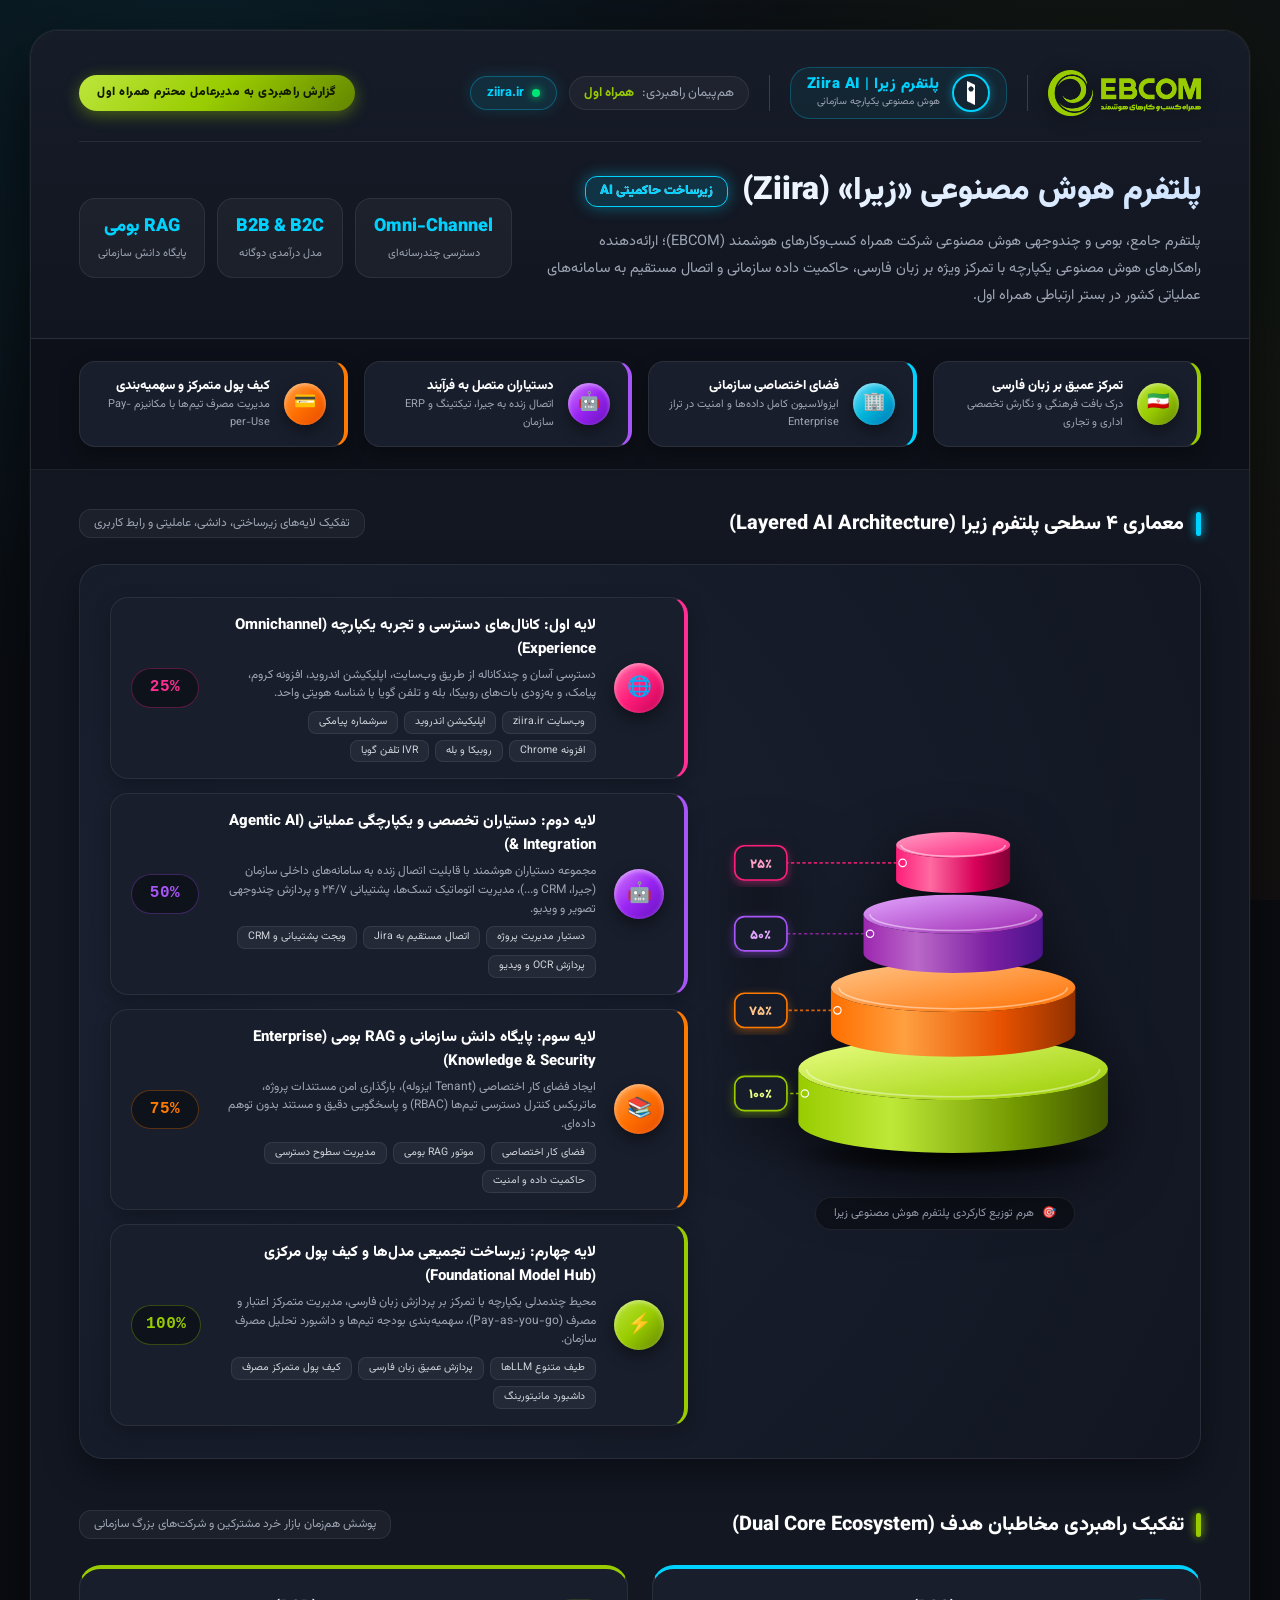
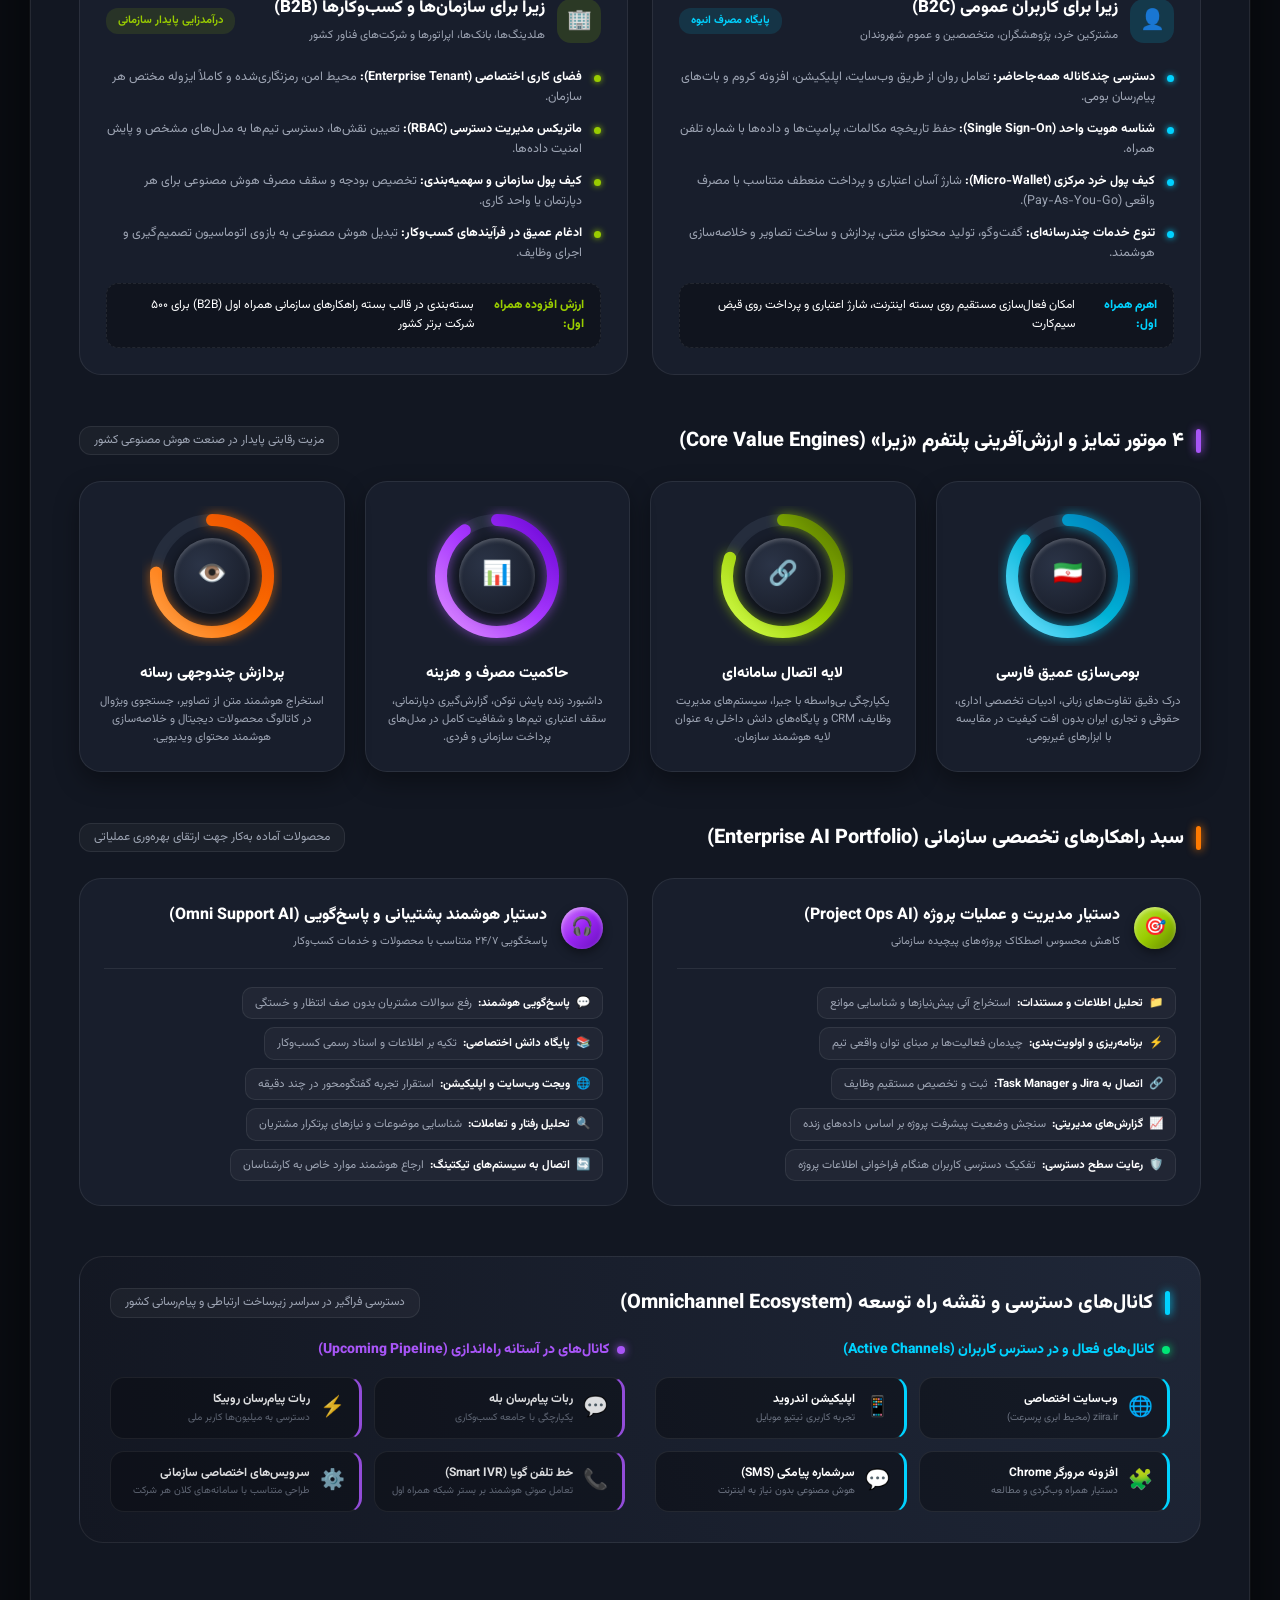
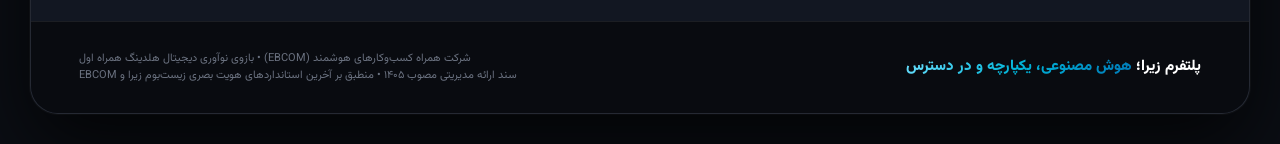
<file: infographics/Ziira/index2.html>
<!doctype html>
<html lang="fa" dir="rtl">
  <head>
    <meta charset="UTF-8" />
    <meta name="viewport" content="width=device-width, initial-scale=1.0" />
    <title>
      اینفوگرافیک راهبردی پلتفرم هوش مصنوعی زیرا (Ziira) | شرکت همراه
      کسب‌وکارهای هوشمند (EBCOM)
    </title>
    <link rel="preconnect" href="https://fonts.googleapis.com" />
    <link rel="preconnect" href="https://fonts.gstatic.com" crossorigin />
    <link
      href="https://fonts.googleapis.com/css2?family=Vazirmatn:wght@300;400;500;600;700;800;900&display=swap"
      rel="stylesheet"
    />
    <style>
      :root {
        --bg-base: #0b0e14;
        --bg-surface: #121722;
        --bg-card: #181e2c;
        --bg-card-hover: #1f2738;
        --bg-glass: rgba(24, 30, 44, 0.75);

        --border-subtle: rgba(255, 255, 255, 0.08);
        --border-light: rgba(255, 255, 255, 0.16);
        --border-glow: rgba(0, 210, 255, 0.3);

        --ziira-cyan: #00d2ff;
        --ziira-cyan-glow: rgba(0, 210, 255, 0.4);
        --ebcom-green: #99cc00;
        --ebcom-green-glow: rgba(153, 204, 0, 0.4);
        --mci-orange: #ff7a00;
        --mci-orange-glow: rgba(255, 122, 0, 0.4);
        --ai-purple: #a855f7;
        --ai-purple-glow: rgba(168, 85, 247, 0.4);
        --ai-pink: #ff2e93;
        --ai-pink-glow: rgba(255, 46, 147, 0.4);

        --grad-cyan: linear-gradient(
          135deg,
          #70e1ff 0%,
          #00b4d8 50%,
          #0077b6 100%
        );
        --grad-yellow: linear-gradient(
          135deg,
          #fff176 0%,
          #ffd600 50%,
          #ff9e00 100%
        );
        --grad-orange: linear-gradient(
          135deg,
          #ffa24a 0%,
          #ff6f00 50%,
          #e64a00 100%
        );
        --grad-purple: linear-gradient(
          135deg,
          #d47bff 0%,
          #9924f2 50%,
          #6811bc 100%
        );
        --grad-pink: linear-gradient(
          135deg,
          #ff6ea7 0%,
          #ff1e7a 50%,
          #c40055 100%
        );
        --grad-green: linear-gradient(
          135deg,
          #bce63d 0%,
          #99cc00 50%,
          #638500 100%
        );

        --text-white: #ffffff;
        --text-dim: #9ea5b4;
        --text-muted: #6b7280;

        --font-family:
          "Vazirmatn", -apple-system, BlinkMacSystemFont, "Segoe UI", Roboto,
          sans-serif;
      }

      * {
        box-sizing: border-box;
        margin: 0;
        padding: 0;
      }

      body {
        background-color: var(--bg-base);
        font-family: var(--font-family);
        color: var(--text-white);
        line-height: 1.6;
        padding: 30px 15px;
        display: flex;
        justify-content: center;
        background-image:
          radial-gradient(
            circle at 15% 10%,
            rgba(0, 210, 255, 0.09) 0%,
            transparent 45%
          ),
          radial-gradient(
            circle at 85% 30%,
            rgba(153, 204, 0, 0.08) 0%,
            transparent 40%
          ),
          radial-gradient(
            circle at 50% 65%,
            rgba(168, 85, 247, 0.08) 0%,
            transparent 50%
          ),
          radial-gradient(
            circle at 80% 90%,
            rgba(255, 122, 0, 0.08) 0%,
            transparent 45%
          );
        background-attachment: fixed;
      }

      .infographic-container {
        width: 100%;
        max-width: 1220px;
        background: var(--bg-surface);
        border-radius: 28px;
        border: 1px solid var(--border-subtle);
        box-shadow:
          0 30px 80px rgba(0, 0, 0, 0.75),
          0 0 1px 1px rgba(255, 255, 255, 0.06);
        overflow: hidden;
        position: relative;
      }

      /* HEADER */
      .header {
        background: linear-gradient(180deg, #161c28 0%, #111520 100%);
        padding: 36px 48px 28px 48px;
        border-bottom: 1px solid var(--border-subtle);
        position: relative;
      }

      .header-top {
        display: flex;
        justify-content: space-between;
        align-items: center;
        border-bottom: 1px solid var(--border-subtle);
        padding-bottom: 22px;
        margin-bottom: 24px;
        flex-wrap: wrap;
        gap: 20px;
      }

      .brand-lockup {
        display: flex;
        align-items: center;
        gap: 20px;
      }

      .ebcom-logo-wrap {
        display: flex;
        align-items: center;
      }

      .ebcom-logo-img {
        height: 46px;
        width: auto;
        max-width: 220px;
        object-fit: contain;
        filter: drop-shadow(0 2px 8px rgba(0, 0, 0, 0.5));
      }

      .brand-divider {
        width: 1px;
        height: 36px;
        background: var(--border-light);
      }

      /* Ziira Brand Badge */
      .ziira-brand-badge {
        display: flex;
        align-items: center;
        gap: 12px;
        background: rgba(0, 210, 255, 0.06);
        border: 1px solid rgba(0, 210, 255, 0.25);
        padding: 6px 16px;
        border-radius: 20px;
      }

      .ziira-logo-circle {
        width: 38px;
        height: 38px;
        border-radius: 50%;
        display: flex;
        align-items: center;
        justify-content: center;
        flex-shrink: 0;
        overflow: hidden;
        padding: 5px;
        background: transparent;
        border: 2px solid var(--ziira-cyan);
        box-shadow: 0 0 10px var(--ziira-cyan-glow);
        transition:
          transform 0.3s ease,
          box-shadow 0.3s ease;
      }

      .ziira-logo-circle:hover {
        transform: scale(1.06);
        box-shadow: 0 0 16px var(--ziira-cyan-glow);
      }

      .ziira-logo-img {
        display: block;
        max-width: 100%;
        max-height: 100%;
        width: auto;
        height: auto;
        object-fit: contain;
      }
      /* ⬆️⬆️⬆️ پایان دایره‌ی لوگو ⬆️⬆️⬆️ */

      .ziira-brand-text {
        display: flex;
        flex-direction: column;
      }

      .ziira-brand-name {
        font-size: 15px;
        font-weight: 900;
        color: var(--ziira-cyan);
        letter-spacing: 0.5px;
        line-height: 1.2;
      }

      .ziira-brand-sub {
        font-size: 10px;
        color: var(--text-dim);
      }

      .strategic-affiliation {
        display: flex;
        align-items: center;
        gap: 12px;
        font-size: 13px;
      }

      .affiliation-pill {
        background: rgba(255, 255, 255, 0.04);
        border: 1px solid var(--border-subtle);
        padding: 6px 14px;
        border-radius: 20px;
        display: flex;
        align-items: center;
        gap: 8px;
        color: var(--text-dim);
      }

      .affiliation-pill strong {
        color: var(--ebcom-green);
      }

      .affiliation-link {
        background: rgba(0, 210, 255, 0.1);
        border: 1px solid rgba(0, 210, 255, 0.3);
        color: var(--ziira-cyan);
        padding: 6px 16px;
        border-radius: 20px;
        text-decoration: none;
        font-size: 13px;
        font-weight: 700;
        display: flex;
        align-items: center;
        gap: 8px;
        transition: all 0.2s ease;
        box-shadow: 0 0 15px rgba(0, 210, 255, 0.15);
      }

      .affiliation-link:hover {
        background: rgba(0, 210, 255, 0.22);
        transform: translateY(-1px);
      }

      .affiliation-link .live-dot {
        width: 8px;
        height: 8px;
        background: #00e676;
        border-radius: 50%;
        box-shadow: 0 0 8px #00e676;
      }

      .exec-badge {
        background: var(--grad-green);
        color: #111a00;
        font-size: 12px;
        font-weight: 900;
        padding: 8px 18px;
        border-radius: 30px;
        box-shadow: 0 4px 16px var(--ebcom-green-glow);
        letter-spacing: 0.5px;
      }

      .hero-title-area {
        display: grid;
        grid-template-columns: 1fr auto;
        gap: 30px;
        align-items: center;
      }

      .hero-text h1 {
        font-size: 32px;
        font-weight: 900;
        margin-bottom: 12px;
        background: linear-gradient(90deg, #ffffff 0%, #d0e4ff 100%);
        -webkit-background-clip: text;
        -webkit-text-fill-color: transparent;
        display: flex;
        align-items: center;
        gap: 14px;
        flex-wrap: wrap;
      }

      .hero-text h1 .badge-glow {
        background: rgba(0, 210, 255, 0.15);
        border: 1px solid var(--ziira-cyan);
        -webkit-text-fill-color: var(--ziira-cyan);
        font-size: 13px;
        padding: 4px 14px;
        border-radius: 12px;
        box-shadow: 0 0 15px var(--ziira-cyan-glow);
      }

      .hero-text p {
        font-size: 14.5px;
        color: var(--text-dim);
        max-width: 840px;
        line-height: 1.85;
        font-weight: 400;
      }

      .hero-quick-kpi {
        display: flex;
        gap: 12px;
      }

      .quick-kpi-item {
        background: rgba(255, 255, 255, 0.04);
        border: 1px solid var(--border-subtle);
        border-radius: 16px;
        padding: 14px 18px;
        text-align: center;
        min-width: 125px;
      }

      .quick-kpi-num {
        font-size: 18px;
        font-weight: 900;
        color: var(--ziira-cyan);
      }

      .quick-kpi-label {
        font-size: 11px;
        color: var(--text-dim);
        margin-top: 4px;
      }

      .strategic-strip {
        display: grid;
        grid-template-columns: repeat(4, 1fr);
        gap: 16px;
        padding: 22px 48px;
        background: rgba(0, 0, 0, 0.3);
        border-bottom: 1px solid var(--border-subtle);
      }

      .strip-card {
        background: var(--bg-card);
        border: 1px solid var(--border-subtle);
        border-radius: 16px;
        padding: 14px 18px;
        display: flex;
        align-items: center;
        gap: 14px;
        box-shadow: 0 8px 20px rgba(0, 0, 0, 0.3);
        transition: all 0.2s;
      }

      .strip-card:hover {
        transform: translateY(-2px);
        border-color: rgba(255, 255, 255, 0.2);
      }

      .strip-card.c-green {
        border-right: 4px solid var(--ebcom-green);
      }
      .strip-card.c-cyan {
        border-right: 4px solid var(--ziira-cyan);
      }
      .strip-card.c-purple {
        border-right: 4px solid var(--ai-purple);
      }
      .strip-card.c-orange {
        border-right: 4px solid var(--mci-orange);
      }

      .strip-icon-sphere {
        width: 42px;
        height: 42px;
        border-radius: 50%;
        display: flex;
        align-items: center;
        justify-content: center;
        font-size: 18px;
        flex-shrink: 0;
        box-shadow:
          0 6px 15px rgba(0, 0, 0, 0.4),
          inset 0 2px 4px rgba(255, 255, 255, 0.4);
      }

      .strip-card.c-green .strip-icon-sphere {
        background: var(--grad-green);
        color: #111a00;
      }
      .strip-card.c-cyan .strip-icon-sphere {
        background: var(--grad-cyan);
        color: #002233;
      }
      .strip-card.c-purple .strip-icon-sphere {
        background: var(--grad-purple);
        color: #fff;
      }
      .strip-card.c-orange .strip-icon-sphere {
        background: var(--grad-orange);
        color: #fff;
      }

      .strip-text-title {
        font-size: 13px;
        font-weight: 800;
        color: var(--text-white);
      }

      .strip-text-desc {
        font-size: 11px;
        color: var(--text-dim);
      }

      .content {
        padding: 38px 48px;
      }

      .section-header {
        display: flex;
        align-items: center;
        justify-content: space-between;
        margin-bottom: 24px;
      }

      .section-title {
        display: flex;
        align-items: center;
        gap: 12px;
      }

      .section-title-bar {
        width: 5px;
        height: 24px;
        border-radius: 4px;
      }

      .bar-cyan {
        background: var(--ziira-cyan);
        box-shadow: 0 0 10px var(--ziira-cyan);
      }
      .bar-green {
        background: var(--ebcom-green);
        box-shadow: 0 0 10px var(--ebcom-green);
      }
      .bar-purple {
        background: var(--ai-purple);
        box-shadow: 0 0 10px var(--ai-purple);
      }
      .bar-pink {
        background: var(--ai-pink);
        box-shadow: 0 0 10px var(--ai-pink);
      }
      .bar-orange {
        background: var(--mci-orange);
        box-shadow: 0 0 10px var(--mci-orange);
      }

      .section-title h2 {
        font-size: 20px;
        font-weight: 800;
        color: var(--text-white);
      }

      .section-subtitle {
        font-size: 12px;
        color: var(--text-dim);
        background: rgba(255, 255, 255, 0.04);
        padding: 4px 14px;
        border-radius: 12px;
        border: 1px solid var(--border-subtle);
      }

      /* ARCH BOX */
      .arch-redesign-box {
        background: radial-gradient(
          circle at 25% 45%,
          #1b2232 0%,
          #121622 100%
        );
        border: 1px solid var(--border-subtle);
        border-radius: 24px;
        padding: 32px 30px;
        margin-bottom: 50px;
        box-shadow: 0 15px 35px rgba(0, 0, 0, 0.4);
      }

      .arch-two-col {
        display: grid;
        grid-template-columns: 450px 1fr;
        gap: 32px;
        align-items: center;
      }

      .pyramid-stage {
        display: flex;
        flex-direction: column;
        align-items: center;
        justify-content: center;
        position: relative;
      }

      .pyramid-svg-clean {
        width: 100%;
        max-width: 440px;
        height: auto;
        filter: drop-shadow(0 20px 30px rgba(0, 0, 0, 0.65));
        overflow: visible;
      }

      .pyramid-footer-note {
        margin-top: 14px;
        text-align: center;
        font-size: 11.5px;
        color: var(--text-dim);
        background: rgba(0, 0, 0, 0.35);
        border: 1px solid var(--border-subtle);
        padding: 6px 18px;
        border-radius: 20px;
        display: flex;
        align-items: center;
        gap: 8px;
      }

      .arch-cards-col {
        display: flex;
        flex-direction: column;
        gap: 14px;
      }

      .arch-capsule-card {
        background: var(--bg-card);
        border: 1px solid var(--border-subtle);
        border-radius: 18px;
        padding: 16px 20px;
        display: grid;
        grid-template-columns: auto 1fr auto;
        align-items: center;
        gap: 18px;
        position: relative;
        transition: all 0.25s ease;
        box-shadow: 0 6px 18px rgba(0, 0, 0, 0.25);
      }

      .arch-capsule-card:hover {
        background: var(--bg-card-hover);
        transform: translateX(-4px);
        border-color: rgba(255, 255, 255, 0.25);
      }

      .arch-capsule-card.tier-1 {
        border-right: 4px solid var(--ai-pink);
      }
      .arch-capsule-card.tier-2 {
        border-right: 4px solid var(--ai-purple);
      }
      .arch-capsule-card.tier-3 {
        border-right: 4px solid var(--mci-orange);
      }
      .arch-capsule-card.tier-4 {
        border-right: 4px solid var(--ebcom-green);
      }

      .capsule-sphere {
        width: 50px;
        height: 50px;
        border-radius: 50%;
        display: flex;
        align-items: center;
        justify-content: center;
        font-size: 20px;
        flex-shrink: 0;
        box-shadow:
          0 6px 16px rgba(0, 0, 0, 0.45),
          inset 0 2px 5px rgba(255, 255, 255, 0.45);
      }

      .tier-1 .capsule-sphere {
        background: var(--grad-pink);
        color: #fff;
      }
      .tier-2 .capsule-sphere {
        background: var(--grad-purple);
        color: #fff;
      }
      .tier-3 .capsule-sphere {
        background: var(--grad-orange);
        color: #fff;
      }
      .tier-4 .capsule-sphere {
        background: var(--grad-green);
        color: #111a00;
      }

      .capsule-info h3 {
        font-size: 15px;
        font-weight: 800;
        color: var(--text-white);
        margin-bottom: 4px;
        display: flex;
        align-items: center;
        gap: 10px;
      }

      .capsule-info p {
        font-size: 12px;
        color: var(--text-dim);
        line-height: 1.55;
      }

      .capsule-tags {
        display: flex;
        flex-wrap: wrap;
        gap: 6px;
        margin-top: 8px;
      }

      .capsule-tag {
        background: rgba(255, 255, 255, 0.05);
        border: 1px solid var(--border-subtle);
        font-size: 10.5px;
        color: #d1d5db;
        padding: 2px 10px;
        border-radius: 8px;
      }

      .capsule-pct-pill {
        font-size: 16px;
        font-weight: 900;
        padding: 6px 14px;
        border-radius: 20px;
        background: rgba(0, 0, 0, 0.4);
        border: 1px solid var(--border-subtle);
        font-family: monospace;
        letter-spacing: 0.5px;
        text-align: center;
        min-width: 68px;
      }

      .tier-1 .capsule-pct-pill {
        color: var(--ai-pink);
        border-color: rgba(255, 46, 147, 0.3);
      }
      .tier-2 .capsule-pct-pill {
        color: var(--ai-purple);
        border-color: rgba(168, 85, 247, 0.3);
      }
      .tier-3 .capsule-pct-pill {
        color: var(--mci-orange);
        border-color: rgba(255, 122, 0, 0.3);
      }
      .tier-4 .capsule-pct-pill {
        color: var(--ebcom-green);
        border-color: rgba(153, 204, 0, 0.3);
      }

      .dual-core-grid {
        display: grid;
        grid-template-columns: 1fr 1fr;
        gap: 24px;
        margin-bottom: 50px;
      }

      .dual-box {
        background: var(--bg-card);
        border: 1px solid var(--border-subtle);
        border-radius: 22px;
        padding: 26px;
        position: relative;
        overflow: hidden;
      }

      .dual-box.b2c {
        border-top: 4px solid var(--ziira-cyan);
      }
      .dual-box.b2b {
        border-top: 4px solid var(--ebcom-green);
      }

      .dual-box-header {
        display: flex;
        justify-content: space-between;
        align-items: center;
        margin-bottom: 20px;
      }

      .dual-title-group {
        display: flex;
        align-items: center;
        gap: 12px;
      }

      .dual-icon-badge {
        width: 44px;
        height: 44px;
        border-radius: 14px;
        display: flex;
        align-items: center;
        justify-content: center;
        font-size: 20px;
      }

      .b2c .dual-icon-badge {
        background: rgba(0, 210, 255, 0.15);
        color: var(--ziira-cyan);
      }
      .b2b .dual-icon-badge {
        background: rgba(153, 204, 0, 0.15);
        color: var(--ebcom-green);
      }

      .dual-title-group h3 {
        font-size: 17px;
        font-weight: 800;
      }

      .dual-tag {
        font-size: 11px;
        font-weight: 700;
        padding: 4px 12px;
        border-radius: 12px;
      }

      .b2c .dual-tag {
        background: rgba(0, 210, 255, 0.12);
        color: var(--ziira-cyan);
      }
      .b2b .dual-tag {
        background: rgba(153, 204, 0, 0.12);
        color: var(--ebcom-green);
      }

      .dual-feature-list {
        list-style: none;
        display: flex;
        flex-direction: column;
        gap: 12px;
      }

      .dual-feature-item {
        display: flex;
        align-items: flex-start;
        gap: 12px;
        font-size: 12.5px;
        color: var(--text-dim);
        line-height: 1.6;
      }

      .dual-feature-bullet {
        width: 7px;
        height: 7px;
        border-radius: 50%;
        margin-top: 8px;
        flex-shrink: 0;
      }

      .b2c .dual-feature-bullet {
        background: var(--ziira-cyan);
        box-shadow: 0 0 6px var(--ziira-cyan);
      }
      .b2b .dual-feature-bullet {
        background: var(--ebcom-green);
        box-shadow: 0 0 6px var(--ebcom-green);
      }

      .dual-feature-item strong {
        color: var(--text-white);
      }

      .dual-bottom-note {
        margin-top: 20px;
        padding: 12px 16px;
        border-radius: 12px;
        font-size: 12px;
        display: flex;
        align-items: center;
        gap: 10px;
        background: rgba(0, 0, 0, 0.3);
        border: 1px dashed var(--border-subtle);
      }

      .gauge-section {
        margin-bottom: 50px;
      }

      .gauge-grid {
        display: grid;
        grid-template-columns: repeat(4, 1fr);
        gap: 20px;
      }

      .gauge-card {
        background: var(--bg-card);
        border: 1px solid var(--border-subtle);
        border-radius: 22px;
        padding: 24px 18px;
        display: flex;
        flex-direction: column;
        align-items: center;
        text-align: center;
        position: relative;
        box-shadow: 0 10px 25px rgba(0, 0, 0, 0.35);
        transition: transform 0.2s;
      }

      .gauge-card:hover {
        transform: translateY(-3px);
        border-color: rgba(255, 255, 255, 0.2);
      }

      .gauge-vis {
        width: 140px;
        height: 140px;
        position: relative;
        display: flex;
        align-items: center;
        justify-content: center;
        margin-bottom: 16px;
      }

      .gauge-svg {
        width: 100%;
        height: 100%;
        transform: rotate(-90deg);
      }

      .gauge-bg-circle {
        fill: none;
        stroke: #252d3d;
        stroke-width: 12;
      }

      .gauge-fill-circle {
        fill: none;
        stroke-width: 12;
        stroke-linecap: round;
        stroke-dasharray: 377;
      }

      .gauge-cyan .gauge-fill-circle {
        stroke: url(#grad-cyan-svg);
        filter: drop-shadow(0 0 6px rgba(0, 210, 255, 0.6));
      }
      .gauge-green .gauge-fill-circle {
        stroke: url(#grad-green-svg);
        filter: drop-shadow(0 0 6px rgba(153, 204, 0, 0.6));
      }
      .gauge-purple .gauge-fill-circle {
        stroke: url(#grad-purple-svg);
        filter: drop-shadow(0 0 6px rgba(168, 85, 247, 0.6));
      }
      .gauge-orange .gauge-fill-circle {
        stroke: url(#grad-orange-svg);
        filter: drop-shadow(0 0 6px rgba(255, 122, 0, 0.6));
      }

      .gauge-inner-sphere {
        position: absolute;
        width: 76px;
        height: 76px;
        border-radius: 50%;
        background: radial-gradient(
          circle at 35% 35%,
          #2b3447 0%,
          #151924 100%
        );
        display: flex;
        align-items: center;
        justify-content: center;
        box-shadow:
          0 4px 14px rgba(0, 0, 0, 0.6),
          inset 0 2px 4px rgba(255, 255, 255, 0.25);
      }

      .gauge-inner-icon {
        font-size: 24px;
        color: var(--text-white);
      }

      .gauge-title {
        font-size: 15px;
        font-weight: 800;
        color: var(--text-white);
        margin-bottom: 6px;
      }

      .gauge-desc {
        font-size: 11.5px;
        color: var(--text-dim);
        line-height: 1.6;
      }

      .pillars-grid {
        display: grid;
        grid-template-columns: repeat(2, 1fr);
        gap: 24px;
        margin-bottom: 50px;
      }

      .pillar-box {
        background: var(--bg-card);
        border: 1px solid var(--border-subtle);
        border-radius: 22px;
        padding: 24px;
      }

      .pillar-header {
        display: flex;
        align-items: center;
        gap: 14px;
        margin-bottom: 18px;
        padding-bottom: 14px;
        border-bottom: 1px solid var(--border-subtle);
      }

      .pillar-sphere-sm {
        width: 42px;
        height: 42px;
        border-radius: 50%;
        display: flex;
        align-items: center;
        justify-content: center;
        font-size: 18px;
        box-shadow:
          0 4px 10px rgba(0, 0, 0, 0.4),
          inset 0 2px 4px rgba(255, 255, 255, 0.4);
      }

      .pillar-header h3 {
        font-size: 16px;
        font-weight: 800;
        color: var(--text-white);
      }

      .feature-tags {
        display: flex;
        flex-wrap: wrap;
        gap: 8px;
      }

      .feature-tag {
        background: rgba(255, 255, 255, 0.04);
        border: 1px solid var(--border-subtle);
        padding: 6px 12px;
        border-radius: 10px;
        font-size: 11.5px;
        color: var(--text-dim);
        display: flex;
        align-items: center;
        gap: 6px;
      }

      .feature-tag strong {
        color: var(--text-white);
      }

      .omni-section {
        background: radial-gradient(
          circle at top right,
          #1f2738 0%,
          #131722 100%
        );
        border: 1px solid var(--border-subtle);
        border-radius: 24px;
        padding: 30px;
        margin-bottom: 40px;
      }

      .omni-layout {
        display: grid;
        grid-template-columns: 1fr 1fr;
        gap: 30px;
      }

      .channel-group-title {
        font-size: 14px;
        font-weight: 800;
        color: var(--ziira-cyan);
        margin-bottom: 16px;
        display: flex;
        align-items: center;
        gap: 8px;
      }

      .channels-flex {
        display: grid;
        grid-template-columns: repeat(2, 1fr);
        gap: 12px;
      }

      .channel-item {
        background: rgba(0, 0, 0, 0.3);
        border: 1px solid var(--border-subtle);
        border-radius: 14px;
        padding: 12px 14px;
        display: flex;
        align-items: center;
        gap: 10px;
      }

      .channel-item.active {
        border-right: 3px solid var(--ziira-cyan);
      }
      .channel-item.pipeline {
        border-right: 3px solid var(--ai-purple);
        opacity: 0.85;
      }

      .status-dot {
        width: 8px;
        height: 8px;
        border-radius: 50%;
      }

      .status-dot.active {
        background: #00e676;
        box-shadow: 0 0 8px #00e676;
      }
      .status-dot.pipeline {
        background: var(--ai-purple);
        box-shadow: 0 0 8px var(--ai-purple);
      }

      .channel-name {
        font-size: 12px;
        font-weight: 700;
        color: var(--text-white);
      }
      .channel-meta {
        font-size: 10px;
        color: var(--text-muted);
      }

      .footer {
        background: #090b10;
        padding: 28px 48px;
        display: flex;
        justify-content: space-between;
        align-items: center;
        border-top: 1px solid var(--border-subtle);
        flex-wrap: wrap;
        gap: 20px;
      }

      .footer-left {
        display: flex;
        align-items: center;
        gap: 16px;
      }

      .footer-slogan {
        font-size: 15px;
        font-weight: 800;
        color: var(--text-white);
      }

      .footer-slogan span {
        background: var(--grad-cyan);
        -webkit-background-clip: text;
        -webkit-text-fill-color: transparent;
      }

      .footer-right {
        font-size: 11px;
        color: var(--text-muted);
        text-align: left;
        line-height: 1.6;
      }

      @media (max-width: 960px) {
        .header,
        .content,
        .strategic-strip,
        .footer {
          padding: 20px;
        }
        .arch-two-col,
        .dual-core-grid,
        .gauge-grid,
        .pillars-grid,
        .omni-layout,
        .strategic-strip {
          grid-template-columns: 1fr;
        }
        .hero-title-area {
          grid-template-columns: 1fr;
        }
      }

      @media print {
        body {
          padding: 0;
          background: #0b0e14;
          -webkit-print-color-adjust: exact;
          print-color-adjust: exact;
        }
        .infographic-container {
          border: none;
          box-shadow: none;
          max-width: 100%;
        }
      }
    </style>
  </head>
  <body>
    <!-- SVG Master Gradients -->
    <svg width="0" height="0" style="position: absolute">
      <defs>
        <linearGradient id="grad-cyan-svg" x1="0%" y1="0%" x2="100%" y2="100%">
          <stop offset="0%" stop-color="#70E1FF" />
          <stop offset="50%" stop-color="#00B4D8" />
          <stop offset="100%" stop-color="#0077B6" />
        </linearGradient>
        <linearGradient id="grad-green-svg" x1="0%" y1="0%" x2="100%" y2="100%">
          <stop offset="0%" stop-color="#D4FF4D" />
          <stop offset="50%" stop-color="#99CC00" />
          <stop offset="100%" stop-color="#557300" />
        </linearGradient>
        <linearGradient
          id="grad-orange-svg"
          x1="0%"
          y1="0%"
          x2="100%"
          y2="100%"
        >
          <stop offset="0%" stop-color="#FFA24A" />
          <stop offset="50%" stop-color="#FF6F00" />
          <stop offset="100%" stop-color="#E64A00" />
        </linearGradient>
        <linearGradient
          id="grad-purple-svg"
          x1="0%"
          y1="0%"
          x2="100%"
          y2="100%"
        >
          <stop offset="0%" stop-color="#DC8CFF" />
          <stop offset="50%" stop-color="#A838FF" />
          <stop offset="100%" stop-color="#6B05D6" />
        </linearGradient>
        <linearGradient id="grad-pink-svg" x1="0%" y1="0%" x2="100%" y2="100%">
          <stop offset="0%" stop-color="#FF6EA7" />
          <stop offset="50%" stop-color="#FF1E7A" />
          <stop offset="100%" stop-color="#BA004E" />
        </linearGradient>
      </defs>
    </svg>

    <div class="infographic-container">
      <!-- HEADER -->
      <header class="header">
        <div class="header-top">
          <div class="brand-lockup">
            <div class="ebcom-logo-wrap">
              <img
                src="../../assets/images/EBCOM.png"
                alt="EBCOM"
                class="ebcom-logo-img"
              />
            </div>

            <div class="brand-divider"></div>

            <div class="ziira-brand-badge">
              <div class="ziira-logo-circle">
                <img
                  src="../../assets/images/zira_sign.png"
                  alt="پلتفرم زیرا | Ziira AI"
                  class="ziira-logo-img"
                />
              </div>
              <div class="ziira-brand-text">
                <span class="ziira-brand-name">پلتفرم زیرا | Ziira AI</span>
                <span class="ziira-brand-sub">هوش مصنوعی یکپارچه سازمانی</span>
              </div>
            </div>

            <div class="brand-divider"></div>

            <div class="strategic-affiliation">
              <div class="affiliation-pill">
                هم‌پیمان راهبردی: <strong>همراه اول</strong>
              </div>
              <a
                href="https://ziira.ir"
                target="_blank"
                class="affiliation-link"
              >
                <span class="live-dot"></span>
                <span>ziira.ir</span>
              </a>
            </div>
          </div>

          <div class="exec-badge">
            گزارش راهبردی به مدیرعامل محترم همراه اول
          </div>
        </div>

        <div class="hero-title-area">
          <div class="hero-text">
            <h1>
              پلتفرم هوش مصنوعی «زیرا» (Ziira)
              <span class="badge-glow">زیرساخت حاکمیتی AI</span>
            </h1>
            <p>
              پلتفرم جامع، بومی و چندوجهی هوش مصنوعی شرکت همراه کسب‌وکارهای
              هوشمند (EBCOM)؛ ارائه‌دهنده راهکارهای هوش مصنوعی یکپارچه با تمرکز
              ویژه بر زبان فارسی، حاکمیت داده سازمانی و اتصال مستقیم به
              سامانه‌های عملیاتی کشور در بستر ارتباطی همراه اول.
            </p>
          </div>

          <div class="hero-quick-kpi">
            <div class="quick-kpi-item">
              <div class="quick-kpi-num">Omni-Channel</div>
              <div class="quick-kpi-label">دسترسی چندرسانه‌ای</div>
            </div>
            <div class="quick-kpi-item">
              <div class="quick-kpi-num">B2B & B2C</div>
              <div class="quick-kpi-label">مدل درآمدی دوگانه</div>
            </div>
            <div class="quick-kpi-item">
              <div class="quick-kpi-num">RAG بومی</div>
              <div class="quick-kpi-label">پایگاه دانش سازمانی</div>
            </div>
          </div>
        </div>
      </header>

      <!-- STRATEGIC VALUE PILLARS -->
      <div class="strategic-strip">
        <div class="strip-card c-green">
          <div class="strip-icon-sphere">🇮🇷</div>
          <div>
            <div class="strip-text-title">تمرکز عمیق بر زبان فارسی</div>
            <div class="strip-text-desc">
              درک بافت فرهنگی و نگارش تخصصی اداری و تجاری
            </div>
          </div>
        </div>

        <div class="strip-card c-cyan">
          <div class="strip-icon-sphere">🏢</div>
          <div>
            <div class="strip-text-title">فضای اختصاصی سازمانی</div>
            <div class="strip-text-desc">
              ایزولاسیون کامل داده‌ها و امنیت در تراز Enterprise
            </div>
          </div>
        </div>

        <div class="strip-card c-purple">
          <div class="strip-icon-sphere">🤖</div>
          <div>
            <div class="strip-text-title">دستیاران متصل به فرآیند</div>
            <div class="strip-text-desc">
              اتصال زنده به جیرا، تیکتینگ و ERP سازمان
            </div>
          </div>
        </div>

        <div class="strip-card c-orange">
          <div class="strip-icon-sphere">💳</div>
          <div>
            <div class="strip-text-title">کیف پول متمرکز و سهمیه‌بندی</div>
            <div class="strip-text-desc">
              مدیریت مصرف تیم‌ها با مکانیزم Pay-per-Use
            </div>
          </div>
        </div>
      </div>

      <!-- MAIN BODY -->
      <div class="content">
        <!-- SECTION 1 -->
        <div class="section-header">
          <div class="section-title">
            <div class="section-title-bar bar-cyan"></div>
            <h2>معماری ۴ سطحی پلتفرم زیرا (Layered AI Architecture)</h2>
          </div>
          <div class="section-subtitle">
            تفکیک لایه‌های زیرساختی، دانشی، عاملیتی و رابط کاربری
          </div>
        </div>

        <div class="arch-redesign-box">
          <div class="arch-two-col">
            <div class="pyramid-stage">
              <svg
                class="pyramid-svg-clean"
                viewBox="0 0 540 480"
                xmlns="http://www.w3.org/2000/svg"
              >
                <defs>
                  <linearGradient
                    id="p-cyl1-top"
                    x1="0%"
                    y1="0%"
                    x2="100%"
                    y2="100%"
                  >
                    <stop offset="0%" stop-color="#FFA0C5" />
                    <stop offset="100%" stop-color="#FF1E7A" />
                  </linearGradient>
                  <linearGradient
                    id="p-cyl1-side"
                    x1="0%"
                    y1="0%"
                    x2="100%"
                    y2="0%"
                  >
                    <stop offset="0%" stop-color="#FF1E7A" />
                    <stop offset="30%" stop-color="#FF6AA2" />
                    <stop offset="70%" stop-color="#D60057" />
                    <stop offset="100%" stop-color="#800034" />
                  </linearGradient>

                  <linearGradient
                    id="p-cyl2-top"
                    x1="0%"
                    y1="0%"
                    x2="100%"
                    y2="100%"
                  >
                    <stop offset="0%" stop-color="#E2A6FF" />
                    <stop offset="100%" stop-color="#9C27B0" />
                  </linearGradient>
                  <linearGradient
                    id="p-cyl2-side"
                    x1="0%"
                    y1="0%"
                    x2="100%"
                    y2="0%"
                  >
                    <stop offset="0%" stop-color="#9C27B0" />
                    <stop offset="30%" stop-color="#BA68C8" />
                    <stop offset="70%" stop-color="#7B1FA2" />
                    <stop offset="100%" stop-color="#4A148C" />
                  </linearGradient>

                  <linearGradient
                    id="p-cyl3-top"
                    x1="0%"
                    y1="0%"
                    x2="100%"
                    y2="100%"
                  >
                    <stop offset="0%" stop-color="#FFC588" />
                    <stop offset="100%" stop-color="#FF6F00" />
                  </linearGradient>
                  <linearGradient
                    id="p-cyl3-side"
                    x1="0%"
                    y1="0%"
                    x2="100%"
                    y2="0%"
                  >
                    <stop offset="0%" stop-color="#FF6F00" />
                    <stop offset="30%" stop-color="#FFA040" />
                    <stop offset="70%" stop-color="#E65100" />
                    <stop offset="100%" stop-color="#8F3000" />
                  </linearGradient>

                  <linearGradient
                    id="p-cyl4-top"
                    x1="0%"
                    y1="0%"
                    x2="100%"
                    y2="100%"
                  >
                    <stop offset="0%" stop-color="#EAFF85" />
                    <stop offset="100%" stop-color="#99CC00" />
                  </linearGradient>
                  <linearGradient
                    id="p-cyl4-side"
                    x1="0%"
                    y1="0%"
                    x2="100%"
                    y2="0%"
                  >
                    <stop offset="0%" stop-color="#99CC00" />
                    <stop offset="30%" stop-color="#BEE838" />
                    <stop offset="70%" stop-color="#739900" />
                    <stop offset="100%" stop-color="#405500" />
                  </linearGradient>

                  <radialGradient id="p-shadow" cx="50%" cy="50%" r="50%">
                    <stop offset="0%" stop-color="rgba(0,0,0,0.85)" />
                    <stop offset="60%" stop-color="rgba(0,0,0,0.4)" />
                    <stop offset="100%" stop-color="transparent" />
                  </radialGradient>

                  <filter
                    id="badge-glow-pink"
                    x="-20%"
                    y="-20%"
                    width="140%"
                    height="140%"
                  >
                    <feDropShadow
                      dx="0"
                      dy="4"
                      stdDeviation="6"
                      flood-color="rgba(255, 46, 147, 0.4)"
                    />
                  </filter>
                  <filter
                    id="badge-glow-purple"
                    x="-20%"
                    y="-20%"
                    width="140%"
                    height="140%"
                  >
                    <feDropShadow
                      dx="0"
                      dy="4"
                      stdDeviation="6"
                      flood-color="rgba(168, 85, 247, 0.4)"
                    />
                  </filter>
                  <filter
                    id="badge-glow-orange"
                    x="-20%"
                    y="-20%"
                    width="140%"
                    height="140%"
                  >
                    <feDropShadow
                      dx="0"
                      dy="4"
                      stdDeviation="6"
                      flood-color="rgba(255, 122, 0, 0.4)"
                    />
                  </filter>
                  <filter
                    id="badge-glow-green"
                    x="-20%"
                    y="-20%"
                    width="140%"
                    height="140%"
                  >
                    <feDropShadow
                      dx="0"
                      dy="4"
                      stdDeviation="6"
                      flood-color="rgba(153, 204, 0, 0.4)"
                    />
                  </filter>
                </defs>

                <ellipse
                  cx="280"
                  cy="445"
                  rx="200"
                  ry="26"
                  fill="url(#p-shadow)"
                />

                <g id="pyr-tier-4">
                  <path
                    d="M 90 340 A 190 38 0 0 0 470 340 L 470 405 A 190 38 0 0 1 90 405 Z"
                    fill="url(#p-cyl4-side)"
                  />
                  <ellipse
                    cx="280"
                    cy="340"
                    rx="190"
                    ry="38"
                    fill="url(#p-cyl4-top)"
                  />
                  <path
                    d="M 100 340 A 180 34 0 0 0 460 340"
                    stroke="rgba(255,255,255,0.4)"
                    stroke-width="2"
                    fill="none"
                  />
                </g>

                <g id="pyr-tier-3">
                  <path
                    d="M 130 240 A 150 30 0 0 0 430 240 L 430 295 A 150 30 0 0 1 130 295 Z"
                    fill="url(#p-cyl3-side)"
                  />
                  <ellipse
                    cx="280"
                    cy="240"
                    rx="150"
                    ry="30"
                    fill="url(#p-cyl3-top)"
                  />
                  <path
                    d="M 140 240 A 140 26 0 0 0 420 240"
                    stroke="rgba(255,255,255,0.45)"
                    stroke-width="2"
                    fill="none"
                  />
                </g>

                <g id="pyr-tier-2">
                  <path
                    d="M 170 150 A 110 24 0 0 0 390 150 L 390 198 A 110 24 0 0 1 170 198 Z"
                    fill="url(#p-cyl2-side)"
                  />
                  <ellipse
                    cx="280"
                    cy="150"
                    rx="110"
                    ry="24"
                    fill="url(#p-cyl2-top)"
                  />
                  <path
                    d="M 178 150 A 102 20 0 0 0 382 150"
                    stroke="rgba(255,255,255,0.45)"
                    stroke-width="2"
                    fill="none"
                  />
                </g>

                <g id="pyr-tier-1">
                  <path
                    d="M 210 65 A 70 16 0 0 0 350 65 L 350 108 A 70 16 0 0 1 210 108 Z"
                    fill="url(#p-cyl1-side)"
                  />
                  <ellipse
                    cx="280"
                    cy="65"
                    rx="70"
                    ry="16"
                    fill="url(#p-cyl1-top)"
                  />
                  <path
                    d="M 216 65 A 64 14 0 0 0 344 65"
                    stroke="rgba(255,255,255,0.5)"
                    stroke-width="2"
                    fill="none"
                  />
                </g>

                <g id="callout-tier-1">
                  <circle
                    cx="218"
                    cy="87"
                    r="4.5"
                    fill="#FF1E7A"
                    stroke="#FFFFFF"
                    stroke-width="1.5"
                  />
                  <path
                    d="M 218 87 L 76 87"
                    stroke="#FF1E7A"
                    stroke-width="2"
                    stroke-dasharray="4,3"
                    opacity="0.85"
                  />
                  <rect
                    x="12"
                    y="66"
                    width="64"
                    height="42"
                    rx="12"
                    fill="#181E2C"
                    stroke="#FF1E7A"
                    stroke-width="2"
                    filter="url(#badge-glow-pink)"
                  />
                  <text
                    x="44"
                    y="93"
                    text-anchor="middle"
                    font-family="'Vazirmatn', sans-serif"
                    font-size="16"
                    font-weight="900"
                    fill="#FFA0C5"
                  >
                    ۲۵٪
                  </text>
                </g>

                <g id="callout-tier-2">
                  <circle
                    cx="178"
                    cy="174"
                    r="4.5"
                    fill="#9C27B0"
                    stroke="#FFFFFF"
                    stroke-width="1.5"
                  />
                  <path
                    d="M 178 174 L 76 174"
                    stroke="#9C27B0"
                    stroke-width="2"
                    stroke-dasharray="4,3"
                    opacity="0.85"
                  />
                  <rect
                    x="12"
                    y="153"
                    width="64"
                    height="42"
                    rx="12"
                    fill="#181E2C"
                    stroke="#A855F7"
                    stroke-width="2"
                    filter="url(#badge-glow-purple)"
                  />
                  <text
                    x="44"
                    y="180"
                    text-anchor="middle"
                    font-family="'Vazirmatn', sans-serif"
                    font-size="16"
                    font-weight="900"
                    fill="#E2A6FF"
                  >
                    ۵۰٪
                  </text>
                </g>

                <g id="callout-tier-3">
                  <circle
                    cx="138"
                    cy="268"
                    r="4.5"
                    fill="#FF6F00"
                    stroke="#FFFFFF"
                    stroke-width="1.5"
                  />
                  <path
                    d="M 138 268 L 76 268"
                    stroke="#FF6F00"
                    stroke-width="2"
                    stroke-dasharray="4,3"
                    opacity="0.85"
                  />
                  <rect
                    x="12"
                    y="247"
                    width="64"
                    height="42"
                    rx="12"
                    fill="#181E2C"
                    stroke="#FF7A00"
                    stroke-width="2"
                    filter="url(#badge-glow-orange)"
                  />
                  <text
                    x="44"
                    y="274"
                    text-anchor="middle"
                    font-family="'Vazirmatn', sans-serif"
                    font-size="16"
                    font-weight="900"
                    fill="#FFC588"
                  >
                    ۷۵٪
                  </text>
                </g>

                <g id="callout-tier-4">
                  <circle
                    cx="98"
                    cy="370"
                    r="4.5"
                    fill="#99CC00"
                    stroke="#FFFFFF"
                    stroke-width="1.5"
                  />
                  <path
                    d="M 98 370 L 76 370"
                    stroke="#99CC00"
                    stroke-width="2"
                    stroke-dasharray="4,3"
                    opacity="0.85"
                  />
                  <rect
                    x="12"
                    y="349"
                    width="64"
                    height="42"
                    rx="12"
                    fill="#181E2C"
                    stroke="#99CC00"
                    stroke-width="2"
                    filter="url(#badge-glow-green)"
                  />
                  <text
                    x="44"
                    y="376"
                    text-anchor="middle"
                    font-family="'Vazirmatn', sans-serif"
                    font-size="16"
                    font-weight="900"
                    fill="#EAFF85"
                  >
                    ۱۰۰٪
                  </text>
                </g>
              </svg>

              <div class="pyramid-footer-note">
                <span>🎯</span>
                <span>هرم توزیع کارکردی پلتفرم هوش مصنوعی زیرا</span>
              </div>
            </div>

            <div class="arch-cards-col">
              <div class="arch-capsule-card tier-1">
                <div class="capsule-sphere">🌐</div>
                <div class="capsule-info">
                  <h3>
                    لایه اول: کانال‌های دسترسی و تجربه یکپارچه (Omnichannel
                    Experience)
                  </h3>
                  <p>
                    دسترسی آسان و چندکاناله از طریق وب‌سایت، اپلیکیشن اندروید،
                    افزونه کروم، پیامک، و به‌زودی بات‌های روبیکا، بله و تلفن
                    گویا با شناسه هویتی واحد.
                  </p>
                  <div class="capsule-tags">
                    <span class="capsule-tag">وب‌سایت ziira.ir</span>
                    <span class="capsule-tag">اپلیکیشن اندروید</span>
                    <span class="capsule-tag">سرشماره پیامکی</span>
                    <span class="capsule-tag">افزونه Chrome</span>
                    <span class="capsule-tag">روبیکا و بله</span>
                    <span class="capsule-tag">IVR تلفن گویا</span>
                  </div>
                </div>
                <div class="capsule-pct-pill">25%</div>
              </div>

              <div class="arch-capsule-card tier-2">
                <div class="capsule-sphere">🤖</div>
                <div class="capsule-info">
                  <h3>
                    لایه دوم: دستیاران تخصصی و یکپارچگی عملیاتی (Agentic AI &
                    Integration)
                  </h3>
                  <p>
                    مجموعه دستیاران هوشمند با قابلیت اتصال زنده به سامانه‌های
                    داخلی سازمان (جیرا، CRM و...)، مدیریت اتوماتیک تسک‌ها،
                    پشتیبانی ۲۴/۷ و پردازش چندوجهی تصویر و ویدیو.
                  </p>
                  <div class="capsule-tags">
                    <span class="capsule-tag">دستیار مدیریت پروژه</span>
                    <span class="capsule-tag">اتصال مستقیم به Jira</span>
                    <span class="capsule-tag">ویجت پشتیبانی و CRM</span>
                    <span class="capsule-tag">پردازش OCR و ویدیو</span>
                  </div>
                </div>
                <div class="capsule-pct-pill">50%</div>
              </div>

              <div class="arch-capsule-card tier-3">
                <div class="capsule-sphere">📚</div>
                <div class="capsule-info">
                  <h3>
                    لایه سوم: پایگاه دانش سازمانی و RAG بومی (Enterprise
                    Knowledge & Security)
                  </h3>
                  <p>
                    ایجاد فضای کار اختصاصی (Tenant ایزوله)، بارگذاری امن مستندات
                    پروژه، ماتریکس کنترل دسترسی تیم‌ها (RBAC) و پاسخگویی دقیق و
                    مستند بدون توهم داده‌ای.
                  </p>
                  <div class="capsule-tags">
                    <span class="capsule-tag">فضای کار اختصاصی</span>
                    <span class="capsule-tag">موتور RAG بومی</span>
                    <span class="capsule-tag">مدیریت سطوح دسترسی</span>
                    <span class="capsule-tag">حاکمیت داده و امنیت</span>
                  </div>
                </div>
                <div class="capsule-pct-pill">75%</div>
              </div>

              <div class="arch-capsule-card tier-4">
                <div class="capsule-sphere">⚡</div>
                <div class="capsule-info">
                  <h3>
                    لایه چهارم: زیرساخت تجمیعی مدل‌ها و کیف پول مرکزی
                    (Foundational Model Hub)
                  </h3>
                  <p>
                    محیط چندمدلی یکپارچه با تمرکز بر پردازش زبان فارسی، مدیریت
                    متمرکز اعتبار و مصرف (Pay-as-you-go)، سهمیه‌بندی بودجه
                    تیم‌ها و داشبورد تحلیل مصرف سازمان.
                  </p>
                  <div class="capsule-tags">
                    <span class="capsule-tag">طیف متنوع LLMها</span>
                    <span class="capsule-tag">پردازش عمیق زبان فارسی</span>
                    <span class="capsule-tag">کیف پول متمرکز مصرف</span>
                    <span class="capsule-tag">داشبورد مانیتورینگ</span>
                  </div>
                </div>
                <div class="capsule-pct-pill">100%</div>
              </div>
            </div>
          </div>
        </div>

        <!-- SECTION 2 -->
        <div class="section-header">
          <div class="section-title">
            <div class="section-title-bar bar-green"></div>
            <h2>تفکیک راهبردی مخاطبان هدف (Dual Core Ecosystem)</h2>
          </div>
          <div class="section-subtitle">
            پوشش هم‌زمان بازار خرد مشترکین و شرکت‌های بزرگ سازمانی
          </div>
        </div>

        <div class="dual-core-grid">
          <div class="dual-box b2c">
            <div class="dual-box-header">
              <div class="dual-title-group">
                <div class="dual-icon-badge">👤</div>
                <div>
                  <h3>زیرا برای کاربران عمومی (B2C)</h3>
                  <span style="font-size: 11.5px; color: var(--text-dim)"
                    >مشترکین خرد، پژوهشگران، متخصصین و عموم شهروندان</span
                  >
                </div>
              </div>
              <span class="dual-tag">پایگاه مصرف انبوه</span>
            </div>

            <ul class="dual-feature-list">
              <li class="dual-feature-item">
                <span class="dual-feature-bullet"></span>
                <div>
                  <strong>دسترسی چندکاناله همه‌جا‌حاضر:</strong> تعامل روان از
                  طریق وب‌سایت، اپلیکیشن، افزونه کروم و بات‌های پیام‌رسان بومی.
                </div>
              </li>
              <li class="dual-feature-item">
                <span class="dual-feature-bullet"></span>
                <div>
                  <strong>شناسه هویت واحد (Single Sign-On):</strong> حفظ تاریخچه
                  مکالمات، پرامپت‌ها و داده‌ها با شماره تلفن همراه.
                </div>
              </li>
              <li class="dual-feature-item">
                <span class="dual-feature-bullet"></span>
                <div>
                  <strong>کیف پول خرد مرکزی (Micro-Wallet):</strong> شارژ آسان
                  اعتباری و پرداخت منعطف متناسب با مصرف واقعی (Pay-As-You-Go).
                </div>
              </li>
              <li class="dual-feature-item">
                <span class="dual-feature-bullet"></span>
                <div>
                  <strong>تنوع خدمات چندرسانه‌ای:</strong> گفت‌وگو، تولید محتوای
                  متنی، پردازش و ساخت تصاویر و خلاصه‌سازی هوشمند.
                </div>
              </li>
            </ul>

            <div class="dual-bottom-note">
              <span style="color: var(--ziira-cyan); font-weight: 800"
                >اهرم همراه اول:</span
              >
              <span
                >امکان فعال‌سازی مستقیم روی بسته اینترنت، شارژ اعتباری و پرداخت
                روی قبض سیم‌کارت</span
              >
            </div>
          </div>

          <div class="dual-box b2b">
            <div class="dual-box-header">
              <div class="dual-title-group">
                <div class="dual-icon-badge">🏢</div>
                <div>
                  <h3>زیرا برای سازمان‌ها و کسب‌وکارها (B2B)</h3>
                  <span style="font-size: 11.5px; color: var(--text-dim)"
                    >هلدینگ‌ها، بانک‌ها، اپراتورها و شرکت‌های فناور کشور</span
                  >
                </div>
              </div>
              <span class="dual-tag">درآمدزایی پایدار سازمانی</span>
            </div>

            <ul class="dual-feature-list">
              <li class="dual-feature-item">
                <span class="dual-feature-bullet"></span>
                <div>
                  <strong>فضای کاری اختصاصی (Enterprise Tenant):</strong> محیط
                  امن، رمزنگاری‌شده و کاملاً ایزوله مختص هر سازمان.
                </div>
              </li>
              <li class="dual-feature-item">
                <span class="dual-feature-bullet"></span>
                <div>
                  <strong>ماتریکس مدیریت دسترسی (RBAC):</strong> تعیین نقش‌ها،
                  دسترسی تیم‌ها به مدل‌های مشخص و پایش امنیت داده‌ها.
                </div>
              </li>
              <li class="dual-feature-item">
                <span class="dual-feature-bullet"></span>
                <div>
                  <strong>کیف پول سازمانی و سهمیه‌بندی:</strong> تخصیص بودجه و
                  سقف مصرف هوش مصنوعی برای هر دپارتمان یا واحد کاری.
                </div>
              </li>
              <li class="dual-feature-item">
                <span class="dual-feature-bullet"></span>
                <div>
                  <strong>ادغام عمیق در فرآیندهای کسب‌وکار:</strong> تبدیل هوش
                  مصنوعی به بازوی اتوماسیون تصمیم‌گیری و اجرای وظایف.
                </div>
              </li>
            </ul>

            <div class="dual-bottom-note">
              <span style="color: var(--ebcom-green); font-weight: 800"
                >ارزش افزوده همراه اول:</span
              >
              <span
                >بسته‌بندی در قالب بسته راهکارهای سازمانی همراه اول (B2B) برای
                ۵۰۰ شرکت برتر کشور</span
              >
            </div>
          </div>
        </div>

        <!-- SECTION 3 -->
        <div class="gauge-section">
          <div class="section-header">
            <div class="section-title">
              <div class="section-title-bar bar-purple"></div>
              <h2>
                ۴ موتور تمایز و ارزش‌آفرینی پلتفرم «زیرا» (Core Value Engines)
              </h2>
            </div>
            <div class="section-subtitle">
              مزیت رقابتی پایدار در صنعت هوش مصنوعی کشور
            </div>
          </div>

          <div class="gauge-grid">
            <div class="gauge-card gauge-cyan">
              <div class="gauge-vis">
                <svg class="gauge-svg" viewBox="0 0 140 140">
                  <circle
                    class="gauge-bg-circle"
                    cx="70"
                    cy="70"
                    r="56"
                  ></circle>
                  <circle
                    class="gauge-fill-circle"
                    cx="70"
                    cy="70"
                    r="56"
                    style="stroke-dashoffset: 75"
                  ></circle>
                </svg>
                <div class="gauge-inner-sphere">
                  <span class="gauge-inner-icon">🇮🇷</span>
                </div>
              </div>
              <div class="gauge-title">بومی‌سازی عمیق فارسی</div>
              <div class="gauge-desc">
                درک دقیق تفاوت‌های زبانی، ادبیات تخصصی اداری، حقوقی و تجاری
                ایران بدون افت کیفیت در مقایسه با ابزارهای غیربومی.
              </div>
            </div>

            <div class="gauge-card gauge-green">
              <div class="gauge-vis">
                <svg class="gauge-svg" viewBox="0 0 140 140">
                  <circle
                    class="gauge-bg-circle"
                    cx="70"
                    cy="70"
                    r="56"
                  ></circle>
                  <circle
                    class="gauge-fill-circle"
                    cx="70"
                    cy="70"
                    r="56"
                    style="stroke-dashoffset: 95"
                  ></circle>
                </svg>
                <div class="gauge-inner-sphere">
                  <span class="gauge-inner-icon">🔗</span>
                </div>
              </div>
              <div class="gauge-title">لایه اتصال سامانه‌ای</div>
              <div class="gauge-desc">
                یکپارچگی بی‌واسطه با جیرا، سیستم‌های مدیریت وظایف، CRM و
                پایگاه‌های دانش داخلی به عنوان لایه هوشمند سازمان.
              </div>
            </div>

            <div class="gauge-card gauge-purple">
              <div class="gauge-vis">
                <svg class="gauge-svg" viewBox="0 0 140 140">
                  <circle
                    class="gauge-bg-circle"
                    cx="70"
                    cy="70"
                    r="56"
                  ></circle>
                  <circle
                    class="gauge-fill-circle"
                    cx="70"
                    cy="70"
                    r="56"
                    style="stroke-dashoffset: 60"
                  ></circle>
                </svg>
                <div class="gauge-inner-sphere">
                  <span class="gauge-inner-icon">📊</span>
                </div>
              </div>
              <div class="gauge-title">حاکمیت مصرف و هزینه</div>
              <div class="gauge-desc">
                داشبورد زنده پایش توکن، گزارش‌گیری دپارتمانی، سقف اعتباری تیم‌ها
                و شفافیت کامل در مدل‌های پرداخت سازمانی و فردی.
              </div>
            </div>

            <div class="gauge-card gauge-orange">
              <div class="gauge-vis">
                <svg class="gauge-svg" viewBox="0 0 140 140">
                  <circle
                    class="gauge-bg-circle"
                    cx="70"
                    cy="70"
                    r="56"
                  ></circle>
                  <circle
                    class="gauge-fill-circle"
                    cx="70"
                    cy="70"
                    r="56"
                    style="stroke-dashoffset: 110"
                  ></circle>
                </svg>
                <div class="gauge-inner-sphere">
                  <span class="gauge-inner-icon">👁️</span>
                </div>
              </div>
              <div class="gauge-title">پردازش چندوجهی رسانه</div>
              <div class="gauge-desc">
                استخراج هوشمند متن از تصاویر، جستجوی ویژوال در کاتالوگ محصولات
                دیجیتال و خلاصه‌سازی هوشمند محتوای ویدیویی.
              </div>
            </div>
          </div>
        </div>

        <!-- SECTION 4 -->
        <div class="section-header">
          <div class="section-title">
            <div class="section-title-bar bar-orange"></div>
            <h2>سبد راهکارهای تخصصی سازمانی (Enterprise AI Portfolio)</h2>
          </div>
          <div class="section-subtitle">
            محصولات آماده به‌کار جهت ارتقای بهره‌وری عملیاتی
          </div>
        </div>

        <div class="pillars-grid">
          <div class="pillar-box">
            <div class="pillar-header">
              <div
                class="pillar-sphere-sm"
                style="background: var(--grad-green); color: #111a00"
              >
                🎯
              </div>
              <div>
                <h3>دستیار مدیریت و عملیات پروژه (Project Ops AI)</h3>
                <span style="font-size: 11px; color: var(--text-dim)"
                  >کاهش محسوس اصطکاک پروژه‌های پیچیده سازمانی</span
                >
              </div>
            </div>
            <div class="feature-tags">
              <div class="feature-tag">
                📁 <strong>تحلیل اطلاعات و مستندات:</strong> استخراج آنی
                پیش‌نیازها و شناسایی موانع
              </div>
              <div class="feature-tag">
                ⚡ <strong>برنامه‌ریزی و اولویت‌بندی:</strong> چیدمان فعالیت‌ها
                بر مبنای توان واقعی تیم
              </div>
              <div class="feature-tag">
                🔗 <strong>اتصال به Jira و Task Manager:</strong> ثبت و تخصیص
                مستقیم وظایف
              </div>
              <div class="feature-tag">
                📈 <strong>گزارش‌های مدیریتی:</strong> سنجش وضعیت پیشرفت پروژه
                بر اساس داده‌های زنده
              </div>
              <div class="feature-tag">
                🛡️ <strong>رعایت سطح دسترسی:</strong> تفکیک دسترسی کاربران هنگام
                فراخوانی اطلاعات پروژه
              </div>
            </div>
          </div>

          <div class="pillar-box">
            <div class="pillar-header">
              <div
                class="pillar-sphere-sm"
                style="background: var(--grad-purple); color: #fff"
              >
                🎧
              </div>
              <div>
                <h3>دستیار هوشمند پشتیبانی و پاسخ‌گویی (Omni Support AI)</h3>
                <span style="font-size: 11px; color: var(--text-dim)"
                  >پاسخگویی ۲۴/۷ متناسب با محصولات و خدمات کسب‌وکار</span
                >
              </div>
            </div>
            <div class="feature-tags">
              <div class="feature-tag">
                💬 <strong>پاسخ‌گویی هوشمند:</strong> رفع سوالات مشتریان بدون صف
                انتظار و خستگی
              </div>
              <div class="feature-tag">
                📚 <strong>پایگاه دانش اختصاصی:</strong> تکیه بر اطلاعات و اسناد
                رسمی کسب‌وکار
              </div>
              <div class="feature-tag">
                🌐 <strong>ویجت وب‌سایت و اپلیکیشن:</strong> استقرار تجربه
                گفتگو‌محور در چند دقیقه
              </div>
              <div class="feature-tag">
                🔍 <strong>تحلیل رفتار و تعاملات:</strong> شناسایی موضوعات و
                نیازهای پرتکرار مشتریان
              </div>
              <div class="feature-tag">
                🔄 <strong>اتصال به سیستم‌های تیکتینگ:</strong> ارجاع هوشمند
                موارد خاص به کارشناسان
              </div>
            </div>
          </div>
        </div>

        <!-- SECTION 5 -->
        <div class="omni-section">
          <div class="section-header" style="margin-bottom: 20px">
            <div class="section-title">
              <div class="section-title-bar bar-cyan"></div>
              <h2>کانال‌های دسترسی و نقشه راه توسعه (Omnichannel Ecosystem)</h2>
            </div>
            <div class="section-subtitle">
              دسترسی فراگیر در سراسر زیرساخت ارتباطی و پیام‌رسانی کشور
            </div>
          </div>

          <div class="omni-layout">
            <div>
              <div class="channel-group-title">
                <span class="status-dot active"></span>
                <span>کانال‌های فعال و در دسترس کاربران (Active Channels)</span>
              </div>
              <div class="channels-flex">
                <div class="channel-item active">
                  <span style="font-size: 20px">🌐</span>
                  <div>
                    <div class="channel-name">وب‌سایت اختصاصی</div>
                    <div class="channel-meta">ziira.ir (محیط ابری پرسرعت)</div>
                  </div>
                </div>
                <div class="channel-item active">
                  <span style="font-size: 20px">📱</span>
                  <div>
                    <div class="channel-name">اپلیکیشن اندروید</div>
                    <div class="channel-meta">تجربه کاربری نیتیو موبایل</div>
                  </div>
                </div>
                <div class="channel-item active">
                  <span style="font-size: 20px">🧩</span>
                  <div>
                    <div class="channel-name">افزونه مرورگر Chrome</div>
                    <div class="channel-meta">
                      دستیار همراه وب‌گردی و مطالعه
                    </div>
                  </div>
                </div>
                <div class="channel-item active">
                  <span style="font-size: 20px">💬</span>
                  <div>
                    <div class="channel-name">سرشماره پیامکی (SMS)</div>
                    <div class="channel-meta">
                      هوش مصنوعی بدون نیاز به اینترنت
                    </div>
                  </div>
                </div>
              </div>
            </div>

            <div>
              <div class="channel-group-title" style="color: var(--ai-purple)">
                <span class="status-dot pipeline"></span>
                <span>کانال‌های در آستانه راه‌اندازی (Upcoming Pipeline)</span>
              </div>
              <div class="channels-flex">
                <div class="channel-item pipeline">
                  <span style="font-size: 20px">💬</span>
                  <div>
                    <div class="channel-name">ربات پیام‌رسان بله</div>
                    <div class="channel-meta">یکپارچگی با جامعه کسب‌وکاری</div>
                  </div>
                </div>
                <div class="channel-item pipeline">
                  <span style="font-size: 20px">⚡</span>
                  <div>
                    <div class="channel-name">ربات پیام‌رسان روبیکا</div>
                    <div class="channel-meta">
                      دسترسی به میلیون‌ها کاربر ملی
                    </div>
                  </div>
                </div>
                <div class="channel-item pipeline">
                  <span style="font-size: 20px">📞</span>
                  <div>
                    <div class="channel-name">خط تلفن گویا (Smart IVR)</div>
                    <div class="channel-meta">
                      تعامل صوتی هوشمند بر بستر شبکه همراه اول
                    </div>
                  </div>
                </div>
                <div class="channel-item pipeline">
                  <span style="font-size: 20px">⚙️</span>
                  <div>
                    <div class="channel-name">سرویس‌های اختصاصی سازمانی</div>
                    <div class="channel-meta">
                      طراحی متناسب با سامانه‌های کلان هر شرکت
                    </div>
                  </div>
                </div>
              </div>
            </div>
          </div>
        </div>
      </div>

      <!-- FOOTER -->
      <footer class="footer">
        <div class="footer-left">
          <div class="footer-slogan">
            پلتفرم زیرا؛ <span>هوش مصنوعی، یکپارچه و در دسترس</span>
          </div>
        </div>
        <div class="footer-right">
          شرکت همراه کسب‌وکارهای هوشمند (EBCOM) • بازوی نوآوری دیجیتال هلدینگ
          همراه اول<br />
          سند ارائه مدیریتی مصوب ۱۴۰۵ • منطبق بر آخرین استانداردهای هویت بصری
          زیست‌بوم زیرا و EBCOM
        </div>
      </footer>
    </div>
  </body>
</html>
</file>
<file: assets/css/style.css>
/* ============================================================
   EBCOM Infographics Landing
   Square Cards — Dark Theme
   Each card matches its product brand color
   ============================================================ */

/* فونت سفارشی */
@font-face {
  font-family: "IranYekanX";
  src: url("../../assets/fonts/IRANYekanXVFaNumVF.woff2") format("woff2");
  font-display: swap;
}

:root {
  /* Credit Brand — Orange #FF7722 */
  --credit: #ff7722;
  --credit-light: #ffa066;
  --credit-dark: #cc5a0a;
  --credit-glow: rgba(255, 119, 34, 0.55);

  /* Ziira Brand — Purple */
  --ziira: #6d28d9;
  --ziira-light: #8b5cf6;
  --ziira-dark: #4c1d95;
  --ziira-glow: rgba(109, 40, 217, 0.55);

  /* Ewano Merchant Brand — Mint Green */
  --ewano: #3dd598;
  --ewano-light: #5fe0a8;
  --ewano-dark: #00a88e;
  --ewano-glow: rgba(61, 213, 152, 0.55);

  /* EBCOM Brand — Lime */
  --ebcom: #b8e600;
  --ebcom-light: #c9f01f;
  --ebcom-dark: #99cc00;
  --ebcom-glow: rgba(153, 204, 0, 0.55);

  /* Dark Palette */
  --bg-base: #0a0a0f;
  --bg-card: #14141c;
  --text-white: #ffffff;
  --text-soft: #e5e7eb;
  --text-muted: #9ca3af;
  --border-subtle: rgba(255, 255, 255, 0.08);

  --font-family:
    "IranYekanX", -apple-system, BlinkMacSystemFont, "Segoe UI", Roboto,
    sans-serif;

  /* ✅ ابعاد کارت مربعی */
  --card-size: 320px;
  --card-radius: 28px;
}

* {
  box-sizing: border-box;
  margin: 0;
  padding: 0;
}

html {
  scroll-behavior: smooth;
}

body {
  font-family: var(--font-family);
  background: var(--bg-base);
  color: var(--text-soft);
  line-height: 1.7;
  min-height: 100vh;
  display: flex;
  align-items: center;
  justify-content: center;
  padding: 60px 20px;
  background-image:
    radial-gradient(
      circle at 15% 15%,
      rgba(255, 119, 34, 0.12) 0%,
      transparent 45%
    ),
    radial-gradient(
      circle at 85% 85%,
      rgba(109, 40, 217, 0.15) 0%,
      transparent 45%
    );
  background-attachment: fixed;
}

.container {
  width: 100%;
  max-width: 1200px;
}

/* ============================================================
   GRID
   ============================================================ */
.grid {
  display: grid;
  grid-template-columns: repeat(4, 1fr);
  justify-content: center;
  align-items: stretch;
  gap: 28px;
  padding: 40px 0;
  margin: 0 auto;
}

/* ============================================================
   CARD — پایه (مربعی با گوشه‌های گرد)
   ============================================================ */
.card {
  width: 100%;
  height: var(--card-size);
  border-radius: var(--card-radius);
  overflow: hidden;
  position: relative;
  flex-shrink: 0;
  background: var(--bg-card);
  transition:
    transform 0.35s ease,
    box-shadow 0.35s ease,
    border-color 0.3s ease;
  box-shadow:
    0 20px 50px rgba(0, 0, 0, 0.55),
    0 4px 12px rgba(0, 0, 0, 0.35);
  animation: cardFadeIn 0.7s cubic-bezier(0.16, 1, 0.3, 1) backwards;
}

.card:nth-child(1) { animation-delay: 0.05s; }
.card:nth-child(2) { animation-delay: 0.15s; }
.card:nth-child(3) { animation-delay: 0.25s; }
.card:nth-child(4) { animation-delay: 0.35s; }

@keyframes cardFadeIn {
  from {
    opacity: 0;
    transform: translateY(30px) scale(0.96);
  }
  to {
    opacity: 1;
    transform: translateY(0) scale(1);
  }
}

.card-link {
  display: flex;
  flex-direction: column;
  align-items: center;
  justify-content: center;
  text-align: center;
  text-decoration: none;
  color: inherit;
  width: 100%;
  height: 100%;
  padding: 32px 24px;
  border-radius: var(--card-radius);
  gap: 8px;
}

/* ============================================================
   CARD ICON — دایره شفاف با حاشیه رنگی
   ============================================================ */
.card-icon {
  width: 90px;
  height: 90px;
  border-radius: 50%;
  display: flex;
  align-items: center;
  justify-content: center;
  flex-shrink: 0;
  margin: 0 auto 18px auto;
  overflow: hidden;
  padding: 14px;
  position: relative;
  background: transparent;
  transition:
    transform 0.3s ease,
    box-shadow 0.3s ease;
}

.card-icon img {
  display: block;
  max-width: 100%;
  max-height: 100%;
  width: auto;
  height: auto;
  object-fit: contain;
  position: relative;
  z-index: 1;
}

.card:hover .card-icon {
  transform: scale(1.05);
}

/* ============================================================
   CARD BODY
   ============================================================ */
.card-body {
  display: flex;
  flex-direction: column;
  align-items: center;
  text-align: center;
  width: 100%;
  flex-grow: 1;
}

.card-body h3 {
  font-size: 22px;
  font-weight: 900;
  color: var(--text-white);
  margin-bottom: 8px;
  letter-spacing: 0.3px;
  line-height: 1.3;
}

.card-body p {
  font-size: 13px;
  color: var(--text-muted);
  line-height: 1.75;
  margin-bottom: 16px;
}

/* ============================================================
   CARD CTA — دکمه «مشاهده ←»
   ============================================================ */
.card-cta {
  display: inline-flex;
  align-items: center;
  justify-content: center;
  gap: 6px;
  font-size: 14px;
  font-weight: 800;
  padding: 8px 20px;
  border-radius: 20px;
  transition: all 0.25s ease;
  margin-top: auto;
}

.card:hover .card-cta {
  transform: translateX(-3px);
}

/* ============================================================
   کارت Credit — تم نارنجی #FF7722
   ============================================================ */
.card-credit {
  --card-accent: var(--credit);
  border: 2px solid rgba(255, 119, 34, 0.4);
  background: radial-gradient(
    circle at 30% 20%,
    rgba(255, 119, 34, 0.2) 0%,
    var(--bg-card) 65%
  );
}

.card-credit:hover {
  transform: translateY(-8px) scale(1.03);
  border-color: var(--credit);
  box-shadow:
    0 35px 70px rgba(255, 119, 34, 0.45),
    0 15px 30px rgba(0, 0, 0, 0.55);
}

.card-credit .card-icon {
  background: transparent;
  border: 2px solid var(--credit);
  box-shadow: 0 0 16px var(--credit-glow);
}

.card-credit:hover .card-icon {
  box-shadow: 0 0 26px var(--credit-glow);
}

.card-credit .card-cta {
  color: var(--credit);
  background: rgba(255, 119, 34, 0.15);
  border: 1px solid rgba(255, 119, 34, 0.45);
}

.card-credit:hover .card-cta {
  background: var(--credit);
  color: #1a0d02;
}

/* ============================================================
   کارت Ziira — تم بنفش #6d28d9
   ============================================================ */
.card-ziira {
  --card-accent: var(--ziira);
  border: 2px solid rgba(109, 40, 217, 0.45);
  background: radial-gradient(
    circle at 30% 20%,
    rgba(109, 40, 217, 0.22) 0%,
    var(--bg-card) 65%
  );
}

.card-ziira:hover {
  transform: translateY(-8px) scale(1.03);
  border-color: var(--ziira);
  box-shadow:
    0 35px 70px rgba(109, 40, 217, 0.45),
    0 15px 30px rgba(0, 0, 0, 0.55);
}

.card-ziira .card-icon {
  background: transparent;
  border: 2px solid var(--ziira);
  box-shadow: 0 0 16px var(--ziira-glow);
}

.card-ziira:hover .card-icon {
  box-shadow: 0 0 26px var(--ziira-glow);
}

.card-ziira .card-cta {
  color: var(--ziira-light);
  background: rgba(109, 40, 217, 0.2);
  border: 1px solid rgba(109, 40, 217, 0.45);
}

.card-ziira:hover .card-cta {
  background: var(--ziira);
  color: #fff;
}

/* ============================================================
   کارت Ewano Merchant — تم سبز نعنایی #3DD598
   ============================================================ */
.card-ewano {
  --card-accent: var(--ewano);
  border: 2px solid rgba(61, 213, 152, 0.4);
  background: radial-gradient(
    circle at 30% 20%,
    rgba(61, 213, 152, 0.18) 0%,
    var(--bg-card) 65%
  );
}

.card-ewano:hover {
  transform: translateY(-8px) scale(1.03);
  border-color: var(--ewano);
  box-shadow:
    0 35px 70px rgba(61, 213, 152, 0.4),
    0 15px 30px rgba(0, 0, 0, 0.55);
}

.card-ewano .card-icon {
  background: transparent;
  border: 2px solid var(--ewano);
  box-shadow: 0 0 16px var(--ewano-glow);
}

.card-ewano:hover .card-icon {
  box-shadow: 0 0 26px var(--ewano-glow);
}

.card-ewano .card-cta {
  color: var(--ewano);
  background: rgba(61, 213, 152, 0.15);
  border: 1px solid rgba(61, 213, 152, 0.4);
}

.card-ewano:hover .card-cta {
  background: var(--ewano);
  color: #071210;
}

/* ============================================================
   کارت EBCOM News — تم لایم #B8E600
   ============================================================ */
.card-ebcom {
  --card-accent: var(--ebcom);
  border: 2px solid rgba(153, 204, 0, 0.4);
  background: radial-gradient(
    circle at 30% 20%,
    rgba(153, 204, 0, 0.18) 0%,
    var(--bg-card) 65%
  );
}

.card-ebcom:hover {
  transform: translateY(-8px) scale(1.03);
  border-color: var(--ebcom);
  box-shadow:
    0 35px 70px rgba(153, 204, 0, 0.4),
    0 15px 30px rgba(0, 0, 0, 0.55);
}

.card-ebcom .card-icon {
  background: transparent;
  border: 2px solid var(--ebcom);
  box-shadow: 0 0 16px var(--ebcom-glow);
}

.card-ebcom:hover .card-icon {
  box-shadow: 0 0 26px var(--ebcom-glow);
}

.card-ebcom .card-cta {
  color: var(--ebcom);
  background: rgba(153, 204, 0, 0.15);
  border: 1px solid rgba(153, 204, 0, 0.4);
}

.card-ebcom:hover .card-cta {
  background: var(--ebcom);
  color: #071210;
}

/* ============================================================
   لوگوی Ewano (در هدر صفحات داخلی)
   ============================================================ */
.ewano-logo-box {
  display: flex;
  align-items: center;
  justify-content: flex-start;
  width: auto;
  min-width: 160px;
  height: 64px;
  overflow: visible;
  flex-shrink: 0;
}

.ewano-logo-full {
  display: block;
  height: 100%;
  width: auto;
  max-width: 260px;
  object-fit: contain;
  object-position: right center;
}

/* ============================================================
   RESPONSIVE
   ============================================================ */
@media (max-width: 1100px) {
  .grid {
    grid-template-columns: repeat(2, 1fr);
    gap: 24px;
  }
}

@media (max-width: 900px) {
  :root {
    --card-size: 300px;
  }
  .card-link {
    padding: 28px 20px;
  }
  .card-icon {
    width: 80px;
    height: 80px;
    padding: 12px;
  }
  .card-body h3 {
    font-size: 20px;
  }
  .card-body p {
    font-size: 12.5px;
  }
  .ewano-logo-box {
    height: 52px;
    min-width: 130px;
  }
}

@media (max-width: 700px) {
  :root {
    --card-size: 280px;
    --card-radius: 24px;
  }
  body {
    padding: 40px 16px;
  }
  .grid {
    grid-template-columns: 1fr;
    gap: 20px;
  }
  .card-link {
    padding: 24px 20px;
  }
  .card-icon {
    width: 70px;
    height: 70px;
    padding: 10px;
    margin-bottom: 14px;
  }
  .card-body h3 {
    font-size: 19px;
  }
  .card-body p {
    font-size: 12px;
    line-height: 1.65;
  }
  .card-cta {
    padding: 6px 16px;
    font-size: 13px;
  }
  .ewano-logo-box {
    height: 44px;
    min-width: 110px;
  }
}

@media (max-width: 360px) {
  :root {
    --card-size: 260px;
    --card-radius: 22px;
  }
  .card-icon {
    width: 62px;
    height: 62px;
    padding: 8px;
  }
  .card-body h3 {
    font-size: 17px;
  }
  .card-body p {
    font-size: 11.5px;
  }
  .ewano-logo-box {
    height: 38px;
    min-width: 95px;
  }
}

/* ============================================================
   دسترس‌پذیری
   ============================================================ */
@media (prefers-reduced-motion: reduce) {
  .card,
  .card-icon,
  .card-cta {
    animation: none !important;
    transition: none !important;
  }
}

/* ============================================================
   PRINT
   ============================================================ */
@media print {
  body {
    background: #fff;
    padding: 0;
  }
  .card {
    box-shadow: none;
    border: 1px solid #ccc;
  }
}
</file>
